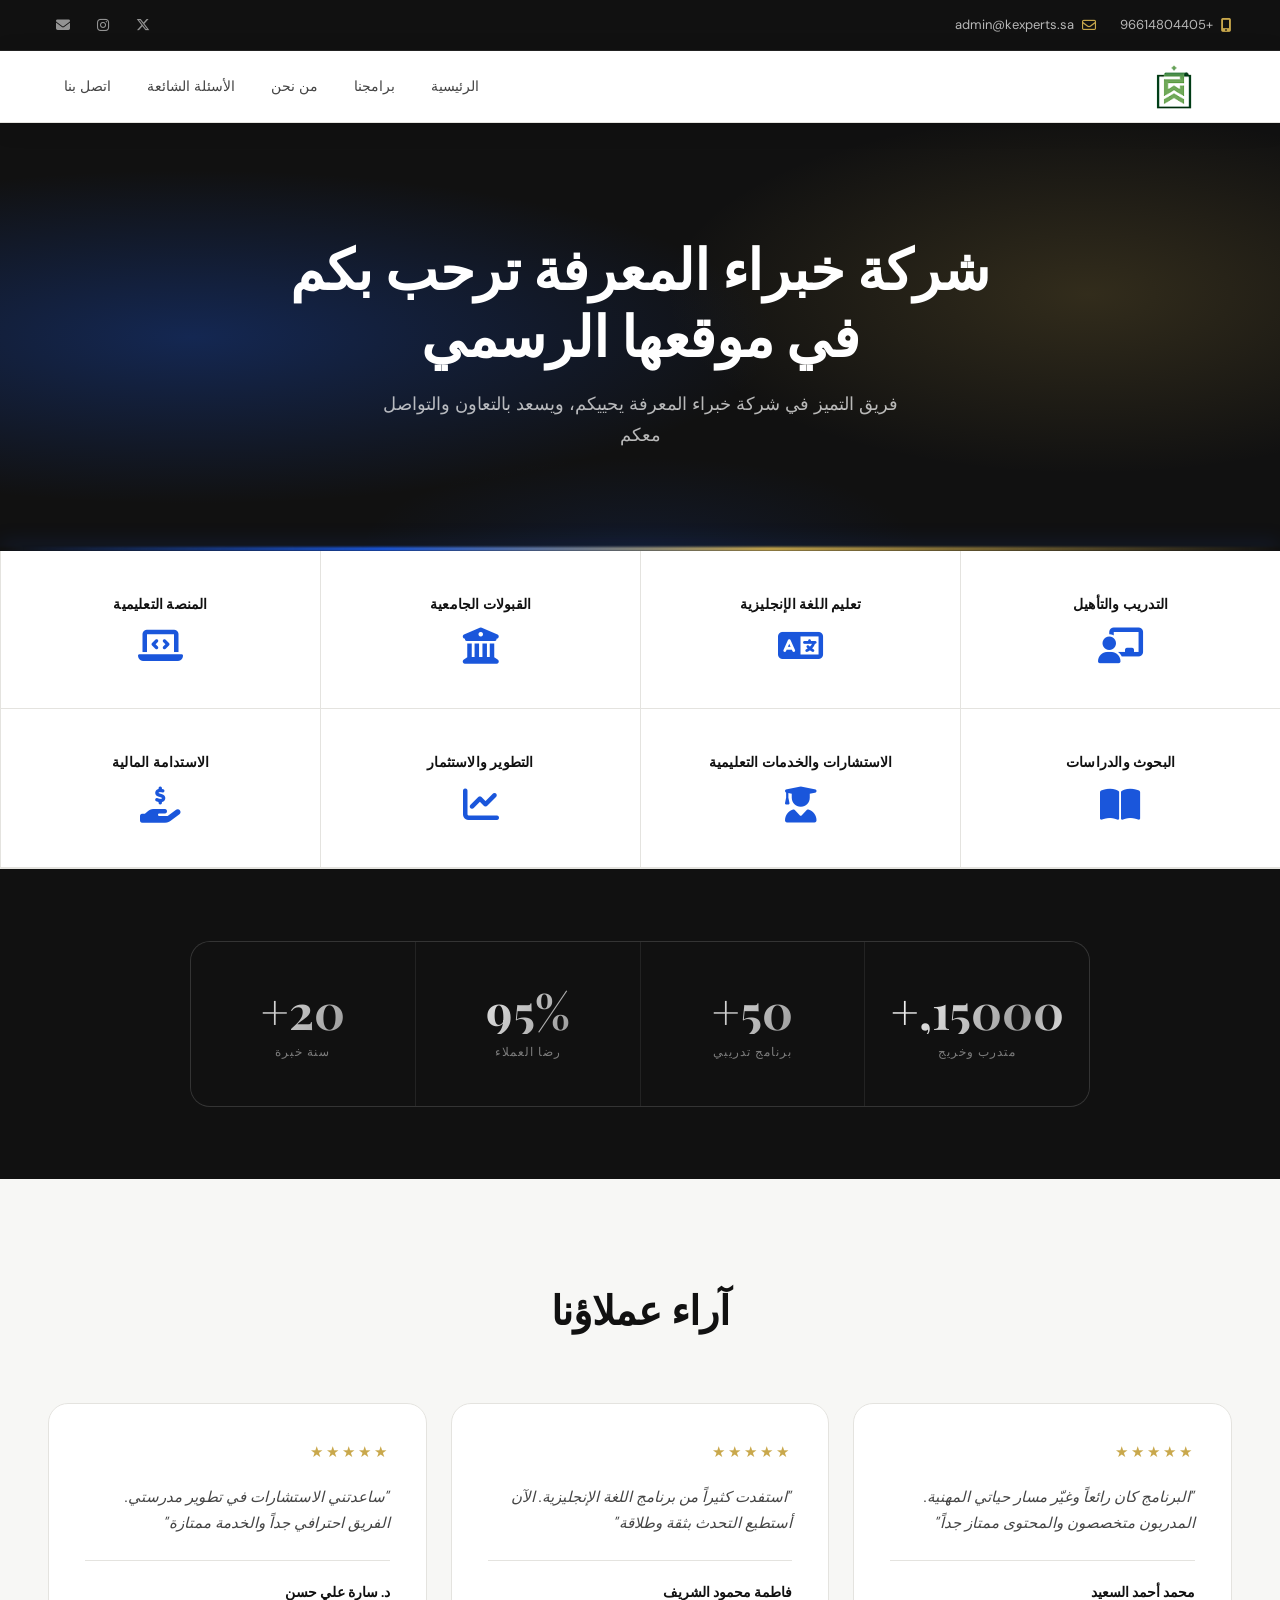
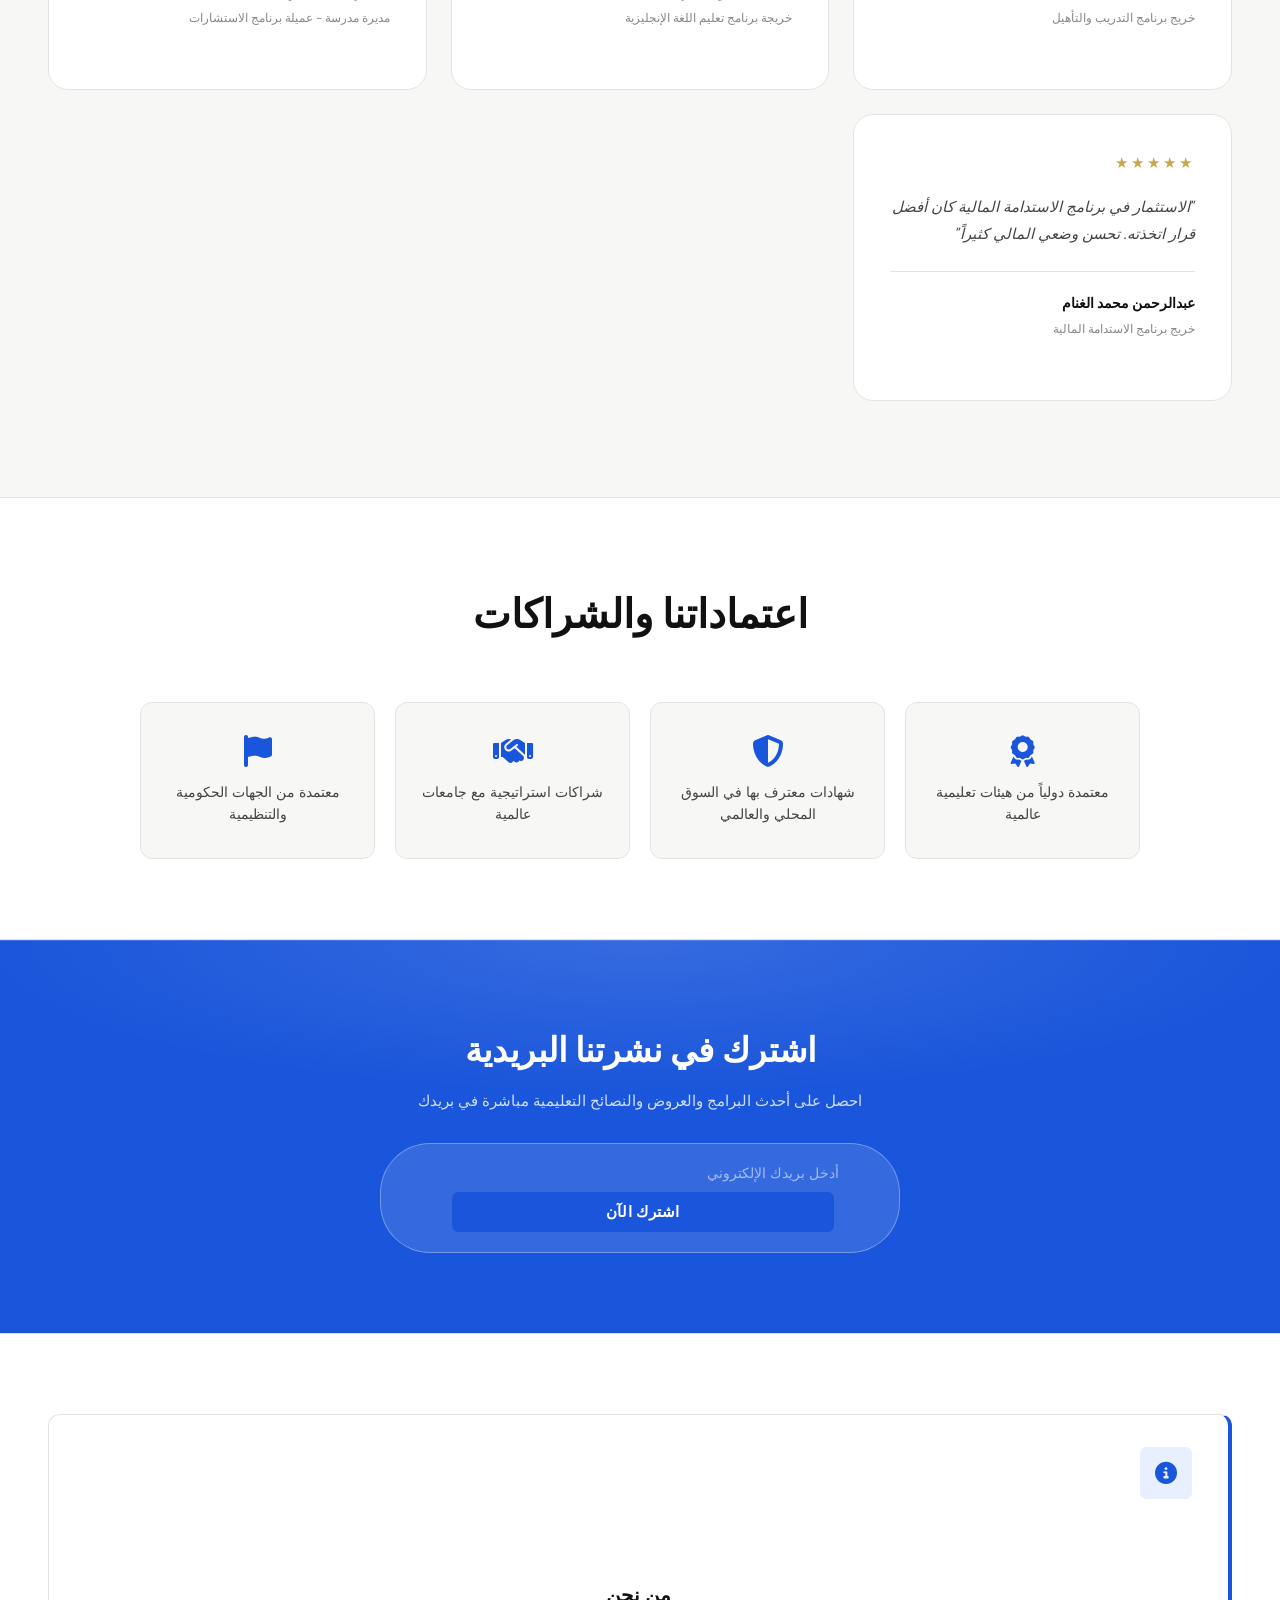
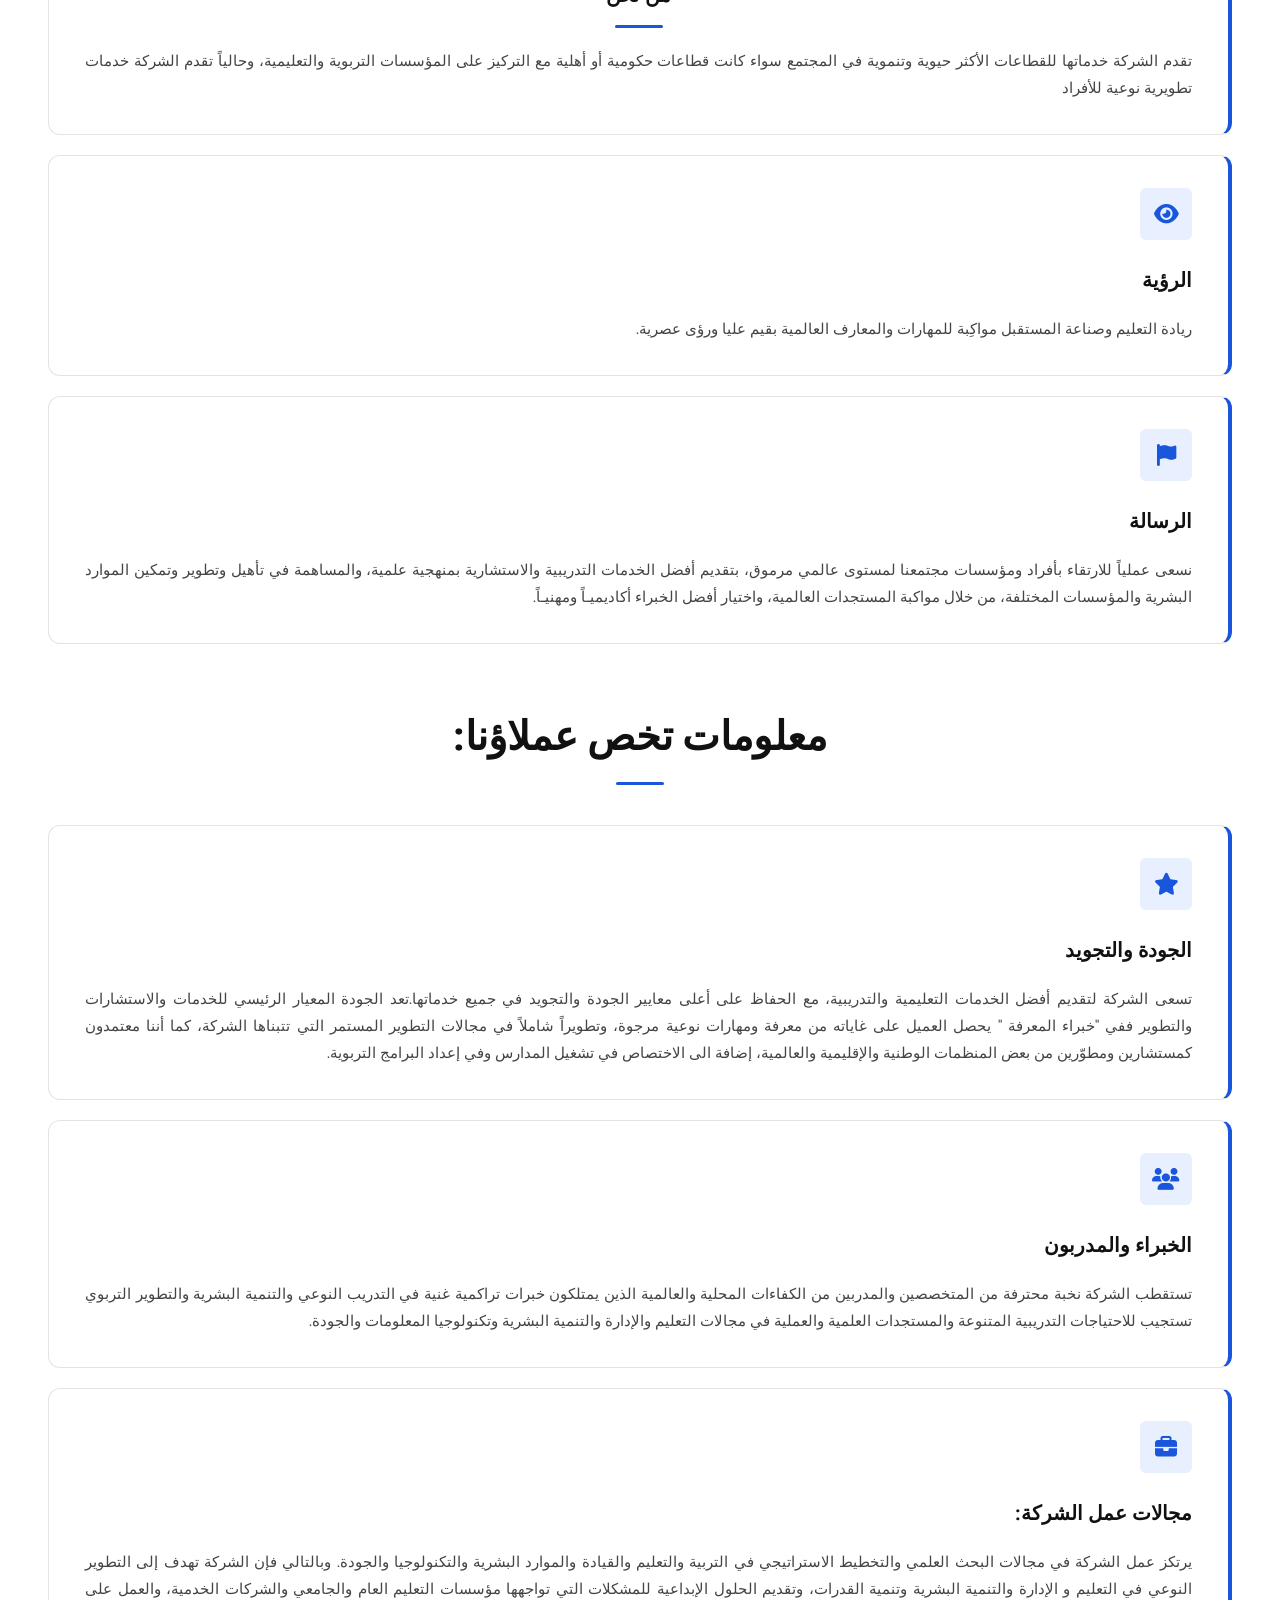
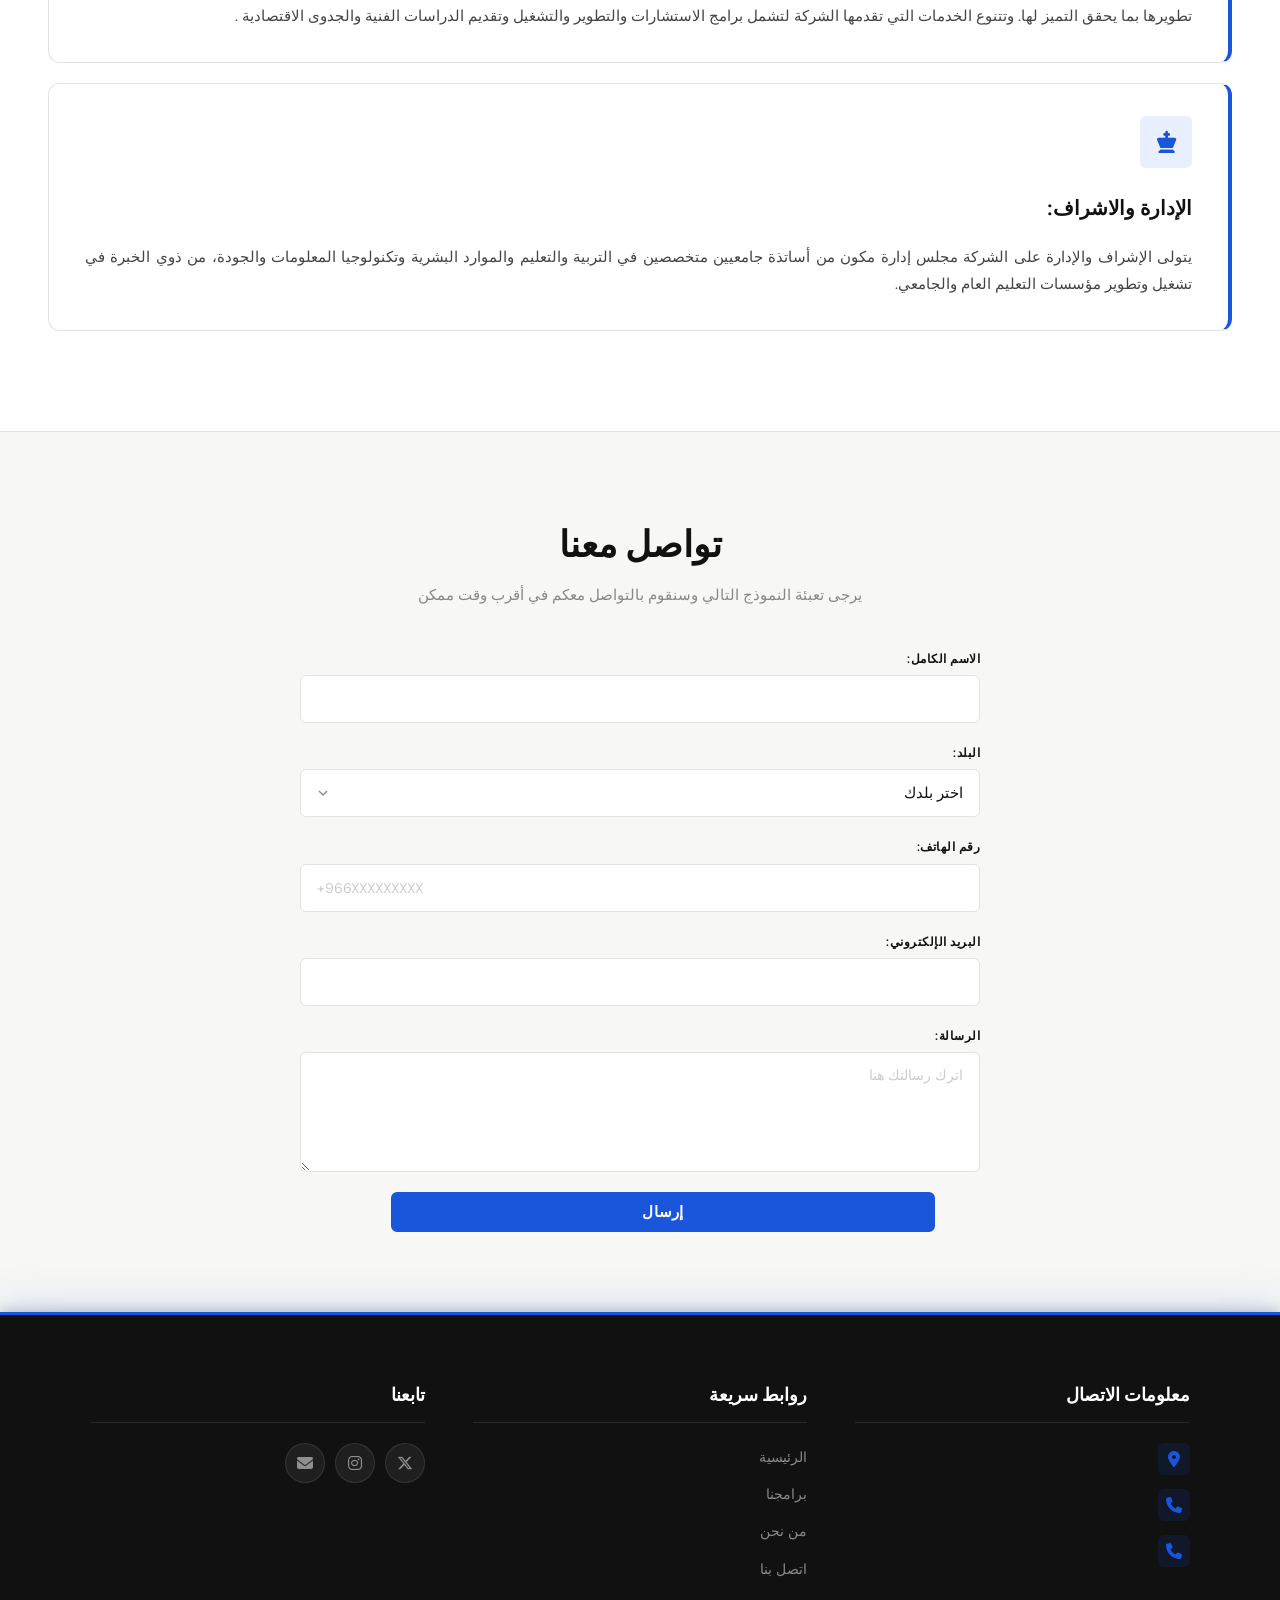
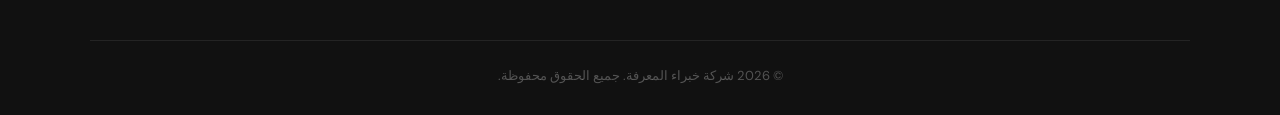
<file: index.html>
<!DOCTYPE html>
<html lang="ar" dir="rtl">

<head>
    <meta charset="UTF-8">
    <meta name="viewport" content="width=device-width, initial-scale=1.0">
    <meta name="description"
        content="شركة خبراء المعرفة - تدريب واستشارات تعليمية متخصصة. برامج دراسات وتطوير مهارات في التعليم والتدريب والاستثمار والاستدامة المالية.">
    <meta name="keywords" content="تدريب, تعليم, استشارات, برامج تدريبية, تطوير مهارات, خبراء المعرفة">
    <meta name="author" content="شركة خبراء المعرفة">
    <title>شركة خبراء المعرفة </title>

    <link rel="stylesheet" href="https://cdnjs.cloudflare.com/ajax/libs/font-awesome/6.7.2/css/all.min.css">
    <link rel="stylesheet" href="site.css">

</head>

<body>
    <header>
        <div class="top">
            <div class="contant">
                <div class="moblie">
                    <a href="tel:+96614804405">
                        <i class="fa-solid fa-mobile-screen-button"></i>
                        +96614804405
                    </a>
                    <a href="mailto:admin@kexperts.sa">
                        <i class="fa-regular fa-envelope"></i>
                        admin@kexperts.sa
                    </a>
                </div>
                <div class="social">
                    <a href="https://x.com/Kexpertsa"><i class="fa-brands fa-x-twitter"></i></a>
                    <a href="https://www.instagram.com/kexperts.sa/"><i class="fa-brands fa-instagram"></i></a>
                    <a href="mailto:admin@kexperts.sa"><i class="fa-solid fa-envelope"></i></a>
                </div>
            </div>
        </div>
        <nav>
    <div class="logo">
        <img src="./photo/Knowledge Experts - Logo-02 (1).png" alt="photo">
        <div class="logo-text">
            <h2>شركة خبراء المعرفة </h2>
            <p>KNOWLEDGE EXPERTS COMPANY</p>
        </div>
    </div>

    <button class="mobile-menu-btn" id="mobile-toggle">
        <i class="fas fa-bars icon-bars"></i>
        <i class="fas fa-times icon-times"></i>
    </button>

    <ul id="nav-menu">
        <li><a href="#index">الرئيسية</a></li>
        <li><a href="#prog">برامجنا</a></li>
        <li><a href="#we">من نحن</a></li>
        <li><a href="faq.html">الأسئلة الشائعة</a></li>
        <li><a href="#contact">اتصل بنا</a></li>
    </ul>
</nav>
    </header>
    <section class="test" id="index">
        <div class="fon">
            <h1>شركة خبراء المعرفة ترحب بكم في موقعها الرسمي</h1>
            <p>فريق التميز في شركة خبراء المعرفة يحييكم، ويسعد بالتعاون والتواصل معكم</p>
        </div>
    </section>
    <section class="programs" id="prog">
        <a href="training.html" class="program theme-blue-1">
            <span>التدريب والتأهيل</span>
            <i class="fas fa-chalkboard-teacher"></i>
        </a>
        <a href="english.html" class="program theme-green-1">
            <span>تعليم اللغة الإنجليزية</span>
            <i class="fa-solid fa-language"></i>
        </a>
        <a href="university.html" class="program theme-purple-1">
            <span>القبولات الجامعية</span>
            <i class="fas fa-university"></i>
        </a>
        <a href="academy.html" class="program theme-orange-1">
            <span>المنصة التعليمية</span>
            <i class="fas fa-laptop-code"></i>
        </a>
        <a href="research.html" class="program theme-blue-2">
            <span>البحوث والدراسات</span>
            <i class="fas fa-book-open"></i>
        </a>
        <a href="consulting.html" class="program theme-green-2">
            <span>الاستشارات والخدمات التعليمية</span>
            <i class="fas fa-user-graduate"></i>
        </a>
        <a href="investment.html" class="program theme-purple-2">
            <span>التطوير والاستثمار</span>
            <i class="fas fa-chart-line"></i>
        </a>
        <a href="sustainability.html" class="program theme-orange-2">
            <span>الاستدامة المالية</span>
            <i class="fas fa-hand-holding-usd"></i>
        </a>
    </section>

    <section class="statistics">
        <div class="stats-container">
            <div class="stat-card">
                <div class="stat-number">15,000+</div>
                <p>متدرب وخريج</p>
            </div>
            <div class="stat-card">
                <div class="stat-number">50+</div>
                <p>برنامج تدريبي</p>
            </div>
            <div class="stat-card">
                <div class="stat-number">95%</div>
                <p>رضا العملاء</p>
            </div>
            <div class="stat-card">
                <div class="stat-number">20+</div>
                <p>سنة خبرة</p>
            </div>
        </div>
    </section>

    <section class="testimonials">
        <h2>آراء عملاؤنا</h2>
        <div class="testimonials-grid">
            <div class="testimonial-card">
                <div class="stars">★★★★★</div>
                <p>"البرنامج كان رائعاً وغيّر مسار حياتي المهنية. المدربون متخصصون والمحتوى ممتاز جداً"</p>
                <div class="testimonial-author">
                    <div class="author-info">
                        <h4>محمد أحمد السعيد</h4>
                        <p>خريج برنامج التدريب والتأهيل</p>
                    </div>
                </div>
            </div>

            <div class="testimonial-card">
                <div class="stars">★★★★★</div>
                <p>"استفدت كثيراً من برنامج اللغة الإنجليزية. الآن أستطيع التحدث بثقة وطلاقة"</p>
                <div class="testimonial-author">
                    <div class="author-info">
                        <h4>فاطمة محمود الشريف</h4>
                        <p>خريجة برنامج تعليم اللغة الإنجليزية</p>
                    </div>
                </div>
            </div>

            <div class="testimonial-card">
                <div class="stars">★★★★★</div>
                <p>"ساعدتني الاستشارات في تطوير مدرستي. الفريق احترافي جداً والخدمة ممتازة"</p>
                <div class="testimonial-author">
                    <div class="author-info">
                        <h4>د. سارة علي حسن</h4>
                        <p>مديرة مدرسة - عميلة برنامج الاستشارات</p>
                    </div>
                </div>
            </div>

            <div class="testimonial-card">
                <div class="stars">★★★★★</div>
                <p>"الاستثمار في برنامج الاستدامة المالية كان أفضل قرار اتخذته. تحسن وضعي المالي كثيراً"</p>
                <div class="testimonial-author">
                    <div class="author-info">
                        <h4>عبدالرحمن محمد الغنام</h4>
                        <p>خريج برنامج الاستدامة المالية</p>
                    </div>
                </div>
            </div>
        </div>
    </section>

    <section class="certifications">
        <h2>اعتماداتنا والشراكات</h2>
        <div class="certs-container">
            <div class="cert-item">
                <i class="fas fa-award"></i>
                <p>معتمدة دولياً من هيئات تعليمية عالمية</p>
            </div>
            <div class="cert-item">
                <i class="fas fa-shield-alt"></i>
                <p>شهادات معترف بها في السوق المحلي والعالمي</p>
            </div>
            <div class="cert-item">
                <i class="fas fa-handshake"></i>
                <p>شراكات استراتيجية مع جامعات عالمية</p>
            </div>
            <div class="cert-item">
                <i class="fas fa-flag"></i>
                <p>معتمدة من الجهات الحكومية والتنظيمية</p>
            </div>
        </div>
    </section>

    <section class="newsletter">
        <div class="newsletter-content">
            <h3>اشترك في نشرتنا البريدية</h3>
            <p>احصل على أحدث البرامج والعروض والنصائح التعليمية مباشرة في بريدك</p>
            <form class="newsletter-form">
                <input type="email" placeholder="أدخل بريدك الإلكتروني" required>
                <button type="submit">اشترك الآن</button>
            </form>
        </div>
    </section>

    <section class="info">
        <div class="about">
            <div class="about-image">
                <i class="fas fa-info-circle"></i>
            </div>
            <h2 class="main ii" id="we">من نحن</h2>
            <p>تقدم الشركة خدماتها للقطاعات الأكثر حيوية وتنموية في المجتمع سواء كانت قطاعات حكومية أو أهلية مع
                التركيز
                على المؤسسات التربوية والتعليمية، وحالياً تقدم الشركة خدمات تطويرية نوعية للأفراد</p>
        </div>
        <div class="about">
            <div class="about-image">
                <i class="fas fa-eye"></i>
            </div>
            <h2>الرؤية</h2>
            <p>ريادة التعليم وصناعة المستقبل مواكِبة للمهارات والمعارف العالمية بقيم عليا ورؤى عصرية.</p>
        </div>
        <div class="about">
            <div class="about-image">
                <i class="fas fa-flag"></i>
            </div>
            <h2>الرسالة</h2>
            <p>نسعى عملياً للارتقاء بأفراد ومؤسسات مجتمعنا لمستوى عالمي مرموق، بتقديم أفضل الخدمات التدريبية
                والاستشارية
                بمنهجية علمية، والمساهمة في تأهيل وتطوير وتمكين الموارد البشرية والمؤسسات المختلفة، من خلال
                مواكبة
                المستجدات العالمية، واختيار أفضل الخبراء أكاديميـاً ومهنيـاً.
            </p>
        </div>
        <h2 class="main i">معلومات تخص عملاؤنا:
        </h2>
        <div class="about">
            <div class="about-image">
                <i class="fas fa-star"></i>
            </div>
            <h2>الجودة والتجويد
            </h2>
            <p>تسعى الشركة لتقديم أفضل الخدمات التعليمية والتدريبية، مع الحفاظ على أعلى معايير الجودة والتجويد
                في
                جميع
                خدماتها.تعد الجودة المعيار الرئيسي للخدمات والاستشارات والتطوير ففي "خبراء المعرفة " يحصل العميل
                على
                غاياته من معرفة ومهارات نوعية مرجوة، وتطويراً شاملاً في مجالات التطوير المستمر التي تتبناها
                الشركة،
                كما
                أننا معتمدون كمستشارين ومطوّرين من بعض المنظمات الوطنية والإقليمية والعالمية، إضافة الى الاختصاص
                في
                تشغيل المدارس وفي إعداد البرامج التربوية.
            </p>
        </div>
        <div class="about">
            <div class="about-image">
                <i class="fas fa-users"></i>
            </div>
            <h2>الخبراء والمدربون
            </h2>
            <p>تستقطب الشركة نخبة محترفة من المتخصصين والمدربين من الكفاءات المحلية والعالمية الذين يمتلكون
                خبرات
                تراكمية غنية في التدريب النوعي والتنمية البشرية والتطوير التربوي تستجيب للاحتياجات التدريبية
                المتنوعة
                والمستجدات العلمية والعملية في مجالات التعليم والإدارة والتنمية البشرية وتكنولوجيا المعلومات
                والجودة.
            </p>
        </div>
        <div class="about">
            <div class="about-image">
                <i class="fas fa-briefcase"></i>
            </div>
            <h2>مجالات عمل الشركة:
            </h2>
            <p>يرتكز عمل الشركة في مجالات البحث العلمي والتخطيط الاستراتيجي في التربية والتعليم والقيادة
                والموارد
                البشرية والتكنولوجيا والجودة. وبالتالي فإن الشركة تهدف إلى التطوير النوعي في التعليم و الإدارة
                والتنمية
                البشرية وتنمية القدرات، وتقديم الحلول الإبداعية للمشكلات التي تواجهها مؤسسات التعليم العام
                والجامعي
                والشركات الخدمية، والعمل على تطويرها بما يحقق التميز لها. وتتنوع الخدمات التي تقدمها الشركة
                لتشمل
                برامج
                الاستشارات والتطوير والتشغيل وتقديم الدراسات الفنية والجدوى الاقتصادية .
            </p>
        </div>
        <div class="about">
            <div class="about-image">
                <i class="fas fa-chess-king"></i>
            </div>
            <h2>الإدارة والاشراف:
            </h2>
            <p>يتولى الإشراف والإدارة على الشركة مجلس إدارة مكون من أساتذة جامعيين متخصصين في التربية والتعليم
                والموارد
                البشرية وتكنولوجيا المعلومات والجودة، من ذوي الخبرة في تشغيل وتطوير مؤسسات التعليم العام
                والجامعي.
            </p>
        </div>
    </section>
    <section class="conatiner">
        <div class="chat">
            <h2>تواصل معنا</h2>
            <p>يرجى تعبئة النموذج التالي وسنقوم بالتواصل معكم في أقرب وقت ممكن</p>
        </div>
        <form action="" id="contact">

            <div class="group">
                <label for="name">الاسم الكامل:</label>
                <input type="text" id="name" name="name" required>

            </div>

            <div class="group">
                <label for="country">البلد:</label>
                <select id="country" name="country" required>
                    <option value="">اختر بلدك </option>
                    <option value="sa">المملكة العربية السعودية</option>
                    <option value="ae">الإمارات العربية المتحدة</option>
                    <option value="eg">مصر</option>
                    <option value="kw">الكويت</option>
                    <option value="bh">البحرين</option>
                    <option value="om">عمان</option>
                    <option value="qa">قطر</option>
                    <option value="other">دولة أخرى</option>
                </select>
            </div>

            <div class="group">
                <label for="phone">رقم الهاتف:</label>
                <input type="tel" id="phone" name="phone" placeholder="+966XXXXXXXXX">
            </div>

            <div class="group">
                <label for="email">البريد الإلكتروني:</label>
                <input type="email" id="email" name="email" required>
            </div>

            <div class="group">
                <label for="message">الرسالة:</label>
                <textarea id="message" name="message" rows="4" placeholder="اترك رسالتك هنا"></textarea>
            </div>

            <button type="submit">إرسال</button>
        </form>
    </section>


    <footer class="footer">
        <div class="footer-content">

            <div class="footer-section footer-contact">
                <h3>معلومات الاتصال</h3>

                <a href="https://goo.gl/j9K21F" class="contact-icon" title="الموقع">
                    <i class="fas fa-map-marker-alt"></i>
                    <span class="contact-text">7548 شارع حزام ابن عوف 2627 حي وادي مذينب 42364 المدينة المنورة</span>
                </a>

                <a href="tel:+96614804405" class="contact-icon" title="رقم الهاتف 1">
                    <i class="fas fa-phone"></i>
                    <span class="contact-text">966148404405+</span>
                </a>

                <a href="tel:+966123456789" class="contact-icon" title="رقم الهاتف 2">
                    <i class="fas fa-phone"></i>
                    <span class="contact-text">966500552934+</span>
                </a>
            </div>


            <div class="footer-section footer-menu">
                <h3>روابط سريعة</h3>
                <ul>
                    <li><a href="#index">الرئيسية</a></li>
                    <li><a href="#prog">برامجنا</a></li>
                    <li><a href="#we">من نحن</a></li>
                    <li><a href="#contact">اتصل بنا</a></li>
                </ul>
            </div>


            <div class="footer-section footer-social">
                <h3>تابعنا</h3>
                <div class="social-links">
                    <a href="https://x.com/Kexpertsa" title="تويتر">
                        <i class="fab fa-x-twitter"></i>
                    </a>
                    <a href="https://www.instagram.com/kexperts.sa/" title="انستجرام">
                        <i class="fab fa-instagram"></i>
                    </a>
                    <a href="mailto:admin@kexperts.sa" title="بريد إلكتروني">
                        <i class="fas fa-envelope"></i>
                    </a>
                </div>
            </div>
        </div>


        <div class="footer-bottom">
            <p>&copy; 2026 شركة خبراء المعرفة. جميع الحقوق محفوظة.</p>
        </div>
    </footer>

    <script src="script.js"></script>
</body>

</html>
</file>
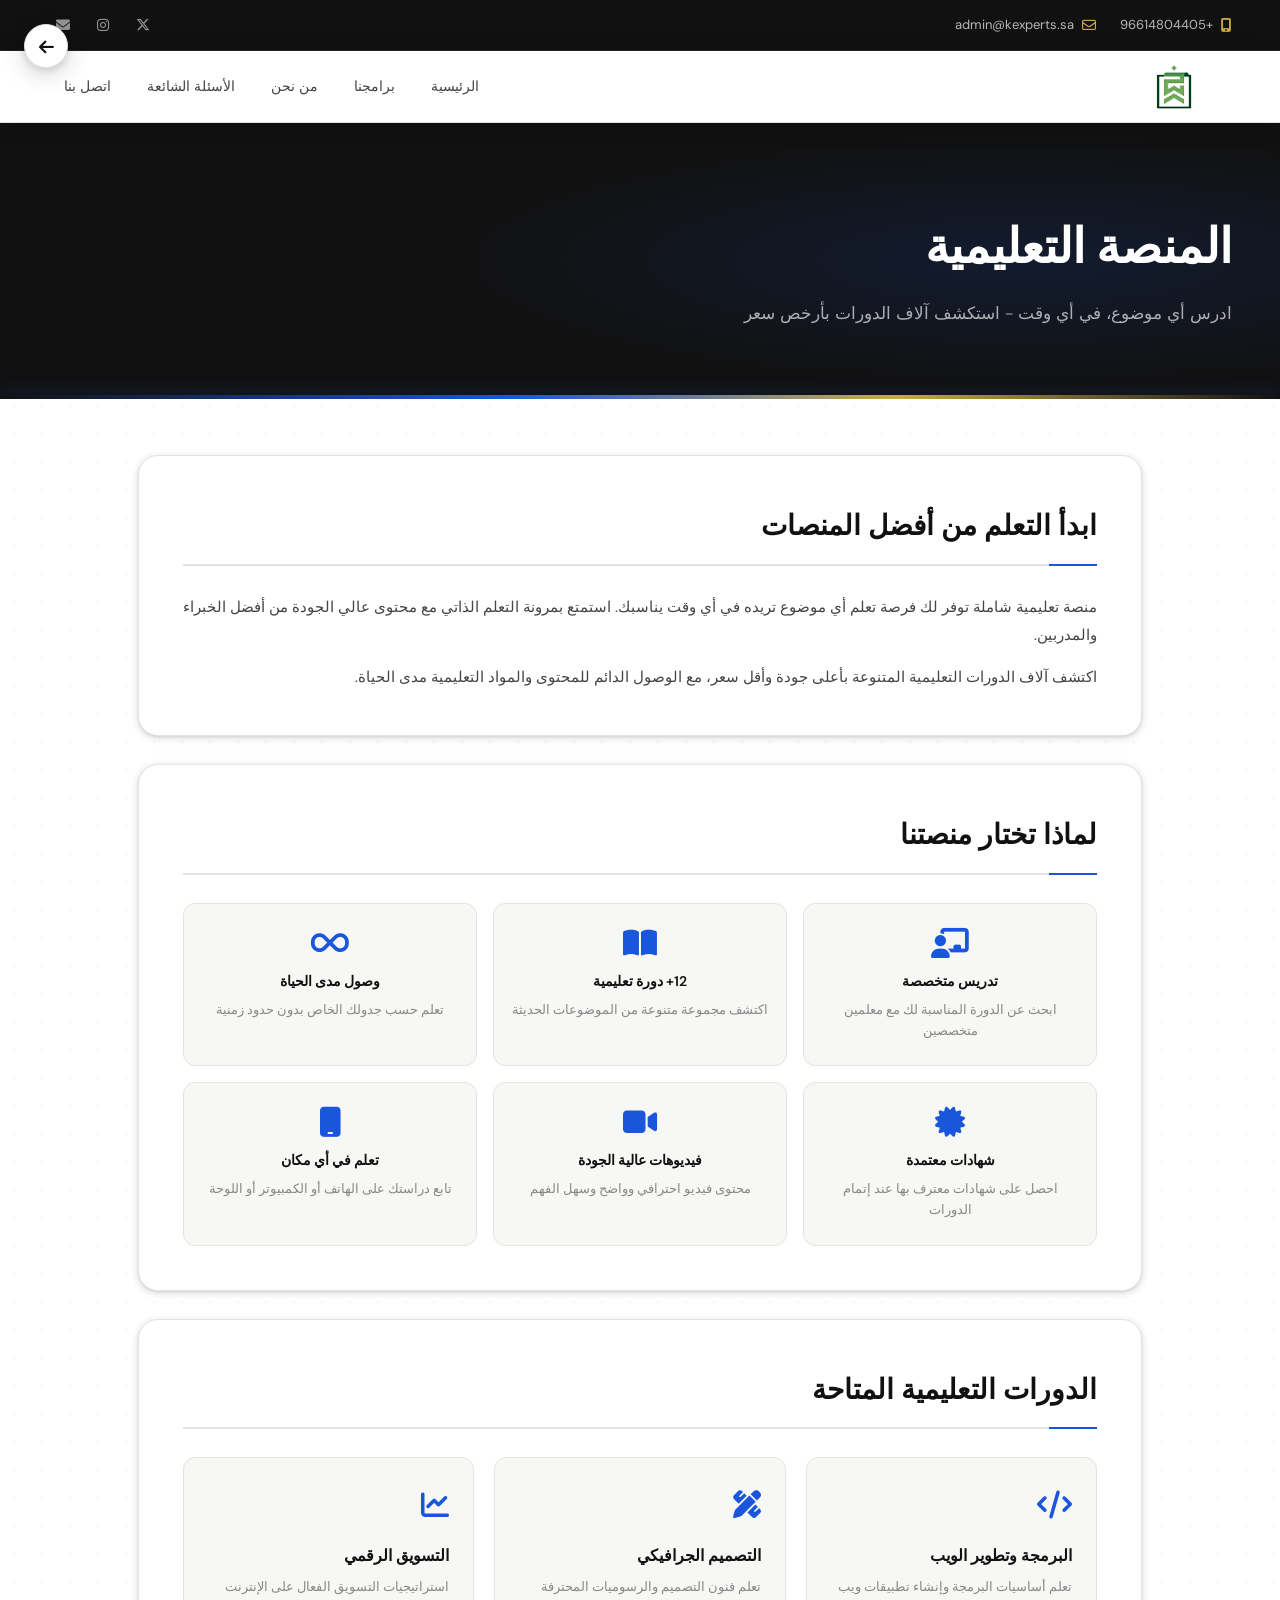
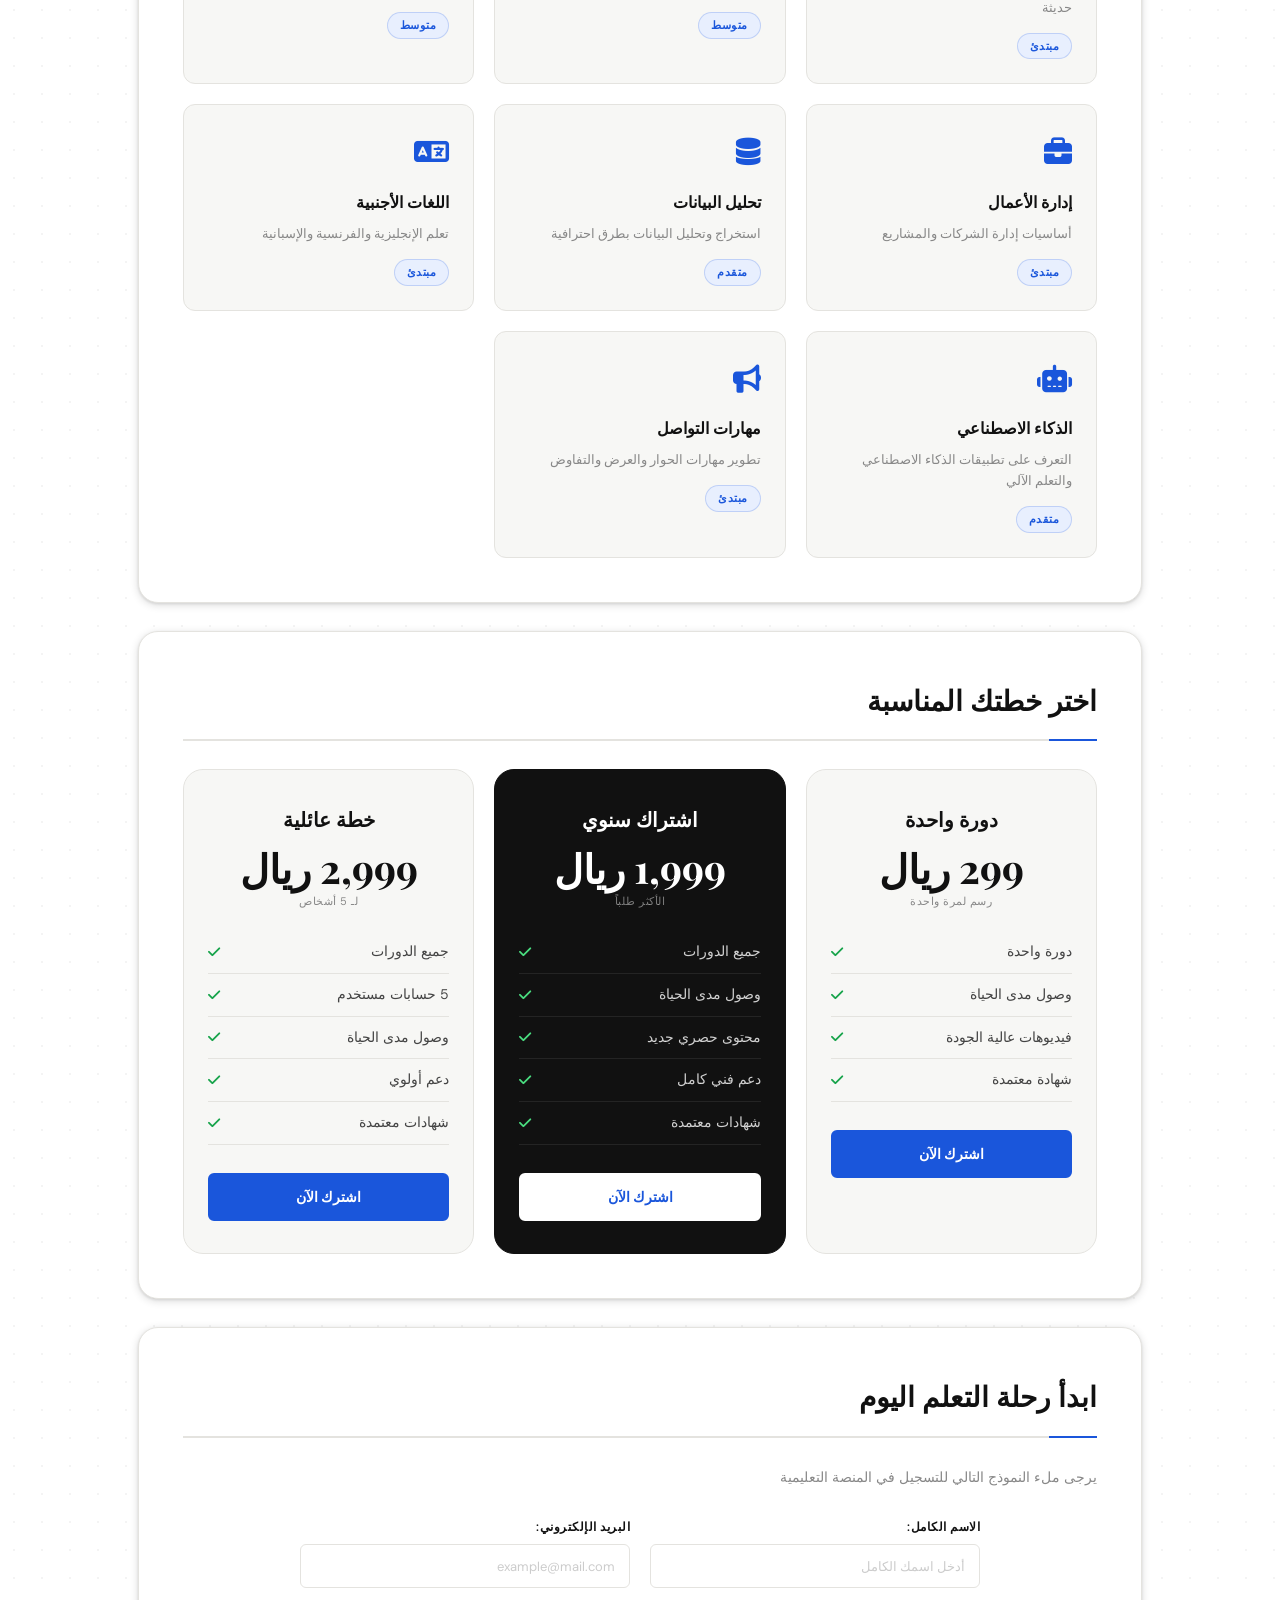
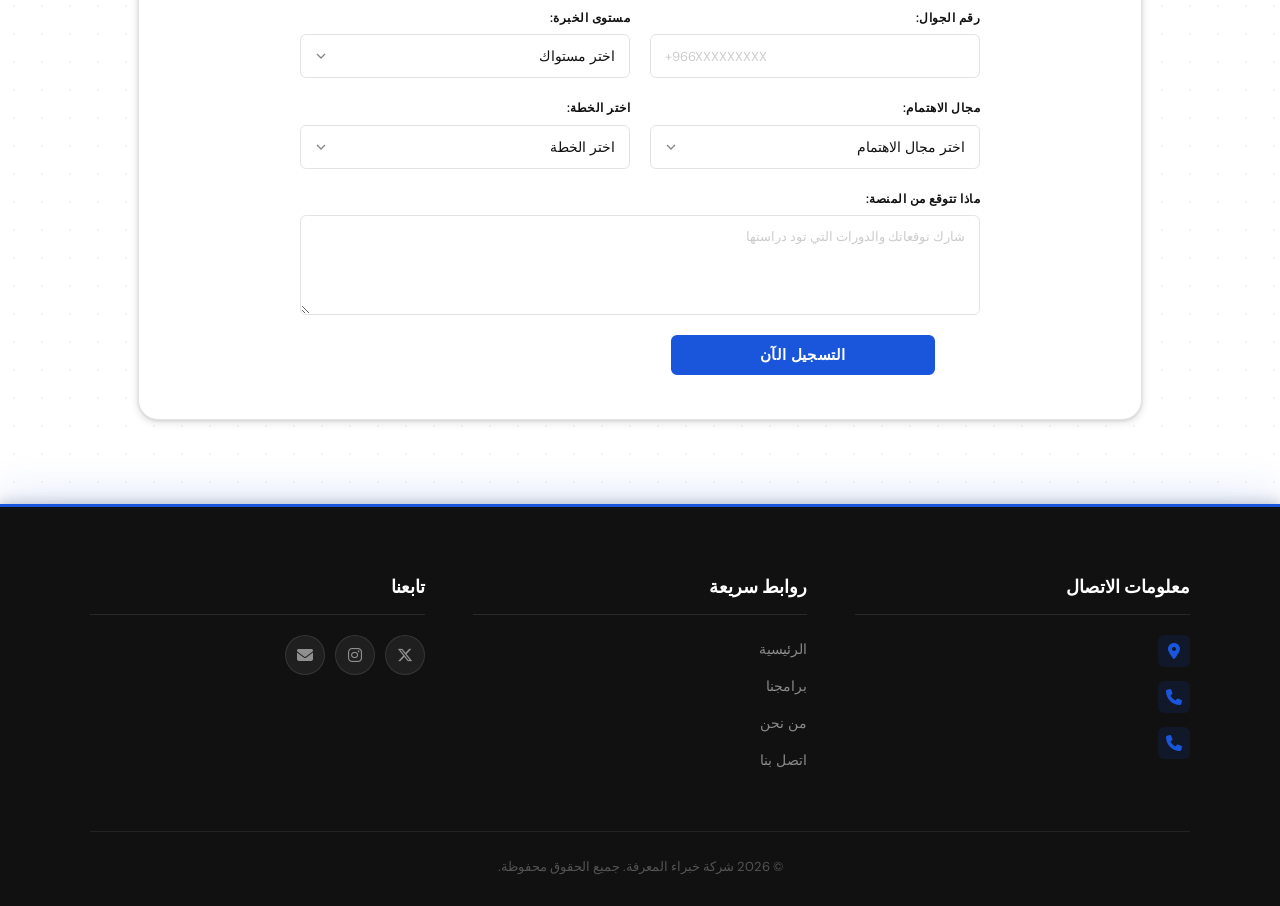
<file: academy.html>
<!DOCTYPE html>
<html lang="ar" dir="rtl">
<head>
    <meta charset="UTF-8">
    <meta name="viewport" content="width=device-width, initial-scale=1.0">
    <title>المنصة التعليمية - شركة خبراء المعرفة</title>
    <link rel="stylesheet" href="https://cdnjs.cloudflare.com/ajax/libs/font-awesome/6.7.2/css/all.min.css">
    <link rel="stylesheet" href="site.css">
</head>
<body>
    <header>
        <div class="top">
            <div class="contant">
                <div class="moblie">
                    <a href="tel:+96614804405">
                        <i class="fa-solid fa-mobile-screen-button"></i>
                        +96614804405
                    </a>
                    <a href="mailto:admin@kexperts.sa">
                        <i class="fa-regular fa-envelope"></i>
                        admin@kexperts.sa
                    </a>
                </div>
                <div class="social">
                    <a href="https://x.com/Kexpertsa"><i class="fa-brands fa-x-twitter"></i></a>
                    <a href="https://www.instagram.com/kexperts.sa/"><i class="fa-brands fa-instagram"></i></a>
                    <a href="mailto:admin@kexperts.sa"><i class="fa-solid fa-envelope"></i></a>
                </div>
            </div>
        </div>
        <nav>
            <div class="logo">
                <img src="./photo/Knowledge Experts - Logo-02 (1).png" alt="شركة خبراء المعرفة">
                <div class="logo-text">
                    <h2>شركة خبراء المعرفة</h2>
                    <p>KNOWLEDGE EXPERTS COMPANY</p>
                    <p>تعليم - تدريب - تطوير - تقنية - استشارات</p>
                </div>
            </div>

            <button class="mobile-menu-btn" id="mobile-toggle" aria-label="فتح القائمة">
                <i class="fas fa-bars icon-bars"></i>
                <i class="fas fa-times icon-times"></i>
            </button>
            <ul id="nav-menu">
                <li><a href="index.html#index">الرئيسية</a></li>
                <li><a href="index.html#prog">برامجنا</a></li>
                <li><a href="index.html#we">من نحن</a></li>
                <li><a href="faq.html">الأسئلة الشائعة</a></li>
                <li><a href="index.html#contact">اتصل بنا</a></li>
            </ul>
        </nav>
    </header>

    <a href="index.html#prog" class="back-btn" title="العودة">
        <i class="fas fa-arrow-left"></i>
    </a>

    <div class="program-page-hero">
        <h1>المنصة التعليمية</h1>
        <p>ادرس أي موضوع، في أي وقت - استكشف آلاف الدورات بأرخص سعر</p>
    </div>

    <div class="program-page-container">
        <div class="program-description">
            <h2>ابدأ التعلم من أفضل المنصات</h2>
            <p>منصة تعليمية شاملة توفر لك فرصة تعلم أي موضوع تريده في أي وقت يناسبك. استمتع بمرونة التعلم الذاتي مع محتوى عالي الجودة من أفضل الخبراء والمدربين.</p>
            <p>اكتشف آلاف الدورات التعليمية المتنوعة بأعلى جودة وأقل سعر، مع الوصول الدائم للمحتوى والمواد التعليمية مدى الحياة.</p>
        </div>

        <div class="features-section">
            <h2>لماذا تختار منصتنا</h2>
            <div class="features-grid">
                <div class="feature-item">
                    <i class="fas fa-chalkboard-user"></i>
                    <h3>تدريس متخصصة</h3>
                    <p>ابحث عن الدورة المناسبة لك مع معلمين متخصصين</p>
                </div>
                <div class="feature-item">
                    <i class="fas fa-book-open"></i>
                    <h3>12+ دورة تعليمية</h3>
                    <p>اكتشف مجموعة متنوعة من الموضوعات الحديثة</p>
                </div>
                <div class="feature-item">
                    <i class="fas fa-infinity"></i>
                    <h3>وصول مدى الحياة</h3>
                    <p>تعلم حسب جدولك الخاص بدون حدود زمنية</p>
                </div>
                <div class="feature-item">
                    <i class="fas fa-certificate"></i>
                    <h3>شهادات معتمدة</h3>
                    <p>احصل على شهادات معترف بها عند إتمام الدورات</p>
                </div>
                <div class="feature-item">
                    <i class="fas fa-video"></i>
                    <h3>فيديوهات عالية الجودة</h3>
                    <p>محتوى فيديو احترافي وواضح وسهل الفهم</p>
                </div>
                <div class="feature-item">
                    <i class="fas fa-mobile"></i>
                    <h3>تعلم في أي مكان</h3>
                    <p>تابع دراستك على الهاتف أو الكمبيوتر أو اللوحة</p>
                </div>
            </div>
        </div>

        <div class="courses-section">
            <h2>الدورات التعليمية المتاحة</h2>
            <div class="courses-grid">
                <div class="course-card">
                    <div class="course-icon"><i class="fas fa-code"></i></div>
                    <h3>البرمجة وتطوير الويب</h3>
                    <p>تعلم أساسيات البرمجة وإنشاء تطبيقات ويب حديثة</p>
                    <span class="course-badge">مبتدئ</span>
                </div>
                <div class="course-card">
                    <div class="course-icon"><i class="fas fa-pencil-ruler"></i></div>
                    <h3>التصميم الجرافيكي</h3>
                    <p>تعلم فنون التصميم والرسوميات المحترفة</p>
                    <span class="course-badge">متوسط</span>
                </div>
                <div class="course-card">
                    <div class="course-icon"><i class="fas fa-chart-line"></i></div>
                    <h3>التسويق الرقمي</h3>
                    <p>استراتيجيات التسويق الفعال على الإنترنت</p>
                    <span class="course-badge">متوسط</span>
                </div>
                <div class="course-card">
                    <div class="course-icon"><i class="fas fa-briefcase"></i></div>
                    <h3>إدارة الأعمال</h3>
                    <p>أساسيات إدارة الشركات والمشاريع</p>
                    <span class="course-badge">مبتدئ</span>
                </div>
                <div class="course-card">
                    <div class="course-icon"><i class="fas fa-database"></i></div>
                    <h3>تحليل البيانات</h3>
                    <p>استخراج وتحليل البيانات بطرق احترافية</p>
                    <span class="course-badge">متقدم</span>
                </div>
                <div class="course-card">
                    <div class="course-icon"><i class="fas fa-language"></i></div>
                    <h3>اللغات الأجنبية</h3>
                    <p>تعلم الإنجليزية والفرنسية والإسبانية</p>
                    <span class="course-badge">مبتدئ</span>
                </div>
                <div class="course-card">
                    <div class="course-icon"><i class="fas fa-robot"></i></div>
                    <h3>الذكاء الاصطناعي</h3>
                    <p>التعرف على تطبيقات الذكاء الاصطناعي والتعلم الآلي</p>
                    <span class="course-badge">متقدم</span>
                </div>
                <div class="course-card">
                    <div class="course-icon"><i class="fas fa-bullhorn"></i></div>
                    <h3>مهارات التواصل</h3>
                    <p>تطوير مهارات الحوار والعرض والتفاوض</p>
                    <span class="course-badge">مبتدئ</span>
                </div>
            </div>
        </div>

        <div class="pricing-section">
            <h2>اختر خطتك المناسبة</h2>
            <div class="pricing-grid">
                <div class="pricing-card">
                    <h3>دورة واحدة</h3>
                    <div class="price">299 ريال</div>
                    <div class="price-label">رسم لمرة واحدة</div>
                    <ul class="pricing-features">
                        <li>دورة واحدة <i class="fas fa-check"></i></li>
                        <li>وصول مدى الحياة <i class="fas fa-check"></i></li>
                        <li>فيديوهات عالية الجودة <i class="fas fa-check"></i></li>
                        <li>شهادة معتمدة <i class="fas fa-check"></i></li>
                    </ul>
                    <button class="pricing-btn">اشترك الآن</button>
                </div>
                <div class="pricing-card featured">
                    <h3>اشتراك سنوي</h3>
                    <div class="price">1,999 ريال</div>
                    <div class="price-label">الأكثر طلباً</div>
                    <ul class="pricing-features">
                        <li>جميع الدورات <i class="fas fa-check"></i></li>
                        <li>وصول مدى الحياة <i class="fas fa-check"></i></li>
                        <li>محتوى حصري جديد <i class="fas fa-check"></i></li>
                        <li>دعم فني كامل <i class="fas fa-check"></i></li>
                        <li>شهادات معتمدة <i class="fas fa-check"></i></li>
                    </ul>
                    <button class="pricing-btn">اشترك الآن</button>
                </div>
                <div class="pricing-card">
                    <h3>خطة عائلية</h3>
                    <div class="price">2,999 ريال</div>
                    <div class="price-label">لـ 5 أشخاص</div>
                    <ul class="pricing-features">
                        <li>جميع الدورات <i class="fas fa-check"></i></li>
                        <li>5 حسابات مستخدم <i class="fas fa-check"></i></li>
                        <li>وصول مدى الحياة <i class="fas fa-check"></i></li>
                        <li>دعم أولوي <i class="fas fa-check"></i></li>
                        <li>شهادات معتمدة <i class="fas fa-check"></i></li>
                    </ul>
                    <button class="pricing-btn">اشترك الآن</button>
                </div>
            </div>
        </div>

        <div class="form-section">
            <h2>ابدأ رحلة التعلم اليوم</h2>
            <p>يرجى ملء النموذج التالي للتسجيل في المنصة التعليمية</p>
            <form id="academyForm">
                <div class="form-grid">
                    <div class="form-group">
                        <label for="userName">الاسم الكامل:</label>
                        <input type="text" id="userName" name="name" placeholder="أدخل اسمك الكامل" required>
                    </div>
                    <div class="form-group">
                        <label for="userEmail">البريد الإلكتروني:</label>
                        <input type="email" id="userEmail" name="email" placeholder="example@mail.com" required>
                    </div>
                    <div class="form-group">
                        <label for="userPhone">رقم الجوال:</label>
                        <input type="tel" id="userPhone" name="phone" placeholder="+966XXXXXXXXX" required>
                    </div>
                    <div class="form-group">
                        <label for="userLevel">مستوى الخبرة:</label>
                        <select id="userLevel" name="level" required>
                            <option value="">اختر مستواك</option>
                            <option value="beginner">مبتدئ</option>
                            <option value="intermediate">متوسط</option>
                            <option value="advanced">متقدم</option>
                            <option value="expert">خبير</option>
                        </select>
                    </div>
                    <div class="form-group">
                        <label for="userInterest">مجال الاهتمام:</label>
                        <select id="userInterest" name="interest" required>
                            <option value="">اختر مجال الاهتمام</option>
                            <option value="programming">البرمجة</option>
                            <option value="design">التصميم</option>
                            <option value="marketing">التسويق</option>
                            <option value="business">الأعمال</option>
                            <option value="languages">اللغات</option>
                            <option value="other">أخرى</option>
                        </select>
                    </div>
                    <div class="form-group">
                        <label for="userPlan">اختر الخطة:</label>
                        <select id="userPlan" name="plan" required>
                            <option value="">اختر الخطة</option>
                            <option value="single">دورة واحدة (299 ريال)</option>
                            <option value="annual">اشتراك سنوي (1,999 ريال)</option>
                            <option value="family">خطة عائلية (2,999 ريال)</option>
                        </select>
                    </div>
                    <div class="form-group form-full">
                        <label for="userMessage">ماذا تتوقع من المنصة:</label>
                        <textarea id="userMessage" name="message" rows="4" placeholder="شارك توقعاتك والدورات التي تود دراستها"></textarea>
                    </div>
                    <button type="submit" class="submit-btn">التسجيل الآن</button>
                </div>
            </form>
        </div>
    </div>

    <footer class="footer">
        <div class="footer-content">
            <div class="footer-section footer-contact">
                <h3>معلومات الاتصال</h3>
                <a href="https://goo.gl/j9K21F" class="contact-icon" title="الموقع">
                    <i class="fas fa-map-marker-alt"></i>
                    <span class="contact-text">7548 شارع حزام ابن عوف 2627 حي وادي مذينب 42364 المدينة المنورة</span>
                </a>
                <a href="tel:+96614804405" class="contact-icon" title="الهاتف">
                    <i class="fas fa-phone"></i>
                    <span class="contact-text">966148404405+</span>
                </a>
                <a href="tel:+966500552934" class="contact-icon" title="الجوال">
                    <i class="fas fa-phone"></i>
                    <span class="contact-text">966500552934+</span>
                </a>
            </div>
            <div class="footer-section footer-menu">
                <h3>روابط سريعة</h3>
                <ul>
                    <li><a href="index.html#index">الرئيسية</a></li>
                    <li><a href="index.html#prog">برامجنا</a></li>
                    <li><a href="index.html#we">من نحن</a></li>
                    <li><a href="index.html#contact">اتصل بنا</a></li>
                </ul>
            </div>
            <div class="footer-section footer-social">
                <h3>تابعنا</h3>
                <div class="social-links">
                    <a href="https://x.com/Kexpertsa" title="تويتر"><i class="fab fa-x-twitter"></i></a>
                    <a href="https://www.instagram.com/kexperts.sa/" title="انستجرام"><i class="fab fa-instagram"></i></a>
                    <a href="mailto:admin@kexperts.sa" title="بريد إلكتروني"><i class="fas fa-envelope"></i></a>
                </div>
            </div>
        </div>
        <div class="footer-bottom">
            <p>&copy; 2026 شركة خبراء المعرفة. جميع الحقوق محفوظة.</p>
        </div>
    </footer>

    <script src="script.js"></script>
    <script>
        document.getElementById('academyForm').addEventListener('submit', function(e) {
            e.preventDefault();
            const fields = ['userName','userEmail','userPhone','userLevel','userInterest','userPlan'];
            for (const id of fields) {
                if (!document.getElementById(id).value.trim()) {
                    showNotification('الرجاء ملء جميع الحقول المطلوبة', 'error');
                    return;
                }
            }
            showNotification('تم تسجيلك بنجاح! سيتم إرسال تفاصيل الوصول إلى بريدك الإلكتروني', 'success');
            this.reset();
        });
    </script>
</body>
</html>
</file>
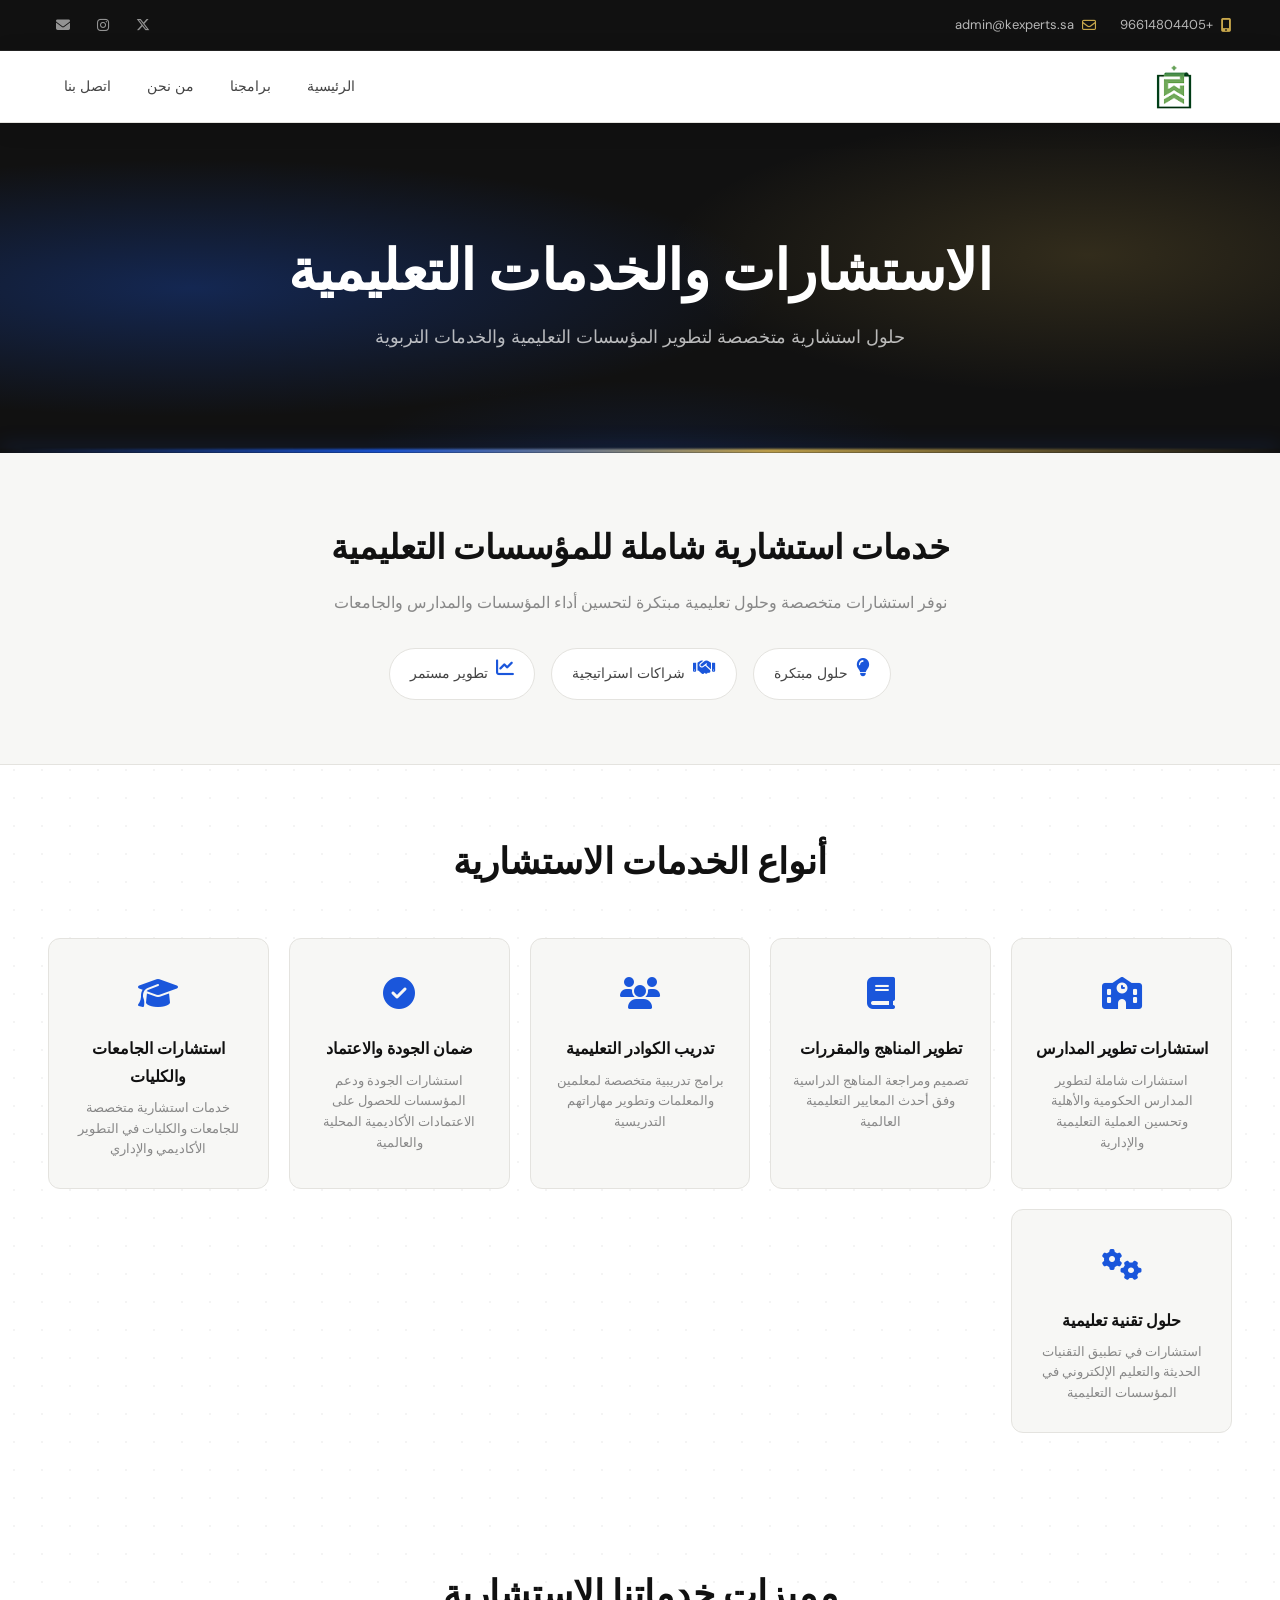
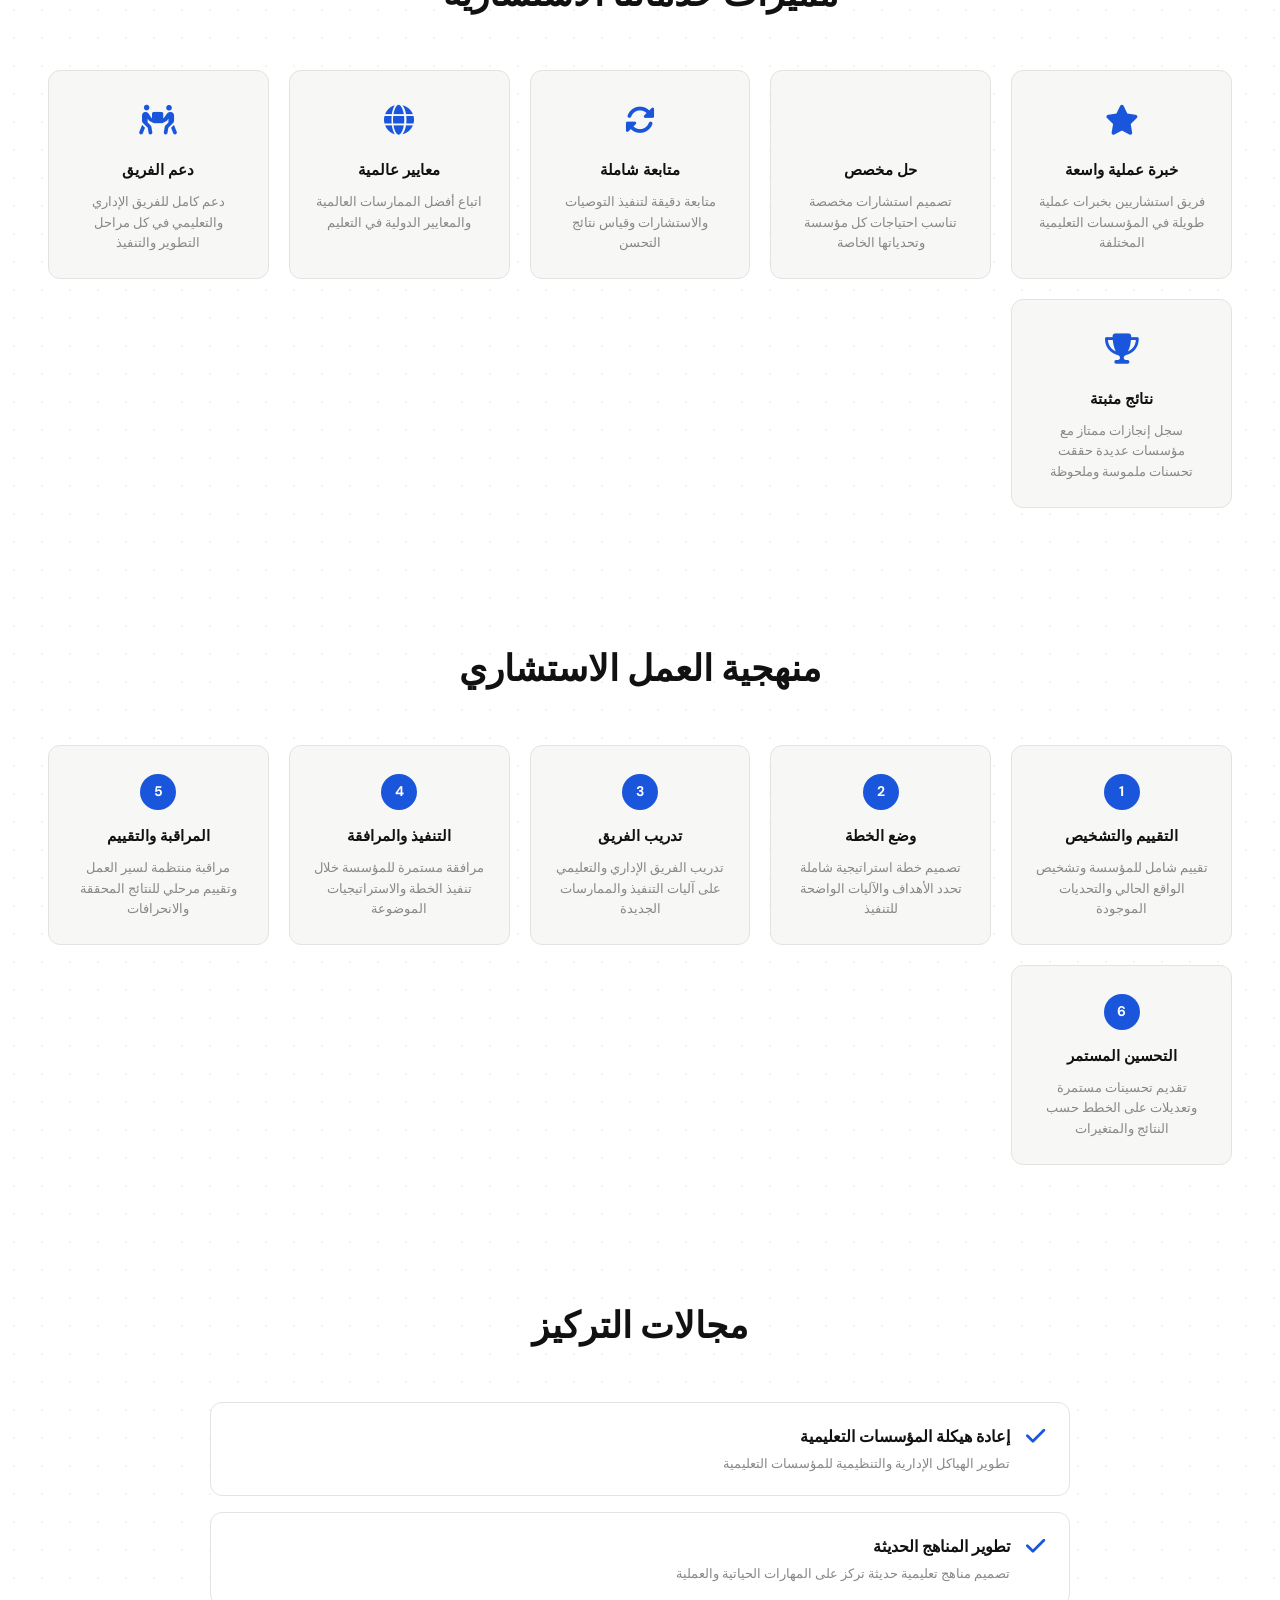
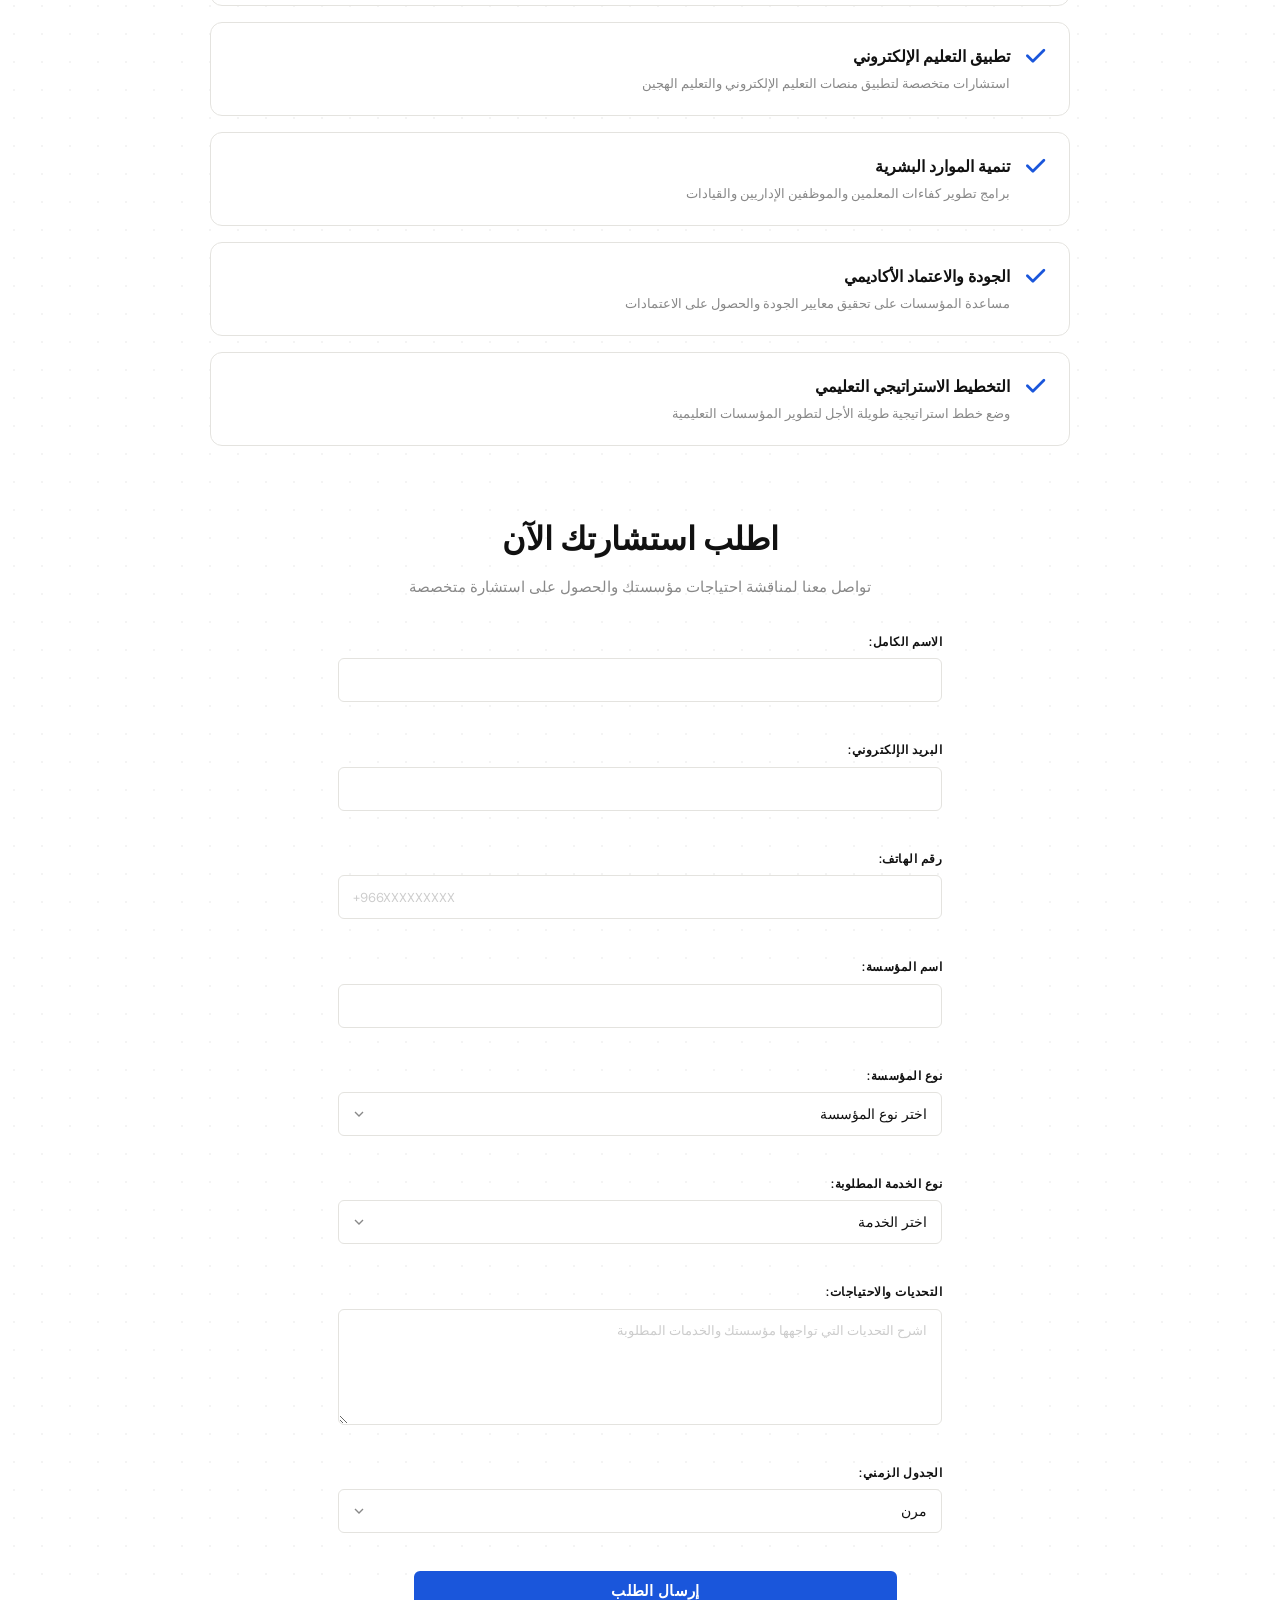
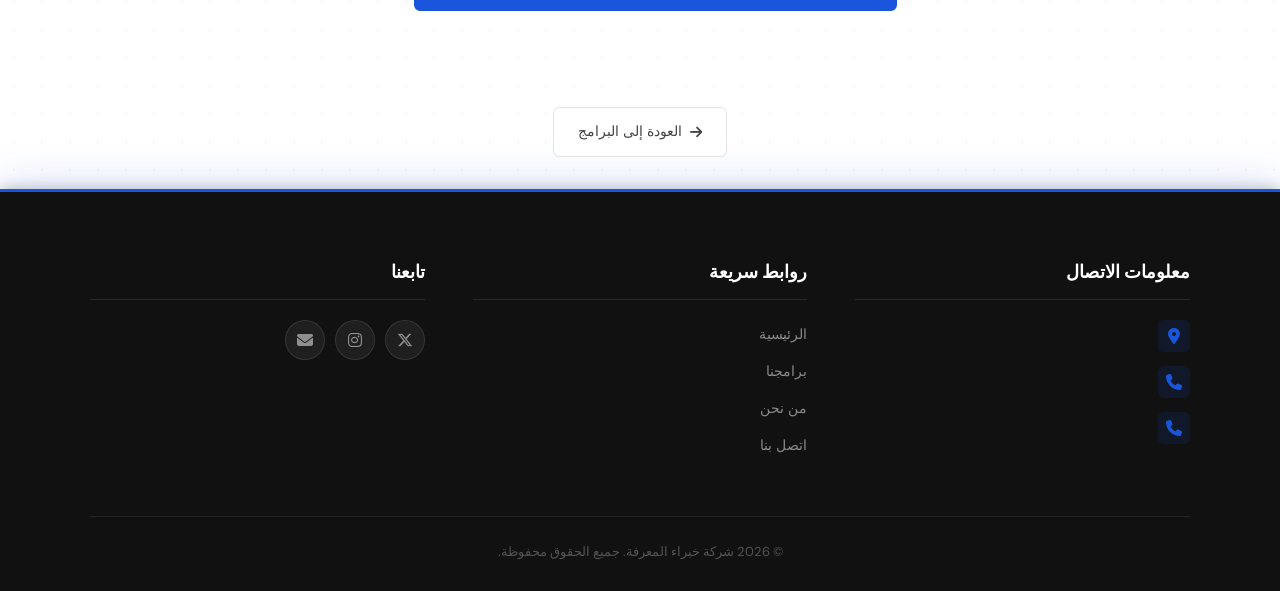
<file: consulting.html>
<!DOCTYPE html>
<html lang="ar" dir="rtl">

<head>
    <meta charset="UTF-8">
    <meta name="viewport" content="width=device-width, initial-scale=1.0">
    <title>الاستشارات والخدمات التعليمية - شركة خبراء المعرفة</title>
    <link rel="stylesheet" href="https://cdnjs.cloudflare.com/ajax/libs/font-awesome/6.7.2/css/all.min.css">
    <link rel="stylesheet" href="site.css">
</head>

<body>
    <header>
        <div class="top">
            <div class="contant">
                <div class="moblie">
                    <a href="tel:+96614804405">
                        <i class="fa-solid fa-mobile-screen-button"></i>
                        +96614804405
                    </a>
                    <a href="mailto:admin@kexperts.sa">
                        <i class="fa-regular fa-envelope"></i>
                        admin@kexperts.sa
                    </a>
                </div>
                <div class="social">
                    <a href="https://x.com/Kexpertsa"><i class="fa-brands fa-x-twitter"></i></a>
                    <a href="https://www.instagram.com/kexperts.sa/"><i class="fa-brands fa-instagram"></i></a>
                    <a href="mailto:admin@kexperts.sa"><i class="fa-solid fa-envelope"></i></a>
                </div>
            </div>
        </div>
        <nav>
            <div class="logo">
                <img src="./photo/Knowledge Experts - Logo-02 (1).png" alt="photo">
                <div class="logo-text">
                    <h2>شركة خبراء المعرفة </h2>
                    <p>KNOWLEDGE EXPERTS COMPANY</p>
                    <p>تعليم - تدريب - تطوير - تقنية - استشارات</p>
                </div>
            </div>

            <button class="mobile-menu-btn" id="mobile-toggle" aria-label="فتح القائمة">
                <i class="fas fa-bars icon-bars"></i>
                <i class="fas fa-times icon-times"></i>
            </button>
            <ul id="nav-menu">
                <li><a href="index.html#index">الرئيسية</a></li>
                <li><a href="index.html#prog">برامجنا</a></li>
                <li><a href="index.html#we">من نحن</a></li>
                <li><a href="index.html#contact">اتصل بنا</a></li>
            </ul>
        </nav>
    </header>

    <section class="test" id="index">
        <div class="fon">
            <h1>الاستشارات والخدمات التعليمية</h1>
            <p>حلول استشارية متخصصة لتطوير المؤسسات التعليمية والخدمات التربوية</p>
        </div>
    </section>

    <section class="consulting-hero theme-green-2">
        <div class="hero-content">
            <h2>خدمات استشارية شاملة للمؤسسات التعليمية</h2>
            <p>نوفر استشارات متخصصة وحلول تعليمية مبتكرة لتحسين أداء المؤسسات والمدارس والجامعات</p>
            <div class="hero-features">
                <div class="feature-item">
                    <i class="fas fa-lightbulb"></i>
                    <span>حلول مبتكرة</span>
                </div>
                <div class="feature-item">
                    <i class="fas fa-handshake"></i>
                    <span>شراكات استراتيجية</span>
                </div>
                <div class="feature-item">
                    <i class="fas fa-chart-line"></i>
                    <span>تطوير مستمر</span>
                </div>
            </div>
        </div>
    </section>

    <section class="services-types">
        <h2>أنواع الخدمات الاستشارية</h2>
        <div class="services-grid">
            <div class="service-card">
                <div class="service-icon">
                    <i class="fas fa-school"></i>
                </div>
                <h3>استشارات تطوير المدارس</h3>
                <p>استشارات شاملة لتطوير المدارس الحكومية والأهلية وتحسين العملية التعليمية والإدارية</p>
            </div>

            <div class="service-card">
                <div class="service-icon">
                    <i class="fas fa-book"></i>
                </div>
                <h3>تطوير المناهج والمقررات</h3>
                <p>تصميم ومراجعة المناهج الدراسية وفق أحدث المعايير التعليمية العالمية</p>
            </div>

            <div class="service-card">
                <div class="service-icon">
                    <i class="fas fa-users"></i>
                </div>
                <h3>تدريب الكوادر التعليمية</h3>
                <p>برامج تدريبية متخصصة لمعلمين والمعلمات وتطوير مهاراتهم التدريسية</p>
            </div>

            <div class="service-card">
                <div class="service-icon">
                    <i class="fas fa-check-circle"></i>
                </div>
                <h3>ضمان الجودة والاعتماد</h3>
                <p>استشارات الجودة ودعم المؤسسات للحصول على الاعتمادات الأكاديمية المحلية والعالمية</p>
            </div>

            <div class="service-card">
                <div class="service-icon">
                    <i class="fas fa-graduation-cap"></i>
                </div>
                <h3>استشارات الجامعات والكليات</h3>
                <p>خدمات استشارية متخصصة للجامعات والكليات في التطوير الأكاديمي والإداري</p>
            </div>

            <div class="service-card">
                <div class="service-icon">
                    <i class="fas fa-cogs"></i>
                </div>
                <h3>حلول تقنية تعليمية</h3>
                <p>استشارات في تطبيق التقنيات الحديثة والتعليم الإلكتروني في المؤسسات التعليمية</p>
            </div>
        </div>
    </section>

    <section class="consulting-benefits">
        <h2>مميزات خدماتنا الاستشارية</h2>
        <div class="benefits-grid">
            <div class="benefit-card">
                <div class="benefit-icon">
                    <i class="fas fa-star"></i>
                </div>
                <h3>خبرة عملية واسعة</h3>
                <p>فريق استشاريين بخبرات عملية طويلة في المؤسسات التعليمية المختلفة</p>
            </div>

            <div class="benefit-card">
                <div class="benefit-icon">
                    <i class="fas fa-target"></i>
                </div>
                <h3>حل مخصص</h3>
                <p>تصميم استشارات مخصصة تناسب احتياجات كل مؤسسة وتحدياتها الخاصة</p>
            </div>

            <div class="benefit-card">
                <div class="benefit-icon">
                    <i class="fas fa-sync-alt"></i>
                </div>
                <h3>متابعة شاملة</h3>
                <p>متابعة دقيقة لتنفيذ التوصيات والاستشارات وقياس نتائج التحسن</p>
            </div>

            <div class="benefit-card">
                <div class="benefit-icon">
                    <i class="fas fa-globe"></i>
                </div>
                <h3>معايير عالمية</h3>
                <p>اتباع أفضل الممارسات العالمية والمعايير الدولية في التعليم</p>
            </div>

            <div class="benefit-card">
                <div class="benefit-icon">
                    <i class="fas fa-people-carry"></i>
                </div>
                <h3>دعم الفريق</h3>
                <p>دعم كامل للفريق الإداري والتعليمي في كل مراحل التطوير والتنفيذ</p>
            </div>

            <div class="benefit-card">
                <div class="benefit-icon">
                    <i class="fas fa-trophy"></i>
                </div>
                <h3>نتائج مثبتة</h3>
                <p>سجل إنجازات ممتاز مع مؤسسات عديدة حققت تحسنات ملموسة وملحوظة</p>
            </div>
        </div>
    </section>

    <section class="consulting-process">
        <h2>منهجية العمل الاستشاري</h2>
        <div class="process-steps">
            <div class="process-step">
                <div class="step-number">1</div>
                <h3>التقييم والتشخيص</h3>
                <p>تقييم شامل للمؤسسة وتشخيص الواقع الحالي والتحديات الموجودة</p>
            </div>

            <div class="process-step">
                <div class="step-number">2</div>
                <h3>وضع الخطة</h3>
                <p>تصميم خطة استراتيجية شاملة تحدد الأهداف والآليات الواضحة للتنفيذ</p>
            </div>

            <div class="process-step">
                <div class="step-number">3</div>
                <h3>تدريب الفريق</h3>
                <p>تدريب الفريق الإداري والتعليمي على آليات التنفيذ والممارسات الجديدة</p>
            </div>

            <div class="process-step">
                <div class="step-number">4</div>
                <h3>التنفيذ والمرافقة</h3>
                <p>مرافقة مستمرة للمؤسسة خلال تنفيذ الخطة والاستراتيجيات الموضوعة</p>
            </div>

            <div class="process-step">
                <div class="step-number">5</div>
                <h3>المراقبة والتقييم</h3>
                <p>مراقبة منتظمة لسير العمل وتقييم مرحلي للنتائج المحققة والانحرافات</p>
            </div>

            <div class="process-step">
                <div class="step-number">6</div>
                <h3>التحسين المستمر</h3>
                <p>تقديم تحسينات مستمرة وتعديلات على الخطط حسب النتائج والمتغيرات</p>
            </div>
        </div>
    </section>

    <section class="consultation-areas">
        <h2>مجالات التركيز</h2>
        <div class="areas-list">
            <div class="area-item">
                <i class="fas fa-check"></i>
                <div>
                    <h4>إعادة هيكلة المؤسسات التعليمية</h4>
                    <p>تطوير الهياكل الإدارية والتنظيمية للمؤسسات التعليمية</p>
                </div>
            </div>

            <div class="area-item">
                <i class="fas fa-check"></i>
                <div>
                    <h4>تطوير المناهج الحديثة</h4>
                    <p>تصميم مناهج تعليمية حديثة تركز على المهارات الحياتية والعملية</p>
                </div>
            </div>

            <div class="area-item">
                <i class="fas fa-check"></i>
                <div>
                    <h4>تطبيق التعليم الإلكتروني</h4>
                    <p>استشارات متخصصة لتطبيق منصات التعليم الإلكتروني والتعليم الهجين</p>
                </div>
            </div>

            <div class="area-item">
                <i class="fas fa-check"></i>
                <div>
                    <h4>تنمية الموارد البشرية</h4>
                    <p>برامج تطوير كفاءات المعلمين والموظفين الإداريين والقيادات</p>
                </div>
            </div>

            <div class="area-item">
                <i class="fas fa-check"></i>
                <div>
                    <h4>الجودة والاعتماد الأكاديمي</h4>
                    <p>مساعدة المؤسسات على تحقيق معايير الجودة والحصول على الاعتمادات</p>
                </div>
            </div>

            <div class="area-item">
                <i class="fas fa-check"></i>
                <div>
                    <h4>التخطيط الاستراتيجي التعليمي</h4>
                    <p>وضع خطط استراتيجية طويلة الأجل لتطوير المؤسسات التعليمية</p>
                </div>
            </div>
        </div>
    </section>

    <section class="consulting-request" id="request">
        <div class="request-header">
            <h2>اطلب استشارتك الآن</h2>
            <p>تواصل معنا لمناقشة احتياجات مؤسستك والحصول على استشارة متخصصة</p>
        </div>

        <form class="consultation-form">
            <div class="form-group">
                <label for="cons-name">الاسم الكامل:</label>
                <input type="text" id="cons-name" name="name" required>
            </div>

            <div class="form-group">
                <label for="cons-email">البريد الإلكتروني:</label>
                <input type="email" id="cons-email" name="email" required>
            </div>

            <div class="form-group">
                <label for="cons-phone">رقم الهاتف:</label>
                <input type="tel" id="cons-phone" name="phone" placeholder="+966XXXXXXXXX">
            </div>

            <div class="form-group">
                <label for="cons-institution">اسم المؤسسة:</label>
                <input type="text" id="cons-institution" name="institution" required>
            </div>

            <div class="form-group">
                <label for="cons-type">نوع المؤسسة:</label>
                <select id="cons-type" name="type" required>
                    <option value="">اختر نوع المؤسسة</option>
                    <option value="school">مدرسة</option>
                    <option value="university">جامعة</option>
                    <option value="college">كلية</option>
                    <option value="center">مركز تدريبي</option>
                    <option value="other">أخرى</option>
                </select>
            </div>

            <div class="form-group">
                <label for="cons-service">نوع الخدمة المطلوبة:</label>
                <select id="cons-service" name="service" required>
                    <option value="">اختر الخدمة</option>
                    <option value="school-development">تطوير المدارس</option>
                    <option value="curriculum">تطوير المناهج</option>
                    <option value="training">تدريب الكوادر</option>
                    <option value="quality">الجودة والاعتماد</option>
                    <option value="elearning">التعليم الإلكتروني</option>
                    <option value="strategic">التخطيط الاستراتيجي</option>
                    <option value="other">أخرى</option>
                </select>
            </div>

            <div class="form-group">
                <label for="cons-challenges">التحديات والاحتياجات:</label>
                <textarea id="cons-challenges" name="challenges" rows="5" placeholder="اشرح التحديات التي تواجهها مؤسستك والخدمات المطلوبة"></textarea>
            </div>

            <div class="form-group">
                <label for="cons-timeline">الجدول الزمني:</label>
                <select id="cons-timeline" name="timeline" re="soon">قريب جداً</option>
                    <option value="flexible">مرن</option>
                </select>
            </div>

            <button type="submit" class="submit-btn">إرسال الطلب</button>
        </form>
    </section>

    <div class="back-button">
        <a href="index.html#prog">
            <i class="fas fa-arrow-right"></i>
            العودة إلى البرامج
        </a>
    </div>

    <footer class="footer">
        <div class="footer-content">
            <div class="footer-section footer-contact">
                <h3>معلومات الاتصال</h3>
                <a href="https://goo.gl/j9K21F" class="contact-icon" title="الموقع">
                    <i class="fas fa-map-marker-alt"></i>
                    <span class="contact-text">7548 شارع حزام ابن عوف 2627 حي وادي مذينب 42364 المدينة المنورة</span>
                </a>
                <a href="tel:+96614804405" class="contact-icon" title="رقم الهاتف 1">
                    <i class="fas fa-phone"></i>
                    <span class="contact-text">966148404405+</span>
                </a>
                <a href="tel:+966500552934" class="contact-icon" title="رقم الهاتف 2">
                    <i class="fas fa-phone"></i>
                    <span class="contact-text">966500552934+</span>
                </a>
            </div>

            <div class="footer-section footer-menu">
                <h3>روابط سريعة</h3>
                <ul>
                    <li><a href="index.html#index">الرئيسية</a></li>
                    <li><a href="index.html#prog">برامجنا</a></li>
                    <li><a href="index.html#we">من نحن</a></li>
                    <li><a href="index.html#contact">اتصل بنا</a></li>
                </ul>
            </div>

            <div class="footer-section footer-social">
                <h3>تابعنا</h3>
                <div class="social-links">
                    <a href="https://x.com/Kexpertsa" title="تويتر">
                        <i class="fab fa-x-twitter"></i>
                    </a>
                    <a href="https://www.instagram.com/kexperts.sa/" title="انستجرام">
                        <i class="fab fa-instagram"></i>
                    </a>
                    <a href="mailto:admin@kexperts.sa" title="بريد إلكتروني">
                        <i class="fas fa-envelope"></i>
                    </a>
                </div>
            </div>
        </div>

        <div class="footer-bottom">
            <p>&copy; 2026 شركة خبراء المعرفة. جميع الحقوق محفوظة.</p>
        </div>
    </footer>

    <script src="script.js"></script>
    <script>

        document.querySelector('.consultation-form') && document.querySelector('.consultation-form').addEventListener('submit', function(e) {
            e.preventDefault();
            const name = document.getElementById('cons-name').value.trim();
            const email = document.getElementById('cons-email').value.trim();
            const institution = document.getElementById('cons-institution').value.trim();
            const type = document.getElementById('cons-type').value;
            const service = document.getElementById('cons-service').value;
            const timeline = document.getElementById('cons-timeline').value;
            if (!name || !email || !institution || !type || !service || !timeline) {
                showNotification('الرجاء ملء جميع الحقول المطلوبة', 'error');
                return;
            }
            showNotification('تم إرسال طلب الاستشارة بنجاح! سنتواصل معك قريباً', 'success');
            this.reset();
        });

    </script>
</body>

</html>
</file>
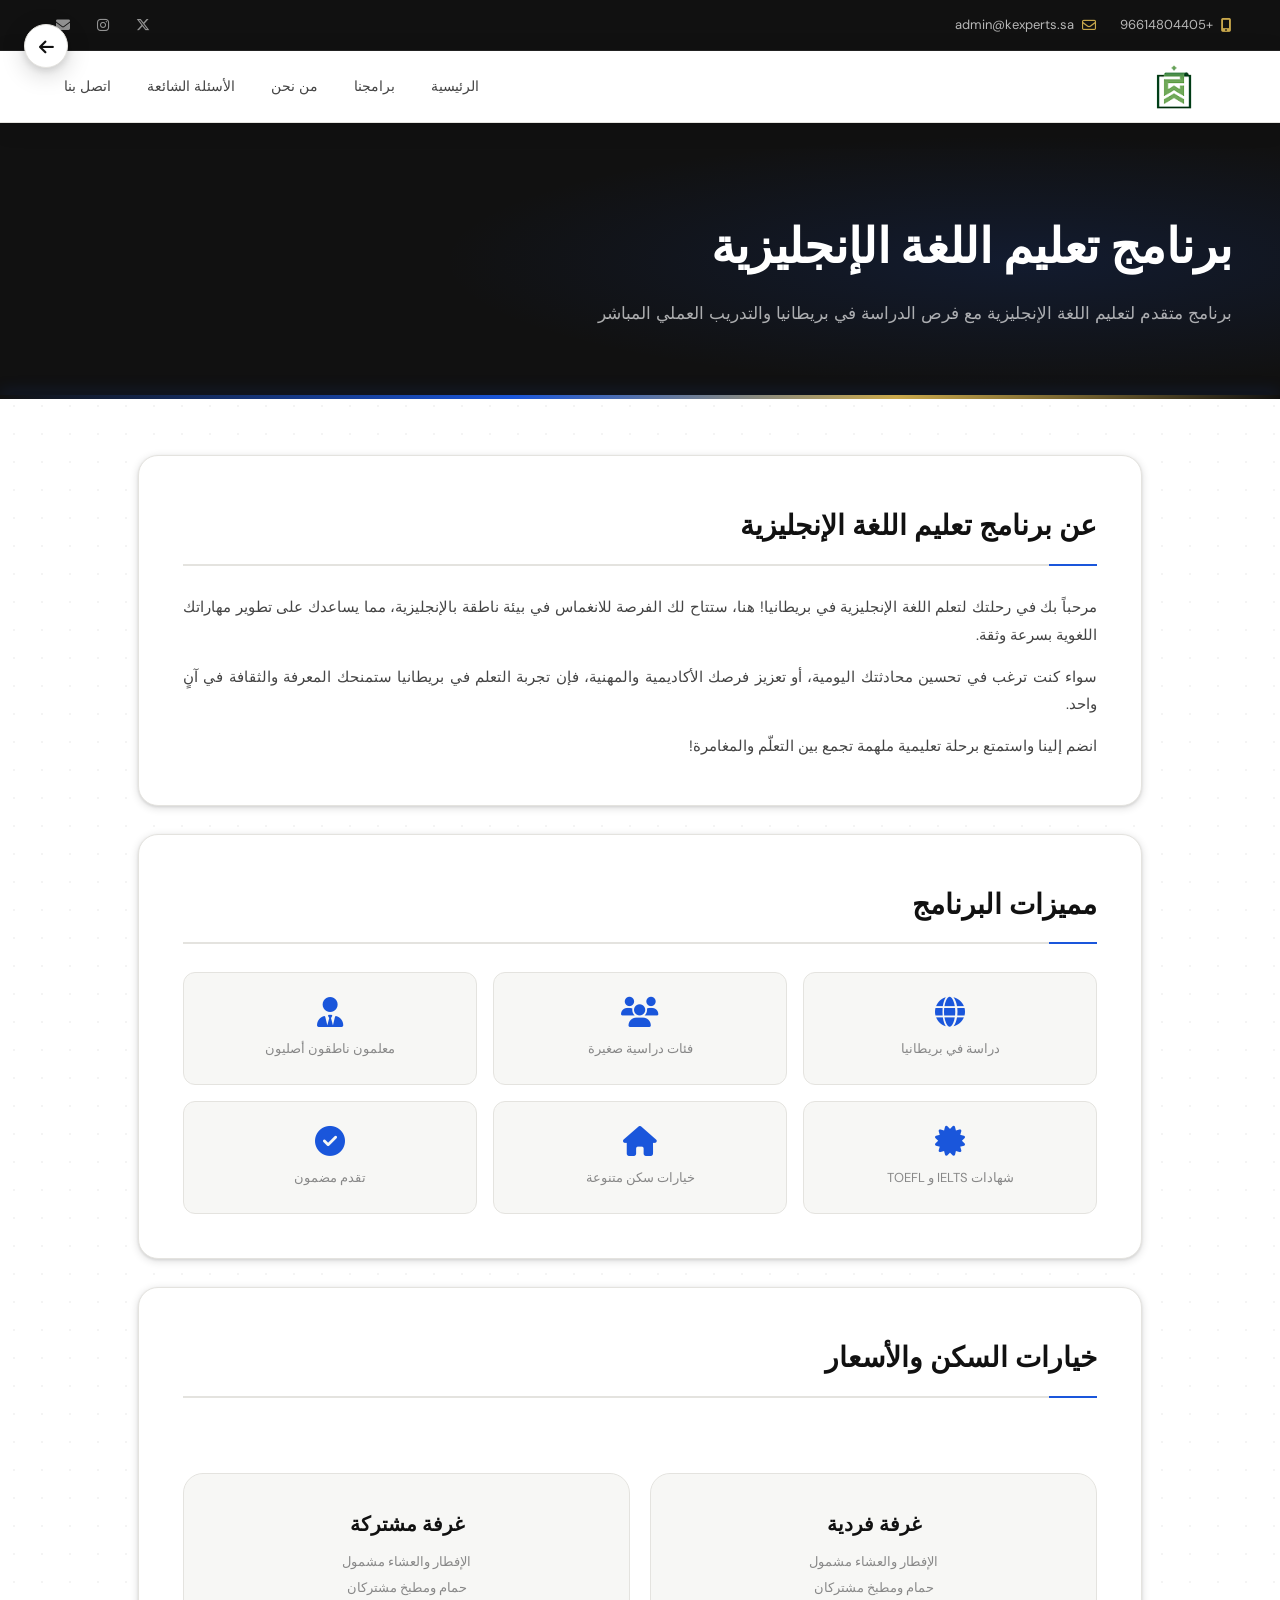
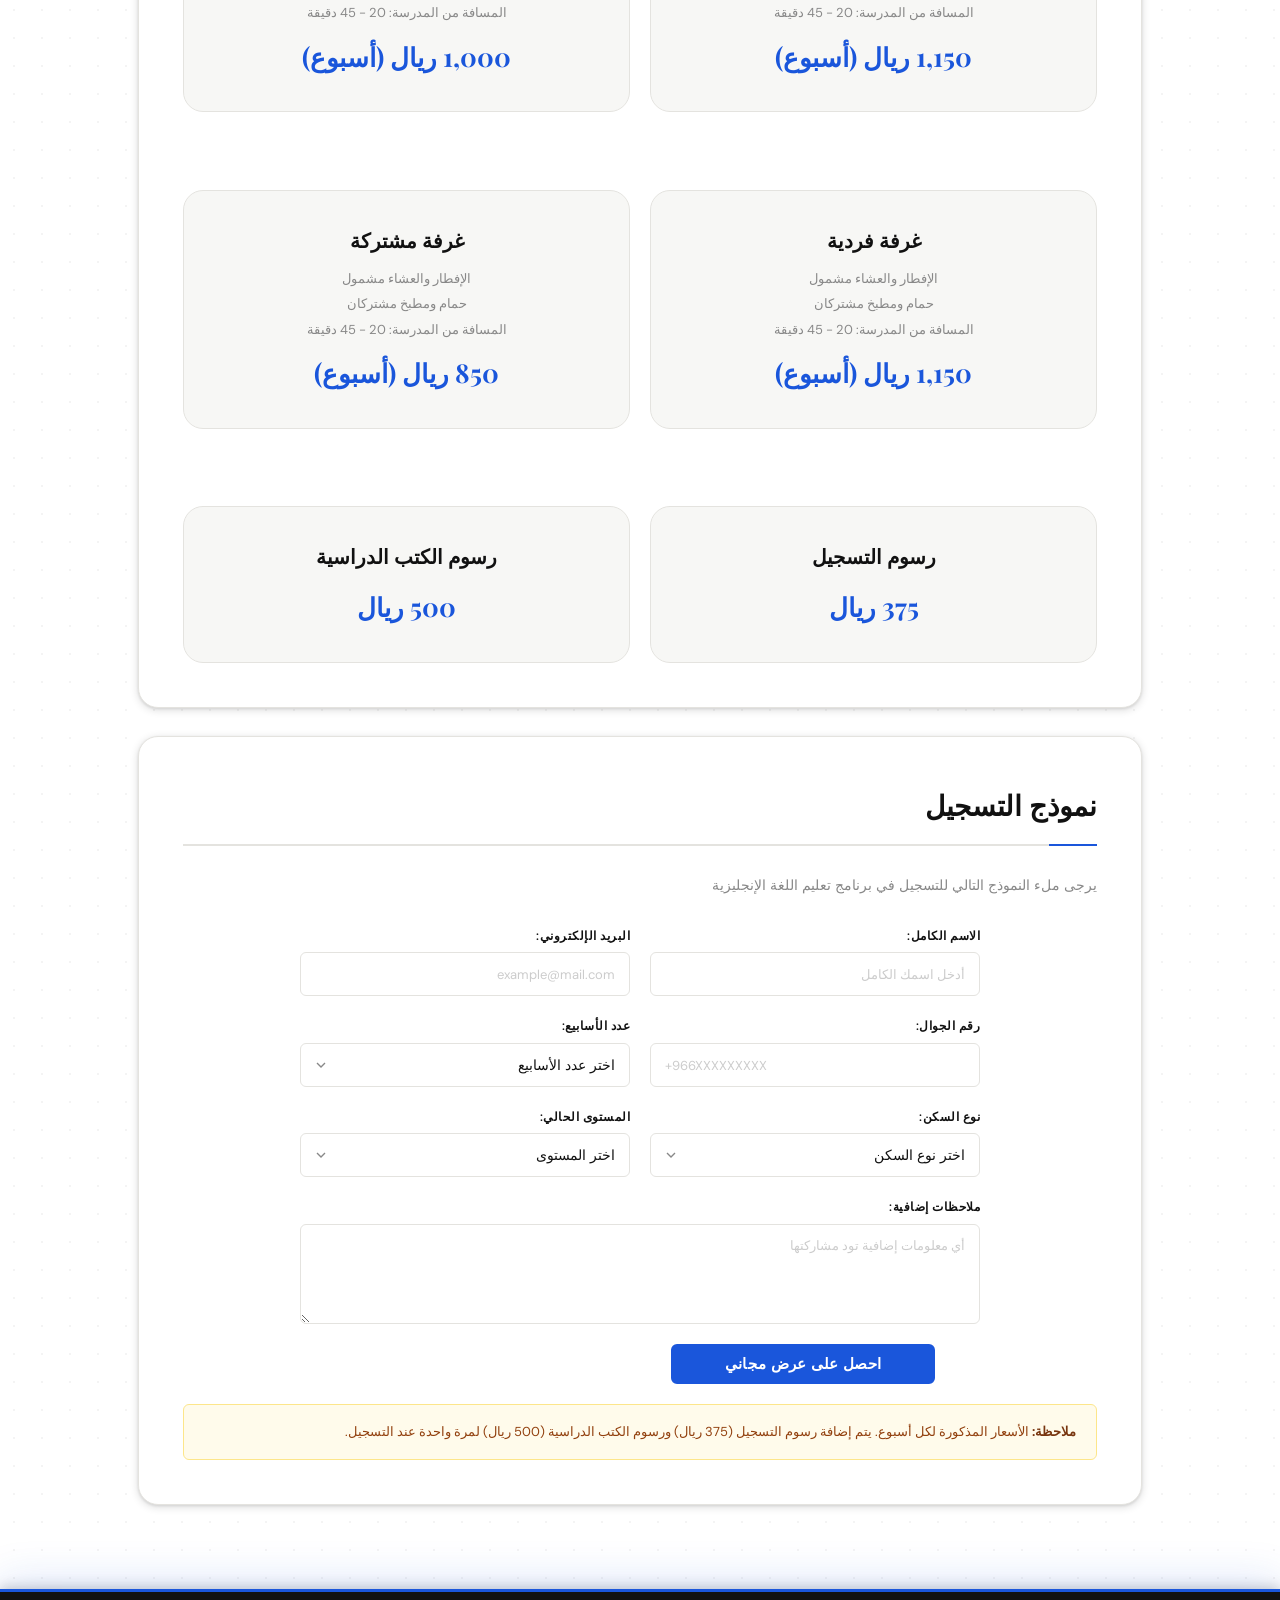
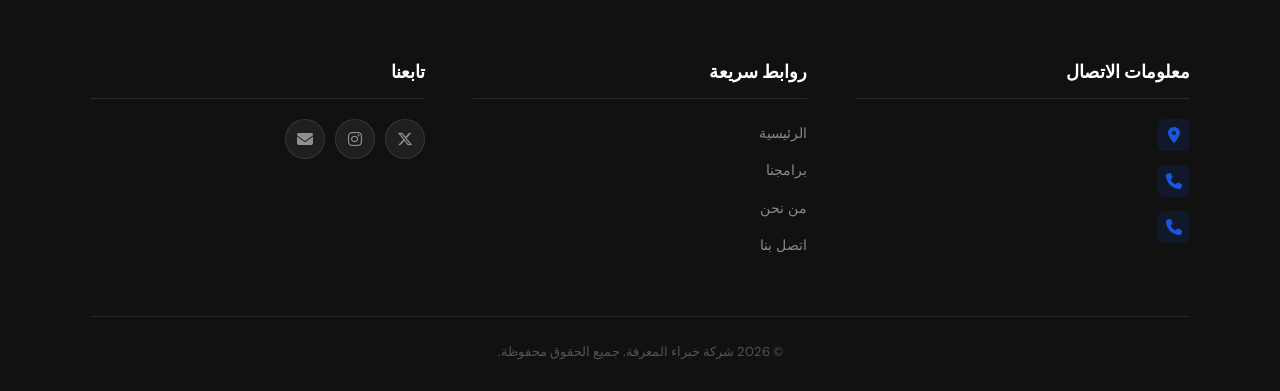
<file: english.html>
<!DOCTYPE html>
<html lang="ar" dir="rtl">
<head>
    <meta charset="UTF-8">
    <meta name="viewport" content="width=device-width, initial-scale=1.0">
    <title>برنامج تعليم اللغة الإنجليزية - شركة خبراء المعرفة</title>
    <link rel="stylesheet" href="https://cdnjs.cloudflare.com/ajax/libs/font-awesome/6.7.2/css/all.min.css">
    <link rel="stylesheet" href="site.css">
</head>
<body>
    <header>
        <div class="top">
            <div class="contant">
                <div class="moblie">
                    <a href="tel:+96614804405"><i class="fa-solid fa-mobile-screen-button"></i> +96614804405</a>
                    <a href="mailto:admin@kexperts.sa"><i class="fa-regular fa-envelope"></i> admin@kexperts.sa</a>
                </div>
                <div class="social">
                    <a href="https://x.com/Kexpertsa"><i class="fa-brands fa-x-twitter"></i></a>
                    <a href="https://www.instagram.com/kexperts.sa/"><i class="fa-brands fa-instagram"></i></a>
                    <a href="mailto:admin@kexperts.sa"><i class="fa-solid fa-envelope"></i></a>
                </div>
            </div>
        </div>
        <nav>
            <div class="logo">
                <img src="./photo/Knowledge Experts - Logo-02 (1).png" alt="شركة خبراء المعرفة">
                <div class="logo-text">
                    <h2>شركة خبراء المعرفة</h2>
                    <p>KNOWLEDGE EXPERTS COMPANY</p>
                    <p>تعليم - تدريب - تطوير - تقنية - استشارات</p>
                </div>
            </div>

            <button class="mobile-menu-btn" id="mobile-toggle" aria-label="فتح القائمة">
                <i class="fas fa-bars icon-bars"></i>
                <i class="fas fa-times icon-times"></i>
            </button>
            <ul id="nav-menu">
                <li><a href="index.html#index">الرئيسية</a></li>
                <li><a href="index.html#prog">برامجنا</a></li>
                <li><a href="index.html#we">من نحن</a></li>
                <li><a href="faq.html">الأسئلة الشائعة</a></li>
                <li><a href="index.html#contact">اتصل بنا</a></li>
            </ul>
        </nav>
    </header>

    <a href="index.html#prog" class="back-btn" title="العودة"><i class="fas fa-arrow-left"></i></a>

    <div class="program-page-hero">
        <h1>برنامج تعليم اللغة الإنجليزية</h1>
        <p>برنامج متقدم لتعليم اللغة الإنجليزية مع فرص الدراسة في بريطانيا والتدريب العملي المباشر</p>
    </div>

    <div class="program-page-container">
        <div class="program-description">
            <h2>عن برنامج تعليم اللغة الإنجليزية</h2>
            <p>مرحباً بك في رحلتك لتعلم اللغة الإنجليزية في بريطانيا! هنا، ستتاح لك الفرصة للانغماس في بيئة ناطقة بالإنجليزية، مما يساعدك على تطوير مهاراتك اللغوية بسرعة وثقة.</p>
            <p>سواء كنت ترغب في تحسين محادثتك اليومية، أو تعزيز فرصك الأكاديمية والمهنية، فإن تجربة التعلم في بريطانيا ستمنحك المعرفة والثقافة في آنٍ واحد.</p>
            <p>انضم إلينا واستمتع برحلة تعليمية ملهمة تجمع بين التعلّم والمغامرة!</p>
        </div>

        <div class="features-section">
            <h2>مميزات البرنامج</h2>
            <div class="features-grid">
                <div class="feature-item"><i class="fas fa-globe"></i><p>دراسة في بريطانيا</p></div>
                <div class="feature-item"><i class="fas fa-users"></i><p>فئات دراسية صغيرة</p></div>
                <div class="feature-item"><i class="fas fa-user-tie"></i><p>معلمون ناطقون أصليون</p></div>
                <div class="feature-item"><i class="fas fa-certificate"></i><p>شهادات IELTS و TOEFL</p></div>
                <div class="feature-item"><i class="fas fa-home"></i><p>خيارات سكن متنوعة</p></div>
                <div class="feature-item"><i class="fas fa-check-circle"></i><p>تقدم مضمون</p></div>
            </div>
        </div>

        <div class="pricing-section">
            <h2>خيارات السكن والأسعار</h2>
            <h3 style="color:#fff;margin-bottom:16px;">السكن مع عائلة</h3>
            <div class="pricing-grid">
                <div class="pricing-card">
                    <h4>غرفة فردية</h4>
                    <p>الإفطار والعشاء مشمول</p>
                    <p>حمام ومطبخ مشتركان</p>
                    <p>المسافة من المدرسة: 20 - 45 دقيقة</p>
                    <div class="price-amount">1,150 ريال (أسبوع)</div>
                </div>
                <div class="pricing-card">
                    <h4>غرفة مشتركة</h4>
                    <p>الإفطار والعشاء مشمول</p>
                    <p>حمام ومطبخ مشتركان</p>
                    <p>المسافة من المدرسة: 20 - 45 دقيقة</p>
                    <div class="price-amount">1,000 ريال (أسبوع)</div>
                </div>
            </div>
            <h3 style="color:#fff;margin:30px 0 16px;">السكن الجامعي</h3>
            <div class="pricing-grid">
                <div class="pricing-card">
                    <h4>غرفة فردية</h4>
                    <p>الإفطار والعشاء مشمول</p>
                    <p>حمام ومطبخ مشتركان</p>
                    <p>المسافة من المدرسة: 20 - 45 دقيقة</p>
                    <div class="price-amount">1,150 ريال (أسبوع)</div>
                </div>
                <div class="pricing-card">
                    <h4>غرفة مشتركة</h4>
                    <p>الإفطار والعشاء مشمول</p>
                    <p>حمام ومطبخ مشتركان</p>
                    <p>المسافة من المدرسة: 20 - 45 دقيقة</p>
                    <div class="price-amount">850 ريال (أسبوع)</div>
                </div>
            </div>
            <h3 style="color:#fff;margin:30px 0 16px;">تكاليف إضافية</h3>
            <div class="pricing-grid">
                <div class="pricing-card"><h4>رسوم التسجيل</h4><div class="price-amount">375 ريال</div></div>
                <div class="pricing-card"><h4>رسوم الكتب الدراسية</h4><div class="price-amount">500 ريال</div></div>
            </div>
        </div>

        <div class="form-section">
            <h2>نموذج التسجيل</h2>
            <p>يرجى ملء النموذج التالي للتسجيل في برنامج تعليم اللغة الإنجليزية</p>
            <form id="englishForm">
                <div class="form-grid">
                    <div class="form-group">
                        <label for="stuName">الاسم الكامل:</label>
                        <input type="text" id="stuName" name="name" placeholder="أدخل اسمك الكامل" required>
                    </div>
                    <div class="form-group">
                        <label for="stuEmail">البريد الإلكتروني:</label>
                        <input type="email" id="stuEmail" name="email" placeholder="example@mail.com" required>
                    </div>
                    <div class="form-group">
                        <label for="stuPhone">رقم الجوال:</label>
                        <input type="tel" id="stuPhone" name="phone" placeholder="+966XXXXXXXXX" required>
                    </div>
                    <div class="form-group">
                        <label for="stuWeeks">عدد الأسابيع:</label>
                        <select id="stuWeeks" name="weeks" required>
                            <option value="">اختر عدد الأسابيع</option>
                            <option value="2">أسبوعان</option>
                            <option value="4">أربعة أسابيع</option>
                            <option value="8">ثمانية أسابيع</option>
                            <option value="12">12 أسبوع</option>
                            <option value="24">24 أسبوع</option>
                        </select>
                    </div>
                    <div class="form-group">
                        <label for="stuHousing">نوع السكن:</label>
                        <select id="stuHousing" name="housing" required>
                            <option value="">اختر نوع السكن</option>
                            <option value="family-single">السكن مع عائلة - غرفة فردية (1,150 ريال)</option>
                            <option value="family-shared">السكن مع عائلة - غرفة مشتركة (1,000 ريال)</option>
                            <option value="uni-single">السكن الجامعي - غرفة فردية (1,150 ريال)</option>
                            <option value="uni-shared">السكن الجامعي - غرفة مشتركة (850 ريال)</option>
                            <option value="no-housing">لا أحتاج لخدمة سكن</option>
                        </select>
                    </div>
                    <div class="form-group">
                        <label for="stuLevel">المستوى الحالي:</label>
                        <select id="stuLevel" name="level" required>
                            <option value="">اختر المستوى</option>
                            <option value="beginner">مبتدئ</option>
                            <option value="elementary">أساسي</option>
                            <option value="intermediate">متوسط</option>
                            <option value="upper">متقدم</option>
                            <option value="advanced">متقدم جداً</option>
                        </select>
                    </div>
                    <div class="form-group form-full">
                        <label for="stuMessage">ملاحظات إضافية:</label>
                        <textarea id="stuMessage" name="message" rows="4" placeholder="أي معلومات إضافية تود مشاركتها"></textarea>
                    </div>
                    <button type="submit" class="submit-btn">احصل على عرض مجاني</button>
                </div>
            </form>
            <div class="fee-note">
                <strong>ملاحظة:</strong> الأسعار المذكورة لكل أسبوع. يتم إضافة رسوم التسجيل (375 ريال) ورسوم الكتب الدراسية (500 ريال) لمرة واحدة عند التسجيل.
            </div>
        </div>
    </div>

    <footer class="footer">
        <div class="footer-content">
            <div class="footer-section footer-contact">
                <h3>معلومات الاتصال</h3>
                <a href="https://goo.gl/j9K21F" class="contact-icon" title="الموقع">
                    <i class="fas fa-map-marker-alt"></i>
                    <span class="contact-text">7548 شارع حزام ابن عوف 2627 حي وادي مذينب 42364 المدينة المنورة</span>
                </a>
                <a href="tel:+96614804405" class="contact-icon"><i class="fas fa-phone"></i><span class="contact-text">966148404405+</span></a>
                <a href="tel:+966500552934" class="contact-icon"><i class="fas fa-phone"></i><span class="contact-text">966500552934+</span></a>
            </div>
            <div class="footer-section footer-menu">
                <h3>روابط سريعة</h3>
                <ul>
                    <li><a href="index.html#index">الرئيسية</a></li>
                    <li><a href="index.html#prog">برامجنا</a></li>
                    <li><a href="index.html#we">من نحن</a></li>
                    <li><a href="index.html#contact">اتصل بنا</a></li>
                </ul>
            </div>
            <div class="footer-section footer-social">
                <h3>تابعنا</h3>
                <div class="social-links">
                    <a href="https://x.com/Kexpertsa"><i class="fab fa-x-twitter"></i></a>
                    <a href="https://www.instagram.com/kexperts.sa/"><i class="fab fa-instagram"></i></a>
                    <a href="mailto:admin@kexperts.sa"><i class="fas fa-envelope"></i></a>
                </div>
            </div>
        </div>
        <div class="footer-bottom"><p>&copy; 2026 شركة خبراء المعرفة. جميع الحقوق محفوظة.</p></div>
    </footer>

    <script src="script.js"></script>
    <script>
        document.getElementById('englishForm').addEventListener('submit', function(e) {
            e.preventDefault();
            const fields = ['stuName','stuEmail','stuPhone','stuWeeks','stuHousing','stuLevel'];
            for (const id of fields) {
                if (!document.getElementById(id).value.trim()) {
                    showNotification('الرجاء ملء جميع الحقول المطلوبة', 'error');
                    return;
                }
            }
            showNotification('تم استقبال طلبك بنجاح! سيتم إرسال عرض مجاني إلى بريدك الإلكتروني قريباً', 'success');
            this.reset();
        });
    </script>
</body>
</html>
</file>
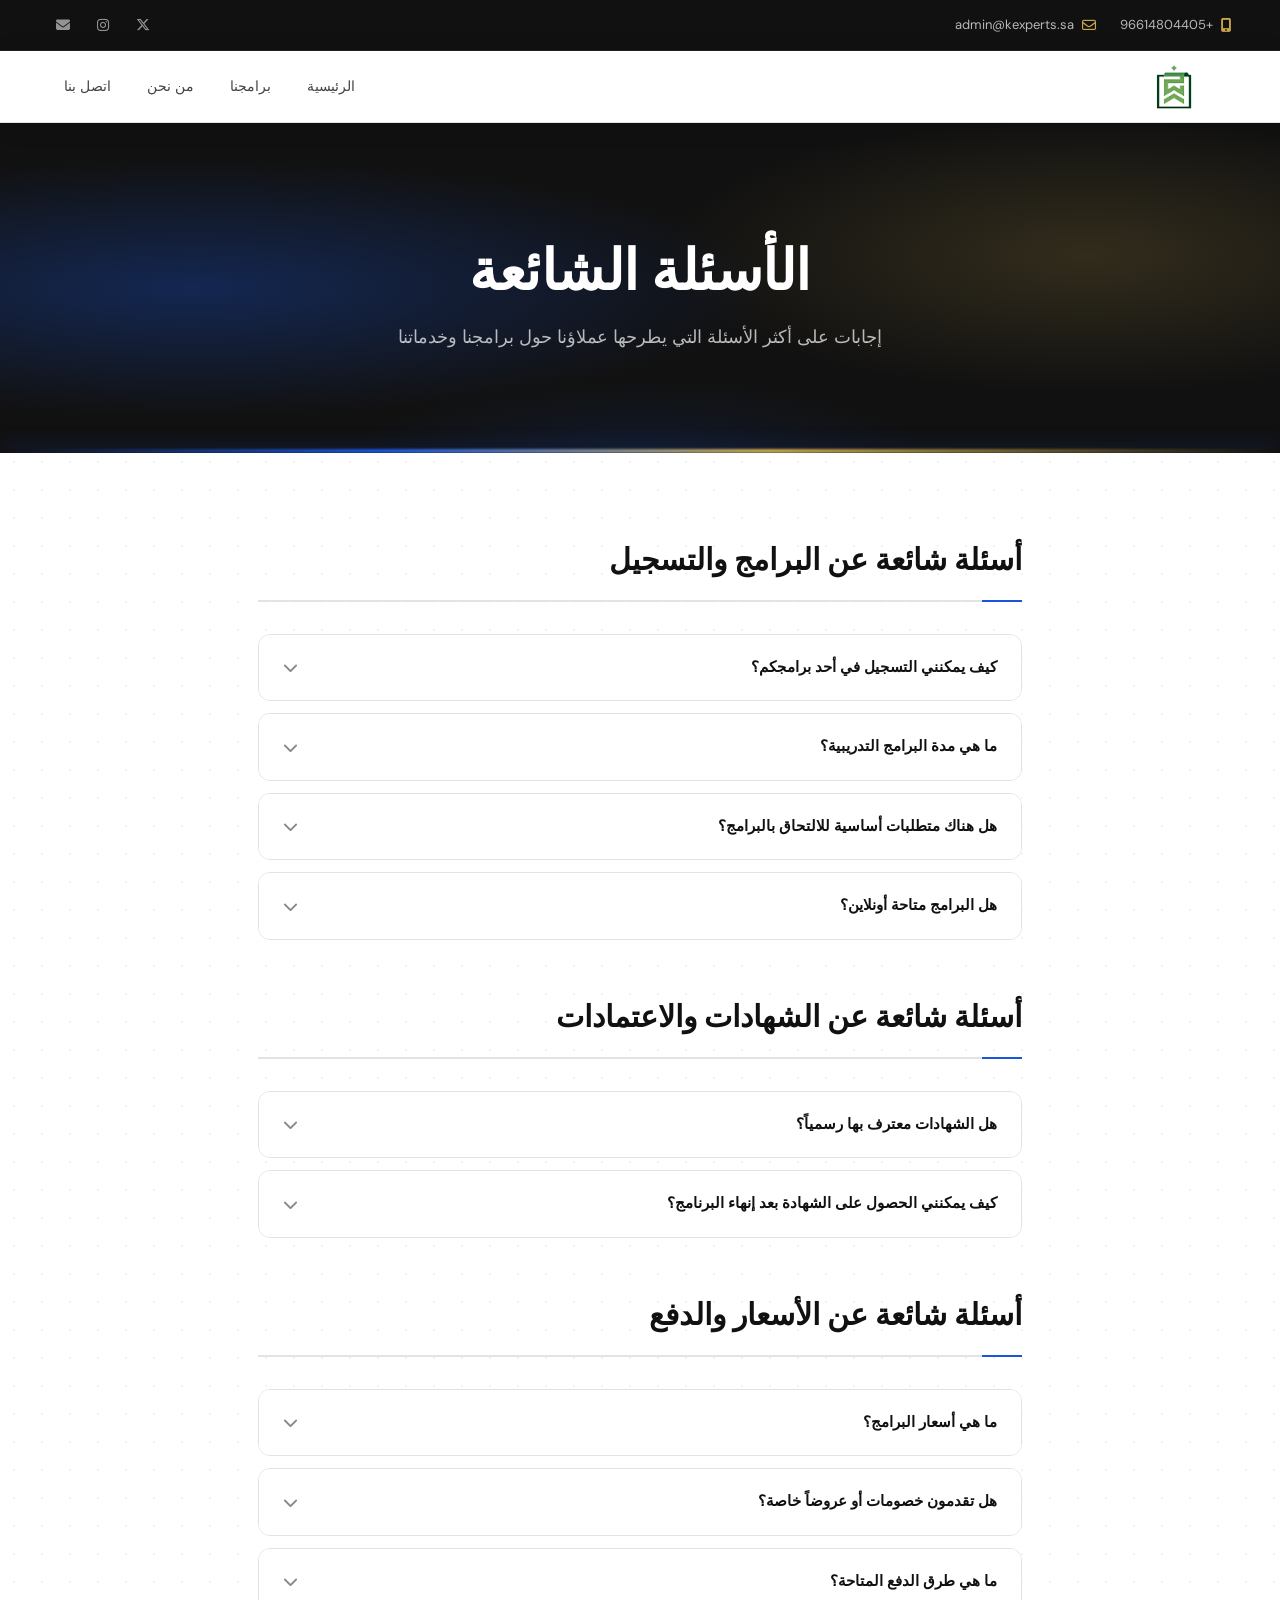
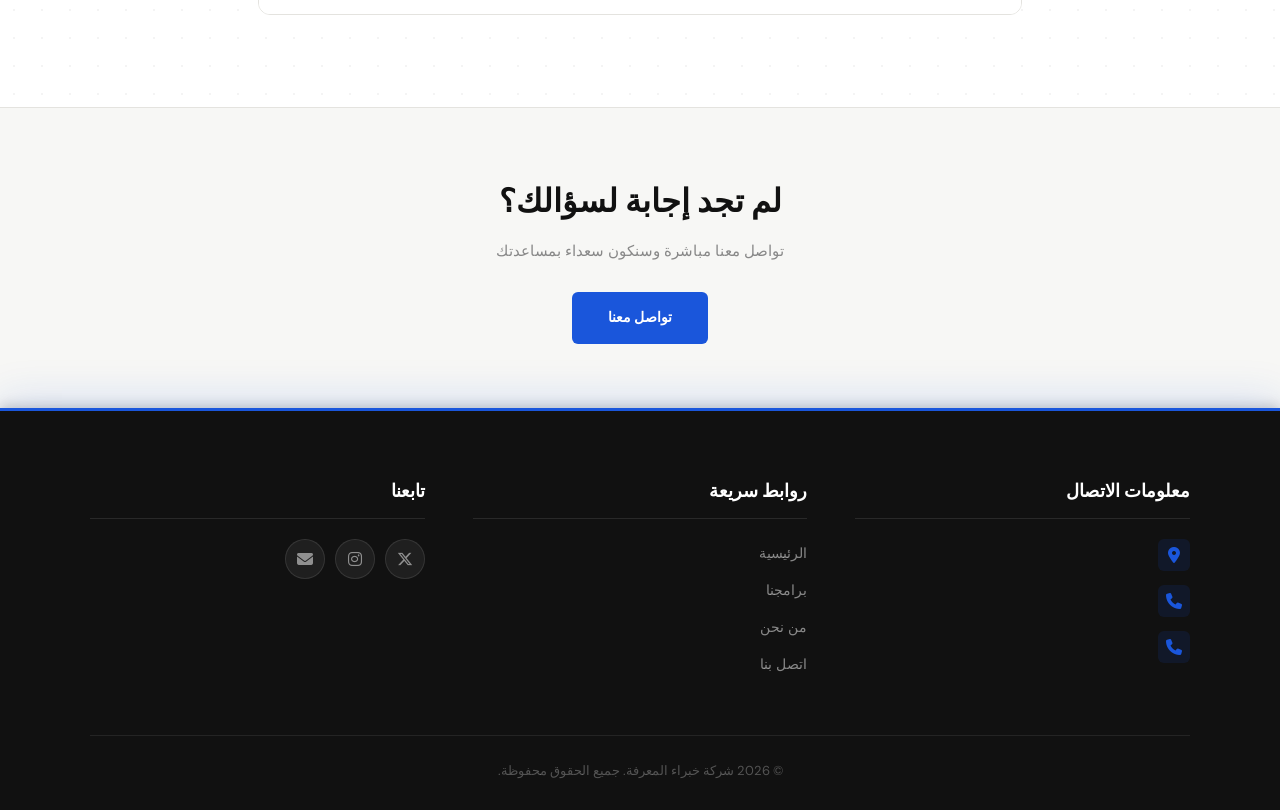
<file: faq.html>
<!DOCTYPE html>
<html lang="ar" dir="rtl">

<head>
    <meta charset="UTF-8">
    <meta name="viewport" content="width=device-width, initial-scale=1.0">
    <title>الأسئلة الشائعة - شركة خبراء المعرفة</title>
    <link rel="stylesheet" href="https://cdnjs.cloudflare.com/ajax/libs/font-awesome/6.7.2/css/all.min.css">
    <link rel="stylesheet" href="site.css">
</head>

<body>
    <header>
        <div class="top">
            <div class="contant">
                <div class="moblie">
                    <a href="tel:+96614804405">
                        <i class="fa-solid fa-mobile-screen-button"></i>
                        +96614804405
                    </a>
                    <a href="mailto:admin@kexperts.sa">
                        <i class="fa-regular fa-envelope"></i>
                        admin@kexperts.sa
                    </a>
                </div>
                <div class="social">
                    <a href="https://x.com/Kexpertsa"><i class="fa-brands fa-x-twitter"></i></a>
                    <a href="https://www.instagram.com/kexperts.sa/"><i class="fa-brands fa-instagram"></i></a>
                    <a href="mailto:admin@kexperts.sa"><i class="fa-solid fa-envelope"></i></a>
                </div>
            </div>
        </div>
        <nav>
            <div class="logo">
                <img src="./photo/Knowledge Experts - Logo-02 (1).png" alt="photo">
                <div class="logo-text">
                    <h2>شركة خبراء المعرفة </h2>
                    <p>KNOWLEDGE EXPERTS COMPANY</p>
                    <p>تعليم - تدريب - تطوير - تقنية - استشارات</p>
                </div>
            </div>

            <button class="mobile-menu-btn" id="mobile-toggle" aria-label="فتح القائمة">
                <i class="fas fa-bars icon-bars"></i>
                <i class="fas fa-times icon-times"></i>
            </button>
            <ul id="nav-menu">
                <li><a href="index.html#index">الرئيسية</a></li>
                <li><a href="index.html#prog">برامجنا</a></li>
                <li><a href="index.html#we">من نحن</a></li>
                <li><a href="index.html#contact">اتصل بنا</a></li>
            </ul>
        </nav>
    </header>

    <section class="test" id="index">
        <div class="fon">
            <h1>الأسئلة الشائعة</h1>
            <p>إجابات على أكثر الأسئلة التي يطرحها عملاؤنا حول برامجنا وخدماتنا</p>
        </div>
    </section>

    <section class="faq-container">
        <div class="faq-content">
            <h2>أسئلة شائعة عن البرامج والتسجيل</h2>
            
            <div class="faq-item">
                <div class="faq-question">
                    <span>كيف يمكنني التسجيل في أحد برامجكم؟</span>
                    <i class="fas fa-chevron-down"></i>
                </div>
                <div class="faq-answer">
                    <p>يمكنك التسجيل من خلال الضغط على البرنامج المطلوب من موقعنا وملء نموذج التسجيل ببيانات صحيحة. سيتم التواصل معك لتأكيد التسجيل والبدء في البرنامج.</p>
                </div>
            </div>

            <div class="faq-item">
                <div class="faq-question">
                    <span>ما هي مدة البرامج التدريبية؟</span>
                    <i class="fas fa-chevron-down"></i>
                </div>
                <div class="faq-answer">
                    <p>مدة البرامج تختلف حسب نوع البرنامج. تتراوح من أسبوع إلى عدة أشهر. يمكنك معرفة المدة الدقيقة من صفحة البرنامج أو بالتواصل معنا مباشرة.</p>
                </div>
            </div>

            <div class="faq-item">
                <div class="faq-question">
                    <span>هل هناك متطلبات أساسية للالتحاق بالبرامج؟</span>
                    <i class="fas fa-chevron-down"></i>
                </div>
                <div class="faq-answer">
                    <p>بعض البرامج تتطلب معرفة أساسية معينة، بينما البرامج الأخرى لا تحتاج متطلبات سابقة. تفاصيل المتطلبات موضحة في وصف كل برنامج.</p>
                </div>
            </div>

            <div class="faq-item">
                <div class="faq-question">
                    <span>هل البرامج متاحة أونلاين؟</span>
                    <i class="fas fa-chevron-down"></i>
                </div>
                <div class="faq-answer">
                    <p>نعم، معظم برامجنا متاحة بصيغة أونلاين. بعضها يجمع بين الدراسة الحضورية والإلكترونية. تفاصيل الطريقة متاحة في كل برنامج.</p>
                </div>
            </div>

            <h2 style="margin-top: 50px;">أسئلة شائعة عن الشهادات والاعتمادات</h2>

            <div class="faq-item">
                <div class="faq-question">
                    <span>هل الشهادات معترف بها رسمياً؟</span>
                    <i class="fas fa-chevron-down"></i>
                </div>
                <div class="faq-answer">
                    <p>نعم، شهاداتنا معترف بها محلياً وعالمياً. نحن معتمدون من هيئات تعليمية دولية ومشهورة.</p>
                </div>
            </div>

            <div class="faq-item">
                <div class="faq-question">
                    <span>كيف يمكنني الحصول على الشهادة بعد إنهاء البرنامج؟</span>
                    <i class="fas fa-chevron-down"></i>
                </div>
                <div class="faq-answer">
                    <p>بعد اجتيازك جميع متطلبات البرنامج بنجاح، سيتم إرسال الشهادة إليك إلكترونياً أو تسليمها فعلياً حسب نوع البرنامج.</p>
                </div>
            </div>

            <h2 style="margin-top: 50px;">أسئلة شائعة عن الأسعار والدفع</h2>

            <div class="faq-item">
                <div class="faq-question">
                    <span>ما هي أسعار البرامج؟</span>
                    <i class="fas fa-chevron-down"></i>
                </div>
                <div class="faq-answer">
                    <p>أسعار البرامج تختلف حسب نوع البرنامج ومدته. يمكنك معرفة السعر الدقيق من صفحة البرنامج أو من خلال التواصل معنا.</p>
                </div>
            </div>

            <div class="faq-item">
                <div class="faq-question">
                    <span>هل تقدمون خصومات أو عروضاً خاصة؟</span>
                    <i class="fas fa-chevron-down"></i>
                </div>
                <div class="faq-answer">
                    <p>نعم، نقدم خصومات خاصة للمجموعات والمؤسسات، وكذلك عروضاً موسمية. تابع نشرتنا البريدية للحصول على أحدث العروض.</p>
                </div>
            </div>

            <div class="faq-item">
                <div class="faq-question">
                    <span>ما هي طرق الدفع المتاحة؟</span>
                    <i class="fas fa-chevron-down"></i>
                </div>
                <div class="faq-answer">
                    <p>نقبل جميع طرق الدفع بما فيها التحويل البنكي، البطاقات الائتمانية، والتحويل الفوري. تفاصيل كاملة ستُرسل لك عند التسجيل.<div class="faq-item">
                <div class="faq-question">
                    <span>هل هناك دعم فني متاح أثناء الدراسة؟</span>
                    <i class="fas fa-chevron-down"></i>
                </div>
                <div class="faq-answer">
                    <p>نعم، فريقنا متاح للإجابة على استفساراتك طوال فترة البرنامج عبر البريد الإلكتروني والهاتف والدردشة.</p>
                </div>
            </div>

            <div class="faq-item">
                <div class="faq-question">
                    <span>هل يمكنني الحصول على استرجاع المبلغ إذا لم أرض عن البرنامج؟</span>
                    <i class="fas fa-chevron-down"></i>
                </div>
                <div class="faq-answer">
                    <p>نعم، نقدم ضمان استرجاع المبلغ خلال 7 أيام من الالتحاق إذا لم تكن راضياً عن البرنامج دون أي أسئلة.</p>
                </div>
            </div>

            <div class="faq-item">
                <div class="faq-question">
                    <span>كيف يمكنني التواصل معكم في حالة الاستفسار؟</span>
                    <i class="fas fa-chevron-down"></i>
                </div>
                <div class="faq-answer">
                    <p>يمكنك التواصل معنا عبر الهاتف (+96614804405)، البريد الإلكتروني (admin@kexperts.sa)، أو من خلال نموذج التواصل على موقعنا.</p>
                </div>
            </div>
        </div>
    </section>

    <section class="faq-contact">
        <h2>لم تجد إجابة لسؤالك؟</h2>
        <p>تواصل معنا مباشرة وسنكون سعداء بمساعدتك</p>
        <a href="index.html#contact" class="contact-btn">تواصل معنا</a>
    </section>

    <footer class="footer">
        <div class="footer-content">
            <div class="footer-section footer-contact">
                <h3>معلومات الاتصال</h3>
                <a href="https://goo.gl/j9K21F" class="contact-icon" title="الموقع">
                    <i class="fas fa-map-marker-alt"></i>
                    <span class="contact-text">7548 شارع حزام ابن عوف 2627 حي وادي مذينب 42364 المدينة المنورة</span>
                </a>
                <a href="tel:+96614804405" class="contact-icon" title="رقم الهاتف 1">
                    <i class="fas fa-phone"></i>
                    <span class="contact-text">966148404405+</span>
                </a>
                <a href="tel:+966500552934" class="contact-icon" title="رقم الهاتف 2">
                    <i class="fas fa-phone"></i>
                    <span class="contact-text">966500552934+</span>
                </a>
            </div>

            <div class="footer-section footer-menu">
                <h3>روابط سريعة</h3>
                <ul>
                    <li><a href="index.html#index">الرئيسية</a></li>
                    <li><a href="index.html#prog">برامجنا</a></li>
                    <li><a href="index.html#we">من نحن</a></li>
                    <li><a href="index.html#contact">اتصل بنا</a></li>
                </ul>
            </div>

            <div class="footer-section footer-social">
                <h3>تابعنا</h3>
                <div class="social-links">
                    <a href="https://x.com/Kexpertsa" title="تويتر">
                        <i class="fab fa-x-twitter"></i>
                    </a>
                    <a href="https://www.instagram.com/kexperts.sa/" title="انستجرام">
                        <i class="fab fa-instagram"></i>
                    </a>
                    <a href="mailto:admin@kexperts.sa" title="بريد إلكتروني">
                        <i class="fas fa-envelope"></i>
                    </a>
                </div>
            </div>
        </div>

        <div class="footer-bottom">
            <p>&copy; 2026 شركة خبراء المعرفة. جميع الحقوق محفوظة.</p>
        </div>
    </footer>



    <script>
        // FAQ Accordion
        document.querySelectorAll('.faq-question').forEach(question => {
            question.addEventListener('click', function() {
                const faqItem = this.parentElement;
                faqItem.classList.toggle('active');
            });
        });
    </script>
    <script src="script.js"></script>
</body>

</html>
</file>
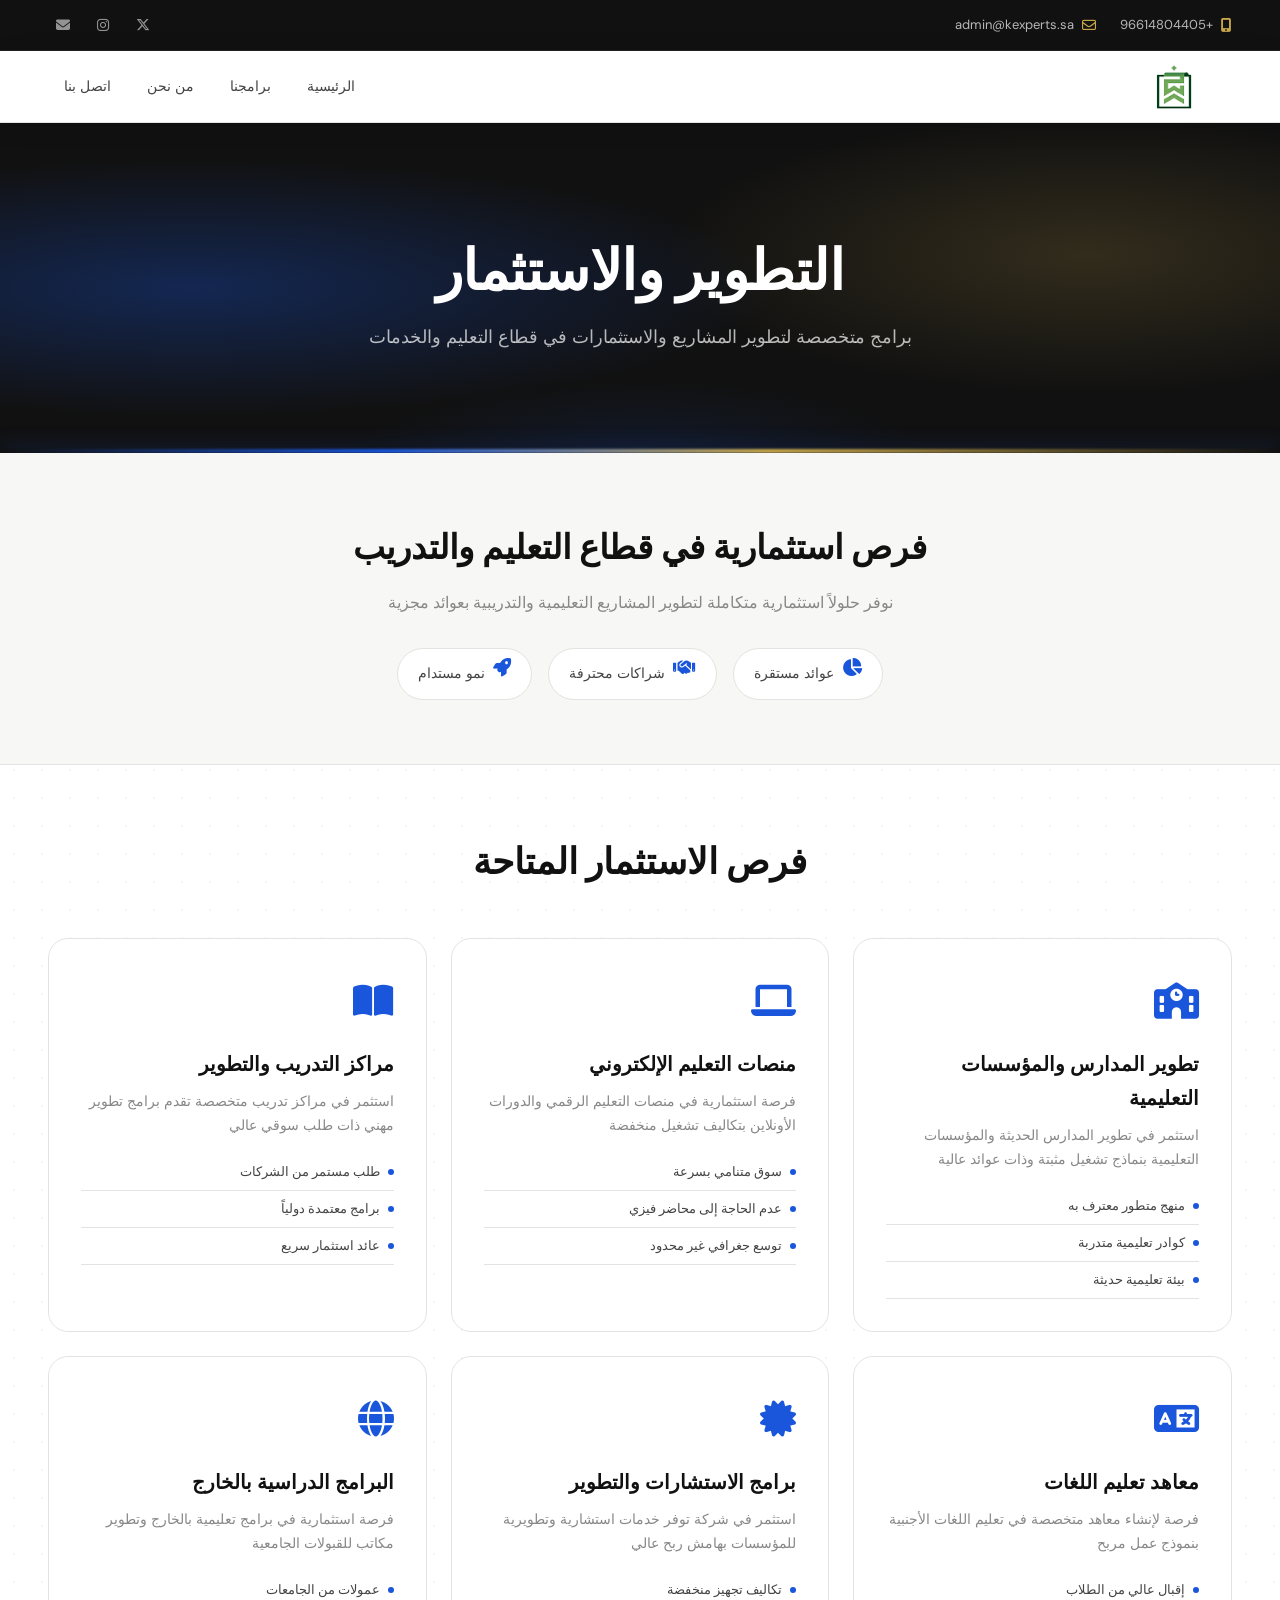
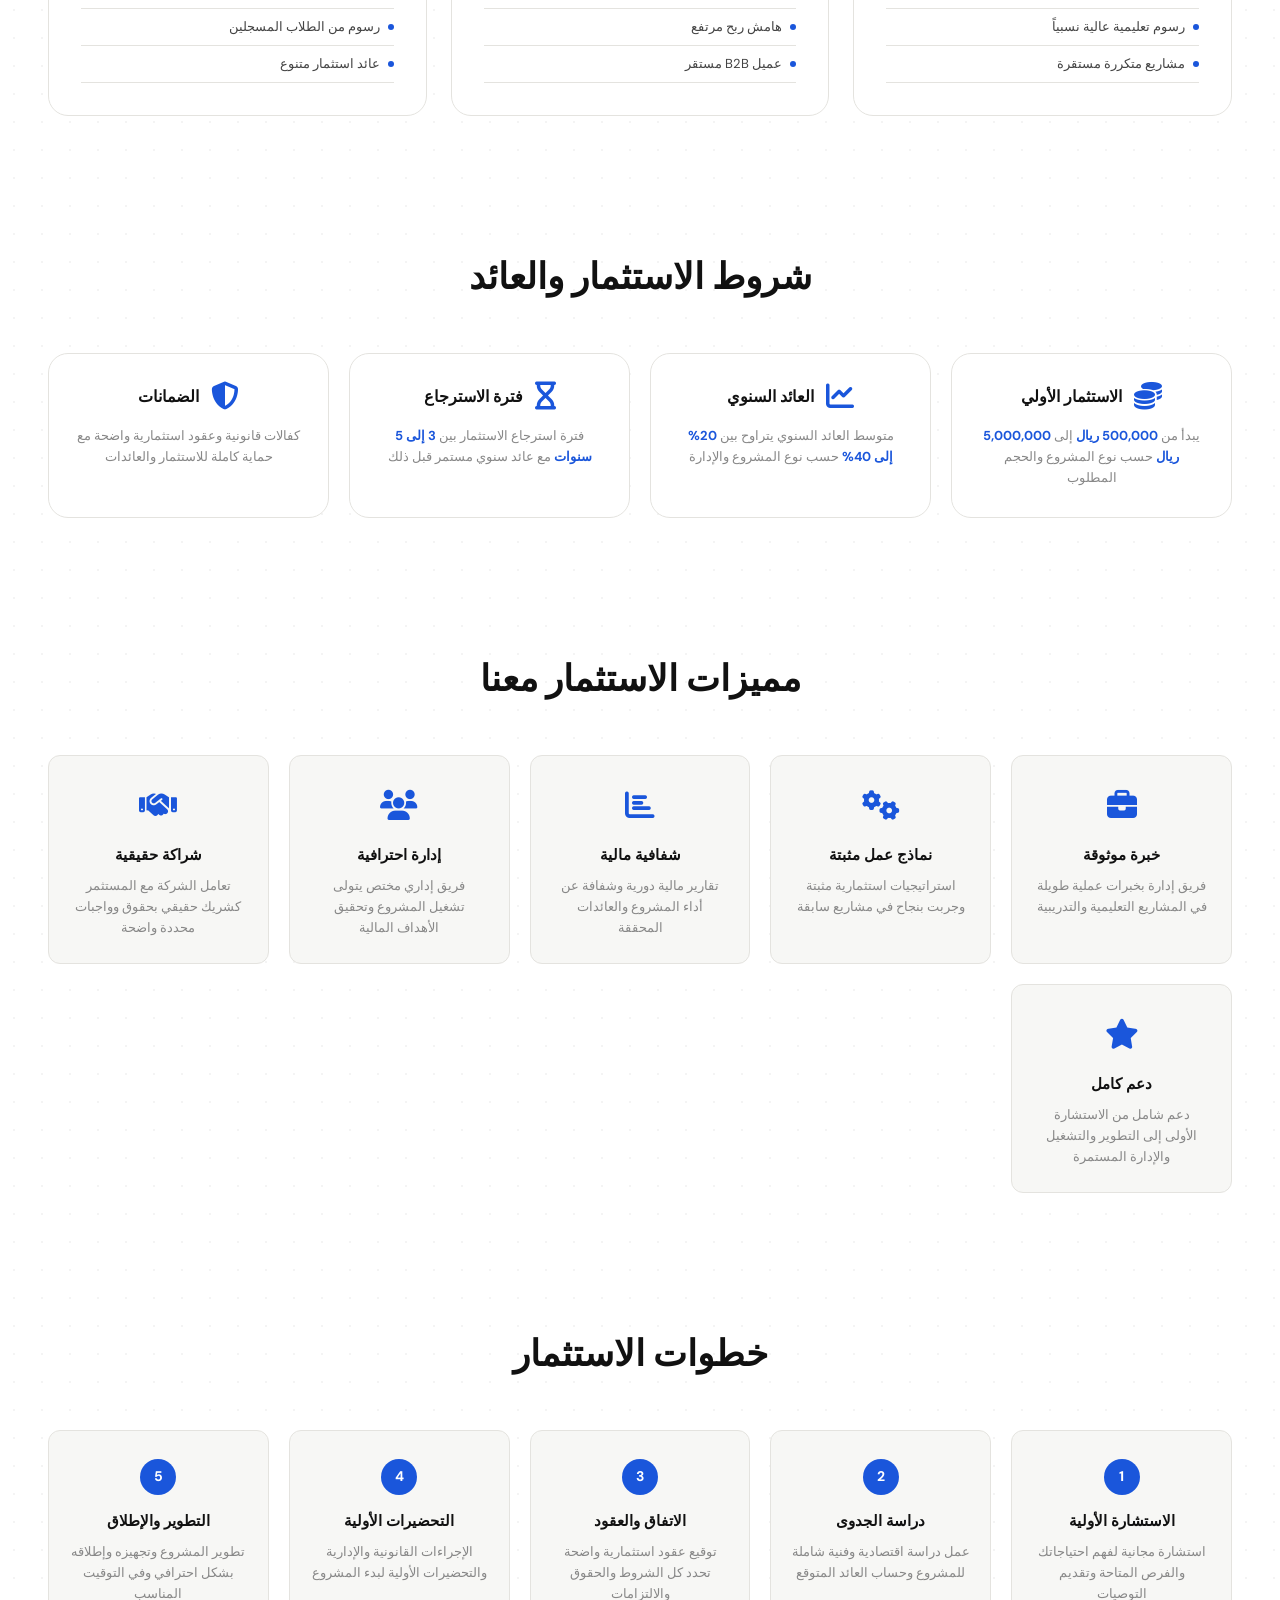
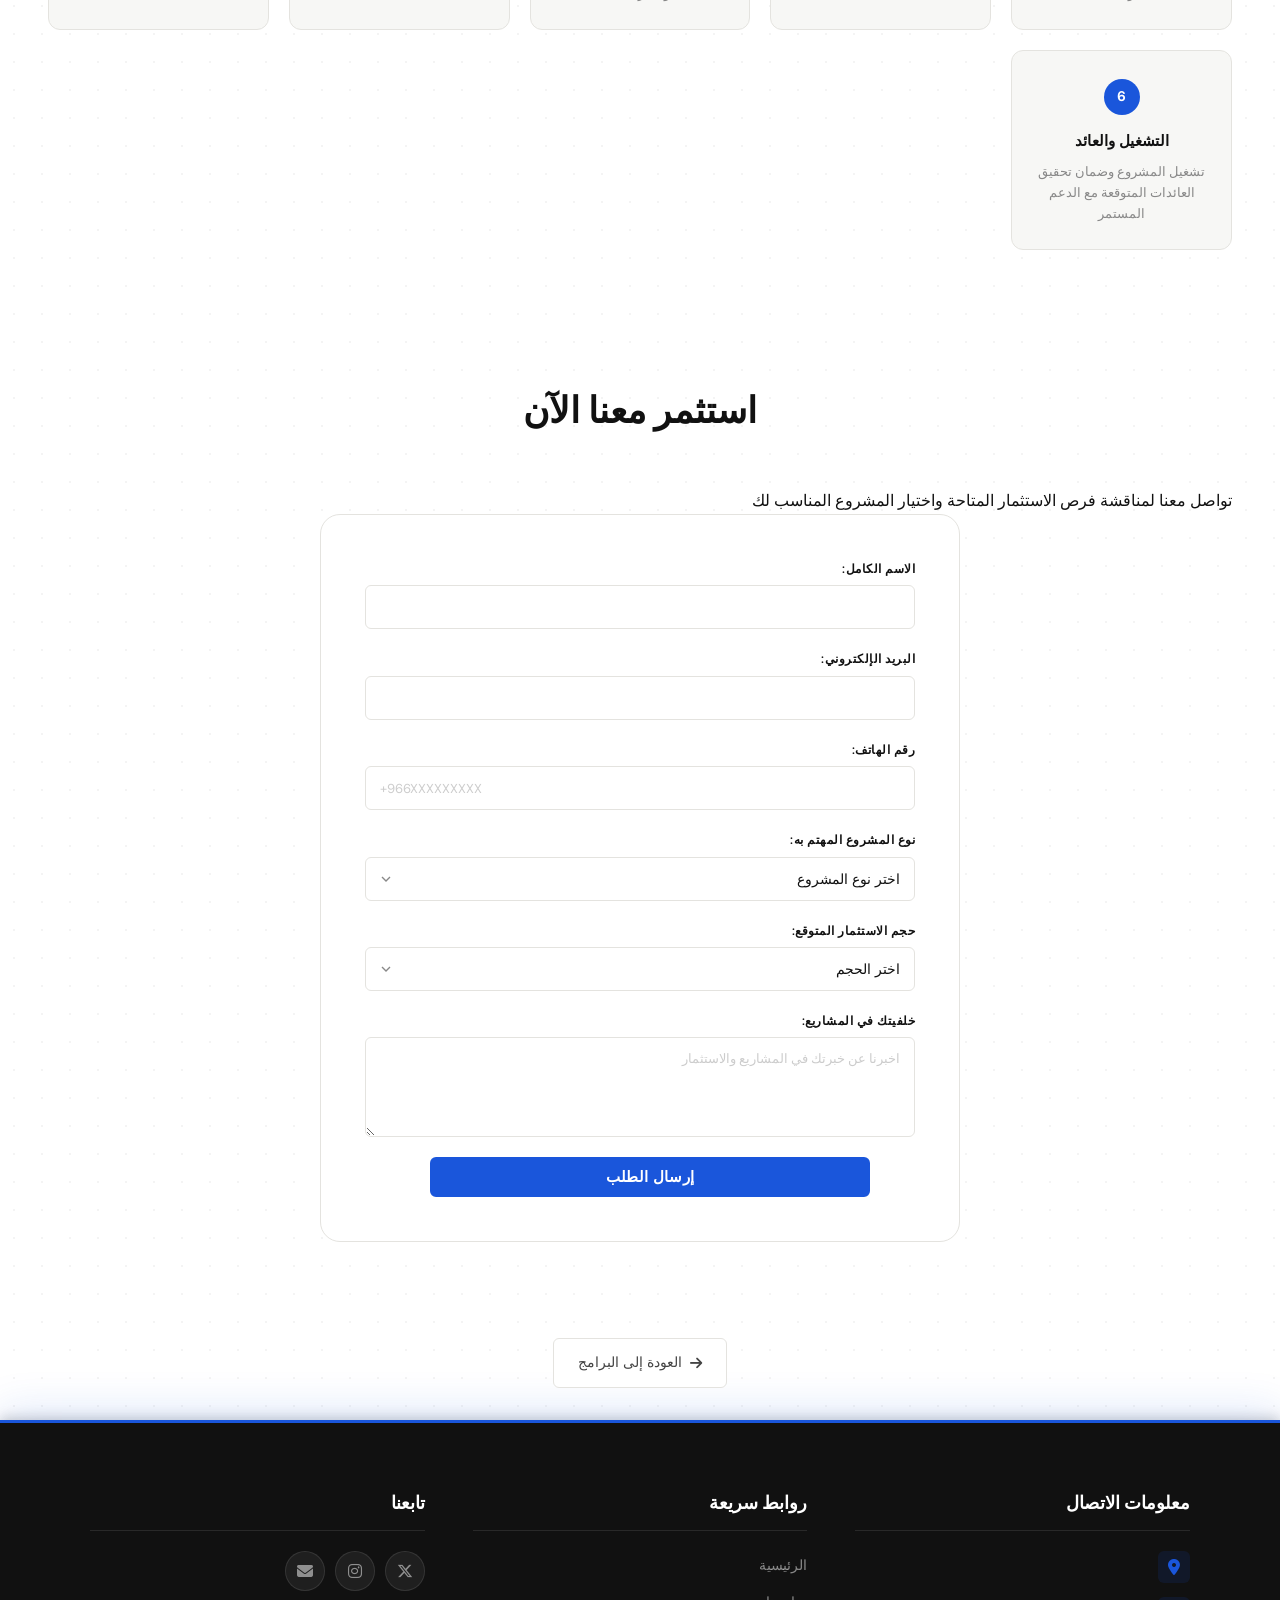
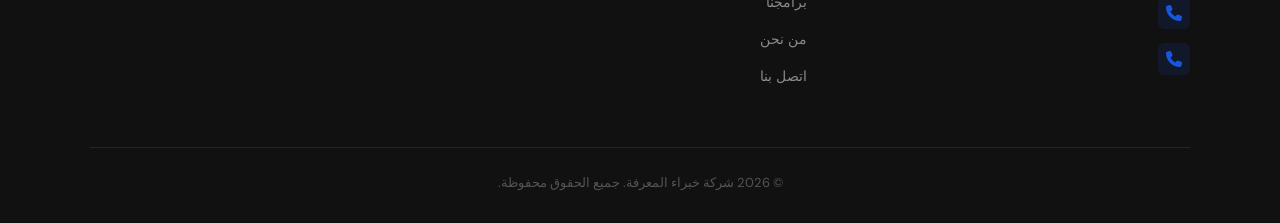
<file: investment.html>
<!DOCTYPE html>
<html lang="ar" dir="rtl">

<head>
    <meta charset="UTF-8">
    <meta name="viewport" content="width=device-width, initial-scale=1.0">
    <title>التطوير والاستثمار - شركة خبراء المعرفة</title>
    <link rel="stylesheet" href="https://cdnjs.cloudflare.com/ajax/libs/font-awesome/6.7.2/css/all.min.css">
    <link rel="stylesheet" href="site.css">
</head>

<body>
    <header>
        <div class="top">
            <div class="contant">
                <div class="moblie">
                    <a href="tel:+96614804405">
                        <i class="fa-solid fa-mobile-screen-button"></i>
                        +96614804405
                    </a>
                    <a href="mailto:admin@kexperts.sa">
                        <i class="fa-regular fa-envelope"></i>
                        admin@kexperts.sa
                    </a>
                </div>
                <div class="social">
                    <a href="https://x.com/Kexpertsa"><i class="fa-brands fa-x-twitter"></i></a>
                    <a href="https://www.instagram.com/kexperts.sa/"><i class="fa-brands fa-instagram"></i></a>
                    <a href="mailto:admin@kexperts.sa"><i class="fa-solid fa-envelope"></i></a>
                </div>
            </div>
        </div>
        <nav>
            <div class="logo">
                <img src="./photo/Knowledge Experts - Logo-02 (1).png" alt="photo">
                <div class="logo-text">
                    <h2>شركة خبراء المعرفة </h2>
                    <p>KNOWLEDGE EXPERTS COMPANY</p>
                    <p>تعليم - تدريب - تطوير - تقنية - استشارات</p>
                </div>
            </div>

            <button class="mobile-menu-btn" id="mobile-toggle" aria-label="فتح القائمة">
                <i class="fas fa-bars icon-bars"></i>
                <i class="fas fa-times icon-times"></i>
            </button>
            <ul id="nav-menu">
                <li><a href="index.html#index">الرئيسية</a></li>
                <li><a href="index.html#prog">برامجنا</a></li>
                <li><a href="index.html#we">من نحن</a></li>
                <li><a href="index.html#contact">اتصل بنا</a></li>
            </ul>
        </nav>
    </header>

    <section class="test" id="index">
        <div class="fon">
            <h1>التطوير والاستثمار</h1>
            <p>برامج متخصصة لتطوير المشاريع والاستثمارات في قطاع التعليم والخدمات</p>
        </div>
    </section>

    <section class="investment-hero theme-purple-2">
        <div class="hero-content">
            <h2>فرص استثمارية في قطاع التعليم والتدريب</h2>
            <p>نوفر حلولاً استثمارية متكاملة لتطوير المشاريع التعليمية والتدريبية بعوائد مجزية</p>
            <div class="hero-features">
                <div class="feature-item">
                    <i class="fas fa-chart-pie"></i>
                    <span>عوائد مستقرة</span>
                </div>
                <div class="feature-item">
                    <i class="fas fa-handshake"></i>
                    <span>شراكات محترفة</span>
                </div>
                <div class="feature-item">
                    <i class="fas fa-rocket"></i>
                    <span>نمو مستدام</span>
                </div>
            </div>
        </div>
    </section>

    <section class="investment-opportunities">
        <h2>فرص الاستثمار المتاحة</h2>
        <div class="opportunities-grid">
            <div class="opportunity-card">
                <div class="opportunity-icon">
                    <i class="fas fa-school"></i>
                </div>
                <h3>تطوير المدارس والمؤسسات التعليمية</h3>
                <p>استثمر في تطوير المدارس الحديثة والمؤسسات التعليمية بنماذج تشغيل مثبتة وذات عوائد عالية</p>
                <ul class="opportunity-benefits">
                    <li>منهج متطور معترف به</li>
                    <li>كوادر تعليمية متدربة</li>
                    <li>بيئة تعليمية حديثة</li>
                </ul>
            </div>

            <div class="opportunity-card">
                <div class="opportunity-icon">
                    <i class="fas fa-laptop"></i>
                </div>
                <h3>منصات التعليم الإلكتروني</h3>
                <p>فرصة استثمارية في منصات التعليم الرقمي والدورات الأونلاين بتكاليف تشغيل منخفضة</p>
                <ul class="opportunity-benefits">
                    <li>سوق متنامي بسرعة</li>
                    <li>عدم الحاجة إلى محاضر فيزي</li>
                    <li>توسع جغرافي غير محدود</li>
                </ul>
            </div>

            <div class="opportunity-card">
                <div class="opportunity-icon">
                    <i class="fas fa-book-open"></i>
                </div>
                <h3>مراكز التدريب والتطوير</h3>
                <p>استثمر في مراكز تدريب متخصصة تقدم برامج تطوير مهني ذات طلب سوقي عالي</p>
                <ul class="opportunity-benefits">
                    <li>طلب مستمر من الشركات</li>
                    <li>برامج معتمدة دولياً</li>
                    <li>عائد استثمار سريع</li>
                </ul>
            </div>

            <div class="opportunity-card">
                <div class="opportunity-icon">
                    <i class="fas fa-language"></i>
                </div>
                <h3>معاهد تعليم اللغات</h3>
                <p>فرصة لإنشاء معاهد متخصصة في تعليم اللغات الأجنبية بنموذج عمل مربح</p>
                <ul class="opportunity-benefits">
                    <li>إقبال عالي من الطلاب</li>
                    <li>رسوم تعليمية عالية نسبياً</li>
                    <li>مشاريع متكررة مستقرة</li>
                </ul>
            </div>

            <div class="opportunity-card">
                <div class="opportunity-icon">
                    <i class="fas fa-certificate"></i>
                </div>
                <h3>برامج الاستشارات والتطوير</h3>
                <p>استثمر في شركة توفر خدمات استشارية وتطويرية للمؤسسات بهامش ربح عالي</p>
                <ul class="opportunity-benefits">
                    <li>تكاليف تجهيز منخفضة</li>
                    <li>هامش ربح مرتفع</li>
                    <li>عميل B2B مستقر</li>
                </ul>
            </div>

            <div class="opportunity-card">
                <div class="opportunity-icon">
                    <i class="fas fa-globe"></i>
                </div>
                <h3>البرامج الدراسية بالخارج</h3>
                <p>فرصة استثمارية في برامج تعليمية بالخارج وتطوير مكاتب للقبولات الجامعية</p>
                <ul class="opportunity-benefits">
                    <li>عمولات من الجامعات</li>
                    <li>رسوم من الطلاب المسجلين</li>
                    <li>عائد استثمار متنوع</li>
                </ul>
            </div>
        </div>
    </section>

    <section class="investment-terms">
        <h2>شروط الاستثمار والعائد</h2>
        <div class="terms-grid">
            <div class="term-card">
                <div class="term-header">
                    <i class="fas fa-coins"></i>
                    <h3>الاستثمار الأولي</h3>
                </div>
                <p>يبدأ من <strong>500,000 ريال</strong> إلى <strong>5,000,000 ريال</strong> حسب نوع المشروع والحجم المطلوب</p>
            </div>

            <div class="term-card">
                <div class="term-header">
                    <i class="fas fa-chart-line"></i>
                    <h3>العائد السنوي</h3>
                </div>
                <p>متوسط العائد السنوي يتراوح بين <strong>20% إلى 40%</strong> حسب نوع المشروع والإدارة</p>
            </div>

            <div class="term-card">
                <div class="term-header">
                    <i class="fas fa-hourglass"></i>
                    <h3>فترة الاسترجاع</h3>
                </div>
                <p>فترة استرجاع الاستثمار بين <strong>3 إلى 5 سنوات</strong> مع عائد سنوي مستمر قبل ذلك</p>
            </div>

            <div class="term-card">
                <div class="term-header">
                    <i class="fas fa-shield-alt"></i>
                    <h3>الضمانات</h3>
                </div>
                <p>كفالات قانونية وعقود استثمارية واضحة مع حماية كاملة للاستثمار والعائدات</p>
            </div>
        </div>
    </section>

    <section class="investment-benefits">
        <h2>مميزات الاستثمار معنا</h2>
        <div class="benefits-grid">
            <div class="benefit-card">
                <div class="benefit-icon">
                    <i class="fas fa-briefcase"></i>
                </div>
                <h3>خبرة موثوقة</h3>
                <p>فريق إدارة بخبرات عملية طويلة في المشاريع التعليمية والتدريبية</p>
            </div>

            <div class="benefit-card">
                <div class="benefit-icon">
                    <i class="fas fa-cogs"></i>
                </div>
                <h3>نماذج عمل مثبتة</h3>
                <p>استراتيجيات استثمارية مثبتة وجربت بنجاح في مشاريع سابقة</p>
            </div>

            <div class="benefit-card">
                <div class="benefit-icon">
                    <i class="fas fa-chart-bar"></i>
                </div>
                <h3>شفافية مالية</h3>
                <p>تقارير مالية دورية وشفافة عن أداء المشروع والعائدات المحققة</p>
            </div>

            <div class="benefit-card">
                <div class="benefit-icon">
                    <i class="fas fa-users"></i>
                </div>
                <h3>إدارة احترافية</h3>
                <p>فريق إداري مختص يتولى تشغيل المشروع وتحقيق الأهداف المالية</p>
            </div>

            <div class="benefit-card">
                <div class="benefit-icon">
                    <i class="fas fa-handshake"></i>
                </div>
                <h3>شراكة حقيقية</h3>
                <p>تعامل الشركة مع المستثمر كشريك حقيقي بحقوق وواجبات محددة واضحة</p>
            </div>

            <div class="benefit-card">
                <div class="benefit-icon">
                    <i class="fas fa-star"></i>
                </div>
                <h3>دعم كامل</h3>
                <p>دعم شامل من الاستشارة الأولى إلى التطوير والتشغيل والإدارة المستمرة</p>
            </div>
        </div>
    </section>

    <section class="investment-process">
        <h2>خطوات الاستثمار</h2>
        <div class="process-steps">
            <div class="process-step">
                <div class="step-number">1</div>
                <h3>الاستشارة الأولية</h3>
                <p>استشارة مجانية لفهم احتياجاتك والفرص المتاحة وتقديم التوصيات</p>
            </div>

            <div class="process-step">
                <div class="step-number">2</div>
                <h3>دراسة الجدوى</h3>
                <p>عمل دراسة اقتصادية وفنية شاملة للمشروع وحساب العائد المتوقع</p>
            </div>

            <div class="process-step">
                <div class="step-number">3</div>
                <h3>الاتفاق والعقود</h3>
                <p>توقيع عقود استثمارية واضحة تحدد كل الشروط والحقوق والالتزامات</p>
            </div>

            <div class="process-step">
                <div class="step-number">4</div>
                <h3>التحضيرات الأولية</h3>
                <p>الإجراءات القانونية والإدارية والتحضيرات الأولية لبدء المشروع</p>
            </div>

            <div class="process-step">
                <div class="step-number">5</div>
                <h3>التطوير والإطلاق</h3>
                <p>تطوير المشروع وتجهيزه وإطلاقه بشكل احترافي وفي التوقيت المناسب</p>
            </div>

            <div class="process-step">
                <div class="step-number">6</div>
                <h3>التشغيل والعائد</h3>
                <p>تشغيل المشروع وضمان تحقيق العائدات المتوقعة مع الدعم المستمر</p>
            </div>
        </div>
    </section>

    <section class="investment-inquiry" id="inquiry">
        <div class="inquiry-header">
            <h2>استثمر معنا الآن</h2>
            <p>تواصل معنا لمناقشة فرص الاستثمار المتاحة واختيار المشروع المناسب لك</p>
        </div>

        <form class="inquiry-form">
            <div class="form-group">
                <label for="inv-name">الاسم الكامل:</label>
                <input type="text" id="inv-name" name="name" required>
            </div>

            <div class="form-group">
                <label for="inv-email">البريد الإلكتروني:</label>
                <input type="email" id="inv-email" name="email" required>
            </div>

            <div class="form-group">
                <label for="inv-phone">رقم الهاتف:</label>
                <input type="tel" id="inv-phone" name="phone" placeholder="+966XXXXXXXXX">
            </div>

            <div class="form-group">
                <label for="inv-interest">نوع المشروع المهتم به:</label>
                <select id="inv-interest" name="interest" required>
                    <option value="">اختر نوع المشروع</option>
                    <option value="schools">تطوير المدارس</option>
                    <option value="elearning">منصات التعليم الإلكتروني</option>
                    <option value="training">مراكز التدريب</option>
                    <option value="languages">معاهد اللغات</option>
                    <option value="consulting">برامج الاستشارات</option>
                    <option value="abroad">البرامج الدراسية بالخارج</option>
                    <option value="other">أخرى</option>
                </select>
            </div>

            <div class="form-group">
                <label for="inv-amount">حجم الاستثمار المتوقع:</label>
                <select id="inv-amount" name="amount" required>
                    <option value="">اختر الحجم</option>
                    <option value="500k">500,000 - 1,000,000 ريال</option>
                    <optio">أكثر من 5,000,000 ريال</option>
                </select>
            </div>

            <div class="form-group">
                <label for="inv-experience">خلفيتك في المشاريع:</label>
                <textarea id="inv-experience" name="experience" rows="4" placeholder="اخبرنا عن خبرتك في المشاريع والاستثمار"></textarea>
            </div>

            <button type="submit" class="submit-btn">إرسال الطلب</button>
        </form>
    </section>

    <div class="back-button">
        <a href="index.html#prog">
            <i class="fas fa-arrow-right"></i>
            العودة إلى البرامج
        </a>
    </div>

    <footer class="footer">
        <div class="footer-content">
            <div class="footer-section footer-contact">
                <h3>معلومات الاتصال</h3>
                <a href="https://goo.gl/j9K21F" class="contact-icon" title="الموقع">
                    <i class="fas fa-map-marker-alt"></i>
                    <span class="contact-text">7548 شارع حزام ابن عوف 2627 حي وادي مذينب 42364 المدينة المنورة</span>
                </a>
                <a href="tel:+96614804405" class="contact-icon" title="رقم الهاتف 1">
                    <i class="fas fa-phone"></i>
                    <span class="contact-text">966148404405+</span>
                </a>
                <a href="tel:+966500552934" class="contact-icon" title="رقم الهاتف 2">
                    <i class="fas fa-phone"></i>
                    <span class="contact-text">966500552934+</span>
                </a>
            </div>

            <div class="footer-section footer-menu">
                <h3>روابط سريعة</h3>
                <ul>
                    <li><a href="index.html#index">الرئيسية</a></li>
                    <li><a href="index.html#prog">برامجنا</a></li>
                    <li><a href="index.html#we">من نحن</a></li>
                    <li><a href="index.html#contact">اتصل بنا</a></li>
                </ul>
            </div>

            <div class="footer-section footer-social">
                <h3>تابعنا</h3>
                <div class="social-links">
                    <a href="https://x.com/Kexpertsa" title="تويتر">
                        <i class="fab fa-x-twitter"></i>
                    </a>
                    <a href="https://www.instagram.com/kexperts.sa/" title="انستجرام">
                        <i class="fab fa-instagram"></i>
                    </a>
                    <a href="mailto:admin@kexperts.sa" title="بريد إلكتروني">
                        <i class="fas fa-envelope"></i>
                    </a>
                </div>
            </div>
        </div>

        <div class="footer-bottom">
            <p>&copy; 2026 شركة خبراء المعرفة. جميع الحقوق محفوظة.</p>
        </div>
    </footer>

    <script src="script.js"></script>
    <script>

        document.querySelector('.inquiry-form') && document.querySelector('.inquiry-form').addEventListener('submit', function(e) {
            e.preventDefault();
            const inputs = this.querySelectorAll('input[required], select[required]');
            for (const el of inputs) {
                if (!el.value.trim()) {
                    showNotification('الرجاء ملء جميع الحقول المطلوبة', 'error');
                    return;
                }
            }
            showNotification('تم استقبال طلب الاستثمار بنجاح! سيتم التواصل معك قريباً', 'success');
            this.reset();
        });

    </script>
</body>

</html>
</file>
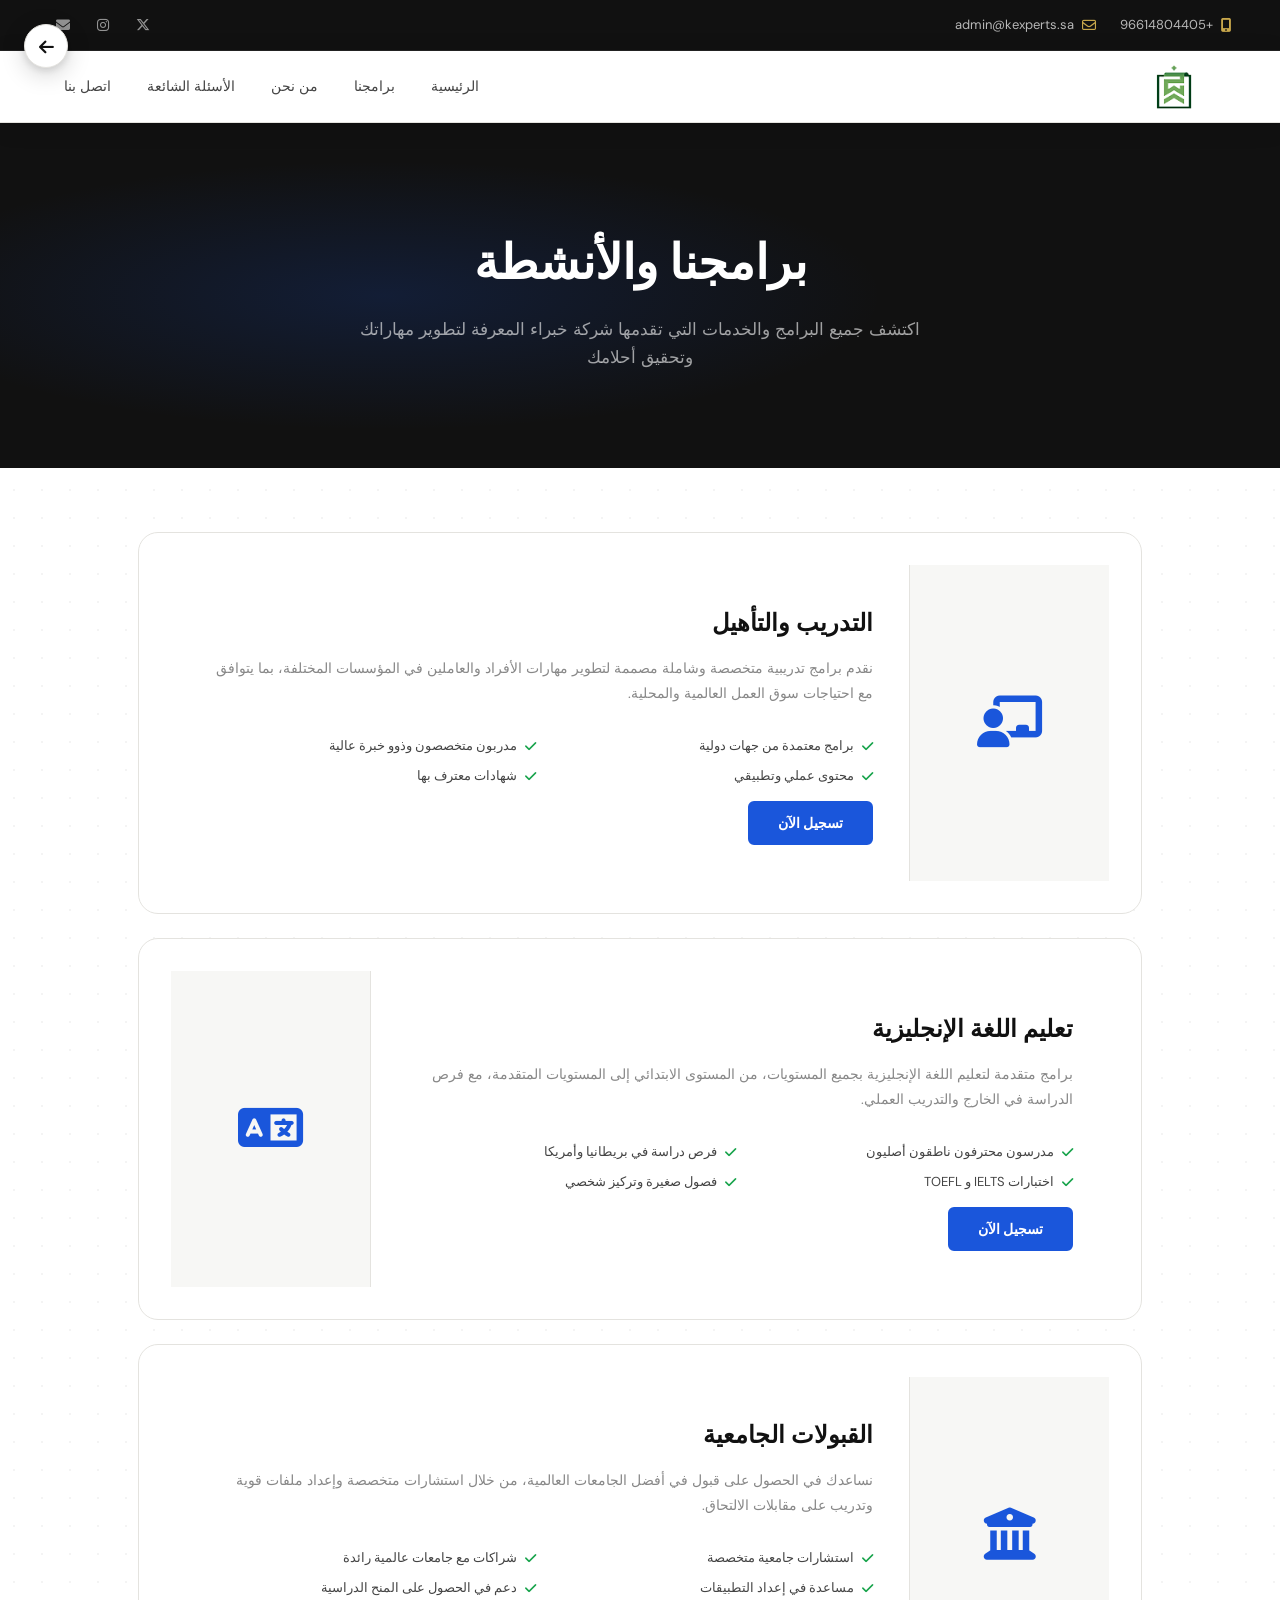
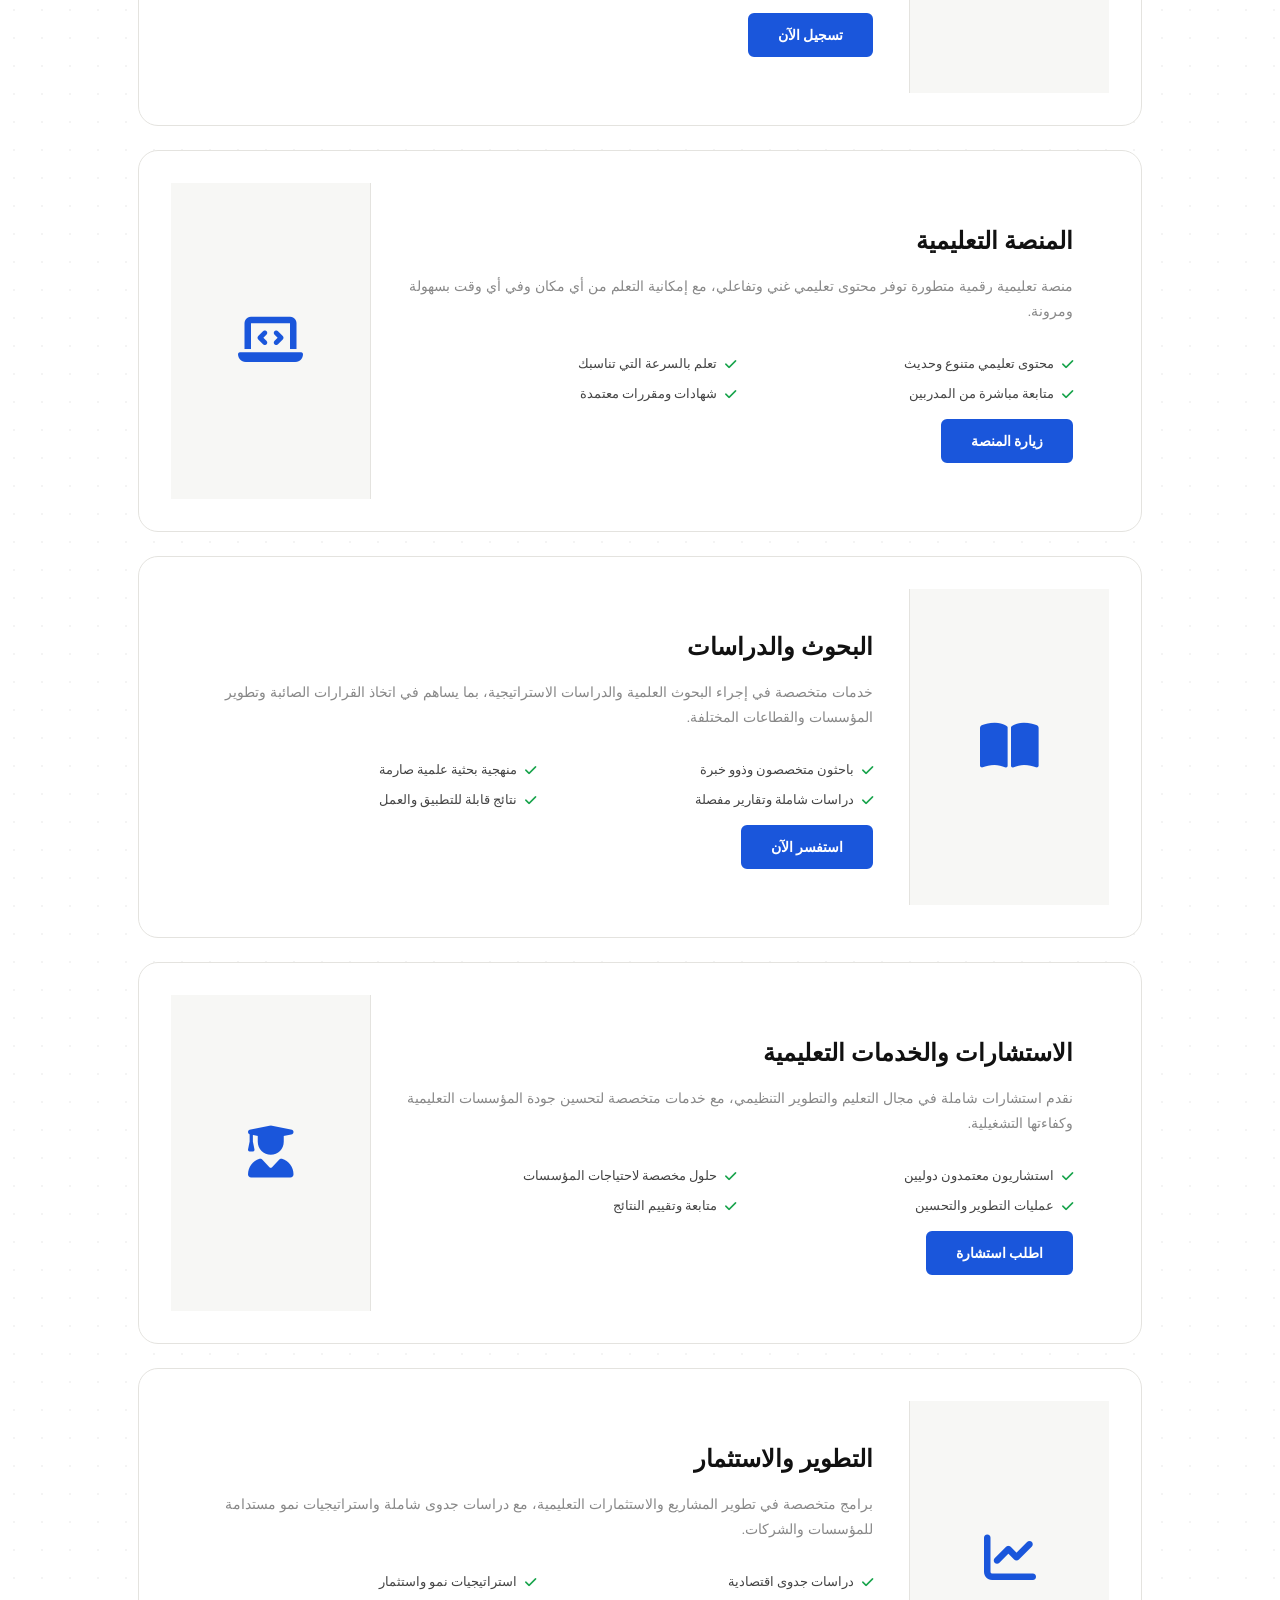
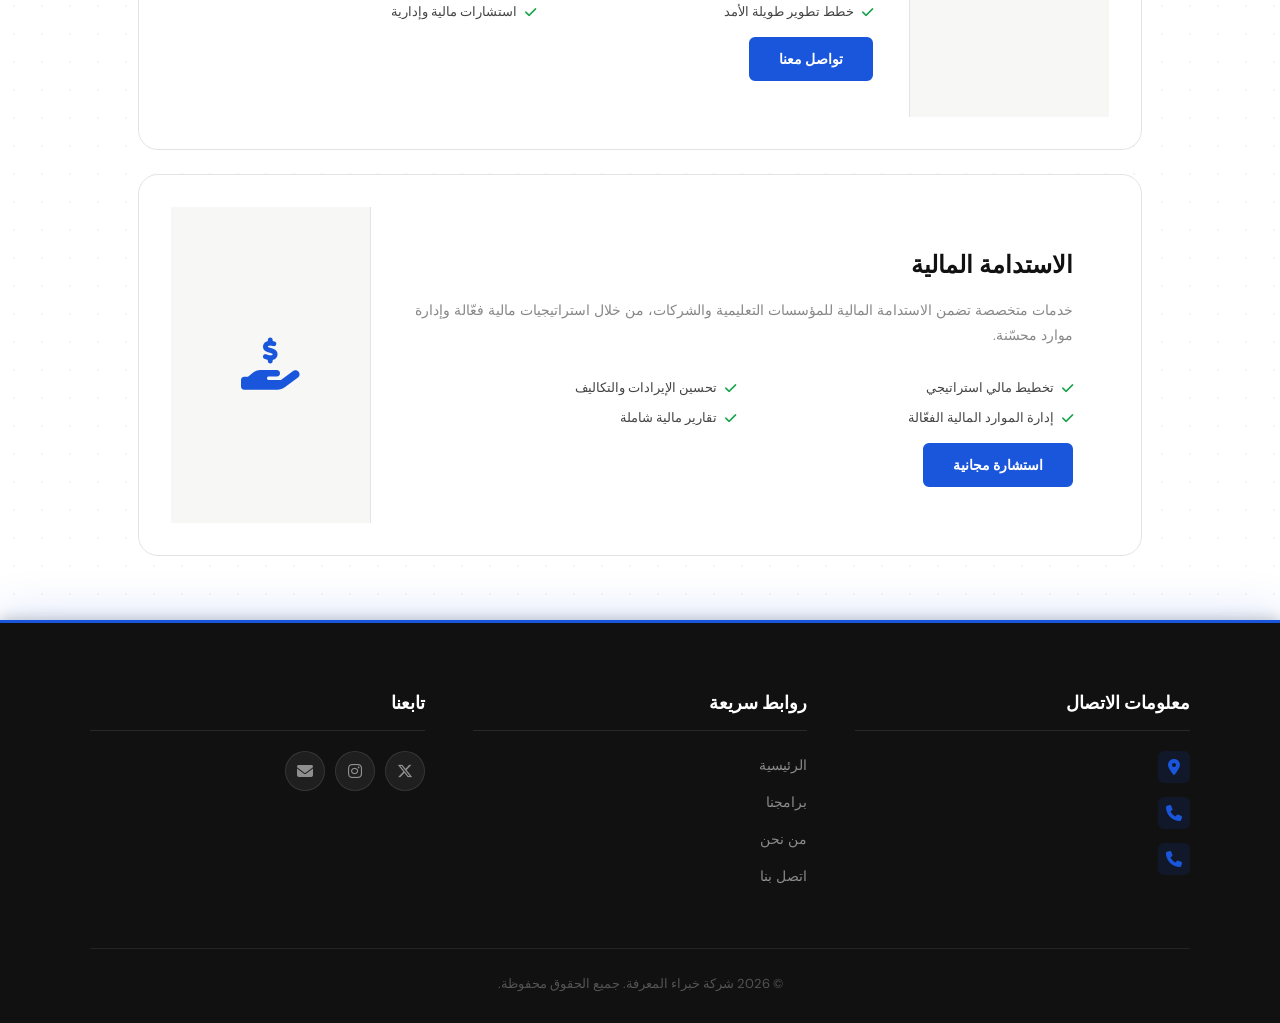
<file: programs.html>
<!DOCTYPE html>
<html lang="ar" dir="rtl">

<head>
    <meta charset="UTF-8">
    <meta name="viewport" content="width=device-width, initial-scale=1.0">
    <title>برامجنا - شركة خبراء المعرفة</title>
    <link rel="stylesheet" href="https://cdnjs.cloudflare.com/ajax/libs/font-awesome/6.7.2/css/all.min.css">
    <link rel="stylesheet" href="site.css">
    </head>

    <body>
    <header>
        <div class="top">
            <div class="contant">
                <div class="moblie">
                    <a href="tel:+96614804405"><i class="fa-solid fa-mobile-screen-button"></i> +96614804405</a>
                    <a href="mailto:admin@kexperts.sa"><i class="fa-regular fa-envelope"></i> admin@kexperts.sa</a>
                </div>
                <div class="social">
                    <a href="https://x.com/Kexpertsa"><i class="fa-brands fa-x-twitter"></i></a>
                    <a href="https://www.instagram.com/kexperts.sa/"><i class="fa-brands fa-instagram"></i></a>
                    <a href="mailto:admin@kexperts.sa"><i class="fa-solid fa-envelope"></i></a>
                </div>
            </div>
        </div>
        <nav>
            <div class="logo">
                <img src="./photo/Knowledge Experts - Logo-02 (1).png" alt="شركة خبراء المعرفة">
                <div class="logo-text">
                    <h2>شركة خبراء المعرفة</h2>
                    <p>KNOWLEDGE EXPERTS COMPANY</p>
                    <p>تعليم - تدريب - تطوير - تقنية - استشارات</p>
                </div>
            </div>

            <button class="mobile-menu-btn" id="mobile-toggle" aria-label="فتح القائمة">
                <i class="fas fa-bars icon-bars"></i>
                <i class="fas fa-times icon-times"></i>
            </button>
            <ul id="nav-menu">
                <li><a href="index.html#index">الرئيسية</a></li>
                <li><a href="index.html#prog">برامجنا</a></li>
                <li><a href="index.html#we">من نحن</a></li>
                <li><a href="faq.html">الأسئلة الشائعة</a></li>
                <li><a href="index.html#contact">اتصل بنا</a></li>
            </ul>
        </nav>
    </header>

        <button class="back-btn" onclick="window.history.back()" title="العودة">
        <i class="fas fa-arrow-left"></i>
    </button>

    <div class="programs-hero">
        <h1>برامجنا والأنشطة</h1>
        <p>اكتشف جميع البرامج والخدمات التي تقدمها شركة خبراء المعرفة لتطوير مهاراتك وتحقيق أحلامك</p>
    </div>

    <div class="programs-container">
        <!-- Program 1: التدريب والتأهيل -->
        <div class="program-card">
            <div class="program-icon-box">
                <div class="program-icon-large">
                    <i class="fas fa-chalkboard-teacher"></i>
                </div>
            </div>
            <div class="program-content">
                <h2>التدريب والتأهيل</h2>
                <p>نقدم برامج تدريبية متخصصة وشاملة مصممة لتطوير مهارات الأفراد والعاملين في المؤسسات المختلفة، بما يتوافق مع احتياجات سوق العمل العالمية والمحلية.</p>
                <div class="program-features">
                    <div class="program-feature">
                        <i class="fas fa-check"></i>
                        <span>برامج معتمدة من جهات دولية</span>
                    </div>
                    <div class="program-feature">
                        <i class="fas fa-check"></i>
                        <span>مدربون متخصصون وذوو خبرة عالية</span>
                    </div>
                    <div class="program-feature">
                        <i class="fas fa-check"></i>
                        <span>محتوى عملي وتطبيقي</span>
                    </div>
                    <div class="program-feature">
                        <i class="fas fa-check"></i>
                        <span>شهادات معترف بها</span>
                    </div>
                </div>
                <button class="program-btn" onclick="contactProgram('التدريب والتأهيل')">تسجيل الآن</button>
            </div>
        </div>

        <!-- Program 2: تعليم اللغة الإنجليزية -->
        <div class="program-card reversed">
            <div class="program-content">
                <h2>تعليم اللغة الإنجليزية</h2>
                <p>برامج متقدمة لتعليم اللغة الإنجليزية بجميع المستويات، من المستوى الابتدائي إلى المستويات المتقدمة، مع فرص الدراسة في الخارج والتدريب العملي.</p>
                <div class="program-features">
                    <div class="program-feature">
                        <i class="fas fa-check"></i>
                        <span>مدرسون محترفون ناطقون أصليون</span>
                    </div>
                    <div class="program-feature">
                        <i class="fas fa-check"></i>
                        <span>فرص دراسة في بريطانيا وأمريكا</span>
                    </div>
                    <div class="program-feature">
                        <i class="fas fa-check"></i>
                        <span>اختبارات IELTS و TOEFL</span>
                    </div>
                    <div class="program-feature">
                        <i class="fas fa-check"></i>
                        <span>فصول صغيرة وتركيز شخصي</span>
                    </div>
                </div>
                <button class="program-btn" onclick="contactProgram('تعليم اللغة الإنجليزية')">تسجيل الآن</button>
            </div>
            <div class="program-icon-box">
                <div class="program-icon-large">
                    <i class="fa-solid fa-language"></i>
                </div>
            </div>
        </div>

        <!-- Program 3: القبولات الجامعية -->
        <div class="program-card">
            <div class="program-icon-box">
                <div class="program-icon-large">
                    <i class="fas fa-university"></i>
                </div>
            </div>
            <div class="program-content">
                <h2>القبولات الجامعية</h2>
                <p>نساعدك في الحصول على قبول في أفضل الجامعات العالمية، من خلال استشارات متخصصة وإعداد ملفات قوية وتدريب على مقابلات الالتحاق.</p>
                <div class="program-features">
                    <div class="program-feature">
                        <i class="fas fa-check"></i>
                        <span>استشارات جامعية متخصصة</span>
                    </div>
                    <div class="program-feature">
                        <i class="fas fa-check"></i>
                        <span>شراكات مع جامعات عالمية رائدة</span>
                    </div>
                    <div class="program-feature">
                        <i class="fas fa-check"></i>
                        <span>مساعدة في إعداد التطبيقات</span>
                    </div>
                    <div class="program-feature">
                        <i class="fas fa-check"></i>
                        <span>دعم في الحصول على المنح الدراسية</span>
                    </div>
                </div>
                <button class="program-btn" onclick="contactProgram('القبولات الجامعية')">تسجيل الآن</button>
            </div>
        </div>

        <!-- Program 4: المنصة التعليمية -->
        <div class="program-card reversed">
            <div class="program-content">
                <h2>المنصة التعليمية</h2>
                <p>منصة تعليمية رقمية متطورة توفر محتوى تعليمي غني وتفاعلي، مع إمكانية التعلم من أي مكان وفي أي وقت بسهولة ومرونة.</p>
                <div class="program-features">
                    <div class="program-feature">
                        <i class="fas fa-check"></i>
                        <span>محتوى تعليمي متنوع وحديث</span>
                    </div>
                    <div class="program-feature">
                        <i class="fas fa-check"></i>
                        <span>تعلم بالسرعة التي تناسبك</span>
                    </div>
                    <div class="program-feature">
                        <i class="fas fa-check"></i>
                        <span>متابعة مباشرة من المدربين</span>
                    </div>
                    <div class="program-feature">
                        <i class="fas fa-check"></i>
                        <span>شهادات ومقررات معتمدة</span>
                    </div>
                </div>
                <button class="program-btn" onclick="contactProgram('المنصة التعليمية')">زيارة المنصة</button>
            </div>
            <div class="program-icon-box">
                <div class="program-icon-large">
                    <i class="fas fa-laptop-code"></i>
                </div>
            </div>
        </div>

        <!-- Program 5: البحوث والدراسات -->
        <div class="program-card">
            <div class="program-icon-box">
                <div class="program-icon-large">
                    <i class="fas fa-book-open"></i>
                </div>
            </div>
            <div class="program-content">
                <h2>البحوث والدراسات</h2>
                <p>خدمات متخصصة في إجراء البحوث العلمية والدراسات الاستراتيجية، بما يساهم في اتخاذ القرارات الصائبة وتطوير المؤسسات والقطاعات المختلفة.</p>
                <div class="program-features">
                    <div class="program-feature">
                        <i class="fas fa-check"></i>
                        <span>باحثون متخصصون وذوو خبرة</span>
                    </div>
                    <div class="program-feature">
                        <i class="fas fa-check"></i>
                        <span>منهجية بحثية علمية صارمة</span>
                    </div>
                    <div class="program-feature">
                        <i class="fas fa-check"></i>
                        <span>دراسات شاملة وتقارير مفصلة</span>
                    </div>
                    <div class="program-feature">
                        <i class="fas fa-check"></i>
                        <span>نتائج قابلة للتطبيق والعمل</span>
                    </div>
                </div>
                <button class="program-btn" onclick="contactProgram('البحوث والدراسات')">استفسر الآن</button>
            </div>
        </div>

        <!-- Program 6: الاستشارات والخدمات التعليمية -->
        <div class="program-card reversed">
            <div class="program-content">
                <h2>الاستشارات والخدمات التعليمية</h2>
                <p>نقدم استشارات شاملة في مجال التعليم والتطوير التنظيمي، مع خدمات متخصصة لتحسين جودة المؤسسات التعليمية وكفاءتها التشغيلية.</p>
                <div class="program-features">
                    <div class="program-feature">
                        <i class="fas fa-check"></i>
                        <span>استشاريون معتمدون دوليين</span>
                    </div>
                    <div class="program-feature">
                        <i class="fas fa-check"></i>
                        <span>حلول مخصصة لاحتياجات المؤسسات</span>
                    </div>
                    <div class="program-feature">
                        <i class="fas fa-check"></i>
                        <span>عمليات التطوير والتحسين</span>
                    </div>
                    <div class="program-feature">
                        <i class="fas fa-check"></i>
                        <span>متابعة وتقييم النتائج</span>
                    </div>
                </div>
                <button class="program-btn" onclick="contactProgram('الاستشارات والخدمات التعليمية')">اطلب استشارة</button>
            </div>
            <div class="program-icon-box">
                <div class="program-icon-large">
                    <i class="fas fa-user-graduate"></i>
                </div>
            </div>
        </div>

        <!-- Program 7: التطوير والاستثمار -->
        <div class="program-card">
            <div class="program-icon-box">
                <div class="program-icon-large">
                    <i class="fas fa-chart-line"></i>
                </div>
            </div>
            <div class="program-content">
                <h2>التطوير والاستثمار</h2>
                <p>برامج متخصصة في تطوير المشاريع والاستثمارات التعليمية، مع دراسات جدوى شاملة واستراتيجيات نمو مستدامة للمؤسسات والشركات.</p>
                <div class="program-features">
                    <div class="program-feature">
                        <i class="fas fa-check"></i>
                        <span>دراسات جدوى اقتصادية</span>
                    </div>
                    <div class="program-feature">
                        <i class="fas fa-check"></i>
                        <span>استراتيجيات نمو واستثمار</span>
                    </div>
                    <div class="program-feature">
                        <i class="fas fa-check"></i>
                        <span>خطط تطوير طويلة الأمد</span>
                    </div>
                    <div class="program-feature">
                        <i class="fas fa-check"></i>
                        <span>استشارات مالية وإدارية</span>
                    </div>
                </div>
                <button class="program-btn" onclick="contactProgram('التطوير والاستثمار')">تواصل معنا</button>
            </div>
        </div>

        <!-- Program 8: الاستدامة المالية -->
        <div class="program-card reversed">
            <div class="program-content">
                <h2>الاستدامة المالية</h2>
                <p>خدمات متخصصة تضمن الاستدامة المالية للمؤسسات التعليمية والشركات، من خلال استراتيجيات مالية فعّالة وإدارة موارد محسّنة.</p>
                <div class="program-features">
                    <div class="program-feature">
                        <i class="fas fa-check"></i>
                        <span>تخطيط مالي استراتيجي</span>
                    </div>
                    <div class="program-feature">
                        <i class="fas fa-check"></i>
                        <span>تحسين الإيرادات والتكاليف</span>
                    </div>
                    <div class="program-feature">
                        <i class="fas fa-check"></i>
                        <span>إدارة الموارد المالية الفعّالة</span>
                    </div>
                    <div class="program-feature">
                        <i class="fas fa-check"></i>
                        <span>تقارير مالية شاملة</span>
                    </div>
                </div>
                <button class="program-btn" onclick="contactProgram('الاستدامة المالية')">استشارة مجانية</button>
            </div>
            <div class="program-icon-box">
                <div class="program-icon-large">
                    <i class="fas fa-hand-holding-usd"></i>
                </div>
            </div>
        </div>
    </div>

    <footer class="footer">
        <div class="footer-content">
            <div class="footer-section footer-contact">
                <h3>معلومات الاتصال</h3>
                <a href="https://goo.gl/j9K21F" class="contact-icon"><i class="fas fa-map-marker-alt"></i><span class="contact-text">7548 شارع حزام ابن عوف 2627 حي وادي مذينب 42364 المدينة المنورة</span></a>
                <a href="tel:+96614804405" class="contact-icon"><i class="fas fa-phone"></i><span class="contact-text">966148404405+</span></a>
                <a href="tel:+966500552934" class="contact-icon"><i class="fas fa-phone"></i><span class="contact-text">966500552934+</span></a>
            </div>
            <div class="footer-section footer-menu">
                <h3>روابط سريعة</h3>
                <ul>
                    <li><a href="index.html#index">الرئيسية</a></li>
                    <li><a href="index.html#prog">برامجنا</a></li>
                    <li><a href="index.html#we">من نحن</a></li>
                    <li><a href="index.html#contact">اتصل بنا</a></li>
                </ul>
            </div>
            <div class="footer-section footer-social">
                <h3>تابعنا</h3>
                <div class="social-links">
                    <a href="https://x.com/Kexpertsa"><i class="fab fa-x-twitter"></i></a>
                    <a href="https://www.instagram.com/kexperts.sa/"><i class="fab fa-instagram"></i></a>
                    <a href="mailto:admin@kexperts.sa"><i class="fas fa-envelope"></i></a>
                </div>
            </div>
        </div>
        <div class="footer-bottom"><p>&copy; 2026 شركة خبراء المعرفة. جميع الحقوق محفوظة.</p></div>
    </footer>

    <script>
        function contactProgram(programName) {
            // Store the program name and redirect to contact section on main page
            localStorage.setItem('selectedProgram', programName);
            window.location.href = 'index.html#contact';
        }

        // Add animation delays
        document.querySelectorAll('.program-card').forEach((card, index) => {
            card.style.animationDelay = (index * 0.15) + 's';
        });
    </script>
    <script src="script.js"></script>
</body>

</html>
</file>
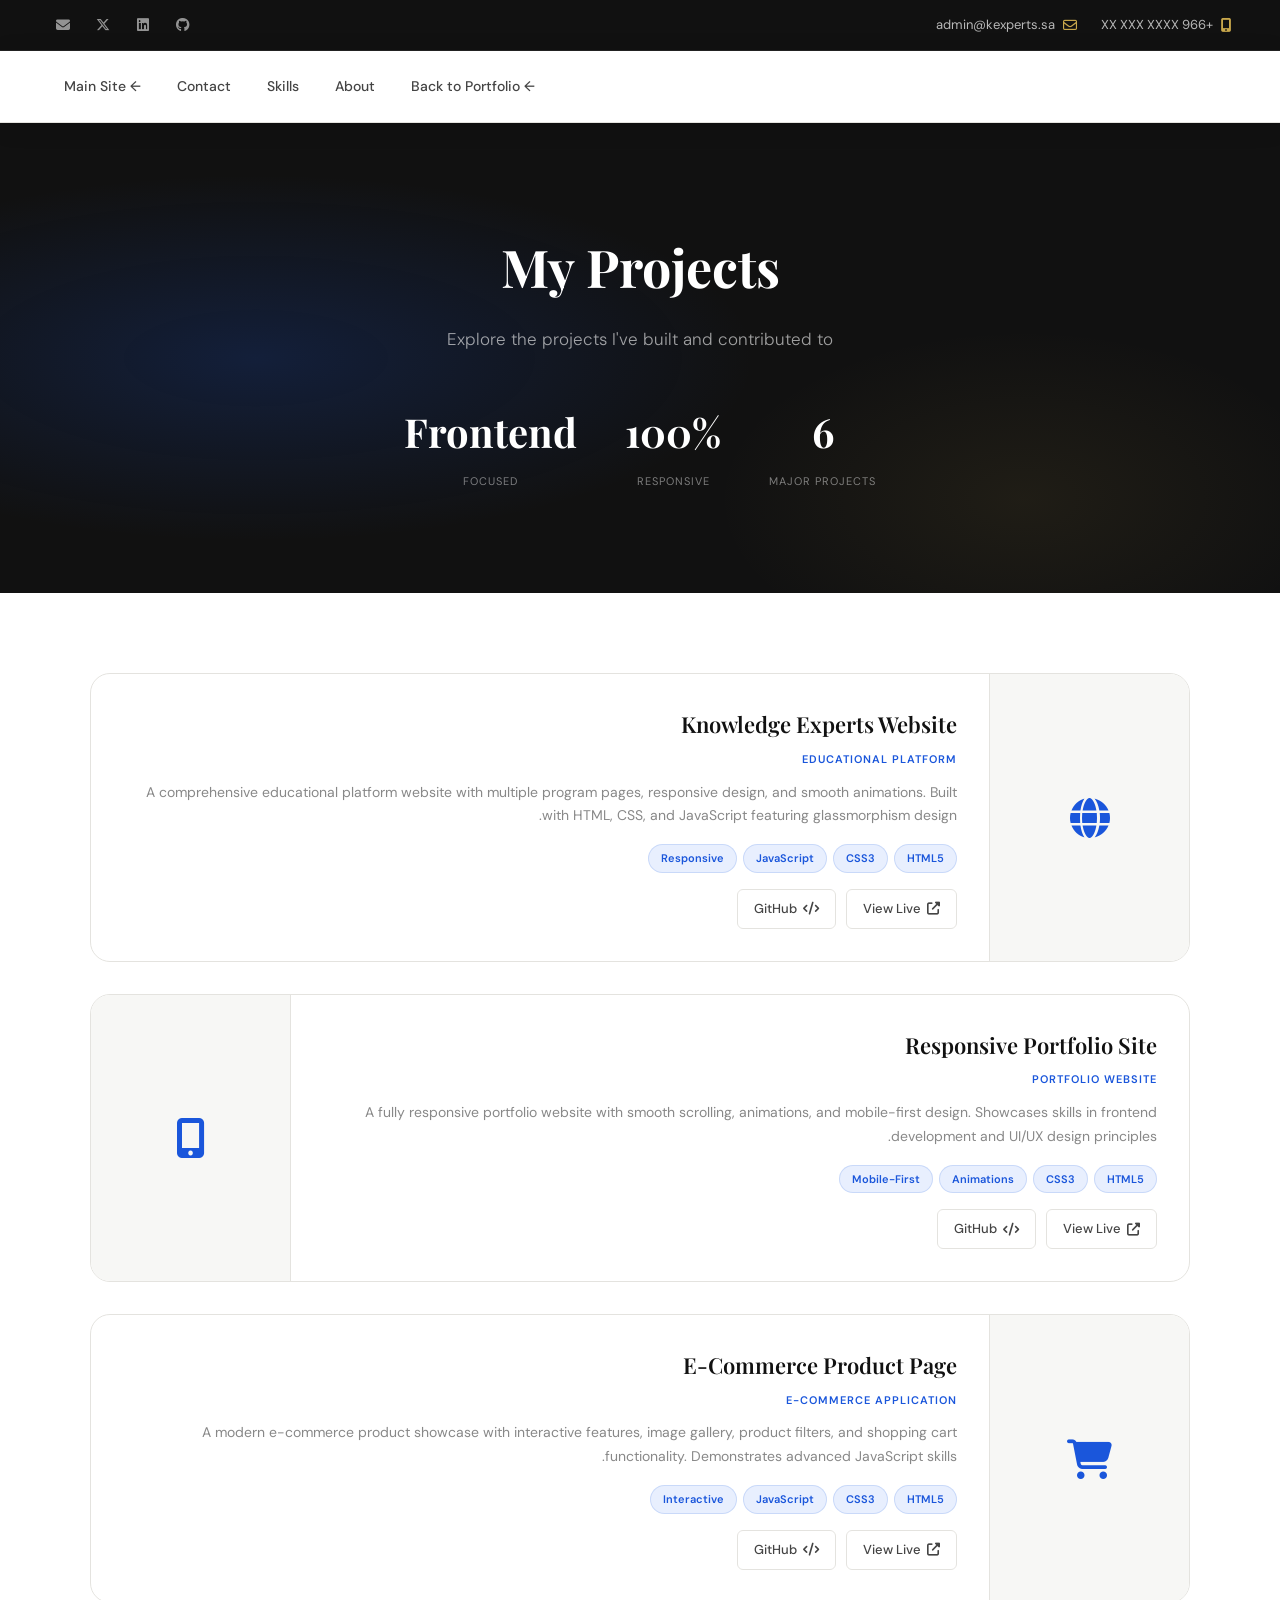
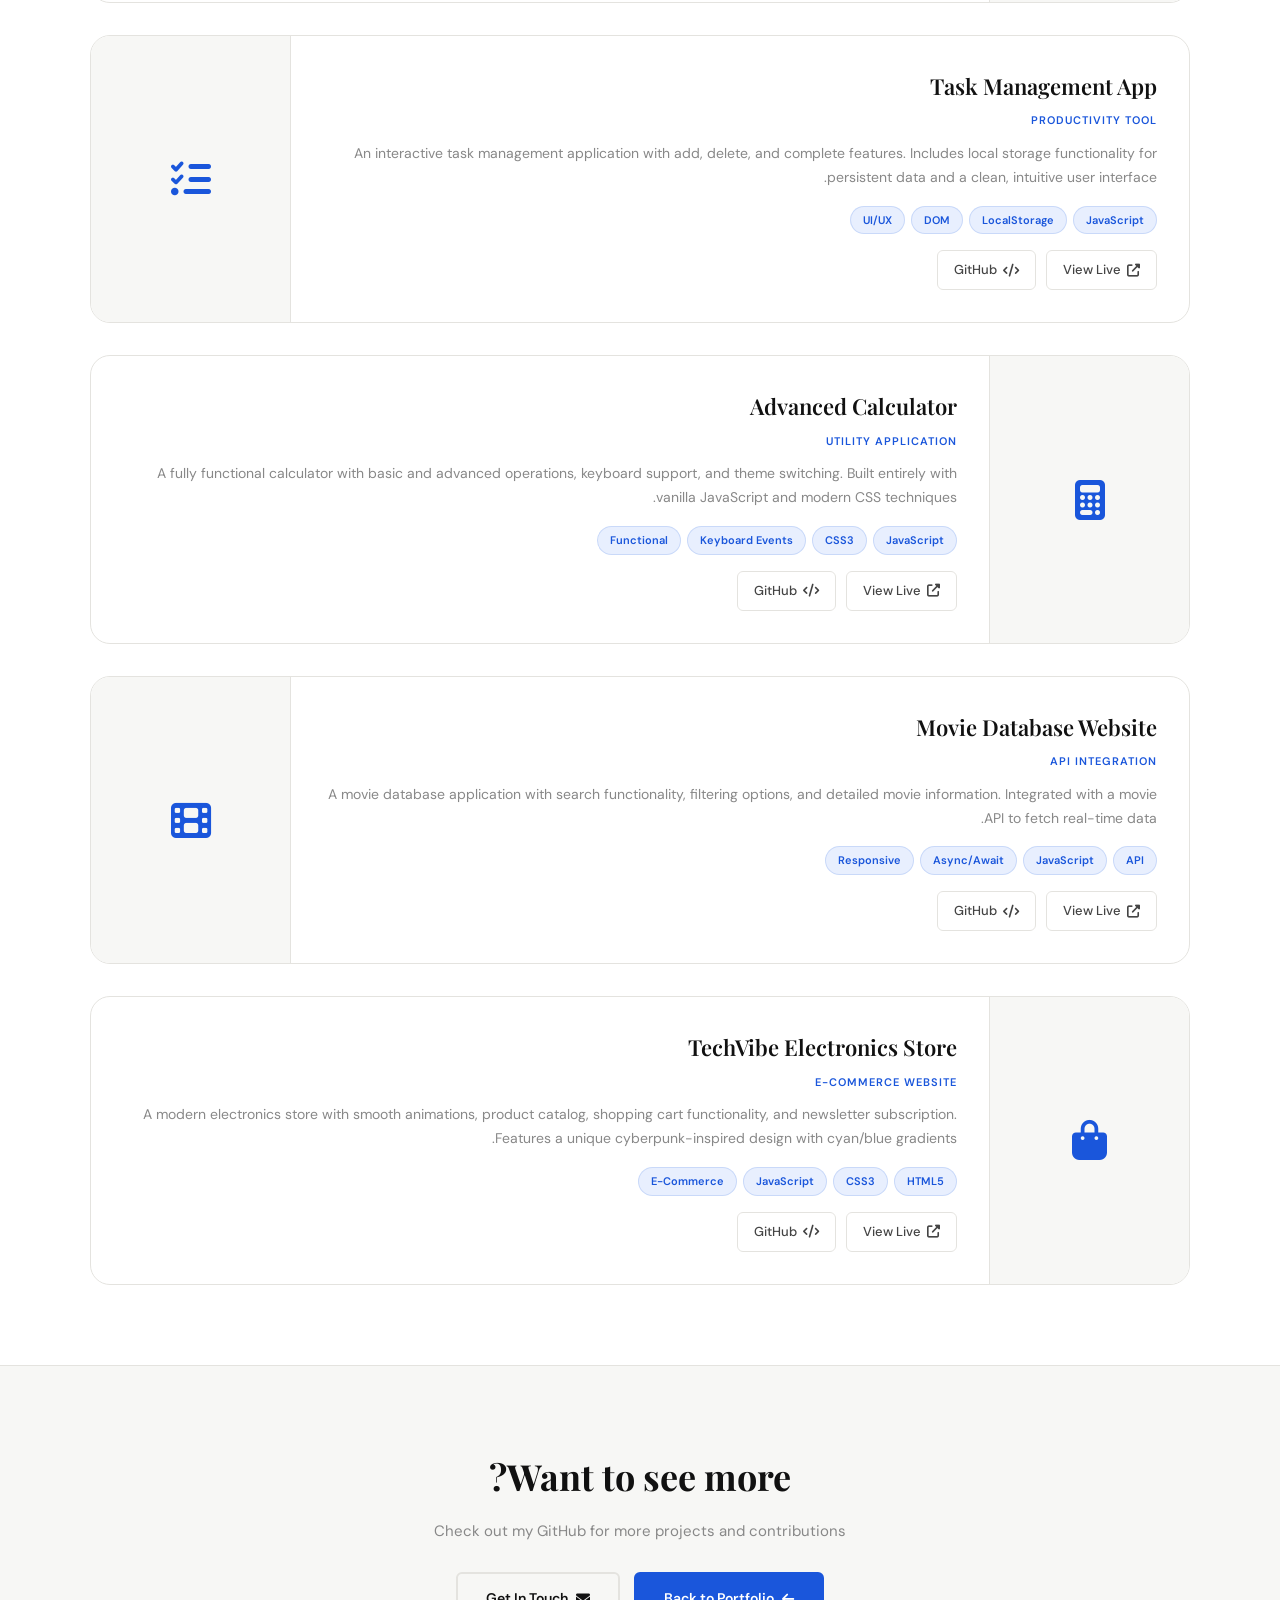
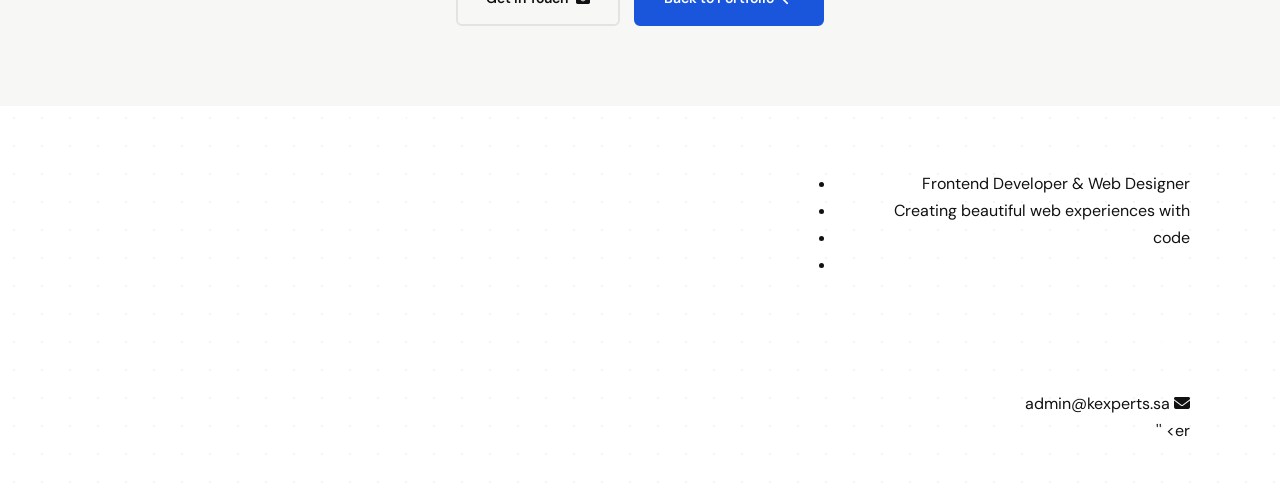
<file: projects.html>
<!DOCTYPE html>
<html lang="ar" dir="rtl">

<head>
    <meta charset="UTF-8">
    <meta name="viewport" content="width=device-width, initial-scale=1.0">
    <meta name="description" content="Abdul Qader Shaheen - Projects Portfolio. View all my web development projects">
    <meta name="keywords" content="projects, portfolio, web development, frontend">
    <meta name="author" content="Abdul Qader Shaheen">
    <title>My Projects - Abdul Qader Shaheen</title>
    <link rel="stylesheet" href="https://cdnjs.cloudflare.com/ajax/libs/font-awesome/6.7.2/css/all.min.css">
    <link rel="stylesheet" href="site.css">
</head>

<body>
    <!-- Header -->
    <header>
        <div class="top">
            <div class="contant">
                <div class="moblie">
                    <a href="tel:+966XXXXXXXXX">
                        <i class="fa-solid fa-mobile-screen-button"></i>
                        +966 XX XXX XXXX
                    </a>
                    <a href="mailto:admin@kexperts.sa">
                        <i class="fa-regular fa-envelope"></i>
                        admin@kexperts.sa
                    </a>
                </div>
                <div class="social">
                    <a href="https://github.com" target="_blank"><i class="fa-brands fa-github"></i></a>
                    <a href="https://linkedin.com" target="_blank"><i class="fa-brands fa-linkedin"></i></a>
                    <a href="https://twitter.com" target="_blank"><i class="fa-brands fa-x-twitter"></i></a>
                    <a href="mailto:admin@kexperts.sa"><i class="fa-solid fa-envelope"></i></a>
                </div>
            </div>
        </div>
        <nav>
            <div class="logo">
                <div class="logo-text">
                    <h2>Abdul Qader Shaheen</h2>
                    <p>My Projects</p>
                </div>
            </div>

            <button class="mobile-menu-btn" id="mobile-toggle" aria-label="فتح القائمة">
                <i class="fas fa-bars icon-bars"></i>
                <i class="fas fa-times icon-times"></i>
            </button>
            <ul id="nav-menu">
                <li><a href="main/portfolio.html">← Back to Portfolio</a></li>
                <li><a href="main/portfolio.html#about">About</a></li>
                <li><a href="main/portfolio.html#skills">Skills</a></li>
                <li><a href="main/portfolio.html#contact">Contact</a></li>
                <li><a href="index.html" class="back-link">← Main Site</a></li>
            </ul>
        </nav>
    </header>

    <!-- Projects Hero -->
    <section class="projects-hero">
        <div class="projects-hero-content">
            <h1>My Projects</h1>
            <p>Explore the projects I've built and contributed to</p>
            <div class="projects-stats">
                <div class="project-stat">
                    <span class="stat-num">6</span>
                    <span class="stat-text">Major Projects</span>
                </div>
                <div class="project-stat">
                    <span class="stat-num">100%</span>
                    <span class="stat-text">Responsive</span>
                </div>
                <div class="project-stat">
                    <span class="stat-num">Frontend</span>
                    <span class="stat-text">Focused</span>
                </div>
            </div>
        </div>
    </section>

    <!-- Projects Gallery -->
    <section class="projects-gallery">
        <div class="gallery-container">
            <!-- Project 1 -->
            <div class="gallery-project-card">
                <div class="project-number">01</div>
                <div class="gallery-project-image">
                    <i class="fas fa-globe"></i>
                </div>
                <div class="gallery-project-info">
                    <h3>Knowledge Experts Website</h3>
                    <p class="project-category">Educational Platform</p>
                    <p class="project-description">A comprehensive educational platform website with multiple program pages, responsive design, and smooth animations. Built with HTML, CSS, and JavaScript featuring glassmorphism design.</p>
                    <div class="gallery-project-tags">
                        <span class="gallery-tag">HTML5</span>
                        <span class="gallery-tag">CSS3</span>
                        <span class="gallery-tag">JavaScript</span>
                        <span class="gallery-tag">Responsive</span>
                    </div>
                    <div class="gallery-project-links">
                        <a href="index.html" target="_blank" class="gallery-link">
                            <i class="fas fa-external-link-alt"></i> View Live
                        </a>
                        <a href="#" class="gallery-link">
                            <i class="fas fa-code"></i> GitHub
                        </a>
                    </div>
                </div>
            </div>

            <!-- Project 2 -->
            <div class="gallery-project-card">
                <div class="project-number">02</div>
                <div class="gallery-project-image">
                    <i class="fas fa-mobile-alt"></i>
                </div>
                <div class="gallery-project-info">
                    <h3>Responsive Portfolio Site</h3>
                    <p class="project-category">Portfolio Website</p>
                    <p class="project-description">A fully responsive portfolio website with smooth scrolling, animations, and mobile-first design. Showcases skills in frontend development and UI/UX design principles.</p>
                    <div class="gallery-project-tags">
                        <span class="gallery-tag">HTML5</span>
                        <span class="gallery-tag">CSS3</span>
                        <span class="gallery-tag">Animations</span>
                        <span class="gallery-tag">Mobile-First</span>
                    </div>
                    <div class="gallery-project-links">
                        <a href="#" class="gallery-link">
                            <i class="fas fa-external-link-alt"></i> View Live
                        </a>
                        <a href="#" class="gallery-link">
                            <i class="fas fa-code"></i> GitHub
                        </a>
                    </div>
                </div>
            </div>

            <!-- Project 3 -->
            <div class="gallery-project-card">
                <div class="project-number">03</div>
                <div class="gallery-project-image">
                    <i class="fas fa-shopping-cart"></i>
                </div>
                <div class="gallery-project-info">
                    <h3>E-Commerce Product Page</h3>
                    <p class="project-category">E-Commerce Application</p>
                    <p class="project-description">A modern e-commerce product showcase with interactive features, image gallery, product filters, and shopping cart functionality. Demonstrates advanced JavaScript skills.</p>
                    <div class="gallery-project-tags">
                        <span class="gallery-tag">HTML5</span>
                        <span class="gallery-tag">CSS3</span>
                        <span class="gallery-tag">JavaScript</span>
                        <span class="gallery-tag">Interactive</span>
                    </div>
                    <div class="gallery-project-links">
                        <a href="#" class="gallery-link">
                            <i class="fas fa-external-link-alt"></i> View Live
                        </a>
                        <a href="#" class="gallery-link">
                            <i class="fas fa-code"></i> GitHub
                        </a>
                    </div>
                </div>
            </div>

            <!-- Project 4 -->
            <div class="gallery-project-card">
                <div class="project-number">04</div>
                <div class="gallery-project-image">
                    <i class="fas fa-tasks"></i>
                </div>
                <div class="gallery-project-info">
                    <h3>Task Management App</h3>
                    <p class="project-category">Productivity Tool</p>
                    <p class="project-description">An interactive task management application with add, delete, and complete features. Includes local storage functionality for persistent data and a clean, intuitive user interface.</p>
                    <div class="gallery-project-tags">
                        <span class="gallery-tag">JavaScript</span>
                        <span class="gallery-tag">LocalStorage</span>
                        <span class="gallery-tag">DOM</span>
                        <span class="gallery-tag">UI/UX</span>
                    </div>
                    <div class="gallery-project-links">
                        <a href="#" class="gallery-link">
                            <i class="fas fa-external-link-alt"></i> View Live
                        </a>
                        <a href="#" class="gallery-link">
                            <i class="fas fa-code"></i> GitHub
                        </a>
                    </div>
                </div>
            </div>

            <!-- Project 5 -->
            <div class="gallery-project-card">
                <div class="project-number">05</div>
                <div class="gallery-project-image">
                    <i class="fas fa-calculator"></i>
                </div>
                <div class="gallery-project-info">
                    <h3>Advanced Calculator</h3>
                    <p class="project-category">Utility Application</p>
                    <p class="project-description">A fully functional calculator with basic and advanced operations, keyboard support, and theme switching. Built entirely with vanilla JavaScript and modern CSS techniques.</p>
                    <div class="gallery-project-tags">
                        <span class="gallery-tag">JavaScript</span>
                        <span class="gallery-tag">CSS3</span>
                        <span class="gallery-tag">Keyboard Events</span>
                        <span class="gallery-tag">Functional</span>
                    </div>
                    <div class="gallery-project-links">
                        <a href="#" class="gallery-link">
                            <i class="fas fa-external-link-alt"></i> View Live
                        </a>
                        <a href="#" class="gallery-link">
                            <i class="fas fa-code"></i> GitHub
                        </a>
                    </div>
                </div>
            </div>

            <!-- Project 6 -->
            <div class="gallery-project-card">
                <div class="project-number">06</div>
                <div class="gallery-project-image">
                    <i class="fas fa-film"></i>
                </div>
                <div class="gallery-project-info">
                    <h3>Movie Database Website</h3>
                    <p class="project-category">API Integration</p>
                    <p class="project-description">A movie database application with search functionality, filtering options, and detailed movie information. Integrated with a movie API to fetch real-time data.</p>
                    <div class="gallery-project-tags">
                        <span class="gallery-tag">API</span>
                        <span class="gallery-tag">JavaScript</span>
                        <span class="gallery-tag">Async/Await</span>
                        <span class="gallery-tag">Responsive</span>
                    </div>
                    <div class="gallery-project-links">
                        <a href="#" class="gallery-link">
                            <i class="fas fa-external-link-alt"></i> View Live
                        </a>
                        <a href="#" class="gallery-link">
                            <i class="fas fa-code"></i> GitHub
                        </a>
                    </div>
                </div>
            </div>

            <!-- Project 7 -->
            <div class="gallery-project-card">
                <div class="project-number">07</div>
                <div class="gallery-project-image">
                    <i class="fas fa-shopping-bag"></i>
                </div>
                <div class="gallery-project-info">
                    <h3>TechVibe Electronics Store</h3>
                    <p class="project-category">E-Commerce Website</p>
                    <p class="project-description">A modern electronics store with smooth animations, product catalog, shopping cart functionality, and newsletter subscription. Features a unique cyberpunk-inspired design with cyan/blue gradients.</p>
                    <div class="gallery-project-tags">
                        <span class="gallery-tag">HTML5</span>
                        <span class="gallery-tag">CSS3</span>
                        <span class="gallery-tag">JavaScript</span>
                        <span class="gallery-tag">E-Commerce</span>
                    </div>
                    <div class="gallery-project-links">
                        <a href="fancy_store/fancy.html" class="gallery-link" target="_blank">
                            <i class="fas fa-external-link-alt"></i> View Live
                        </a>
                        <a href="#" class="gallery-link">
                            <i class="fas fa-code"></i> GitHub
                        </a>
                    </div>
                </div>
            </div>
        </div>
    </section>

    <!-- Call to Action -->
    <section class="projects-cta">
        <div class="cta-content">
            <h2>Want to see more?</h2>
            <p>Check out my GitHub for more projects and contributions</p>
            <div class="cta-buttons">
                <a href="main/portfolio.html" class="cta-btn primary">
                    <i class="fas fa-arrow-left"></i> Back to Portfolio
                </a>
                <a href="main/portfolio.html#contact" class="cta-btn secondary">
                    <i class="fas fa-envelope"></i> Get In Touch
                </a>
            </div>
        </div>
    </section>

    <!-- Footer -->
    <footer>
        <div class="footer-content">
            <div class="footer-section">
                <h3>Abdul Qader Shaheen</h3>
                <p>Frontend Developer & Web Designer</p>
                <p>Creating beautiful web experiences with code</p>
            </div>
            <div class="footer-section">
                <h3>Quick Links</h3>
                <ul>
                    <li><a href="main/portfolio.html#about">About</a></li>
                    <li><a href="#">Projects</a></li>
                    <li><a href="main/portfolio.html#skills">Skills</a></li>
                    <li><a href="main/portfolio.html#contact">Contact</a></li>
                </ul>
            </div>
            <div class="footer-section footer-social">
                <h3>Follow Me</h3>
                <div class="social-links">
                    <a href="https://github.com" target="_blank"><i class="fab fa-github"></i></a>
                    <a href="https://linkedin.com" target="_blank"><i class="fab fa-linkedin"></i></a>
                    <a href="https://twitter.com" target="_blank"><i class="fab fa-x-twitter"></i></a>
                    <a href="https://instagram.com" target="_blank"><i class="fab fa-instagram"></i></a>
                </div>
            </div>
            <div class="footer-section">
                <h3>Contact</h3>
                <div class="contact-item">
                    <a href="mailto:admin@kexperts.sa"><i class="fas fa-envelope"></i> admin@kexperts.sa</a>
                </div>
                <div class="contact-item">
    er>

    <script src="script.js"></script>
</body>

</html>''
</file>
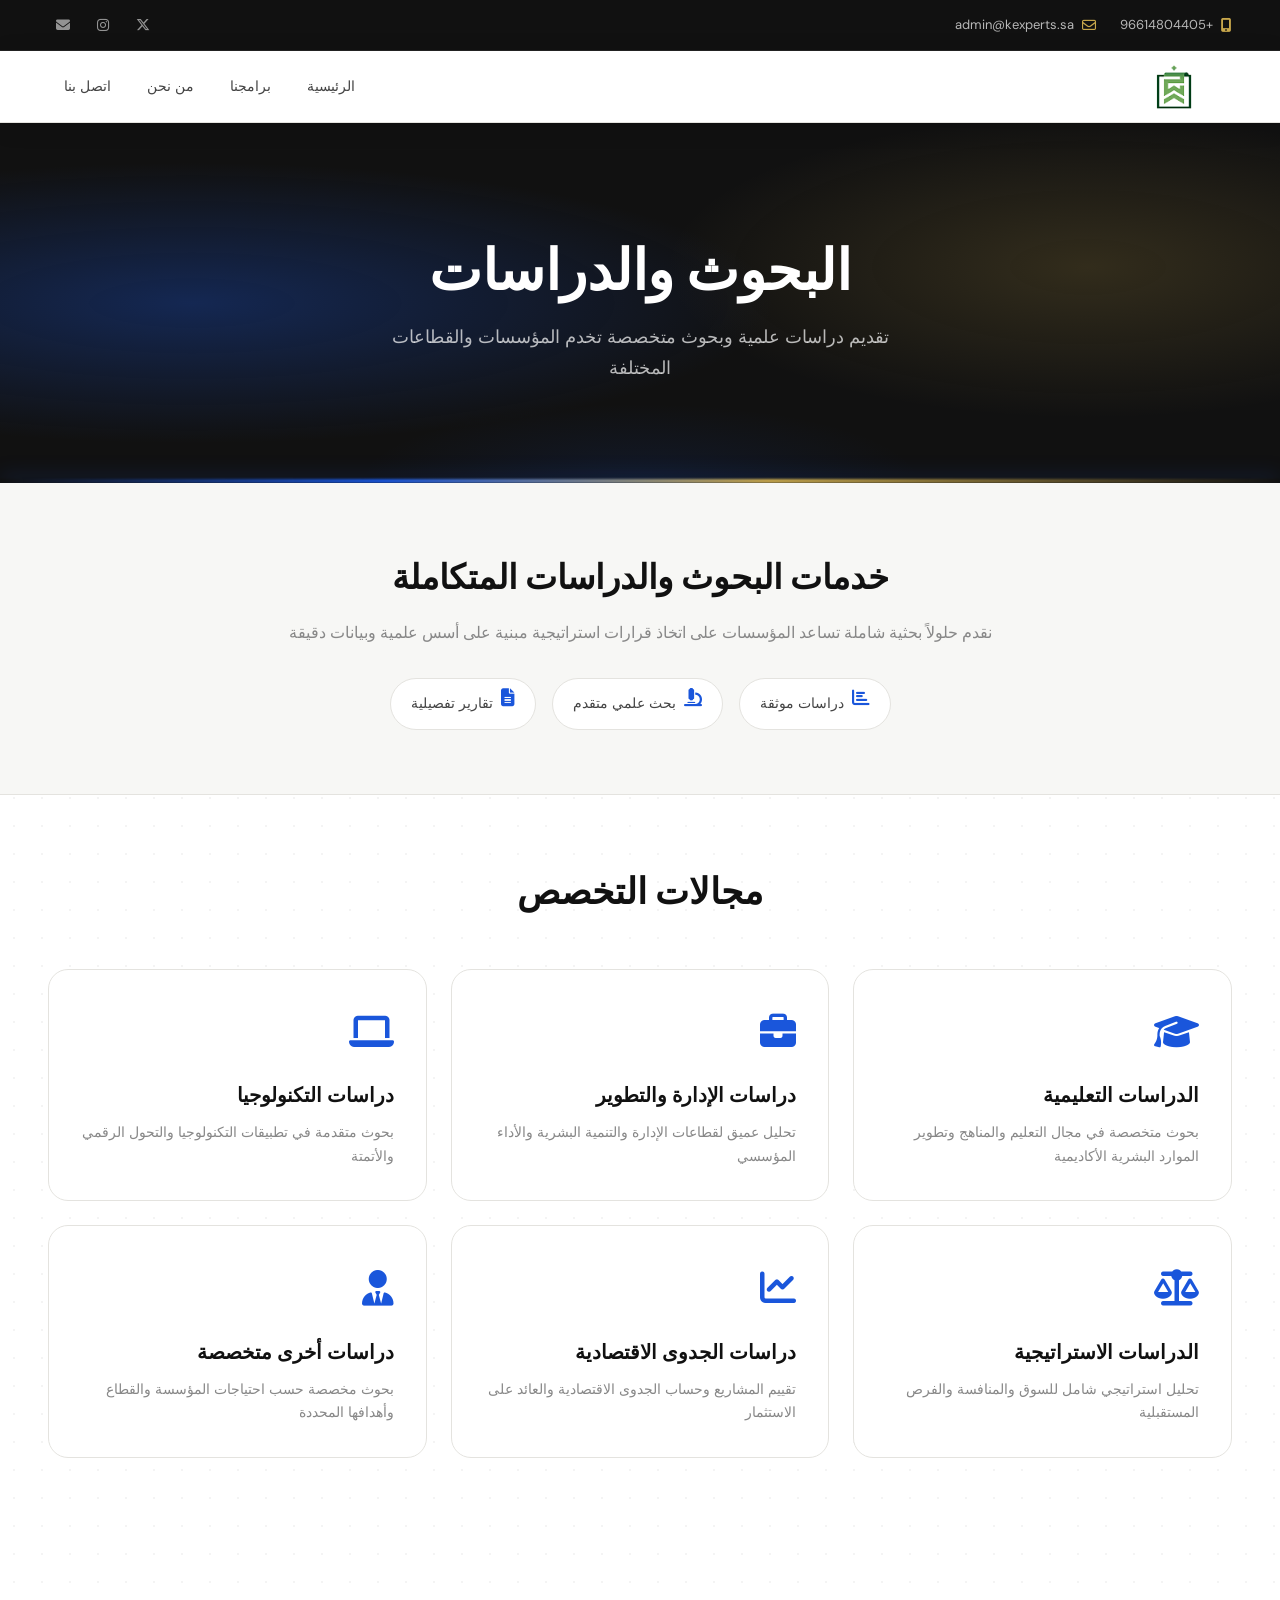
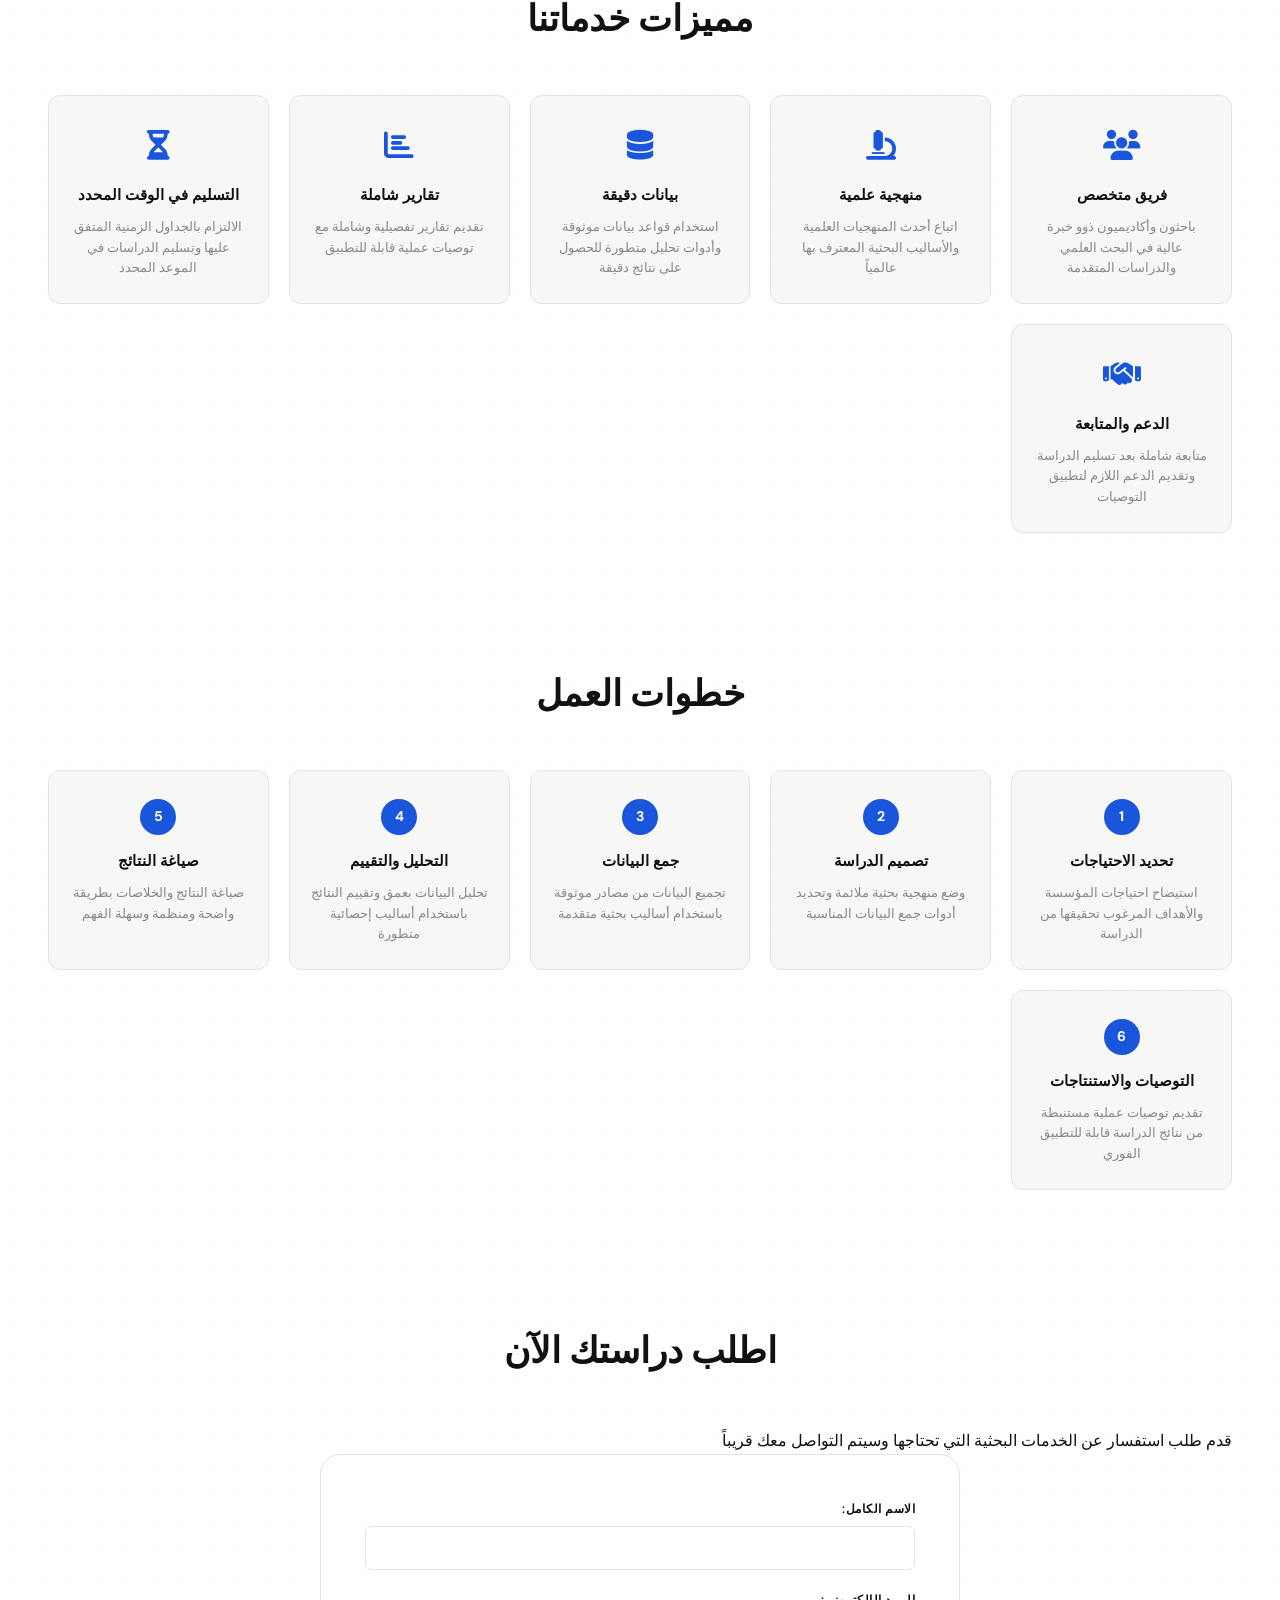
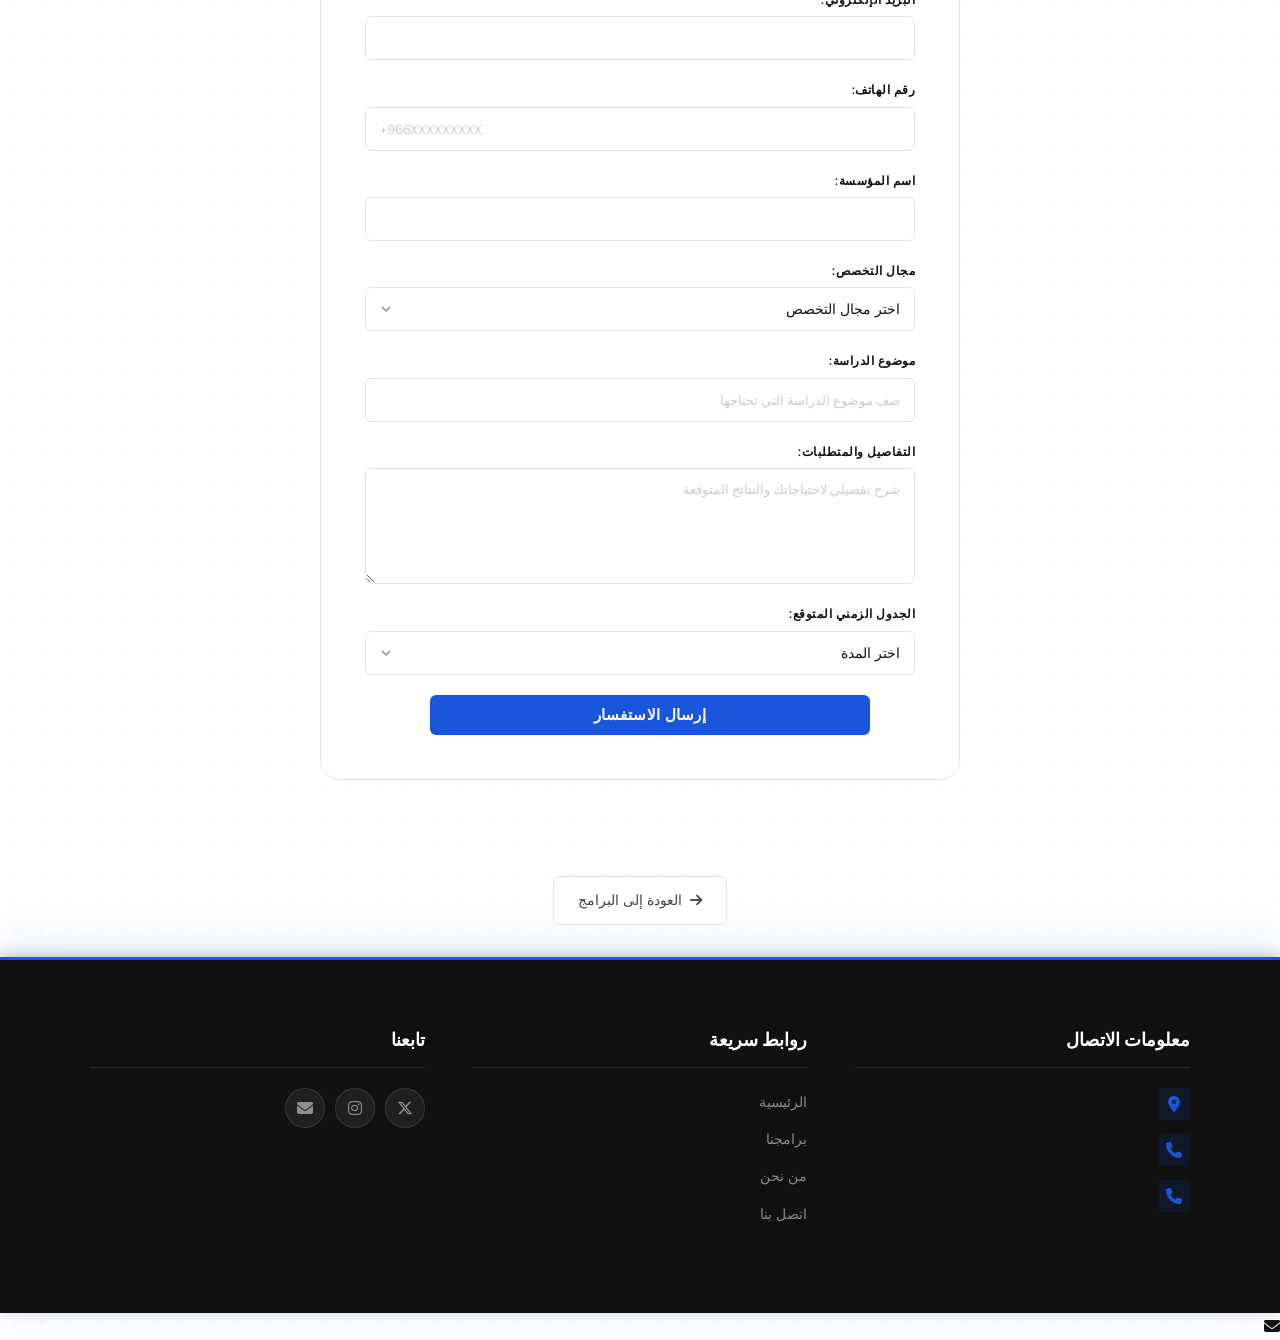
<file: research.html>
<!DOCTYPE html>
<html lang="ar" dir="rtl">

<head>
    <meta charset="UTF-8">
    <meta name="viewport" content="width=device-width, initial-scale=1.0">
    <title>البحوث والدراسات - شركة خبراء المعرفة</title>
    <link rel="stylesheet" href="https://cdnjs.cloudflare.com/ajax/libs/font-awesome/6.7.2/css/all.min.css">
    <link rel="stylesheet" href="site.css">
</head>

<body>
    <header>
        <div class="top">
            <div class="contant">
                <div class="moblie">
                    <a href="tel:+96614804405">
                        <i class="fa-solid fa-mobile-screen-button"></i>
                        +96614804405
                    </a>
                    <a href="mailto:admin@kexperts.sa">
                        <i class="fa-regular fa-envelope"></i>
                        admin@kexperts.sa
                    </a>
                </div>
                <div class="social">
                    <a href="https://x.com/Kexpertsa"><i class="fa-brands fa-x-twitter"></i></a>
                    <a href="https://www.instagram.com/kexperts.sa/"><i class="fa-brands fa-instagram"></i></a>
                    <a href="mailto:admin@kexperts.sa"><i class="fa-solid fa-envelope"></i></a>
                </div>
            </div>
        </div>
        <nav>
            <div class="logo">
                <img src="./photo/Knowledge Experts - Logo-02 (1).png" alt="photo">
                <div class="logo-text">
                    <h2>شركة خبراء المعرفة </h2>
                    <p>KNOWLEDGE EXPERTS COMPANY</p>
                    <p>تعليم - تدريب - تطوير - تقنية - استشارات</p>
                </div>
            </div>

            <button class="mobile-menu-btn" id="mobile-toggle" aria-label="فتح القائمة">
                <i class="fas fa-bars icon-bars"></i>
                <i class="fas fa-times icon-times"></i>
            </button>
            <ul id="nav-menu">
                <li><a href="index.html#index">الرئيسية</a></li>
                <li><a href="index.html#prog">برامجنا</a></li>
                <li><a href="index.html#we">من نحن</a></li>
                <li><a href="index.html#contact">اتصل بنا</a></li>
            </ul>
        </nav>
    </header>

    <section class="test" id="index">
        <div class="fon">
            <h1>البحوث والدراسات</h1>
            <p>تقديم دراسات علمية وبحوث متخصصة تخدم المؤسسات والقطاعات المختلفة</p>
        </div>
    </section>

    <section class="program-hero theme-blue-2">
        <div class="hero-content">
            <h2>خدمات البحوث والدراسات المتكاملة</h2>
            <p>نقدم حلولاً بحثية شاملة تساعد المؤسسات على اتخاذ قرارات استراتيجية مبنية على أسس علمية وبيانات دقيقة</p>
            <div class="hero-features">
                <div class="feature-item">
                    <i class="fas fa-chart-bar"></i>
                    <span>دراسات موثقة</span>
                </div>
                <div class="feature-item">
                    <i class="fas fa-microscope"></i>
                    <span>بحث علمي متقدم</span>
                </div>
                <div class="feature-item">
                    <i class="fas fa-file-alt"></i>
                    <span>تقارير تفصيلية</span>
                </div>
            </div>
        </div>
    </section>

    <section class="research-areas">
        <h2>مجالات التخصص</h2>
        <div class="areas-grid">
            <div class="area-card">
                <div class="area-icon">
                    <i class="fas fa-graduation-cap"></i>
                </div>
                <h3>الدراسات التعليمية</h3>
                <p>بحوث متخصصة في مجال التعليم والمناهج وتطوير الموارد البشرية الأكاديمية</p>
            </div>

            <div class="area-card">
                <div class="area-icon">
                    <i class="fas fa-briefcase"></i>
                </div>
                <h3>دراسات الإدارة والتطوير</h3>
                <p>تحليل عميق لقطاعات الإدارة والتنمية البشرية والأداء المؤسسي</p>
            </div>

            <div class="area-card">
                <div class="area-icon">
                    <i class="fas fa-laptop"></i>
                </div>
                <h3>دراسات التكنولوجيا</h3>
                <p>بحوث متقدمة في تطبيقات التكنولوجيا والتحول الرقمي والأتمتة</p>
            </div>

            <div class="area-card">
                <div class="area-icon">
                    <i class="fas fa-balance-scale"></i>
                </div>
                <h3>الدراسات الاستراتيجية</h3>
                <p>تحليل استراتيجي شامل للسوق والمنافسة والفرص المستقبلية</p>
            </div>

            <div class="area-card">
                <div class="area-icon">
                    <i class="fas fa-chart-line"></i>
                </div>
                <h3>دراسات الجدوى الاقتصادية</h3>
                <p>تقييم المشاريع وحساب الجدوى الاقتصادية والعائد على الاستثمار</p>
            </div>

            <div class="area-card">
                <div class="area-icon">
                    <i class="fas fa-user-tie"></i>
                </div>
                <h3>دراسات أخرى متخصصة</h3>
                <p>بحوث مخصصة حسب احتياجات المؤسسة والقطاع وأهدافها المحددة</p>
            </div>
        </div>
    </section>

    <section class="research-benefits">
        <h2>مميزات خدماتنا</h2>
        <div class="benefits-grid">
            <div class="benefit-card">
                <div class="benefit-icon">
                    <i class="fas fa-users"></i>
                </div>
                <h3>فريق متخصص</h3>
                <p>باحثون وأكاديميون ذوو خبرة عالية في البحث العلمي والدراسات المتقدمة</p>
            </div>

            <div class="benefit-card">
                <div class="benefit-icon">
                    <i class="fas fa-microscope"></i>
                </div>
                <h3>منهجية علمية</h3>
                <p>اتباع أحدث المنهجيات العلمية والأساليب البحثية المعترف بها عالمياً</p>
            </div>

            <div class="benefit-card">
                <div class="benefit-icon">
                    <i class="fas fa-database"></i>
                </div>
                <h3>بيانات دقيقة</h3>
                <p>استخدام قواعد بيانات موثوقة وأدوات تحليل متطورة للحصول على نتائج دقيقة</p>
            </div>

            <div class="benefit-card">
                <div class="benefit-icon">
                    <i class="fas fa-chart-bar"></i>
                </div>
                <h3>تقارير شاملة</h3>
                <p>تقديم تقارير تفصيلية وشاملة مع توصيات عملية قابلة للتطبيق</p>
            </div>

            <div class="benefit-card">
                <div class="benefit-icon">
                    <i class="fas fa-hourglass-half"></i>
                </div>
                <h3>التسليم في الوقت المحدد</h3>
                <p>الالتزام بالجداول الزمنية المتفق عليها وتسليم الدراسات في الموعد المحدد</p>
            </div>

            <div class="benefit-card">
                <div class="benefit-icon">
                    <i class="fas fa-handshake"></i>
                </div>
                <h3>الدعم والمتابعة</h3>
                <p>متابعة شاملة بعد تسليم الدراسة وتقديم الدعم اللازم لتطبيق التوصيات</p>
            </div>
        </div>
    </section>

    <section class="research-process">
        <h2>خطوات العمل</h2>
        <div class="process-steps">
            <div class="process-step">
                <div class="step-number">1</div>
                <h3>تحديد الاحتياجات</h3>
                <p>استيضاح احتياجات المؤسسة والأهداف المرغوب تحقيقها من الدراسة</p>
            </div>

            <div class="process-step">
                <div class="step-number">2</div>
                <h3>تصميم الدراسة</h3>
                <p>وضع منهجية بحثية ملائمة وتحديد أدوات جمع البيانات المناسبة</p>
            </div>

            <div class="process-step">
                <div class="step-number">3</div>
                <h3>جمع البيانات</h3>
                <p>تجميع البيانات من مصادر موثوقة باستخدام أساليب بحثية متقدمة</p>
            </div>

            <div class="process-step">
                <div class="step-number">4</div>
                <h3>التحليل والتقييم</h3>
                <p>تحليل البيانات بعمق وتقييم النتائج باستخدام أساليب إحصائية متطورة</p>
            </div>

            <div class="process-step">
                <div class="step-number">5</div>
                <h3>صياغة النتائج</h3>
                <p>صياغة النتائج والخلاصات بطريقة واضحة ومنظمة وسهلة الفهم</p>
            </div>

            <div class="process-step">
                <div class="step-number">6</div>
                <h3>التوصيات والاستنتاجات</h3>
                <p>تقديم توصيات عملية مستنبطة من نتائج الدراسة قابلة للتطبيق الفوري</p>
            </div>
        </div>
    </section>

    <section class="research-inquiry" id="inquiry">
        <div class="inquiry-header">
            <h2>اطلب دراستك الآن</h2>
            <p>قدم طلب استفسار عن الخدمات البحثية التي تحتاجها وسيتم التواصل معك قريباً</p>
        </div>

        <form class="inquiry-form">
            <div class="form-group">
                <label for="inquiry-name">الاسم الكامل:</label>
                <input type="text" id="inquiry-name" name="name" required>
            </div>

            <div class="form-group">
                <label for="inquiry-email">البريد الإلكتروني:</label>
                <input type="email" id="inquiry-email" name="email" required>
            </div>

            <div class="form-group">
                <label for="inquiry-phone">رقم الهاتف:</label>
                <input type="tel" id="inquiry-phone" name="phone" placeholder="+966XXXXXXXXX">
            </div>

            <div class="form-group">
                <label for="inquiry-organization">اسم المؤسسة:</label>
                <input type="text" id="inquiry-organization" name="organization" required>
            </div>

            <div class="form-group">
                <label for="inquiry-field">مجال التخصص:</label>
                <select id="inquiry-field" name="field" required>
                    <option value="">اختر مجال التخصص</option>
                    <option value="education">الدراسات التعليمية</option>
                    <option value="management">دراسات الإدارة والتطوير</option>
                    <option value="technology">دراسات التكنولوجيا</option>
                    <option value="strategy">الدراسات الاستراتيجية</option>
                    <option value="feasibility">دراسات الجدوى الاقتصادية</option>
                    <option value="other">تخصص آخر</option>
                </select>
            </div>

            <div class="form-group">
                <label for="inquiry-subject">موضوع الدراسة:</label>
                <input type="text" id="inquiry-subject" name="subject" placeholder="صف موضوع الدراسة التي تحتاجها" required>
            </div>

            <div class="form-group">
                <label for="inquiry-details">التفاصيل والمتطلبات:</label>
                <textarea id="inquiry-details" name="details" rows="5" placeholder="شرح تفصيلي لاحتياجاتك والنتائج المتوقعة"></textarea>
            </div>

            <div class="form-group">
                <label for="inquiry-timeline">الجدول الزمني المتوقع:</label>
                <select id="inquiry-timeline" name="timeline" required>
                    <option value="">اختر المدة</option>
                    <option value="1month">شهر واحد</option>
                    <option value="2months">شهرين</option>
                    <option value="3months">ثلاثة أشهر</option>
                    <option value="6months">ستة أشهر</option>
                    <option value="more">أكثر من ستة أشهر</option>
                </select>
            </div>

            <button type="submit" class="submit-btn">إرسال الاستفسار</button>
        </form>
    </section>

    <div class="back-button">
        <a href="index.html#prog">
            <i class="fas fa-arrow-right"></i>
            العودة إلى البرامج
        </a>
    </div>

    <footer class="footer">
        <div class="footer-content">
            <div class="footer-section footer-contact">
                <h3>معلومات الاتصال</h3>
                <a href="https://goo.gl/j9K21F" class="contact-icon" title="الموقع">
                    <i class="fas fa-map-marker-alt"></i>
                    <span class="contact-text">7548 شارع حزام ابن عوف 2627 حي وادي مذينب 42364 المدينة المنورة</span>
                </a>
                <a href="tel:+96614804405" class="contact-icon" title="رقم الهاتف 1">
                    <i class="fas fa-phone"></i>
                    <span class="contact-text">966148404405+</span>
                </a>
                <a href="tel:+966500552934" class="contact-icon" title="رقم الهاتف 2">
                    <i class="fas fa-phone"></i>
                    <span class="contact-text">966500552934+</span>
                </a>
            </div>

            <div class="footer-section footer-menu">
                <h3>روابط سريعة</h3>
                <ul>
                    <li><a href="index.html#index">الرئيسية</a></li>
                    <li><a href="index.html#prog">برامجنا</a></li>
                    <li><a href="index.html#we">من نحن</a></li>
                    <li><a href="index.html#contact">اتصل بنا</a></li>
                </ul>
            </div>

            <div class="footer-section footer-social">
                <h3>تابعنا</h3>
                <div class="social-links">
                    <a href="https://x.com/Kexpertsa" title="تويتر">
                        <i class="fab fa-x-twitter"></i>
                    </a>
                    <a href="https://www.instagram.com/kexperts.sa/" title="انستجرام">
                        <i class="fab fa-instagram"></i>
                    </a>
                    <a href="mailto:admin@kexperts.sa" title="بريد إلكتروني">
                        <i class="fas fa-envelope"></ق محفوظة.</p>
                    </a>
        </div>
    </footer>

    <script src="script.js"></script>
    <script>

        document.querySelector('.inquiry-form') && document.querySelector('.inquiry-form').addEventListener('submit', function(e) {
            e.preventDefault();
            const inputs = this.querySelectorAll('input[required], select[required], textarea[required]');
            for (const el of inputs) {
                if (!el.value.trim()) {
                    showNotification('الرجاء ملء جميع الحقول المطلوبة', 'error');
                    return;
                }
            }
            showNotification('تم استقبال طلبك بنجاح! سيتم التواصل معك قريباً', 'success');
            this.reset();
        });

    </script>
</body>

</html>
</file>
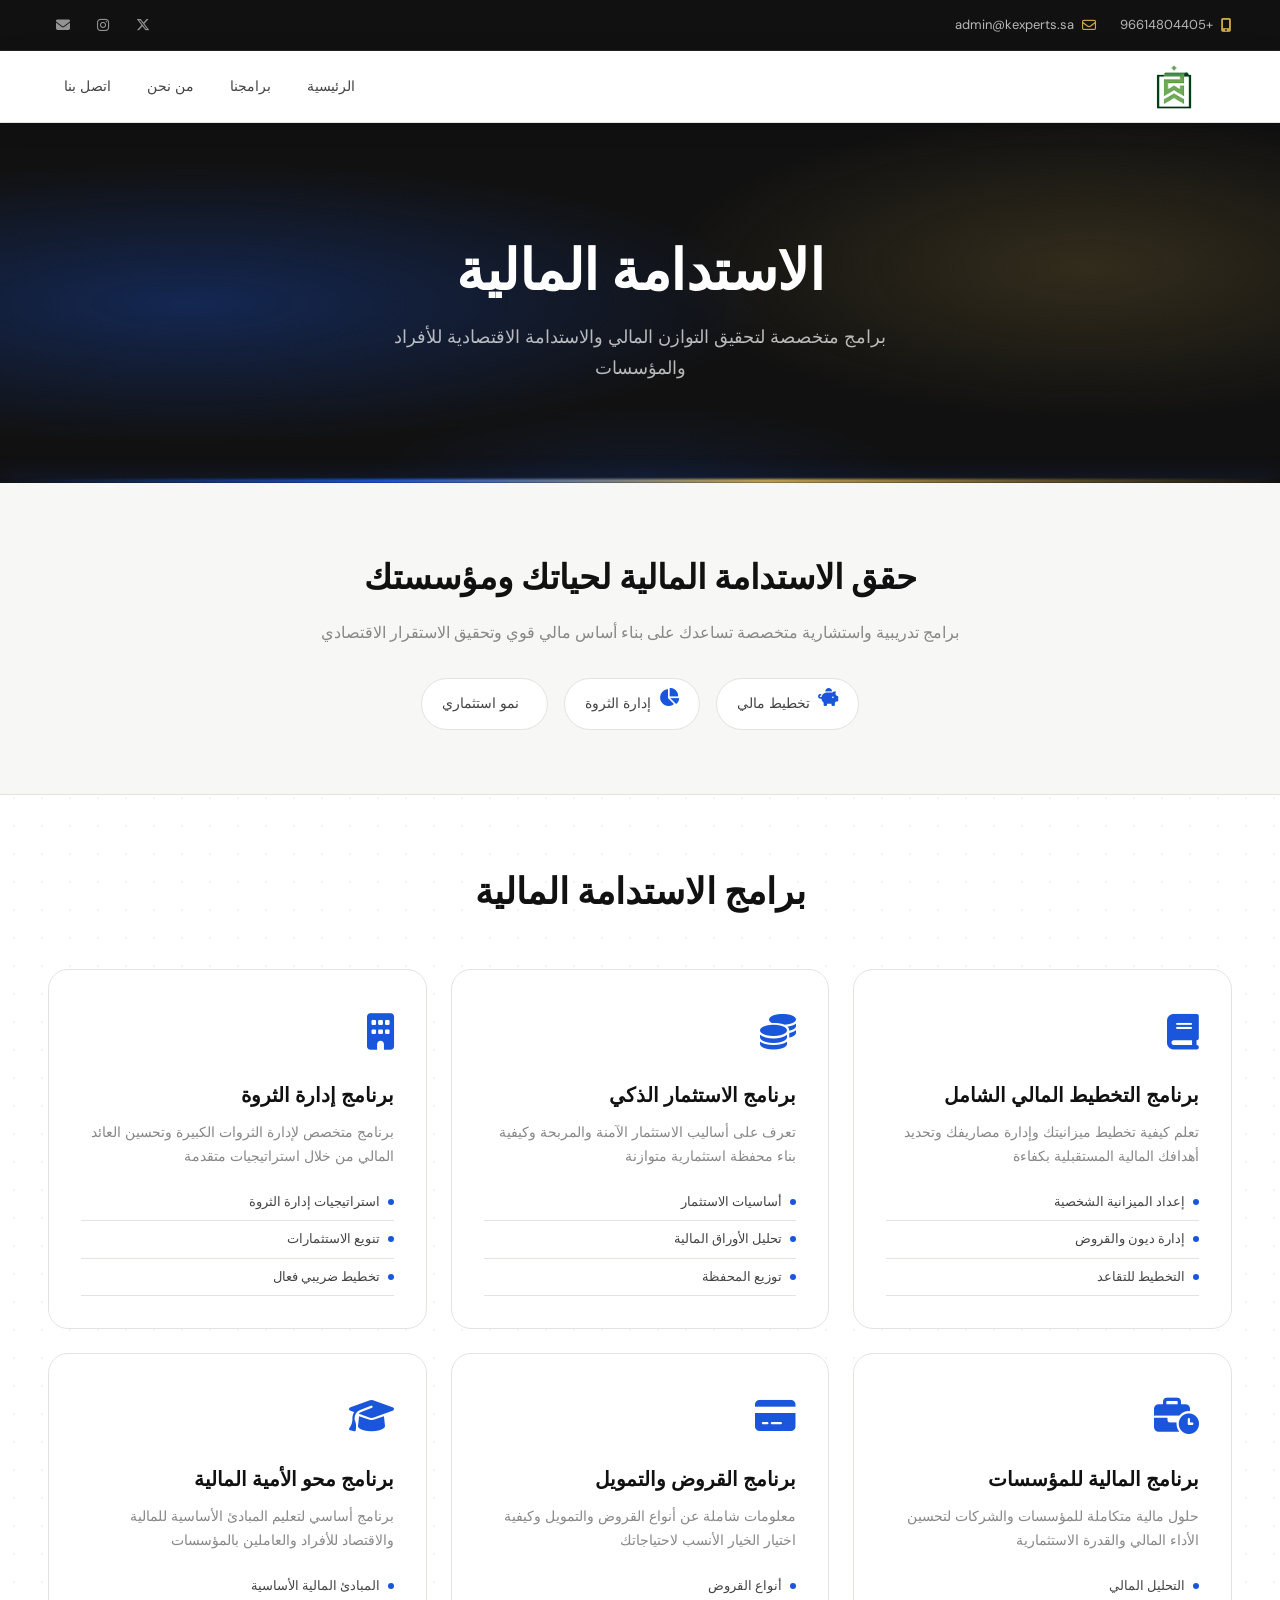
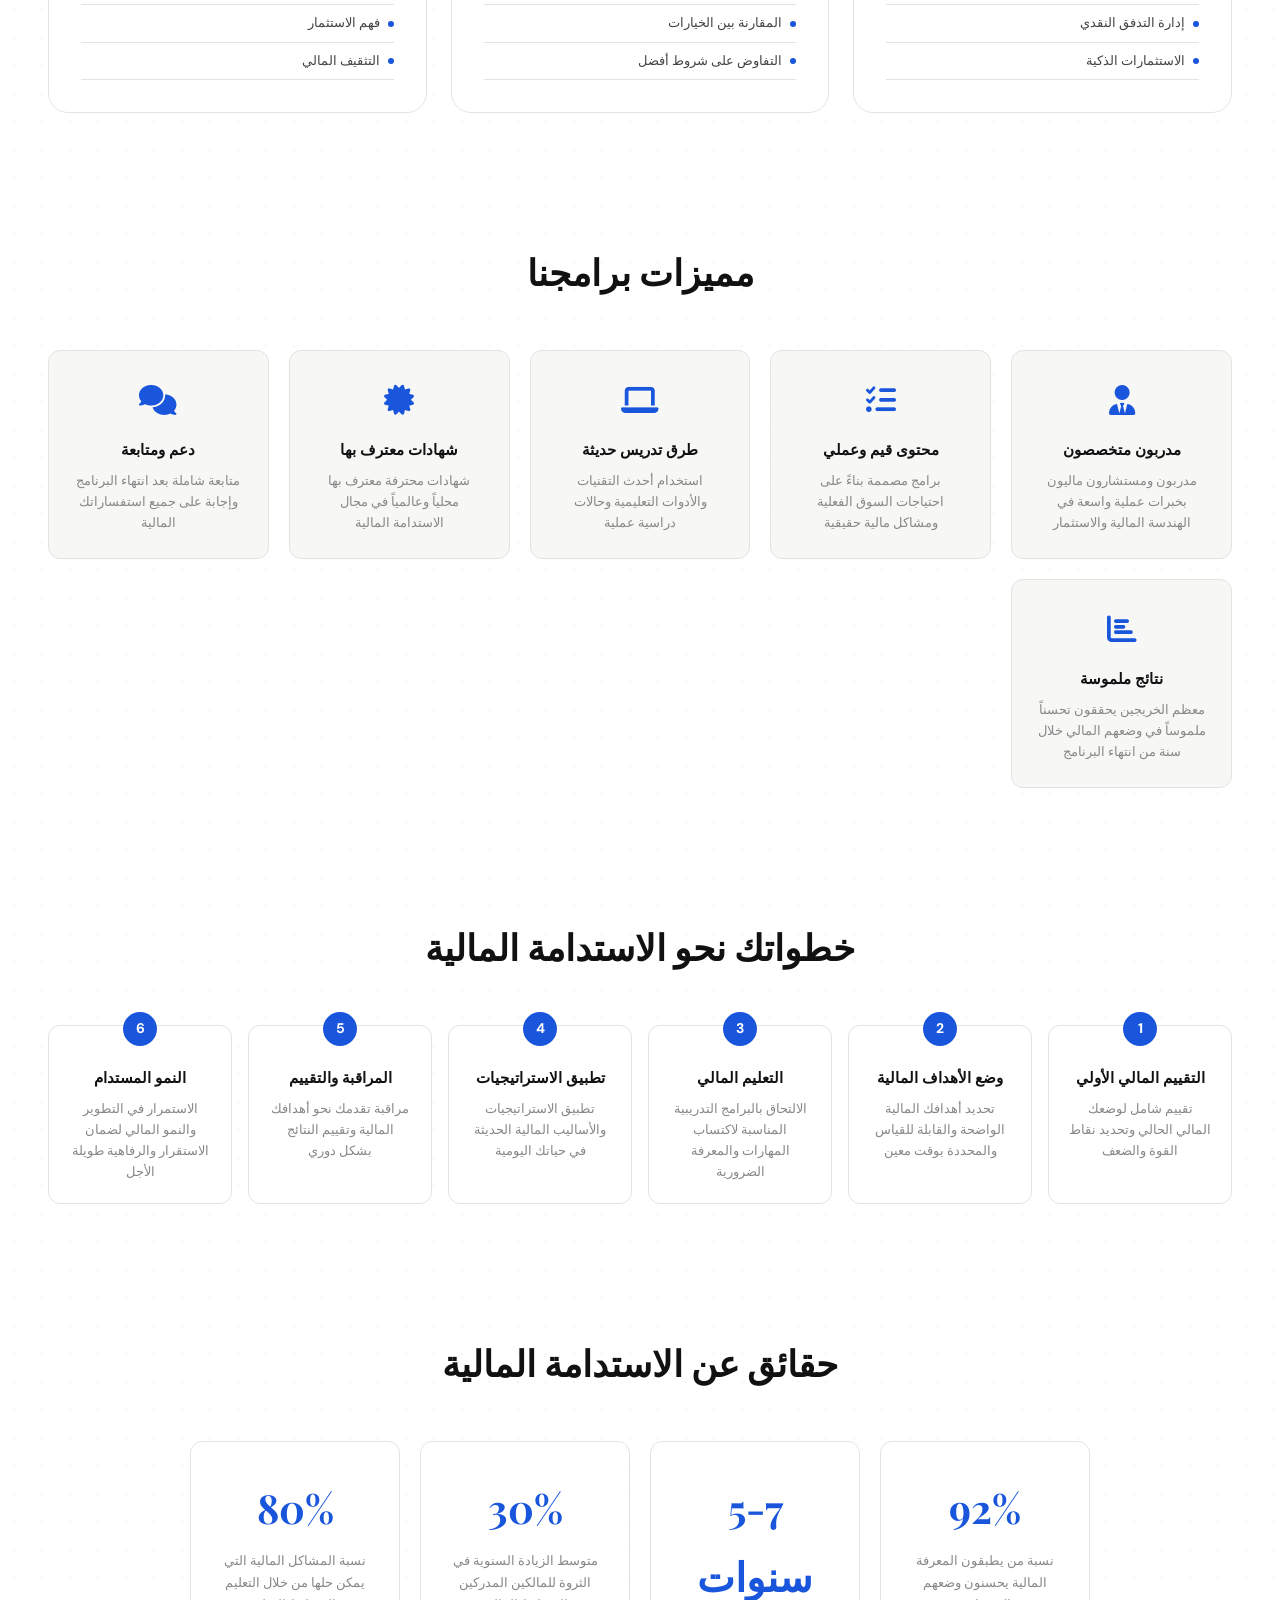
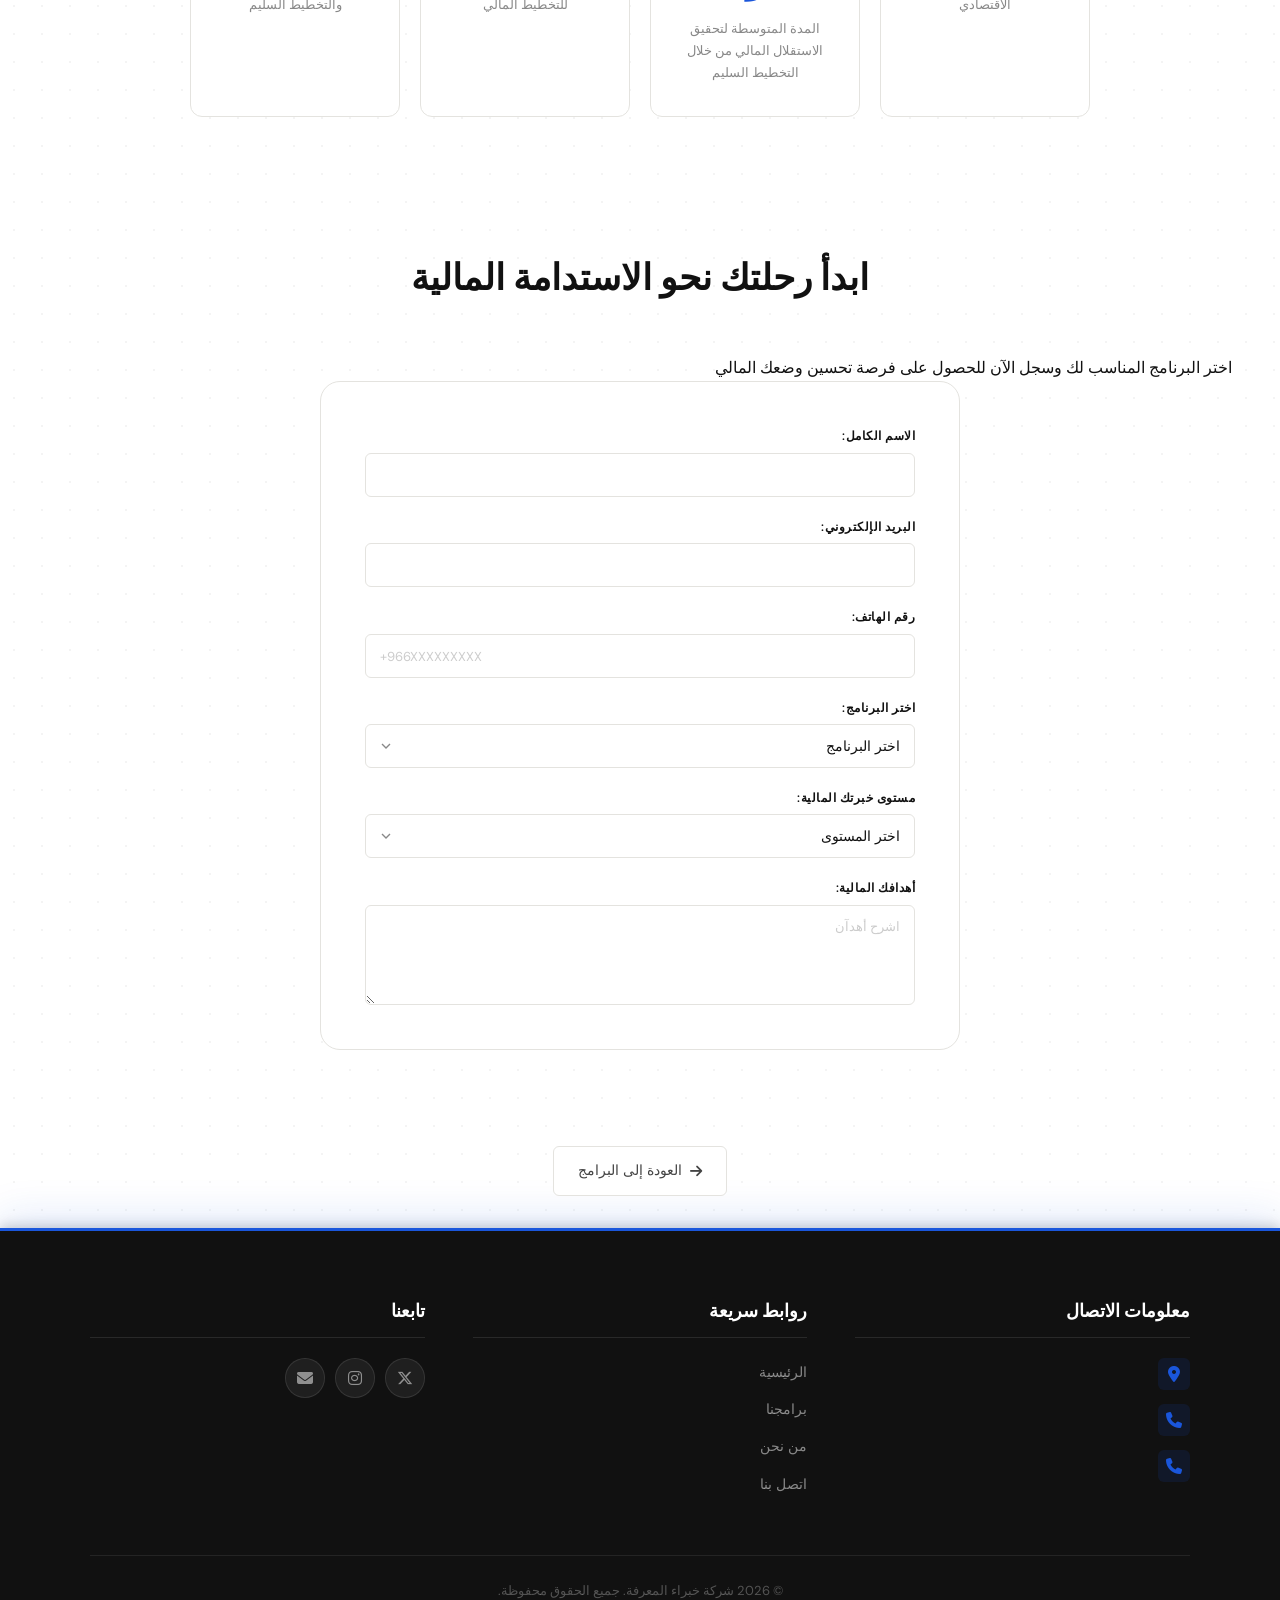
<file: sustainability.html>
<!DOCTYPE html>
<html lang="ar" dir="rtl">

<head>
    <meta charset="UTF-8">
    <meta name="viewport" content="width=device-width, initial-scale=1.0">
    <title>الاستدامة المالية - شركة خبراء المعرفة</title>
    <link rel="stylesheet" href="https://cdnjs.cloudflare.com/ajax/libs/font-awesome/6.7.2/css/all.min.css">
    <link rel="stylesheet" href="site.css">
</head>

<body>
    <header>
        <div class="top">
            <div class="contant">
                <div class="moblie">
                    <a href="tel:+96614804405">
                        <i class="fa-solid fa-mobile-screen-button"></i>
                        +96614804405
                    </a>
                    <a href="mailto:admin@kexperts.sa">
                        <i class="fa-regular fa-envelope"></i>
                        admin@kexperts.sa
                    </a>
                </div>
                <div class="social">
                    <a href="https://x.com/Kexpertsa"><i class="fa-brands fa-x-twitter"></i></a>
                    <a href="https://www.instagram.com/kexperts.sa/"><i class="fa-brands fa-instagram"></i></a>
                    <a href="mailto:admin@kexperts.sa"><i class="fa-solid fa-envelope"></i></a>
                </div>
            </div>
        </div>
        <nav>
            <div class="logo">
                <img src="./photo/Knowledge Experts - Logo-02 (1).png" alt="photo">
                <div class="logo-text">
                    <h2>شركة خبراء المعرفة </h2>
                    <p>KNOWLEDGE EXPERTS COMPANY</p>
                    <p>تعليم - تدريب - تطوير - تقنية - استشارات</p>
                </div>
            </div>

            <button class="mobile-menu-btn" id="mobile-toggle" aria-label="فتح القائمة">
                <i class="fas fa-bars icon-bars"></i>
                <i class="fas fa-times icon-times"></i>
            </button>
            <ul id="nav-menu">
                <li><a href="index.html#index">الرئيسية</a></li>
                <li><a href="index.html#prog">برامجنا</a></li>
                <li><a href="index.html#we">من نحن</a></li>
                <li><a href="index.html#contact">اتصل بنا</a></li>
            </ul>
        </nav>
    </header>

    <section class="test" id="index">
        <div class="fon">
            <h1>الاستدامة المالية</h1>
            <p>برامج متخصصة لتحقيق التوازن المالي والاستدامة الاقتصادية للأفراد والمؤسسات</p>
        </div>
    </section>

    <section class="sustainability-hero theme-orange-2">
        <div class="hero-content">
            <h2>حقق الاستدامة المالية لحياتك ومؤسستك</h2>
            <p>برامج تدريبية واستشارية متخصصة تساعدك على بناء أساس مالي قوي وتحقيق الاستقرار الاقتصادي</p>
            <div class="hero-features">
                <div class="feature-item">
                    <i class="fas fa-piggy-bank"></i>
                    <span>تخطيط مالي</span>
                </div>
                <div class="feature-item">
                    <i class="fas fa-chart-pie"></i>
                    <span>إدارة الثروة</span>
                </div>
                <div class="feature-item">
                    <i class="fas fa-trending-up"></i>
                    <span>نمو استثماري</span>
                </div>
            </div>
        </div>
    </section>

    <section class="sustainability-programs">
        <h2>برامج الاستدامة المالية</h2>
        <div class="programs-grid">
            <div class="program-card">
                <div class="program-icon">
                    <i class="fas fa-book"></i>
                </div>
                <h3>برنامج التخطيط المالي الشامل</h3>
                <p>تعلم كيفية تخطيط ميزانيتك وإدارة مصاريفك وتحديد أهدافك المالية المستقبلية بكفاءة</p>
                <ul class="program-benefits">
                    <li>إعداد الميزانية الشخصية</li>
                    <li>إدارة ديون والقروض</li>
                    <li>التخطيط للتقاعد</li>
                </ul>
            </div>

            <div class="program-card">
                <div class="program-icon">
                    <i class="fas fa-coins"></i>
                </div>
                <h3>برنامج الاستثمار الذكي</h3>
                <p>تعرف على أساليب الاستثمار الآمنة والمربحة وكيفية بناء محفظة استثمارية متوازنة</p>
                <ul class="program-benefits">
                    <li>أساسيات الاستثمار</li>
                    <li>تحليل الأوراق المالية</li>
                    <li>توزيع المحفظة</li>
                </ul>
            </div>

            <div class="program-card">
                <div class="program-icon">
                    <i class="fas fa-building"></i>
                </div>
                <h3>برنامج إدارة الثروة</h3>
                <p>برنامج متخصص لإدارة الثروات الكبيرة وتحسين العائد المالي من خلال استراتيجيات متقدمة</p>
                <ul class="program-benefits">
                    <li>استراتيجيات إدارة الثروة</li>
                    <li>تنويع الاستثمارات</li>
                    <li>تخطيط ضريبي فعال</li>
                </ul>
            </div>

            <div class="program-card">
                <div class="program-icon">
                    <i class="fas fa-business-time"></i>
                </div>
                <h3>برنامج المالية للمؤسسات</h3>
                <p>حلول مالية متكاملة للمؤسسات والشركات لتحسين الأداء المالي والقدرة الاستثمارية</p>
                <ul class="program-benefits">
                    <li>التحليل المالي</li>
                    <li>إدارة التدفق النقدي</li>
                    <li>الاستثمارات الذكية</li>
                </ul>
            </div>

            <div class="program-card">
                <div class="program-icon">
                    <i class="fas fa-credit-card"></i>
                </div>
                <h3>برنامج القروض والتمويل</h3>
                <p>معلومات شاملة عن أنواع القروض والتمويل وكيفية اختيار الخيار الأنسب لاحتياجاتك</p>
                <ul class="program-benefits">
                    <li>أنواع القروض</li>
                    <li>المقارنة بين الخيارات</li>
                    <li>التفاوض على شروط أفضل</li>
                </ul>
            </div>

            <div class="program-card">
                <div class="program-icon">
                    <i class="fas fa-graduation-cap"></i>
                </div>
                <h3>برنامج محو الأمية المالية</h3>
                <p>برنامج أساسي لتعليم المبادئ الأساسية للمالية والاقتصاد للأفراد والعاملين بالمؤسسات</p>
                <ul class="program-benefits">
                    <li>المبادئ المالية الأساسية</li>
                    <li>فهم الاستثمار</li>
                    <li>التثقيف المالي</li>
                </ul>
            </div>
        </div>
    </section>

    <section class="sustainability-benefits">
        <h2>مميزات برامجنا</h2>
        <div class="benefits-grid">
            <div class="benefit-card">
                <div class="benefit-icon">
                    <i class="fas fa-user-tie"></i>
                </div>
                <h3>مدربون متخصصون</h3>
                <p>مدربون ومستشارون ماليون بخبرات عملية واسعة في الهندسة المالية والاستثمار</p>
            </div>

            <div class="benefit-card">
                <div class="benefit-icon">
                    <i class="fas fa-tasks"></i>
                </div>
                <h3>محتوى قيم وعملي</h3>
                <p>برامج مصممة بناءً على احتياجات السوق الفعلية ومشاكل مالية حقيقية</p>
            </div>

            <div class="benefit-card">
                <div class="benefit-icon">
                    <i class="fas fa-laptop"></i>
                </div>
                <h3>طرق تدريس حديثة</h3>
                <p>استخدام أحدث التقنيات والأدوات التعليمية وحالات دراسية عملية</p>
            </div>

            <div class="benefit-card">
                <div class="benefit-icon">
                    <i class="fas fa-certificate"></i>
                </div>
                <h3>شهادات معترف بها</h3>
                <p>شهادات محترفة معترف بها محلياً وعالمياً في مجال الاستدامة المالية</p>
            </div>

            <div class="benefit-card">
                <div class="benefit-icon">
                    <i class="fas fa-comments"></i>
                </div>
                <h3>دعم ومتابعة</h3>
                <p>متابعة شاملة بعد انتهاء البرنامج وإجابة على جميع استفساراتك المالية</p>
            </div>

            <div class="benefit-card">
                <div class="benefit-icon">
                    <i class="fas fa-chart-bar"></i>
                </div>
                <h3>نتائج ملموسة</h3>
                <p>معظم الخريجين يحققون تحسناً ملموساً في وضعهم المالي خلال سنة من انتهاء البرنامج</p>
            </div>
        </div>
    </section>

    <section class="sustainability-steps">
        <h2>خطواتك نحو الاستدامة المالية</h2>
        <div class="steps-grid">
            <div class="step-box">
                <div class="step-number">1</div>
                <h3>التقييم المالي الأولي</h3>
                <p>تقييم شامل لوضعك المالي الحالي وتحديد نقاط القوة والضعف</p>
            </div>

            <div class="step-box">
                <div class="step-number">2</div>
                <h3>وضع الأهداف المالية</h3>
                <p>تحديد أهدافك المالية الواضحة والقابلة للقياس والمحددة بوقت معين</p>
            </div>

            <div class="step-box">
                <div class="step-number">3</div>
                <h3>التعليم المالي</h3>
                <p>الالتحاق بالبرامج التدريبية المناسبة لاكتساب المهارات والمعرفة الضرورية</p>
            </div>

            <div class="step-box">
                <div class="step-number">4</div>
                <h3>تطبيق الاستراتيجيات</h3>
                <p>تطبيق الاستراتيجيات والأساليب المالية الحديثة في حياتك اليومية</p>
            </div>

            <div class="step-box">
                <div class="step-number">5</div>
                <h3>المراقبة والتقييم</h3>
                <p>مراقبة تقدمك نحو أهدافك المالية وتقييم النتائج بشكل دوري</p>
            </div>

            <div class="step-box">
                <div class="step-number">6</div>
                <h3>النمو المستدام</h3>
                <p>الاستمرار في التطوير والنمو المالي لضمان الاستقرار والرفاهية طويلة الأجل</p>
            </div>
        </div>
    </section>

    <section class="financial-facts">
        <h2>حقائق عن الاستدامة المالية</h2>
        <div class="facts-grid">
            <div class="fact-item">
                <div class="fact-number">92%</div>
                <p>نسبة من يطبقون المعرفة المالية يحسنون وضعهم الاقتصادي</p>
            </div>

            <div class="fact-item">
                <div class="fact-number">5-7 سنوات</div>
                <p>المدة المتوسطة لتحقيق الاستقلال المالي من خلال التخطيط السليم</p>
            </div>

            <div class="fact-item">
                <div class="fact-number">30%</div>
                <p>متوسط الزيادة السنوية في الثروة للمالكين المدركين للتخطيط المالي</p>
            </div>

            <div class="fact-item">
                <div class="fact-number">80%</div>
                <p>نسبة المشاكل المالية التي يمكن حلها من خلال التعليم والتخطيط السليم</p>
            </div>
        </div>
    </section>

    <section class="sustainability-registration" id="registration">
        <div class="registration-header">
            <h2>ابدأ رحلتك نحو الاستدامة المالية</h2>
            <p>اختر البرنامج المناسب لك وسجل الآن للحصول على فرصة تحسين وضعك المالي</p>
        </div>

        <form class="registration-form">
            <div class="form-group">
                <label for="sust-name">الاسم الكامل:</label>
                <input type="text" id="sust-name" name="name" required>
            </div>

            <div class="form-group">
                <label for="sust-email">البريد الإلكتروني:</label>
                <input type="email" id="sust-email" name="email" required>
            </div>

            <div class="form-group">
                <label for="sust-phone">رقم الهاتف:</label>
                <input type="tel" id="sust-phone" name="phone" placeholder="+966XXXXXXXXX">
            </div>

            <div class="form-group">
                <label for="sust-program">اختر البرنامج:</label>
                <select id="sust-program" name="program" required>
                    <option value="">اختر البرنامج</option>
                    <option value="planning">التخطيط المالي الشامل</option>
                    <option value="investment">الاستثمار الذكي</option>
                    <option value="wealth">إدارة الثروة</option>
                    <option value="corporate">المالية للمؤسسات</option>
                    <option value="loans">القروض والتمويل</option>
                    <option value="literacy">محو الأمية المالية</option>
                </select>
            </div>

            <div class="form-group">
                <label for="sust-level">مستوى خبرتك المالية:</label>
                <select id="sust-level" name="level" required>
                    <option value="">اختر المستوى</option>
                    <option value="beginner">مبتدئ - ليس لدي معرفة مالية</option>
                    <option value="intermediate">متوسط - لدي بعض المعرفة</option>
                    <option value="advanced">متقدم - لدي خبرة معتبرة</option>
                </select>
            </div>

            <div class="form-group">
                <label for="sust-goals">أهدافك المالية:</label>
                <textarea id="sust-goals" name="goals" rows="4" placeholder="اشرح أهدآن"></textarea>
            </div>
        </form>
    </section>

    <div class="back-button">
        <a href="index.html#prog">
            <i class="fas fa-arrow-right"></i>
            العودة إلى البرامج
        </a>
    </div>

    <footer class="footer">
        <div class="footer-content">
            <div class="footer-section footer-contact">
                <h3>معلومات الاتصال</h3>
                <a href="https://goo.gl/j9K21F" class="contact-icon" title="الموقع">
                    <i class="fas fa-map-marker-alt"></i>
                    <span class="contact-text">7548 شارع حزام ابن عوف 2627 حي وادي مذينب 42364 المدينة المنورة</span>
                </a>
                <a href="tel:+96614804405" class="contact-icon" title="رقم الهاتف 1">
                    <i class="fas fa-phone"></i>
                    <span class="contact-text">966148404405+</span>
                </a>
                <a href="tel:+966500552934" class="contact-icon" title="رقم الهاتف 2">
                    <i class="fas fa-phone"></i>
                    <span class="contact-text">966500552934+</span>
                </a>
            </div>

            <div class="footer-section footer-menu">
                <h3>روابط سريعة</h3>
                <ul>
                    <li><a href="index.html#index">الرئيسية</a></li>
                    <li><a href="index.html#prog">برامجنا</a></li>
                    <li><a href="index.html#we">من نحن</a></li>
                    <li><a href="index.html#contact">اتصل بنا</a></li>
                </ul>
            </div>

            <div class="footer-section footer-social">
                <h3>تابعنا</h3>
                <div class="social-links">
                    <a href="https://x.com/Kexpertsa" title="تويتر">
                        <i class="fab fa-x-twitter"></i>
                    </a>
                    <a href="https://www.instagram.com/kexperts.sa/" title="انستجرام">
                        <i class="fab fa-instagram"></i>
                    </a>
                    <a href="mailto:admin@kexperts.sa" title="بريد إلكتروني">
                        <i class="fas fa-envelope"></i>
                    </a>
                </div>
            </div>
        </div>

        <div class="footer-bottom">
            <p>&copy; 2026 شركة خبراء المعرفة. جميع الحقوق محفوظة.</p>
        </div>
    </footer>

    <script src="script.js"></script>
    <script>

        document.querySelector('.registration-form') && document.querySelector('.registration-form').addEventListener('submit', function(e) {
            e.preventDefault();
            const inputs = this.querySelectorAll('input[required], select[required]');
            for (const el of inputs) {
                if (!el.value.trim()) {
                    showNotification('الرجاء ملء جميع الحقول المطلوبة', 'error');
                    return;
                }
            }
            showNotification('تم تسجيلك بنجاح! سيتم التواصل معك قريباً', 'success');
            this.reset();
        });

    </script>
</body>

</html>
</file>
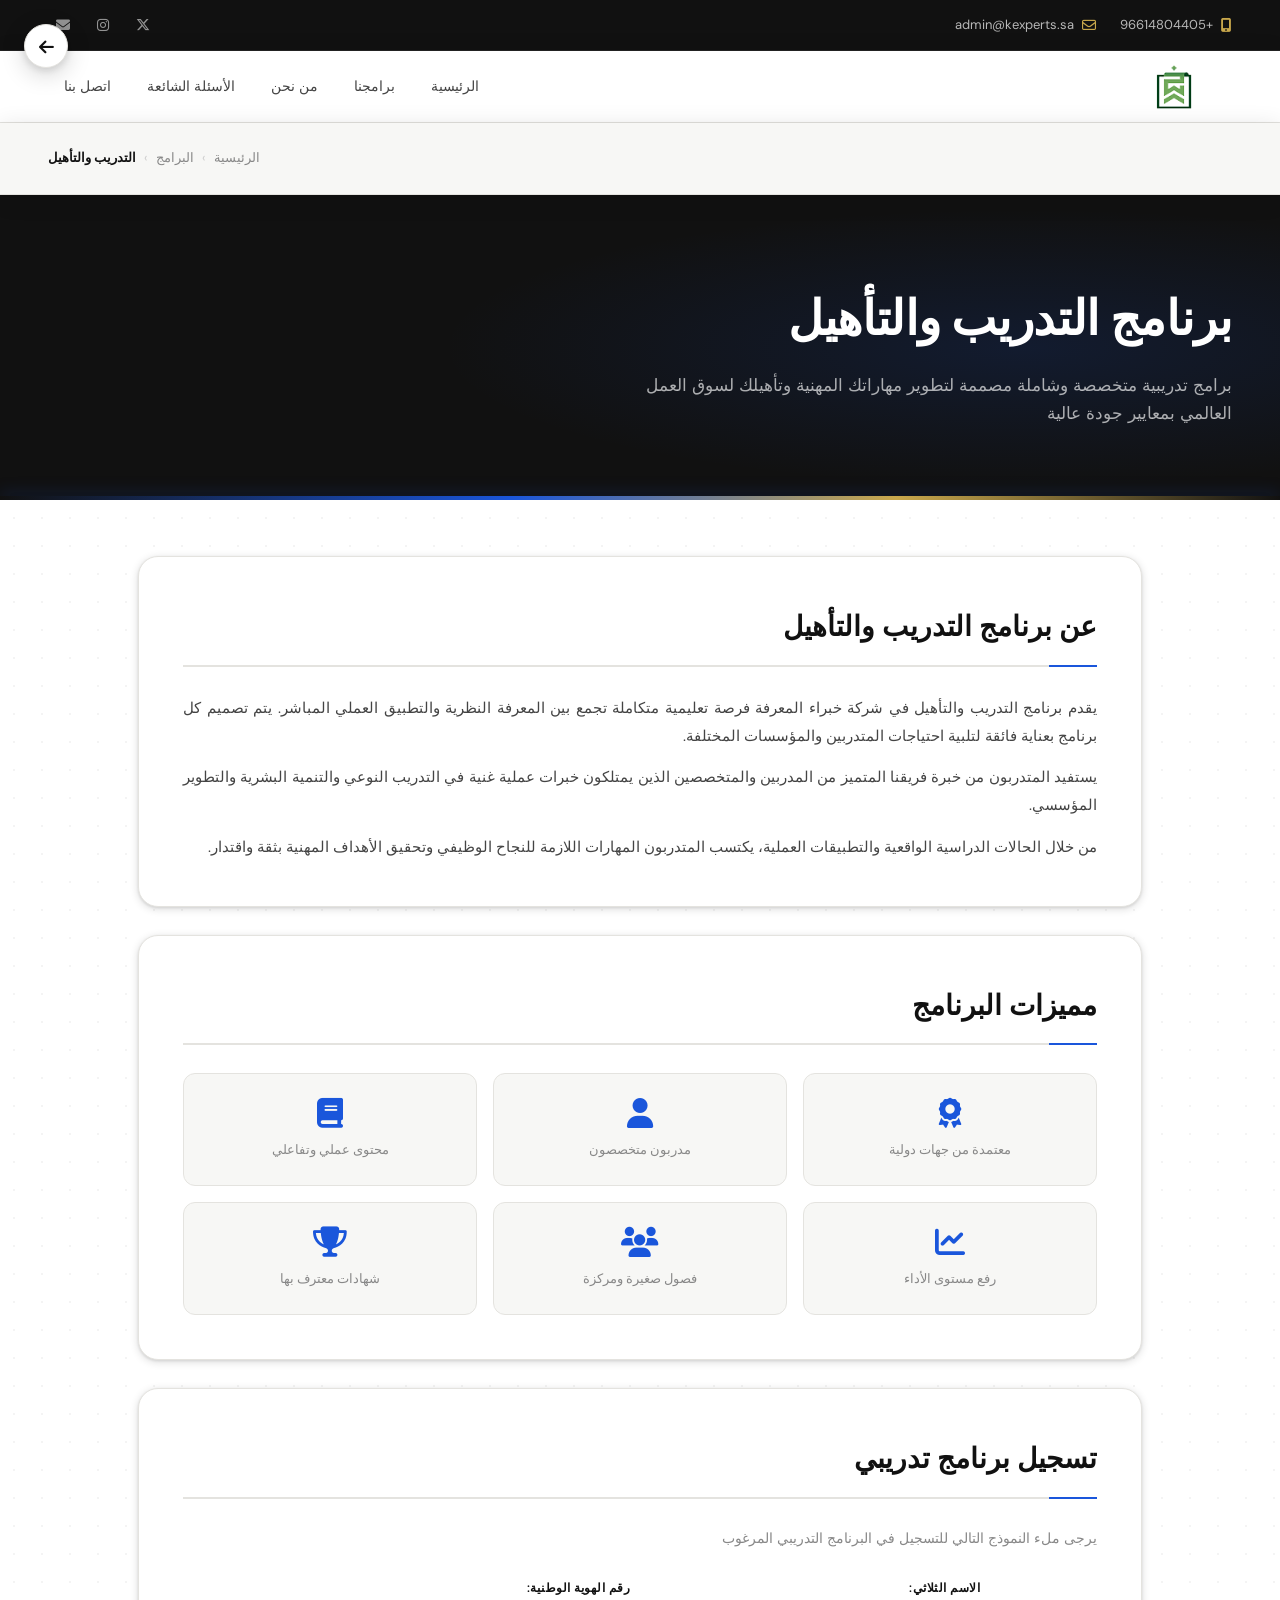
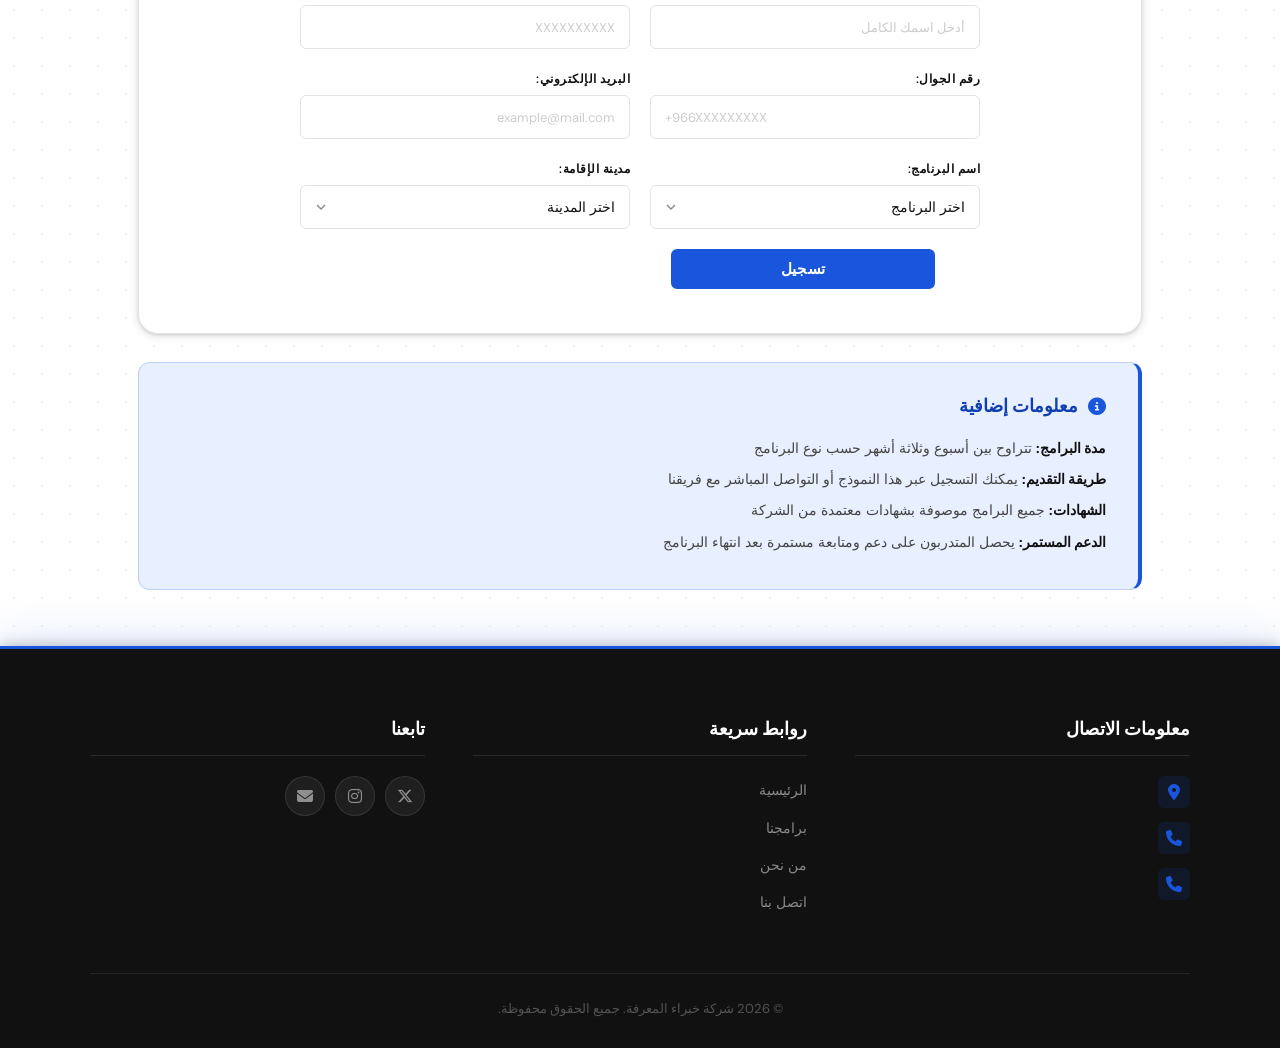
<file: training.html>
<!DOCTYPE html>
<html lang="ar" dir="rtl">
<head>
    <meta charset="UTF-8">
    <meta name="viewport" content="width=device-width, initial-scale=1.0">
    <title>برنامج التدريب والتأهيل - شركة خبراء المعرفة</title>
    <link rel="stylesheet" href="https://cdnjs.cloudflare.com/ajax/libs/font-awesome/6.7.2/css/all.min.css">
    <link rel="stylesheet" href="site.css">
</head>
<body>
    <header>
        <div class="top">
            <div class="contant">
                <div class="moblie">
                    <a href="tel:+96614804405">
                        <i class="fa-solid fa-mobile-screen-button"></i>
                        +96614804405
                    </a>
                    <a href="mailto:admin@kexperts.sa">
                        <i class="fa-regular fa-envelope"></i>
                        admin@kexperts.sa
                    </a>
                </div>
                <div class="social">
                    <a href="https://x.com/Kexpertsa"><i class="fa-brands fa-x-twitter"></i></a>
                    <a href="https://www.instagram.com/kexperts.sa/"><i class="fa-brands fa-instagram"></i></a>
                    <a href="mailto:admin@kexperts.sa"><i class="fa-solid fa-envelope"></i></a>
                </div>
            </div>
        </div>
        <nav>
            <div class="logo">
                <img src="./photo/Knowledge Experts - Logo-02 (1).png" alt="شركة خبراء المعرفة">
                <div class="logo-text">
                    <h2>شركة خبراء المعرفة</h2>
                    <p>KNOWLEDGE EXPERTS COMPANY</p>
                    <p>تعليم - تدريب - تطوير - تقنية - استشارات</p>
                </div>
            </div>

            <button class="mobile-menu-btn" id="mobile-toggle" aria-label="فتح القائمة">
                <i class="fas fa-bars icon-bars"></i>
                <i class="fas fa-times icon-times"></i>
            </button>
            <ul id="nav-menu">
                <li><a href="index.html#index">الرئيسية</a></li>
                <li><a href="index.html#prog">برامجنا</a></li>
                <li><a href="index.html#we">من نحن</a></li>
                <li><a href="faq.html">الأسئلة الشائعة</a></li>
                <li><a href="index.html#contact">اتصل بنا</a></li>
            </ul>
        </nav>
    </header>

    <a href="index.html#prog" class="back-btn" title="العودة">
        <i class="fas fa-arrow-left"></i>
    </a>

    <nav class="breadcrumb">
        <a href="index.html#index">الرئيسية</a>
        <span class="separator">›</span>
        <a href="index.html#prog">البرامج</a>
        <span class="separator">›</span>
        <span class="active">التدريب والتأهيل</span>
    </nav>

    <div class="program-page-hero">
        <h1>برنامج التدريب والتأهيل</h1>
        <p>برامج تدريبية متخصصة وشاملة مصممة لتطوير مهاراتك المهنية وتأهيلك لسوق العمل العالمي بمعايير جودة عالية</p>
    </div>

    <div class="program-page-container">
        <div class="program-description">
            <h2>عن برنامج التدريب والتأهيل</h2>
            <p>يقدم برنامج التدريب والتأهيل في شركة خبراء المعرفة فرصة تعليمية متكاملة تجمع بين المعرفة النظرية والتطبيق العملي المباشر. يتم تصميم كل برنامج بعناية فائقة لتلبية احتياجات المتدربين والمؤسسات المختلفة.</p>
            <p>يستفيد المتدربون من خبرة فريقنا المتميز من المدربين والمتخصصين الذين يمتلكون خبرات عملية غنية في التدريب النوعي والتنمية البشرية والتطوير المؤسسي.</p>
            <p>من خلال الحالات الدراسية الواقعية والتطبيقات العملية، يكتسب المتدربون المهارات اللازمة للنجاح الوظيفي وتحقيق الأهداف المهنية بثقة واقتدار.</p>
        </div>

        <div class="features-section">
            <h2>مميزات البرنامج</h2>
            <div class="features-grid">
                <div class="feature-item"><i class="fas fa-award"></i><p>معتمدة من جهات دولية</p></div>
                <div class="feature-item"><i class="fas fa-user"></i><p>مدربون متخصصون</p></div>
                <div class="feature-item"><i class="fas fa-book"></i><p>محتوى عملي وتفاعلي</p></div>
                <div class="feature-item"><i class="fas fa-chart-line"></i><p>رفع مستوى الأداء</p></div>
                <div class="feature-item"><i class="fas fa-users"></i><p>فصول صغيرة ومركزة</p></div>
                <div class="feature-item"><i class="fas fa-trophy"></i><p>شهادات معترف بها</p></div>
            </div>
        </div>

        <div class="form-section">
            <h2>تسجيل برنامج تدريبي</h2>
            <p>يرجى ملء النموذج التالي للتسجيل في البرنامج التدريبي المرغوب</p>
            <form id="trainingForm">
                <div class="form-grid">
                    <div class="form-group">
                        <label for="trainName">الاسم الثلاثي:</label>
                        <input type="text" id="trainName" name="name" placeholder="أدخل اسمك الكامل" required>
                    </div>
                    <div class="form-group">
                        <label for="trainID">رقم الهوية الوطنية:</label>
                        <input type="text" id="trainID" name="id" placeholder="XXXXXXXXXX" required>
                    </div>
                    <div class="form-group">
                        <label for="trainPhone">رقم الجوال:</label>
                        <input type="tel" id="trainPhone" name="phone" placeholder="+966XXXXXXXXX" required>
                    </div>
                    <div class="form-group">
                        <label for="trainEmail">البريد الإلكتروني:</label>
                        <input type="email" id="trainEmail" name="email" placeholder="example@mail.com" required>
                    </div>
                    <div class="form-group">
                        <label for="trainProgram">اسم البرنامج:</label>
                        <select id="trainProgram" name="program" required>
                            <option value="">اختر البرنامج</option>
                            <option value="leadership">القيادة والإدارة</option>
                            <option value="communication">مهارات التواصل الفعال</option>
                            <option value="hr">إدارة الموارد البشرية</option>
                            <option value="project">إدارة المشاريع</option>
                            <option value="digital">التحول الرقمي</option>
                            <option value="customer">خدمة العملاء</option>
                            <option value="sales">مهارات البيع والتسويق</option>
                            <option value="other">أخرى</option>
                        </select>
                    </div>
                    <div class="form-group">
                        <label for="trainCity">مدينة الإقامة:</label>
                        <select id="trainCity" name="city" required>
                            <option value="">اختر المدينة</option>
                            <option value="riyadh">الرياض</option>
                            <option value="jeddah">جدة</option>
                            <option value="madinah">المدينة المنورة</option>
                            <option value="dammam">الدمام</option>
                            <option value="abha">أبها</option>
                            <option value="tabuk">تبوك</option>
                            <option value="khobar">الخبر</option>
                            <option value="other">أخرى</option>
                        </select>
                    </div>
                    <button type="submit" class="submit-btn">تسجيل</button>
                </div>
            </form>
        </div>

        <div class="info-box">
            <h3><i class="fas fa-info-circle"></i> معلومات إضافية</h3>
            <p><strong>مدة البرامج:</strong> تتراوح بين أسبوع وثلاثة أشهر حسب نوع البرنامج</p>
            <p><strong>طريقة التقديم:</strong> يمكنك التسجيل عبر هذا النموذج أو التواصل المباشر مع فريقنا</p>
            <p><strong>الشهادات:</strong> جميع البرامج موصوفة بشهادات معتمدة من الشركة</p>
            <p><strong>الدعم المستمر:</strong> يحصل المتدربون على دعم ومتابعة مستمرة بعد انتهاء البرنامج</p>
        </div>
    </div>

    <footer class="footer">
        <div class="footer-content">
            <div class="footer-section footer-contact">
                <h3>معلومات الاتصال</h3>
                <a href="https://goo.gl/j9K21F" class="contact-icon" title="الموقع">
                    <i class="fas fa-map-marker-alt"></i>
                    <span class="contact-text">7548 شارع حزام ابن عوف 2627 حي وادي مذينب 42364 المدينة المنورة</span>
                </a>
                <a href="tel:+96614804405" class="contact-icon" title="الهاتف">
                    <i class="fas fa-phone"></i>
                    <span class="contact-text">966148404405+</span>
                </a>
                <a href="tel:+966500552934" class="contact-icon" title="الجوال">
                    <i class="fas fa-phone"></i>
                    <span class="contact-text">966500552934+</span>
                </a>
            </div>
            <div class="footer-section footer-menu">
                <h3>روابط سريعة</h3>
                <ul>
                    <li><a href="index.html#index">الرئيسية</a></li>
                    <li><a href="index.html#prog">برامجنا</a></li>
                    <li><a href="index.html#we">من نحن</a></li>
                    <li><a href="index.html#contact">اتصل بنا</a></li>
                </ul>
            </div>
            <div class="footer-section footer-social">
                <h3>تابعنا</h3>
                <div class="social-links">
                    <a href="https://x.com/Kexpertsa" title="تويتر"><i class="fab fa-x-twitter"></i></a>
                    <a href="https://www.instagram.com/kexperts.sa/" title="انستجرام"><i class="fab fa-instagram"></i></a>
                    <a href="mailto:admin@kexperts.sa" title="بريد إلكتروني"><i class="fas fa-envelope"></i></a>
                </div>
            </div>
        </div>
        <div class="footer-bottom">
            <p>&copy; 2026 شركة خبراء المعرفة. جميع الحقوق محفوظة.</p>
        </div>
    </footer>

    <script src="script.js"></script>
    <script>
        document.getElementById('trainingForm').addEventListener('submit', function(e) {
            e.preventDefault();
            const fields = ['trainName','trainID','trainPhone','trainEmail','trainProgram','trainCity'];
            for (const id of fields) {
                if (!document.getElementById(id).value.trim()) {
                    showNotification('الرجاء ملء جميع الحقول المطلوبة', 'error');
                    return;
                }
            }
            showNotification('تم تسجيل طلبك بنجاح! سيتم التواصل معك قريباً', 'success');
            this.reset();
        });
    </script>
</body>
</html>
</file>
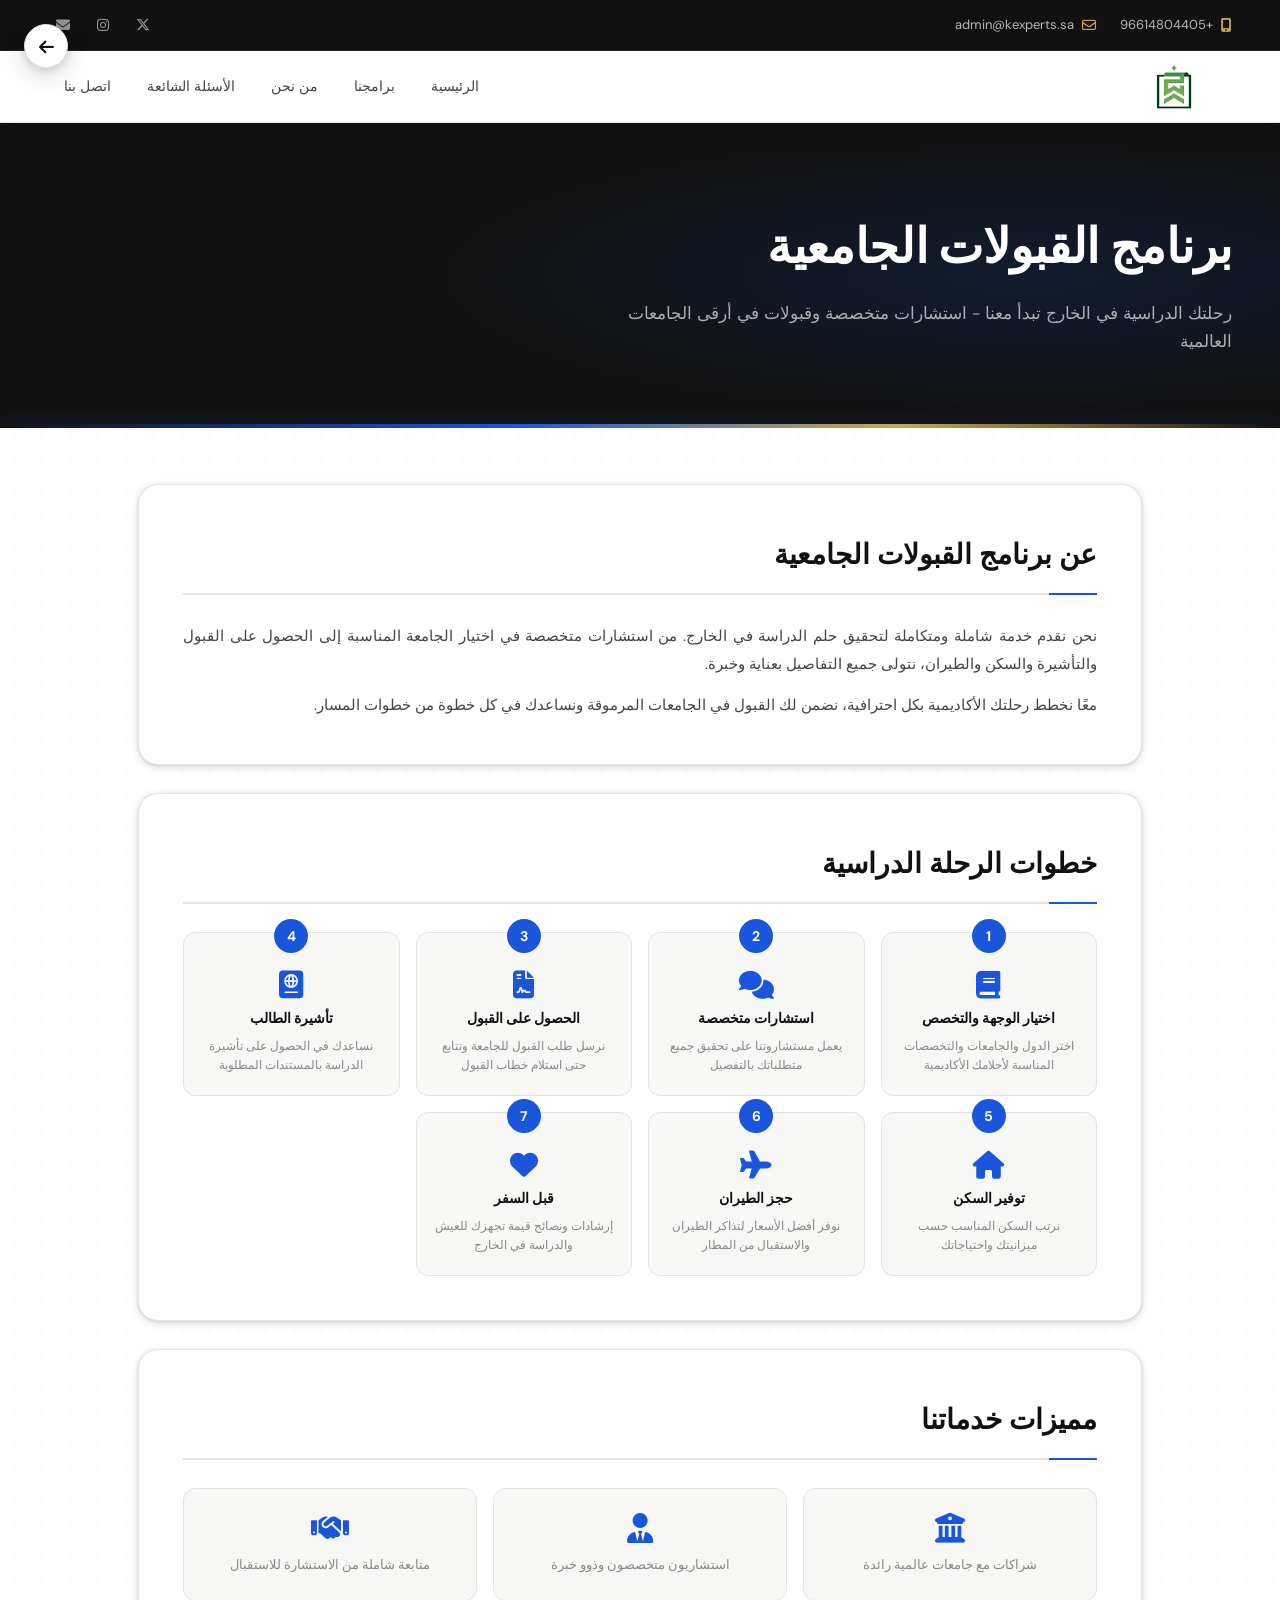
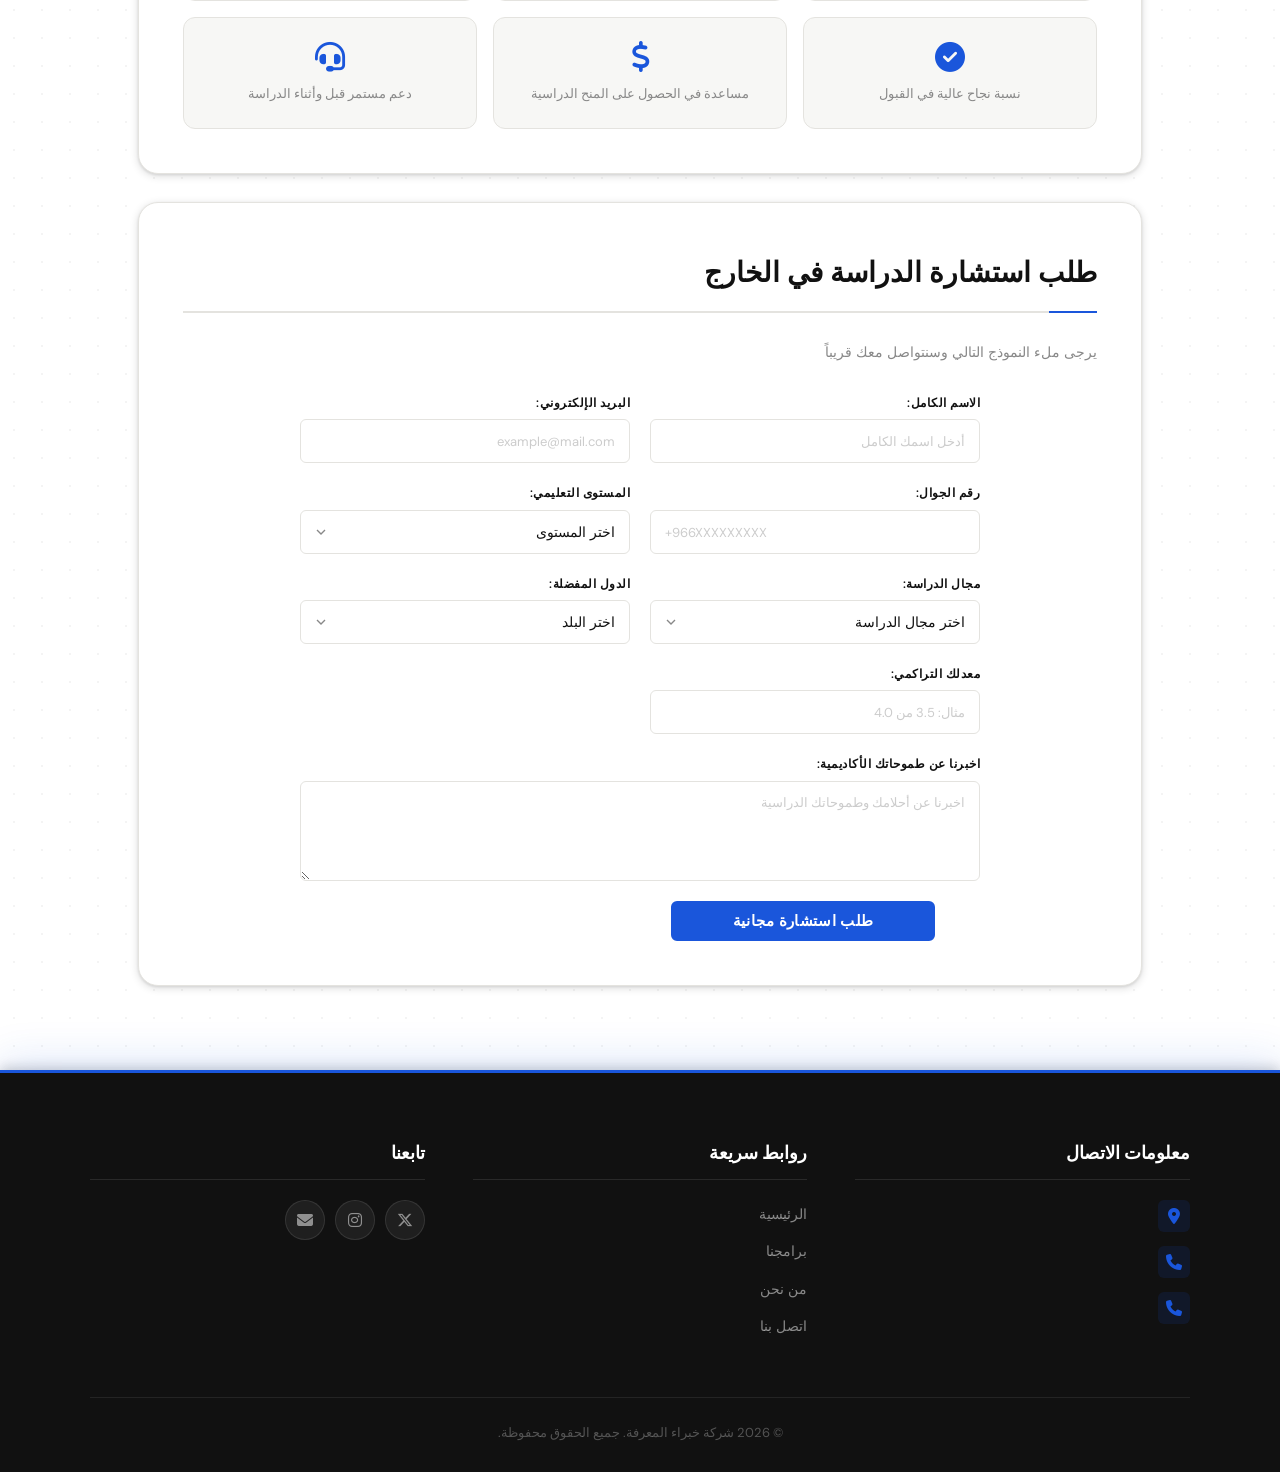
<file: university.html>
<!DOCTYPE html>
<html lang="ar" dir="rtl">
<head>
    <meta charset="UTF-8">
    <meta name="viewport" content="width=device-width, initial-scale=1.0">
    <title>برنامج القبولات الجامعية - شركة خبراء المعرفة</title>
    <link rel="stylesheet" href="https://cdnjs.cloudflare.com/ajax/libs/font-awesome/6.7.2/css/all.min.css">
    <link rel="stylesheet" href="site.css">
</head>
<body>
    <header>
        <div class="top">
            <div class="contant">
                <div class="moblie">
                    <a href="tel:+96614804405"><i class="fa-solid fa-mobile-screen-button"></i> +96614804405</a>
                    <a href="mailto:admin@kexperts.sa"><i class="fa-regular fa-envelope"></i> admin@kexperts.sa</a>
                </div>
                <div class="social">
                    <a href="https://x.com/Kexpertsa"><i class="fa-brands fa-x-twitter"></i></a>
                    <a href="https://www.instagram.com/kexperts.sa/"><i class="fa-brands fa-instagram"></i></a>
                    <a href="mailto:admin@kexperts.sa"><i class="fa-solid fa-envelope"></i></a>
                </div>
            </div>
        </div>
        <nav>
            <div class="logo">
                <img src="./photo/Knowledge Experts - Logo-02 (1).png" alt="شركة خبراء المعرفة">
                <div class="logo-text">
                    <h2>شركة خبراء المعرفة</h2>
                    <p>KNOWLEDGE EXPERTS COMPANY</p>
                    <p>تعليم - تدريب - تطوير - تقنية - استشارات</p>
                </div>
            </div>

            <button class="mobile-menu-btn" id="mobile-toggle" aria-label="فتح القائمة">
                <i class="fas fa-bars icon-bars"></i>
                <i class="fas fa-times icon-times"></i>
            </button>
            <ul id="nav-menu">
                <li><a href="index.html#index">الرئيسية</a></li>
                <li><a href="index.html#prog">برامجنا</a></li>
                <li><a href="index.html#we">من نحن</a></li>
                <li><a href="faq.html">الأسئلة الشائعة</a></li>
                <li><a href="index.html#contact">اتصل بنا</a></li>
            </ul>
        </nav>
    </header>

    <a href="index.html#prog" class="back-btn" title="العودة"><i class="fas fa-arrow-left"></i></a>

    <div class="program-page-hero">
        <h1>برنامج القبولات الجامعية</h1>
        <p>رحلتك الدراسية في الخارج تبدأ معنا - استشارات متخصصة وقبولات في أرقى الجامعات العالمية</p>
    </div>

    <div class="program-page-container">
        <div class="program-description">
            <h2>عن برنامج القبولات الجامعية</h2>
            <p>نحن نقدم خدمة شاملة ومتكاملة لتحقيق حلم الدراسة في الخارج. من استشارات متخصصة في اختيار الجامعة المناسبة إلى الحصول على القبول والتأشيرة والسكن والطيران، نتولى جميع التفاصيل بعناية وخبرة.</p>
            <p>معًا نخطط رحلتك الأكاديمية بكل احترافية، نضمن لك القبول في الجامعات المرموقة ونساعدك في كل خطوة من خطوات المسار.</p>
        </div>

        <div class="steps-section">
            <h2>خطوات الرحلة الدراسية</h2>
            <div class="steps-grid">
                <div class="step-card" data-step="1"><i class="fas fa-book"></i><h3>اختيار الوجهة والتخصص</h3><p>اختر الدول والجامعات والتخصصات المناسبة لأحلامك الأكاديمية</p></div>
                <div class="step-card" data-step="2"><i class="fas fa-comments"></i><h3>استشارات متخصصة</h3><p>يعمل مستشاروننا على تحقيق جميع متطلباتك بالتفصيل</p></div>
                <div class="step-card" data-step="3"><i class="fas fa-file-contract"></i><h3>الحصول على القبول</h3><p>نرسل طلب القبول للجامعة ونتابع حتى استلام خطاب القبول</p></div>
                <div class="step-card" data-step="4"><i class="fas fa-passport"></i><h3>تأشيرة الطالب</h3><p>نساعدك في الحصول على تأشيرة الدراسة بالمستندات المطلوبة</p></div>
                <div class="step-card" data-step="5"><i class="fas fa-home"></i><h3>توفير السكن</h3><p>نرتب السكن المناسب حسب ميزانيتك واحتياجاتك</p></div>
                <div class="step-card" data-step="6"><i class="fas fa-plane"></i><h3>حجز الطيران</h3><p>نوفر أفضل الأسعار لتذاكر الطيران والاستقبال من المطار</p></div>
                <div class="step-card" data-step="7"><i class="fas fa-heart"></i><h3>قبل السفر</h3><p>إرشادات ونصائح قيمة تجهزك للعيش والدراسة في الخارج</p></div>
            </div>
        </div>

        <div class="features-section">
            <h2>مميزات خدماتنا</h2>
            <div class="features-grid">
                <div class="feature-item"><i class="fas fa-university"></i><p>شراكات مع جامعات عالمية رائدة</p></div>
                <div class="feature-item"><i class="fas fa-user-tie"></i><p>استشاريون متخصصون وذوو خبرة</p></div>
                <div class="feature-item"><i class="fas fa-handshake"></i><p>متابعة شاملة من الاستشارة للاستقبال</p></div>
                <div class="feature-item"><i class="fas fa-check-circle"></i><p>نسبة نجاح عالية في القبول</p></div>
                <div class="feature-item"><i class="fas fa-dollar-sign"></i><p>مساعدة في الحصول على المنح الدراسية</p></div>
                <div class="feature-item"><i class="fas fa-headset"></i><p>دعم مستمر قبل وأثناء الدراسة</p></div>
            </div>
        </div>

        <div class="form-section">
            <h2>طلب استشارة الدراسة في الخارج</h2>
            <p>يرجى ملء النموذج التالي وسنتواصل معك قريباً</p>
            <form id="universityForm">
                <div class="form-grid">
                    <div class="form-group">
                        <label for="uniName">الاسم الكامل:</label>
                        <input type="text" id="uniName" name="name" placeholder="أدخل اسمك الكامل" required>
                    </div>
                    <div class="form-group">
                        <label for="uniEmail">البريد الإلكتروني:</label>
                        <input type="email" id="uniEmail" name="email" placeholder="example@mail.com" required>
                    </div>
                    <div class="form-group">
                        <label for="uniPhone">رقم الجوال:</label>
                        <input type="tel" id="uniPhone" name="phone" placeholder="+966XXXXXXXXX" required>
                    </div>
                    <div class="form-group">
                        <label for="uniEducation">المستوى التعليمي:</label>
                        <select id="uniEducation" name="education" required>
                            <option value="">اختر المستوى</option>
                            <option value="diploma">دبلوم</option>
                            <option value="bachelor">بكالوريوس</option>
                            <option value="master">ماجستير</option>
                            <option value="phd">دكتوراه</option>
                            <option value="postdiploma">دراسات عليا</option>
                        </select>
                    </div>
                    <div class="form-group">
                        <label for="uniField">مجال الدراسة:</label>
                        <select id="uniField" name="field" required>
                            <option value="">اختر مجال الدراسة</option>
                            <option value="engineering">الهندسة</option>
                            <option value="medicine">الطب</option>
                            <option value="business">إدارة الأعمال</option>
                            <option value="it">تقنية المعلومات</option>
                            <option value="education">التعليم</option>
                            <option value="science">العلوم</option>
                            <option value="arts">الآداب</option>
                            <option value="law">القانون</option>
                            <option value="other">أخرى</option>
                        </select>
                    </div>
                    <div class="form-group">
                        <label for="uniCountry">الدول المفضلة:</label>
                        <select id="uniCountry" name="country" required>
                            <option value="">اختر البلد</option>
                            <option value="uk">المملكة المتحدة</option>
                            <option value="usa">الولايات المتحدة</option>
                            <option value="canada">كندا</option>
                            <option value="australia">أستراليا</option>
                            <option value="germany">ألمانيا</option>
                            <option value="france">فرنسا</option>
                            <option value="newzealand">نيوزيلندا</option>
                            <option value="other">أخرى</option>
                        </select>
                    </div>
                    <div class="form-group">
                        <label for="uniGPA">معدلك التراكمي:</label>
                        <input type="text" id="uniGPA" name="gpa" placeholder="مثال: 3.5 من 4.0" required>
                    </div>
                    <div class="form-group form-full">
                        <label for="uniMessage">اخبرنا عن طموحاتك الأكاديمية:</label>
                        <textarea id="uniMessage" name="message" rows="4" placeholder="اخبرنا عن أحلامك وطموحاتك الدراسية"></textarea>
                    </div>
                    <button type="submit" class="submit-btn">طلب استشارة مجانية</button>
                </div>
            </form>
        </div>
    </div>

    <footer class="footer">
        <div class="footer-content">
            <div class="footer-section footer-contact">
                <h3>معلومات الاتصال</h3>
                <a href="https://goo.gl/j9K21F" class="contact-icon" title="الموقع">
                    <i class="fas fa-map-marker-alt"></i>
                    <span class="contact-text">7548 شارع حزام ابن عوف 2627 حي وادي مذينب 42364 المدينة المنورة</span>
                </a>
                <a href="tel:+96614804405" class="contact-icon"><i class="fas fa-phone"></i><span class="contact-text">966148404405+</span></a>
                <a href="tel:+966500552934" class="contact-icon"><i class="fas fa-phone"></i><span class="contact-text">966500552934+</span></a>
            </div>
            <div class="footer-section footer-menu">
                <h3>روابط سريعة</h3>
                <ul>
                    <li><a href="index.html#index">الرئيسية</a></li>
                    <li><a href="index.html#prog">برامجنا</a></li>
                    <li><a href="index.html#we">من نحن</a></li>
                    <li><a href="index.html#contact">اتصل بنا</a></li>
                </ul>
            </div>
            <div class="footer-section footer-social">
                <h3>تابعنا</h3>
                <div class="social-links">
                    <a href="https://x.com/Kexpertsa"><i class="fab fa-x-twitter"></i></a>
                    <a href="https://www.instagram.com/kexperts.sa/"><i class="fab fa-instagram"></i></a>
                    <a href="mailto:admin@kexperts.sa"><i class="fas fa-envelope"></i></a>
                </div>
            </div>
        </div>
        <div class="footer-bottom"><p>&copy; 2026 شركة خبراء المعرفة. جميع الحقوق محفوظة.</p></div>
    </footer>

    <script src="script.js"></script>
    <script>
        document.getElementById('universityForm').addEventListener('submit', function(e) {
            e.preventDefault();
            const fields = ['uniName','uniEmail','uniPhone','uniEducation','uniField','uniCountry','uniGPA'];
            for (const id of fields) {
                if (!document.getElementById(id).value.trim()) {
                    showNotification('الرجاء ملء جميع الحقول المطلوبة', 'error');
                    return;
                }
            }
            showNotification('تم استقبال طلب الاستشارة بنجاح! سيتم التواصل معك قريباً', 'success');
            this.reset();
        });
    </script>
</body>
</html>
</file>
<file: site.css>
/* ============================================================
   KNOWLEDGE EXPERTS — Modern Minimal Redesign
   Design language: Editorial white · Sharp contrast · Precise
   Fonts: Playfair Display (headings) + DM Sans (body)
   ============================================================ */

@import url('https://fonts.googleapis.com/css2?family=Playfair+Display:wght@400;600;700&family=DM+Sans:wght@300;400;500;600&display=swap');

/* ─── CSS Variables ──────────────────────────────────────── */
:root {
    --white: #ffffff;
    --off-white: #f7f7f5;
    --canvas: #f2f1ee;
    --ink: #111111;
    --ink-soft: #444444;
    --ink-muted: #888888;
    --ink-faint: #cccccc;
    --accent: #1a56db;
    --accent-soft: #e8effe;
    --accent-dark: #1040b0;
    --gold: #c9a84c;
    --border: #e4e3df;
    --border-dark: #c8c7c2;
    --shadow-sm: 0 2px 8px rgba(0, 0, 0, 0.14), 0 1px 3px rgba(0, 0, 0, 0.10);
    --shadow-md: 0 8px 32px rgba(0, 0, 0, 0.18), 0 2px 8px rgba(0, 0, 0, 0.12);
    --shadow-lg: 0 20px 64px rgba(0, 0, 0, 0.24), 0 8px 24px rgba(0, 0, 0, 0.16);
    --radius-sm: 6px;
    --radius-md: 12px;
    --radius-lg: 20px;
    --radious-cr: 50%;
    --transition: 0.25s cubic-bezier(0.4, 0, 0.2, 1);
    --shadow-accent: 0 8px 32px rgba(26, 86, 219, 0.30), 0 2px 8px rgba(26, 86, 219, 0.18);
    --shadow-xl: 0 32px 80px rgba(0, 0, 0, 0.28), 0 12px 32px rgba(0, 0, 0, 0.18);
    --glow-accent: 0 0 0 3px rgba(26, 86, 219, 0.12), 0 8px 32px rgba(26, 86, 219, 0.22);
}

/* ─── Reset & Base ───────────────────────────────────────── */
*,
*::before,
*::after {
    margin: 0;
    padding: 0;
    box-sizing: border-box;
}

html {
    scroll-behavior: smooth;
}

body {
    font-family: 'DM Sans', 'Segoe UI', sans-serif;
    background: var(--white);
    background-image: radial-gradient(circle, rgba(0, 0, 0, 0.045) 1px, transparent 1px);
    background-size: 28px 28px;
    color: var(--ink);
    line-height: 1.7;
    min-height: 100vh;
    -webkit-font-smoothing: antialiased;
}

img {
    max-width: 100%;
    display: block;
}

a {
    text-decoration: none;
    color: inherit;
}


/* ─── scroll-to-top ──────────────────────────────────────── */

.scroll-to-top {
    position: fixed;
    bottom: 30px;
    right: 30px;
    width: 50px;
    height: 50px;
    background: var(--accent);
    border: 1.5px solid rgba(255, 255, 255, 0.3);
    border-radius: 50%;
    color: var(--ink-faint);
    font-size: 18px;
    cursor: pointer;
    display: none;
    align-items: center;
    justify-content: center;
    transition: all 0.4s ease;
    backdrop-filter: blur(10px);
    box-shadow: var(--shadow-md);
    z-index: 500;
}

.scroll-to-top.show {
    display: flex;
}

.scroll-to-top:hover {
    transform: translateY(-5px);
    box-shadow: var(--shadow-lg);
}

.mobile-menu-btn {
    display: none;
    background: none;
    border: none;
    color: var(--ink-soft);
    font-size: 22px;
    cursor: pointer;
    padding: 6px;
    border-radius: var(--radius-sm);
    transition: all 0.3s ease;
}

/* Show bars by default, hide X */
.mobile-menu-btn .icon-times { display: none; }
.mobile-menu-btn .icon-bars  { display: inline-block; }

/* When open, swap to X */
.mobile-menu-btn.is-open .icon-bars  { display: none; }
.mobile-menu-btn.is-open .icon-times { display: inline-block; }

nav a.active {
    color: var(--accent);
}

.reveal {
    animation: fadeInUp 0.8s ease both;
}

.expand-btn {
    background: none;
    border: none;
    color: rgba(255, 255, 255, 0.8);
    cursor: pointer;
    font-size: 16px;
    margin-top: 10px;
    transition: all 0.3s ease;
    padding: 8px;
}

.expand-btn:hover {
    color: #ffffff;
    transform: scale(1.2);
}

@media (max-width:768px) {
    .mobile-menu-btn {
        display: block  ;
        align-items: center;
        order: 3;
        z-index: 101;
    }

    nav ul#nav-menu {
        display: none !important;
        position: absolute;
        top: 70px;
        left: 0;
        right: 0;
        flex-direction: column;
        background: rgba(255, 255, 255, 0.98);
        backdrop-filter: blur(20px);
        -webkit-backdrop-filter: blur(20px);
        padding: 12px 16px 20px;
        gap: 4px;
        z-index: 999;
        box-shadow: 0 8px 32px rgba(0,0,0,0.15);
        border-bottom: 1px solid var(--border);
    }

    nav ul#nav-menu.active {
        display: flex !important;
    }

    nav li a {
        padding: 12px 16px;
        border-radius: 8px;
        color: var(--ink-soft);
        font-size: 15px;
        width: 100%;
        display: block;
    }

    nav li a:hover {
        background: var(--accent-soft);
        color: var(--accent);
    }

    .logo {
        right: 0;
    }
}

@media (max-width:480px) {
    .scroll-to-top {
        width: 45px;
        height: 45px;
        font-size: 16px;
        bottom: 15px;
        right: 15px;
    }
}

/* ─── Keyframes ──────────────────────────────────────────── */
@keyframes fadeInUp {
    from {
        opacity: 0;
        transform: translateY(24px);
    }

    to {
        opacity: 1;
        transform: translateY(0);
    }
}

@keyframes fadeIn {
    from {
        opacity: 0;
    }

    to {
        opacity: 1;
    }
}

@keyframes slideInDown {
    from {
        opacity: 0;
        transform: translateY(-16px);
    }

    to {
        opacity: 1;
        transform: translateY(0);
    }
}

@keyframes slideInLeft {
    from {
        opacity: 0;
        transform: translateX(-32px);
    }

    to {
        opacity: 1;
        transform: translateX(0);
    }
}

@keyframes slideInRight {
    from {
        opacity: 0;
        transform: translateX(32px);
    }

    to {
        opacity: 1;
        transform: translateX(0);
    }
}

@keyframes slideInUp {
    from {
        opacity: 0;
        transform: translateY(32px);
    }

    to {
        opacity: 1;
        transform: translateY(0);
    }
}

@keyframes scaleIn {
    from {
        opacity: 0;
        transform: scale(0.94);
    }

    to {
        opacity: 1;
        transform: scale(1);
    }
}

@keyframes programReveal {
    from {
        opacity: 0;
        transform: translateY(40px) scale(0.97);
    }

    to {
        opacity: 1;
        transform: translateY(0) scale(1);
    }
}

@keyframes lineGrow {
    from {
        width: 0;
    }

    to {
        width: 48px;
    }
}

@keyframes pulse {

    0%,
    100% {
        opacity: 1
    }

    50% {
        opacity: 0.6
    }
}

@keyframes ripple {
    to {
        transform: scale(4);
        opacity: 0;
    }
}

@keyframes sectionDivide {
    from {
        width: 0;
        opacity: 0
    }

    to {
        width: 100%;
        opacity: 1
    }
}

@keyframes shimmer {
    0% {
        background-position: -200% center;
    }

    100% {
        background-position: 200% center;
    }
}

@keyframes float {

    0%,
    100% {
        transform: translateY(0);
    }

    50% {
        transform: translateY(-6px);
    }
}

@keyframes borderGlow {

    0%,
    100% {
        box-shadow: 0 0 0 2px rgba(26, 86, 219, 0.25);
    }

    50% {
        box-shadow: 0 0 0 4px rgba(26, 86, 219, 0.45), 0 8px 32px rgba(26, 86, 219, 0.2);
    }
}

@keyframes scanLine {
    from {
        transform: translateY(-100%);
    }

    to {
        transform: translateY(100vh);
    }
}

/* ══════════════════════════════════════════════════════════
   TOP BAR & NAV
   ══════════════════════════════════════════════════════════ */
.top {
    background: var(--ink);
    padding: 10px 48px;
    border-bottom: 1px solid rgba(255, 255, 255, 0.08);
    animation: slideInDown 0.5s ease;
}

.contant {
    display: flex;
    justify-content: space-between;
    align-items: center;
    flex-wrap: wrap;
    gap: 16px;
}

.moblie {
    display: flex;
    gap: 24px;
    align-items: center;
}

.moblie a {
    display: flex;
    align-items: center;
    gap: 8px;
    color: rgba(255, 255, 255, 0.7);
    font-size: 13px;
    font-weight: 400;
    transition: color var(--transition);
}

.moblie a:hover {
    color: #fff;
}

.moblie i {
    font-size: 14px;
    color: var(--gold);
}

.moblie a:hover i {
    color: #fff;
}

.social {
    display: flex;
    gap: 10px;
    align-items: center;
}

.social a {
    width: 30px;
    height: 30px;
    display: flex;
    align-items: center;
    justify-content: center;
    border-radius: 50%;
    color: rgba(255, 255, 255, 0.55);
    transition: all var(--transition);
}

.social a:hover {
    background: rgba(255, 255, 255, 0.1);
    color: #fff;
}

.social i {
    font-size: 14px;
}

nav {
    display: flex;
    justify-content: space-between;
    align-items: center;
    padding: 0 48px;
    height: 72px;
    background: rgba(255, 255, 255, 0.92);
    backdrop-filter: blur(16px);
    -webkit-backdrop-filter: blur(16px);
    border-bottom: 1px solid var(--border);
    position: sticky;
    top: 0;
    z-index: 100;
    box-shadow: 0 4px 24px rgba(0, 0, 0, 0.12), 0 1px 4px rgba(0, 0, 0, 0.08);
    animation: slideInDown 0.5s ease 0.05s both;
    overflow: visible;
}

.logo {
    display: flex;
    align-items: center;
    gap: 14px;
    position: relative;
    z-index: 10;
    right: 40px;
}

.logo img {

    height: 44px;
    width: auto;

}

.logo-text {
    position: absolute;
    right: -60px;
    top: calc(100% + 12px);
    background: var(--white);
    border: 1px solid var(--border);
    border-radius: var(--radius-md);
    box-shadow: 0 12px 48px rgba(0, 0, 0, 0.2), 0 4px 16px rgba(0, 0, 0, 0.12);
    padding: 14px 18px;
    min-width: 220px;
    opacity: 0;
    pointer-events: none;
    transform: translateY(6px);
    transition: all 0.2s ease;
    text-align: right;
}

.logo-text h2 {
    font-family: 'Playfair Display', serif;
    font-size: 15px;
    font-weight: 600;
    color: var(--ink);
    margin-bottom: 4px;
}

.logo-text p {
    font-size: 11px;
    color: var(--ink-muted);
    line-height: 1.5;
}

.logo:hover .logo-text,
.logo:focus-within .logo-text {
    opacity: 1;
    pointer-events: auto;
    transform: translateY(0);
}

nav ul {
    display: flex;
    gap: 4px;
    list-style: none;
    align-items: center;
}

nav li a {
    display: block;
    padding: 8px 16px;
    font-size: 14px;
    font-weight: 500;
    color: var(--ink-soft);
    border-radius: var(--radius-sm);
    transition: all var(--transition);
}

nav li a:hover {
    color: var(--accent);
    background: var(--accent-soft);
}

nav li a.active {
    color: var(--accent);
    font-weight: 600;
}

/* ══════════════════════════════════════════════════════════
   HERO (.test)
   ══════════════════════════════════════════════════════════ */
.test {
    background: var(--ink);
    padding: 110px 48px 100px;
    text-align: center;
    position: relative;
    overflow: hidden;
}

.test::before {
    content: '';
    position: absolute;
    inset: 0;
    background:
        radial-gradient(ellipse 70% 60% at 15% 50%, rgba(26, 86, 219, 0.32) 0%, transparent 65%),
        radial-gradient(ellipse 55% 70% at 85% 40%, rgba(201, 168, 76, 0.18) 0%, transparent 60%),
        radial-gradient(ellipse 40% 40% at 50% 100%, rgba(26, 86, 219, 0.12) 0%, transparent 55%);
}

.test::after {
    content: '';
    position: absolute;
    bottom: 0;
    left: 0;
    right: 0;
    height: 4px;
    background: linear-gradient(90deg, transparent 0%, var(--accent) 30%, var(--gold) 60%, transparent 100%);
    filter: blur(1px);
    box-shadow: 0 -2px 20px rgba(26, 86, 219, 0.4);
}

.fon {
    position: relative;
    z-index: 2;
    max-width: 720px;
    margin: 0 auto;
}

.fon h1,
.test h1 {
    font-family: 'Playfair Display', serif;
    font-size: 56px;
    font-weight: 700;
    color: var(--white);
    line-height: 1.2;
    margin-bottom: 22px;
    animation: fadeInUp 0.8s ease both;
    letter-spacing: -0.5px;
}

.fon p,
.test p {
    font-size: 18px;
    color: rgba(255, 255, 255, 0.7);
    max-width: 560px;
    margin: 0 auto;
    font-weight: 300;
    animation: fadeInUp 0.8s ease 0.15s both;
}

/* ══════════════════════════════════════════════════════════
   PROGRAMS GRID
   ══════════════════════════════════════════════════════════ */
.programs {
    display: grid;
    grid-template-columns: repeat(4, 1fr);
    gap: 0;
    background: var(--white);
    border-bottom: 1px solid var(--border);
}

.program {
    display: flex;
    flex-direction: column;
    align-items: center;
    justify-content: center;
    gap: 14px;
    padding: 44px 24px;
    text-align: center;
    border-left: 1px solid var(--border);
    border-bottom: 1px solid var(--border);
    cursor: pointer;
    transition: all var(--transition);
    text-decoration: none;
    color: var(--ink);
    background: var(--white);
    position: relative;
    overflow: hidden;
    animation: fadeIn 0.5s ease both;
}

.program:nth-child(1) {
    animation-delay: 0.05s
}

.program:nth-child(2) {
    animation-delay: 0.10s
}

.program:nth-child(3) {
    animation-delay: 0.15s
}

.program:nth-child(4) {
    animation-delay: 0.20s
}

.program:nth-child(5) {
    animation-delay: 0.25s
}

.program:nth-child(6) {
    animation-delay: 0.30s
}

.program:nth-child(7) {
    animation-delay: 0.35s
}

.program:nth-child(8) {
    animation-delay: 0.40s
}

.program::after {
    content: '';
    position: absolute;
    bottom: 0;
    left: 0;
    right: 0;
    height: 3px;
    background: var(--accent);
    transform: scaleX(0);
    transform-origin: right;
    transition: transform 0.3s ease;
}

.program:hover::after {
    transform: scaleX(1);
    transform-origin: left;
}

.program:hover {
    background: var(--off-white);
    transform: translateY(-8px);
    box-shadow: 0 16px 48px rgba(0, 0, 0, 0.18), 0 4px 12px rgba(0, 0, 0, 0.12);
    z-index: 2;
}

a.program {
    text-decoration: none;
}

.program i {
    font-size: 36px;
    color: var(--accent);
    transition: all 0.3s ease;
    line-height: 1;
}

.program:hover i {
    animation: float 2s ease-in-out infinite;
    color: var(--accent-dark);
}

.program:hover i {
    color: var(--accent-dark);
    transform: scale(1.15);
}

.program span {
    font-size: 14px;
    font-weight: 600;
    color: var(--ink);
    letter-spacing: 0.2px;
    line-height: 1.4;
}

.program.theme-blue,
.program.theme-green,
.program.theme-purple,
.program.theme-orange {
    background: var(--white);
}

.program.theme-blue i,
.program.theme-green i,
.program.theme-purple i,
.program.theme-orange i {
    color: var(--accent);
}

.program.theme-blue span,
.program.theme-green span,
.program.theme-purple span,
.program.theme-orange span {
    color: var(--ink);
}

.program.theme-blue:hover,
.program.theme-green:hover,
.program.theme-purple:hover,
.program.theme-orange:hover {
    transform: translateY(-4px);
    box-shadow: var(--shadow-md);
    background: var(--off-white);
}

/* ══════════════════════════════════════════════════════════
   STATISTICS
   ══════════════════════════════════════════════════════════ */
.statistics {
    background: var(--ink);
    padding: 72px 48px;
}

.stats-container {
    display: grid;
    grid-template-columns: repeat(auto-fit, minmax(180px, 1fr));
    gap: 1px;
    max-width: 900px;
    margin: 0 auto;
    background: rgba(255, 255, 255, 0.08);
    border: 1px solid rgba(255, 255, 255, 0.08);
    border-radius: var(--radius-lg);
    overflow: hidden;
}

.stat-card {
    background: var(--ink);
    padding: 44px 24px;
    text-align: center;
    animation: fadeInUp 0.7s ease both;
    transition: background var(--transition);
}

.stat-card:hover {
    background: #1a1a1a;
    box-shadow: inset 0 1px 0 rgba(255, 255, 255, 0.08), 0 0 40px rgba(26, 86, 219, 0.12);
}

.stat-number {
    font-family: 'Playfair Display', serif;
    font-size: 48px;
    font-weight: 700;
    color: var(--white);
    line-height: 1;
    margin-bottom: 8px;
    background: linear-gradient(120deg, #ffffff 0%, rgba(255, 255, 255, 0.6) 40%, #ffffff 60%, rgba(255, 255, 255, 0.6) 100%);
    background-size: 200% auto;
    -webkit-background-clip: text;
    -webkit-text-fill-color: transparent;
    background-clip: text;
    animation: shimmer 4s linear infinite;
}

.stat-card p {
    font-size: 12px;
    color: rgba(255, 255, 255, 0.45);
    font-weight: 400;
    text-transform: uppercase;
    letter-spacing: 1px;
}

/* ══════════════════════════════════════════════════════════
   TESTIMONIALS
   ══════════════════════════════════════════════════════════ */
.testimonials {
    padding: 96px 48px;
    background: var(--off-white);
}

.testimonials h2 {
    font-family: 'Playfair Display', serif;
    font-size: 40px;
    font-weight: 700;
    color: var(--ink);
    text-align: center;
    margin-bottom: 60px;
    letter-spacing: -0.3px;
}

.testimonials-grid {
    display: grid;
    grid-template-columns: repeat(auto-fit, minmax(280px, 1fr));
    gap: 24px;
    max-width: 1200px;
    margin: 0 auto;
}

.testimonial-card {
    background: var(--white);
    border: 1px solid var(--border);
    border-radius: var(--radius-lg);
    padding: 36px;
    transition: all var(--transition);
    animation: fadeInUp 0.7s ease both;
}

.testimonial-card:hover {
    border-color: var(--accent);
    box-shadow: 0 16px 48px rgba(0, 0, 0, 0.16), 0 4px 16px rgba(26, 86, 219, 0.14);
    transform: translateY(-10px);
}

.stars {
    color: var(--gold);
    font-size: 15px;
    letter-spacing: 3px;
    margin-bottom: 18px;
}

.testimonial-card p {
    font-size: 15px;
    color: var(--ink-soft);
    line-height: 1.75;
    margin-bottom: 24px;
    font-style: italic;
}

.testimonial-author {
    display: flex;
    align-items: center;
    gap: 14px;
    padding-top: 20px;
    border-top: 1px solid var(--border);
}

.author-info h4 {
    font-size: 14px;
    font-weight: 600;
    color: var(--ink);
    margin-bottom: 3px;
}

.author-info p {
    font-size: 12px;
    color: var(--ink-muted);
    font-style: normal;
}

/* ══════════════════════════════════════════════════════════
   CERTIFICATIONS
   ══════════════════════════════════════════════════════════ */
.certifications {
    padding: 80px 48px;
    background: var(--white);
    border-top: 1px solid var(--border);
    border-bottom: 1px solid var(--border);
}

.certifications h2 {
    font-family: 'Playfair Display', serif;
    font-size: 40px;
    font-weight: 700;
    color: var(--ink);
    text-align: center;
    margin-bottom: 56px;
}

.certs-container {
    display: grid;
    grid-template-columns: repeat(auto-fit, minmax(220px, 1fr));
    gap: 20px;
    max-width: 1000px;
    margin: 0 auto;
}

.cert-item {
    background: var(--off-white);
    border: 1px solid var(--border);
    border-radius: var(--radius-md);
    padding: 32px 24px;
    text-align: center;
    transition: all var(--transition);
    animation: fadeInUp 0.7s ease both;
}

.cert-item:hover {
    border-color: var(--accent);
    background: var(--accent-soft);
    transform: translateY(-6px);
    box-shadow: 0 10px 32px rgba(0, 0, 0, 0.14), 0 3px 10px rgba(26, 86, 219, 0.12);
}

.cert-item i {
    font-size: 32px;
    color: var(--accent);
    margin-bottom: 14px;
    display: block;
}

.cert-item p {
    font-size: 14px;
    color: var(--ink-soft);
    line-height: 1.6;
    font-weight: 500;
}

/* ══════════════════════════════════════════════════════════
   NEWSLETTER
   ══════════════════════════════════════════════════════════ */
.newsletter {
    padding: 80px 48px;
    background: var(--accent);
    text-align: center;
    box-shadow: inset 0 1px 0 rgba(255, 255, 255, 0.15), inset 0 -1px 0 rgba(0, 0, 0, 0.1);
    position: relative;
}

.newsletter::before {
    content: '';
    position: absolute;
    inset: 0;
    pointer-events: none;
    background: radial-gradient(ellipse 80% 60% at 50% 0%, rgba(255, 255, 255, 0.12) 0%, transparent 65%);
}

.newsletter-content {
    max-width: 520px;
    margin: 0 auto;
}

.newsletter-content h3 {
    font-family: 'Playfair Display', serif;
    font-size: 34px;
    font-weight: 700;
    color: var(--white);
    margin-bottom: 12px;
}

.newsletter-content p {
    color: rgba(255, 255, 255, 0.8);
    font-size: 15px;
    margin-bottom: 28px;
}

.newsletter-form {
    display: flex;
    gap: 10px;
    background: rgba(255, 255, 255, 0.12);
    border: 1px solid rgba(255, 255, 255, 0.3);
    border-radius: 50px;
    padding: 20px 20px 20px 20px;
}

.newsletter-form input {
    padding-right: 40px;
    flex: 1;
    background: transparent;
    border: none;
    color: var(--white);
    font-family: 'DM Sans', sans-serif;
    font-size: 14px;
    outline: none;
}

.newsletter-form input::placeholder {
    color: rgba(255, 255, 255, 0.55);
}

.newsletter-form button {
    padding: 11px 28px;
    background: var(--white);
    color: var(--accent);
    border: none;
    border-radius: 40px;
    font-family: 'DM Sans', sans-serif;
    font-size: 14px;
    font-weight: 600;
    cursor: pointer;
    transition: all var(--transition);
    white-space: nowrap;
}

.newsletter-form button:hover {
    background: var(--off-white);
    transform: none;
    box-shadow: none;
}

/* ══════════════════════════════════════════════════════════
   BREADCRUMB
   ══════════════════════════════════════════════════════════ */
.breadcrumb {
    padding: 14px 48px;
    background: var(--off-white);
    border-bottom: 1px solid var(--border);
    display: flex;
    gap: 8px;
    align-items: center;
    justify-content: flex-end;
    font-size: 13px;
}

.breadcrumb a {
    color: var(--ink-muted);
    transition: color var(--transition);
}

.breadcrumb a:hover {
    color: var(--accent);
}

.breadcrumb .separator {
    color: var(--ink-faint);
}

.breadcrumb .active {
    color: var(--ink);
    font-weight: 600;
}

/* ══════════════════════════════════════════════════════════
   INFO / ABOUT SECTION
   ══════════════════════════════════════════════════════════ */
.info {
    padding: 80px 48px;
    background: var(--white);
    border-top: 1px solid var(--border);
}

.main {
    font-family: 'Playfair Display', serif;
    font-size: 40px;
    font-weight: 700;
    color: var(--ink);
    text-align: center;
    margin: 56px 0 40px;
    position: relative;
}

.main::after {
    content: '';
    display: block;
    width: 48px;
    height: 3px;
    background: var(--accent);
    margin: 14px auto 0;
    border-radius: 2px;
    animation: lineGrow 0.6s ease both;
}

.ii {
    margin-right: 0;
    padding-bottom: 0;
}

.about {
    display: flex;
    flex-direction: column;
    gap: 14px;
    padding: 32px 36px;
    border: 1px solid var(--border);
    border-right: 4px solid var(--accent);
    border-radius: var(--radius-md);
    margin-bottom: 20px;
    background: var(--white);
    transition: all var(--transition);
    cursor: default;
    position: relative;
}

.about:hover {
    border-color: var(--border-dark);
    border-right-color: var(--accent-dark);
    box-shadow: 0 12px 40px rgba(0, 0, 0, 0.16), 0 3px 10px rgba(0, 0, 0, 0.10);
    transform: translateX(-4px);
}

.about-image {
    width: 52px;
    height: 52px;
    background: var(--accent-soft);
    border-radius: var(--radius-sm);
    display: flex;
    align-items: center;
    justify-content: center;
    float: right;
    margin-left: 20px;
    margin-bottom: 8px;
    flex-shrink: 0;
    transition: all var(--transition);
}

.about:hover .about-image {
    background: var(--accent);
}

.about:hover .about-image i {
    color: var(--white);
}

.about-image i {
    font-size: 22px;
    color: var(--accent);
    transition: color var(--transition);
}

.about h2 {
    font-family: 'Playfair Display', serif;
    font-size: 20px;
    font-weight: 600;
    color: var(--ink);
    margin-bottom: 6px;
}

.about p {
    font-size: 15px;
    color: var(--ink-soft);
    line-height: 1.8;
    text-align: justify;
}

/* ══════════════════════════════════════════════════════════
   CONTACT FORM
   ══════════════════════════════════════════════════════════ */
.conatiner {
    padding: 80px 48px;
    background: var(--off-white);
    border-top: 1px solid var(--border);
}

.chat h2 {
    font-family: 'Playfair Display', serif;
    font-size: 36px;
    font-weight: 700;
    color: var(--ink);
    text-align: center;
    margin-bottom: 10px;
    animation: fadeInUp 0.7s ease both;
}

.chat p {
    text-align: center;
    color: var(--ink-muted);
    font-size: 15px;
    margin-bottom: 40px;
    animation: fadeInUp 0.7s ease 0.1s both;
}

form {
    max-width: 680px;
    margin: 0 auto;
    display: flex;
    flex-direction: column;
    gap: 20px;
}

.group {
    display: flex;
    flex-direction: column;
    gap: 6px;
}

.group label {
    font-size: 12px;
    font-weight: 600;
    color: var(--ink);
    letter-spacing: 0.5px;
    text-transform: uppercase;
}

.group input,
.group textarea,
.group select {
    padding: 13px 16px;
    background: var(--white);
    border: 1px solid var(--border);
    border-radius: var(--radius-sm);
    font-family: 'DM Sans', sans-serif;
    font-size: 15px;
    color: var(--ink);
    transition: border-color var(--transition), box-shadow var(--transition);
    width: 100%;
}

.group input::placeholder,
.group textarea::placeholder {
    color: var(--ink-faint);
    font-size: 14px;
}

.group input:focus,
.group textarea:focus,
.group select:focus {
    outline: none;
    border-color: var(--accent);
    box-shadow: 0 0 0 3px rgba(26, 86, 219, 0.14), 0 4px 16px rgba(26, 86, 219, 0.12);
    transform: none;
}

.group:focus-within label {
    color: var(--accent);
}

.group textarea {
    resize: vertical;
    min-height: 120px;
}

.group select {
    cursor: pointer;
    appearance: none;
    background-image: url("data:image/svg+xml,%3Csvg xmlns='http://www.w3.org/2000/svg' width='16' height='16' viewBox='0 0 24 24' fill='none' stroke='%23888' stroke-width='2'%3E%3Cpolyline points='6,9 12,15 18,9'/%3E%3C/svg%3E");
    background-repeat: no-repeat;
    background-position: left 14px center;
}

button[type="submit"],
.submit-btn {
    padding: 1px 40px;
    background: var(--accent);
    color: var(--white);
    border: 2px solid var(--accent);
    border-radius: var(--radius-sm);
    font-family: 'DM Sans', sans-serif;
    font-size: 15px;
    font-weight: 600;
    cursor: pointer;
    transition: all var(--transition);
    letter-spacing: 0.3px;
    position: relative;
    overflow: hidden;
    display: inline-block;
    width: 80%;
    right: 45px;
    height: 40px;

}

button[type="submit"]::before,
.submit-btn::before {
    content: '';
    position: absolute;
    top: 50%;
    left: 50%;
    width: 0;
    height: 0;
    background: rgba(255, 255, 255, 0.2);
    border-radius: 50%;
    transform: translate(-50%, -50%);
}

button[type="submit"]:active::before,
.submit-btn:active::before {
    animation: ripple 0.5s ease-out;
}

button[type="submit"]:hover,
.submit-btn:hover {
    background: var(--accent-dark);
    border-color: var(--accent-dark);
    transform: translateY(-3px);
    box-shadow: 0 12px 36px rgba(26, 86, 219, 0.38), 0 4px 12px rgba(26, 86, 219, 0.22);
}

.error-msg {
    font-size: 12px;
    color: #dc2626;
    display: none;
}

/* ══════════════════════════════════════════════════════════
   BACK BUTTON
   ══════════════════════════════════════════════════════════ */
.back-btn {
    position: fixed;
    top: 24px;
    left: 24px;
    width: 44px;
    height: 44px;
    background: var(--white);
    border: 1px solid var(--border);
    border-radius: 50%;
    color: var(--ink);
    font-size: 17px;
    cursor: pointer;
    display: flex;
    align-items: center;
    justify-content: center;
    box-shadow: 0 6px 24px rgba(0, 0, 0, 0.18), 0 2px 8px rgba(0, 0, 0, 0.12);
    transition: all var(--transition);
    z-index: 200;
    text-decoration: none;
}

.back-btn:hover {
    background: var(--accent);
    color: var(--white);
    border-color: var(--accent);
    transform: translateY(-3px);
    box-shadow: 0 12px 36px rgba(26, 86, 219, 0.38), 0 4px 12px rgba(26, 86, 219, 0.22);
}

/* ══════════════════════════════════════════════════════════
   PROGRAM PAGE HERO
   ══════════════════════════════════════════════════════════ */
.program-page-hero {
    background: var(--ink);
    padding: 80px 48px 72px;
    position: relative;
    overflow: hidden;
    animation: slideInDown 0.6s ease;
}

.program-page-hero::before {
    content: '';
    position: absolute;
    inset: 0;
    background: radial-gradient(ellipse 70% 70% at 80% 50%, rgba(26, 86, 219, 0.15) 0%, transparent 65%);
}

.program-page-hero::after {
    content: '';
    position: absolute;
    bottom: 0;
    left: 0;
    right: 0;
    height: 4px;
    background: linear-gradient(90deg, transparent 0%, var(--accent) 40%, var(--gold) 70%, transparent 100%);
    box-shadow: 0 -2px 16px rgba(26, 86, 219, 0.35);
}

.program-page-hero h1 {
    font-family: 'Playfair Display', serif;
    font-size: 48px;
    font-weight: 700;
    color: var(--white);
    margin-bottom: 14px;
    position: relative;
    z-index: 1;
    letter-spacing: -0.3px;
}

.program-page-hero p {
    font-size: 17px;
    color: rgba(255, 255, 255, 0.65);
    max-width: 640px;
    font-weight: 300;
    position: relative;
    z-index: 1;
}

.program-page-container {
    max-width: 1100px;
    margin: 0 auto;
    padding: 56px 48px;
}

/* ══════════════════════════════════════════════════════════
   SHARED SECTION CARDS
   ══════════════════════════════════════════════════════════ */
.program-description,
.features-section,
.form-section,
.process-section,
.opportunities-section,
.benefits-section,
.pricing-section,
.housing-section,
.program-statistics,
.courses-section,
.steps-section {
    background: var(--white);
    border: 1px solid var(--border);
    border-radius: var(--radius-lg);
    padding: 44px;
    margin-bottom: 28px;
    animation: fadeInUp 0.6s ease both;
    box-shadow: var(--shadow-sm);
    transition: box-shadow var(--transition), border-color var(--transition);
}

.program-description:hover,
.features-section:hover,
.form-section:hover,
.process-section:hover,
.opportunities-section:hover,
.benefits-section:hover,
.pricing-section:hover,
.housing-section:hover,
.program-statistics:hover,
.courses-section:hover,
.steps-section:hover {
    box-shadow: 0 8px 40px rgba(0, 0, 0, 0.12), 0 2px 8px rgba(0, 0, 0, 0.08);
    border-color: var(--border-dark);
}

.program-description h2,
.features-section h2,
.form-section h2,
.process-section h2,
.opportunities-section h2,
.benefits-section h2,
.pricing-section h2,
.housing-section h2,
.program-statistics h2,
.courses-section h2,
.steps-section h2 {
    font-family: 'Playfair Display', serif;
    font-size: 28px;
    font-weight: 700;
    color: var(--ink);
    margin-bottom: 28px;
    padding-bottom: 16px;
    border-bottom: 2px solid var(--border);
    position: relative;
}

.program-description h2::after,
.features-section h2::after,
.form-section h2::after,
.process-section h2::after,
.opportunities-section h2::after,
.benefits-section h2::after,
.pricing-section h2::after,
.housing-section h2::after,
.program-statistics h2::after,
.courses-section h2::after,
.steps-section h2::after {
    content: '';
    position: absolute;
    bottom: -2px;
    right: 0;
    width: 48px;
    height: 2px;
    background: var(--accent);
}

.program-description p {
    font-size: 15px;
    color: var(--ink-soft);
    line-height: 1.85;
    margin-bottom: 14px;
    text-align: justify;
}

.program-description p:last-child {
    margin-bottom: 0;
}

.form-section>p {
    font-size: 14px;
    color: var(--ink-muted);
    margin-bottom: 28px;
    text-align: right;
}

/* Features grid */
.features-grid {
    display: grid;
    grid-template-columns: repeat(auto-fit, minmax(220px, 1fr));
    gap: 16px;
}

.feature-item {
    background: var(--off-white);
    border: 1px solid var(--border);
    border-radius: var(--radius-md);
    padding: 24px 16px;
    text-align: center;
    transition: all var(--transition);
}

.feature-item:hover {
    border-color: var(--accent);
    background: var(--accent-soft);
    transform: translateY(-6px);
    box-shadow: 0 10px 32px rgba(0, 0, 0, 0.14), 0 3px 10px rgba(26, 86, 219, 0.12);
}

.feature-item i {
    font-size: 30px;
    color: var(--accent);
    margin-bottom: 12px;
    display: block;
}

.feature-item h3 {
    font-size: 14px;
    font-weight: 600;
    color: var(--ink);
    margin-bottom: 6px;
}

.feature-item p {
    font-size: 13px;
    color: var(--ink-muted);
    line-height: 1.6;
}

/* Process steps */
.process-steps {
    display: grid;
    grid-template-columns: repeat(auto-fit, minmax(200px, 1fr));
    gap: 20px;
}

.process-step {
    background: var(--off-white);
    border: 1px solid var(--border);
    border-radius: var(--radius-md);
    padding: 28px 20px 24px;
    text-align: center;
    transition: all var(--transition);
    position: relative;
}

.process-step:hover {
    border-color: var(--accent);
    background: var(--accent-soft);
    transform: translateY(-4px);
}

.step-number {
    width: 36px;
    height: 36px;
    background: var(--accent);
    border-radius: 50%;
    display: flex;
    align-items: center;
    justify-content: center;
    color: var(--white);
    font-weight: 700;
    font-size: 14px;
    margin: 0 auto 14px;
}

.process-step::before {
    display: none;
}

.process-step h3 {
    font-size: 15px;
    font-weight: 600;
    color: var(--ink);
    margin-bottom: 8px;
}

.process-step p {
    font-size: 13px;
    color: var(--ink-muted);
    line-height: 1.6;
}

/* Benefits */
.benefits-grid {
    display: grid;
    grid-template-columns: repeat(auto-fit, minmax(200px, 1fr));
    gap: 20px;
}

.benefit-card {
    background: var(--off-white);
    border: 1px solid var(--border);
    border-radius: var(--radius-md);
    padding: 24px;
    text-align: center;
    transition: all var(--transition);
}

.benefit-card:hover {
    border-color: var(--accent);
    background: var(--accent-soft);
    transform: translateY(-4px);
}

.benefit-icon,
.benefit-card>i {
    font-size: 30px;
    color: var(--accent);
    margin-bottom: 12px;
    display: block;
}

.benefit-card h3 {
    font-size: 15px;
    font-weight: 600;
    color: var(--ink);
    margin-bottom: 8px;
}

.benefit-card p {
    font-size: 13px;
    color: var(--ink-muted);
    line-height: 1.6;
}

/* Services */
.services-grid {
    display: grid;
    grid-template-columns: repeat(auto-fit, minmax(220px, 1fr));
    gap: 20px;
}

.service-card {
    background: var(--off-white);
    border: 1px solid var(--border);
    border-radius: var(--radius-md);
    padding: 28px 20px;
    text-align: center;
    transition: all var(--transition);
}

.service-card:hover {
    border-color: var(--accent);
    background: var(--accent-soft);
    transform: translateY(-4px);
}

.service-icon,
.service-card>i {
    font-size: 32px;
    color: var(--accent);
    margin-bottom: 14px;
    display: block;
}

.service-card h3 {
    font-size: 16px;
    font-weight: 600;
    color: var(--ink);
    margin-bottom: 8px;
}

.service-card p {
    font-size: 13px;
    color: var(--ink-muted);
    line-height: 1.6;
}

/* Form grid */
.form-grid {
    display: grid;
    grid-template-columns: repeat(auto-fit, minmax(260px, 1fr));
    gap: 20px;
}

.form-group {
    display: flex;
    flex-direction: column;
    gap: 6px;
    text-align: right;
}

.form-full {
    grid-column: 1 / -1;
}

.form-group label {
    font-size: 12px;
    font-weight: 600;
    color: var(--ink);
    text-transform: uppercase;
    letter-spacing: 0.5px;
}

.form-group input,
.form-group select,
.form-group textarea {
    padding: 12px 14px;
    background: var(--white);
    border: 1px solid var(--border);
    border-radius: var(--radius-sm);
    font-family: 'DM Sans', sans-serif;
    font-size: 14px;
    color: var(--ink);
    width: 100%;
    transition: border-color var(--transition), box-shadow var(--transition);
}

.form-group input:focus,
.form-group select:focus,
.form-group textarea:focus {
    outline: none;
    border-color: var(--accent);
    box-shadow: 0 0 0 3px rgba(26, 86, 219, 0.14), 0 4px 16px rgba(26, 86, 219, 0.12);
}

.form-group input::placeholder,
.form-group textarea::placeholder {
    color: var(--ink-faint);
    font-size: 13px;
}

.form-group textarea {
    resize: vertical;
    min-height: 100px;
}

.form-group select {
    appearance: none;
    cursor: pointer;
    background-image: url("data:image/svg+xml,%3Csvg xmlns='http://www.w3.org/2000/svg' width='16' height='16' viewBox='0 0 24 24' fill='none' stroke='%23888' stroke-width='2'%3E%3Cpolyline points='6,9 12,15 18,9'/%3E%3C/svg%3E");
    background-repeat: no-repeat;
    background-position: left 12px center;
}

/* Pricing cards */
.pricing-grid {
    display: grid;
    grid-template-columns: repeat(auto-fit, minmax(240px, 1fr));
    gap: 20px;
    margin-top: 10px;
}

.pricing-card {
    background: var(--off-white);
    border: 1px solid var(--border);
    border-radius: var(--radius-lg);
    padding: 32px 24px;
    text-align: center;
    transition: all var(--transition);
    animation: fadeInUp 0.7s ease both;
}

.pricing-card:hover {
    border-color: var(--accent);
    background: var(--accent-soft);
    transform: translateY(-6px);
    box-shadow: var(--shadow-md);
}

.pricing-card.featured {
    background: var(--ink);
    border-color: var(--ink);
    color: var(--white);
}

.pricing-card.featured:hover {
    background: #1a1a1a;
    border-color: var(--accent);
    box-shadow: 0 28px 72px rgba(0, 0, 0, 0.36), 0 8px 24px rgba(26, 86, 219, 0.2);
}

.pricing-card h3,
.pricing-card h4 {
    font-family: 'Playfair Display', serif;
    font-size: 20px;
    font-weight: 600;
    color: var(--ink);
    margin-bottom: 12px;
}

.pricing-card.featured h3,
.pricing-card.featured h4 {
    color: var(--white);
}

.pricing-card p {
    font-size: 13px;
    color: var(--ink-muted);
    margin-bottom: 6px;
    line-height: 1.5;
}

.pricing-card.featured p {
    color: rgba(255, 255, 255, 0.55);
}

.price {
    font-family: 'Playfair Display', serif;
    font-size: 40px;
    font-weight: 700;
    color: var(--ink);
    line-height: 1;
    margin-bottom: 4px;
}

.pricing-card.featured .price {
    color: var(--white);
}

.price-label {
    font-size: 11px;
    color: var(--ink-muted);
    margin-bottom: 20px;
    text-transform: uppercase;
    letter-spacing: 0.5px;
}

.pricing-card.featured .price-label {
    color: rgba(255, 255, 255, 0.45);
}

.price-amount {
    font-family: 'Playfair Display', serif;
    font-size: 26px;
    font-weight: 700;
    color: var(--accent);
    margin-top: 12px;
    display: block;
}

.pricing-features {
    list-style: none;
    padding: 0;
    margin: 20px 0;
    text-align: right;
}

.pricing-features li {
    display: flex;
    justify-content: space-between;
    align-items: center;
    padding: 9px 0;
    font-size: 14px;
    color: var(--ink-soft);
    border-bottom: 1px solid var(--border);
}

.pricing-card.featured .pricing-features li {
    color: rgba(255, 255, 255, 0.8);
    border-bottom-color: rgba(255, 255, 255, 0.08);
}

.pricing-features li i {
    color: #16a34a;
}

.pricing-card.featured .pricing-features li i {
    color: #4ade80;
}

.pricing-btn {
    width: 100%;
    padding: 13px;
    background: var(--accent);
    color: var(--white);
    border: 2px solid var(--accent);
    border-radius: var(--radius-sm);
    font-family: 'DM Sans', sans-serif;
    font-size: 14px;
    font-weight: 600;
    cursor: pointer;
    transition: all var(--transition);
    margin-top: 8px;
}

.pricing-btn:hover {
    background: var(--accent-dark);
    border-color: var(--accent-dark);
    transform: translateY(-3px);
    box-shadow: 0 10px 32px rgba(26, 86, 219, 0.38), 0 3px 10px rgba(26, 86, 219, 0.22);
}

.pricing-card.featured .pricing-btn {
    background: var(--white);
    color: var(--accent);
    border-color: var(--white);
}

.pricing-card.featured .pricing-btn:hover {
    background: var(--off-white);
    border-color: var(--off-white);
}

/* Housing */
.housing-grid {
    display: grid;
    grid-template-columns: repeat(auto-fit, minmax(240px, 1fr));
    gap: 20px;
}

.housing-card {
    background: var(--off-white);
    border: 1px solid var(--border);
    border-radius: var(--radius-md);
    padding: 28px;
    text-align: center;
    transition: all var(--transition);
}

.housing-card:hover {
    border-color: var(--accent);
    transform: translateY(-4px);
    box-shadow: var(--shadow-sm);
}

.housing-card h3 {
    font-size: 17px;
    font-weight: 600;
    color: var(--ink);
    margin-bottom: 12px;
}

.housing-card p {
    font-size: 13px;
    color: var(--ink-muted);
    line-height: 1.6;
    margin-bottom: 8px;
}

/* Stats inner */
.stats-grid {
    display: grid;
    grid-template-columns: repeat(auto-fit, minmax(160px, 1fr));
    gap: 16px;
}

/* Courses */
.courses-grid {
    display: grid;
    grid-template-columns: repeat(auto-fit, minmax(260px, 1fr));
    gap: 20px;
}

.course-card {
    background: var(--off-white);
    border: 1px solid var(--border);
    border-radius: var(--radius-md);
    padding: 24px;
    transition: all var(--transition);
    text-align: right;
}

.course-card:hover {
    border-color: var(--accent);
    background: var(--accent-soft);
    transform: translateY(-4px);
}

.course-card .course-icon {
    font-size: 28px;
    color: var(--accent);
    margin-bottom: 12px;
}

.course-card h3 {
    font-size: 16px;
    font-weight: 600;
    color: var(--ink);
    margin-bottom: 8px;
}

.course-card p {
    font-size: 13px;
    color: var(--ink-muted);
    line-height: 1.6;
    margin-bottom: 12px;
}

.course-badge {
    display: inline-block;
    padding: 3px 12px;
    font-size: 11px;
    font-weight: 600;
    background: var(--accent-soft);
    color: var(--accent);
    border: 1px solid rgba(26, 86, 219, 0.2);
    border-radius: 20px;
    text-transform: uppercase;
    letter-spacing: 0.5px;
}

/* Research */
.research-areas,
.research-benefits,
.research-process,
.research-inquiry {
    padding: 64px 48px;
}

.research-areas h2,
.research-benefits h2,
.research-process h2,
.research-inquiry h2 {
    font-family: 'Playfair Display', serif;
    font-size: 36px;
    font-weight: 700;
    color: var(--ink);
    text-align: center;
    margin-bottom: 48px;
}

.areas-grid {
    display: grid;
    grid-template-columns: repeat(auto-fit, minmax(300px, 1fr));
    gap: 24px;
    max-width: 1200px;
    margin: 0 auto;
}

.area-card {
    background: var(--white);
    border: 1px solid var(--border);
    border-radius: var(--radius-lg);
    padding: 32px;
    transition: all var(--transition);
    animation: fadeInUp 0.7s ease both;
}

.area-card:hover {
    border-color: var(--accent);
    box-shadow: 0 16px 48px rgba(0, 0, 0, 0.18), 0 4px 16px rgba(26, 86, 219, 0.14);
    transform: translateY(-10px);
}

.area-icon {
    font-size: 36px;
    color: var(--accent);
    margin-bottom: 14px;
    display: block;
}

.area-card h3 {
    font-family: 'Playfair Display', serif;
    font-size: 20px;
    font-weight: 600;
    color: var(--ink);
    margin-bottom: 10px;
}

.area-card p {
    font-size: 14px;
    color: var(--ink-muted);
    line-height: 1.7;
}

.research-area-card {
    background: var(--off-white);
    border: 1px solid var(--border);
    border-radius: var(--radius-md);
    padding: 24px;
    text-align: right;
    transition: all var(--transition);
}

.research-area-card:hover {
    border-color: var(--accent);
    background: var(--accent-soft);
    transform: translateY(-4px);
}

.research-area-card h3 {
    font-size: 16px;
    font-weight: 600;
    color: var(--ink);
    margin-bottom: 8px;
}

.research-area-card p {
    font-size: 13px;
    color: var(--ink-muted);
    line-height: 1.6;
}

/* Steps (university) */
.steps-grid {
    display: grid;
    grid-template-columns: repeat(auto-fit, minmax(180px, 1fr));
    gap: 16px;
}

.step-card {
    background: var(--off-white);
    border: 1px solid var(--border);
    border-radius: var(--radius-md);
    padding: 28px 16px 20px;
    text-align: center;
    position: relative;
    transition: all var(--transition);
}

.step-card::before {
    content: attr(data-step);
    position: absolute;
    top: -14px;
    left: 50%;
    transform: translateX(-50%);
    width: 34px;
    height: 34px;
    background: var(--accent);
    border-radius: 50%;
    color: var(--white);
    font-weight: 700;
    font-size: 14px;
    line-height: 34px;
    text-align: center;
}

.step-card:hover {
    border-color: var(--accent);
    background: var(--accent-soft);
    transform: translateY(-4px);
}

.step-card i {
    font-size: 28px;
    color: var(--accent);
    margin: 10px 0 8px;
    display: block;
}

.step-card h3 {
    font-size: 14px;
    font-weight: 600;
    color: var(--ink);
    margin-bottom: 6px;
}

.step-card p {
    font-size: 12px;
    color: var(--ink-muted);
    line-height: 1.6;
}

/* Info box (training) */
.info-box {
    background: var(--accent-soft);
    border: 1px solid rgba(26, 86, 219, 0.2);
    border-right: 4px solid var(--accent);
    border-radius: var(--radius-md);
    padding: 28px 32px;
    margin-top: 24px;
    animation: fadeInUp 0.7s ease 0.3s both;
}

.info-box h3 {
    font-size: 18px;
    font-weight: 600;
    color: var(--accent-dark);
    margin-bottom: 14px;
    display: flex;
    align-items: center;
    gap: 10px;
}

.info-box h3 i {
    color: var(--accent);
}

.info-box p {
    font-size: 14px;
    color: var(--ink-soft);
    line-height: 1.8;
    margin-bottom: 6px;
}

.info-box p strong {
    color: var(--ink);
}

/* Fee note */
.fee-note {
    margin-top: 20px;
    padding: 16px 20px;
    background: #fffbeb;
    border: 1px solid #fde68a;
    border-radius: var(--radius-sm);
    font-size: 13px;
    color: #92400e;
    line-height: 1.7;
}

.fee-note strong {
    color: #78350f;
}

/* Back button inline */
.back-button {
    text-align: center;
    padding: 32px 20px;
}

.back-button a {
    display: inline-flex;
    align-items: center;
    gap: 8px;
    padding: 12px 24px;
    background: var(--white);
    border: 1px solid var(--border);
    border-radius: var(--radius-sm);
    font-size: 14px;
    font-weight: 500;
    color: var(--ink-soft);
    transition: all var(--transition);
}

.back-button a:hover {
    border-color: var(--accent);
    color: var(--accent);
    transform: translateX(4px);
}

/* ══════════════════════════════════════════════════════════
   HERO SECTIONS (consulting, research, investment, sustainability)
   ══════════════════════════════════════════════════════════ */
.consulting-hero,
.program-hero,
.investment-hero,
.sustainability-hero {
    background: var(--off-white);
    border-bottom: 1px solid var(--border);
    padding: 64px 48px;
    text-align: center;
    animation: fadeInUp 0.7s ease;
}

.consulting-hero .hero-content,
.program-hero .hero-content,
.investment-hero .hero-content,
.sustainability-hero .hero-content {
    max-width: 720px;
    margin: 0 auto;
}

.consulting-hero h2,
.program-hero h2,
.investment-hero h2,
.sustainability-hero h2 {
    font-family: 'Playfair Display', serif;
    font-size: 34px;
    font-weight: 700;
    color: var(--ink);
    margin-bottom: 14px;
}

.consulting-hero p,
.program-hero p,
.investment-hero p,
.sustainability-hero p {
    font-size: 16px;
    color: var(--ink-muted);
    margin-bottom: 32px;
}

.hero-features {
    display: flex;
    justify-content: center;
    gap: 16px;
    flex-wrap: wrap;
}

.consulting-hero .feature-item,
.program-hero .feature-item,
.investment-hero .feature-item,
.sustainability-hero .feature-item {
    display: flex;
    align-items: center;
    gap: 8px;
    background: var(--white);
    border: 1px solid var(--border);
    border-radius: 40px;
    padding: 10px 20px;
    transition: all var(--transition);
}

.consulting-hero .feature-item:hover,
.program-hero .feature-item:hover,
.investment-hero .feature-item:hover,
.sustainability-hero .feature-item:hover {
    border-color: var(--accent);
    background: var(--accent-soft);
}

.consulting-hero .feature-item i,
.program-hero .feature-item i,
.investment-hero .feature-item i,
.sustainability-hero .feature-item i {
    font-size: 18px;
    color: var(--accent);
}

.consulting-hero .feature-item span,
.program-hero .feature-item span,
.investment-hero .feature-item span,
.sustainability-hero .feature-item span {
    font-size: 14px;
    font-weight: 500;
    color: var(--ink-soft);
}

/* ══════════════════════════════════════════════════════════
   INVESTMENT PAGE
   ══════════════════════════════════════════════════════════ */
.investment-opportunities,
.investment-terms,
.investment-benefits,
.investment-process,
.investment-inquiry {
    padding: 64px 48px;
}

.investment-opportunities h2,
.investment-terms h2,
.investment-benefits h2,
.investment-process h2,
.investment-inquiry h2 {
    font-family: 'Playfair Display', serif;
    font-size: 36px;
    font-weight: 700;
    color: var(--ink);
    text-align: center;
    margin-bottom: 48px;
}

.opportunities-grid {
    display: grid;
    grid-template-columns: repeat(auto-fit, minmax(300px, 1fr));
    gap: 24px;
    max-width: 1200px;
    margin: 0 auto;
}

.opportunity-card {
    background: var(--white);
    border: 1px solid var(--border);
    border-radius: var(--radius-lg);
    padding: 32px;
    transition: all var(--transition);
    animation: fadeInUp 0.7s ease both;
}

.opportunity-card:hover {
    border-color: var(--accent);
    box-shadow: 0 16px 48px rgba(0, 0, 0, 0.18), 0 4px 16px rgba(26, 86, 219, 0.14);
    transform: translateY(-10px);
}

.opportunity-icon {
    font-size: 36px;
    color: var(--accent);
    margin-bottom: 14px;
    display: block;
}

.opportunity-card h3 {
    font-family: 'Playfair Display', serif;
    font-size: 20px;
    font-weight: 600;
    color: var(--ink);
    margin-bottom: 10px;
}

.opportunity-card p {
    font-size: 14px;
    color: var(--ink-muted);
    line-height: 1.7;
    margin-bottom: 16px;
}

.opportunity-benefits {
    list-style: none;
    padding: 0;
    text-align: right;
}

.opportunity-benefits li {
    padding: 7px 0;
    font-size: 13px;
    color: var(--ink-soft);
    border-bottom: 1px solid var(--border);
    display: flex;
    align-items: center;
    justify-content: flex-start;
    gap: 8px;
}

.opportunity-benefits li::before {
    content: '';
    width: 6px;
    height: 6px;
    background: var(--accent);
    border-radius: 50%;
    flex-shrink: 0;
}

.terms-grid {
    display: grid;
    grid-template-columns: repeat(auto-fit, minmax(240px, 1fr));
    gap: 20px;
    max-width: 1200px;
    margin: 0 auto;
}

.term-card {
    background: var(--white);
    border: 1px solid var(--border);
    border-radius: var(--radius-lg);
    padding: 28px;
    transition: all var(--transition);
    animation: fadeInUp 0.7s ease both;
}

.term-card:hover {
    border-color: var(--accent);
    transform: translateY(-4px);
    box-shadow: var(--shadow-sm);
}

.term-header {
    display: flex;
    align-items: center;
    gap: 12px;
    margin-bottom: 16px;
    justify-content: center;
}

.term-header i {
    font-size: 28px;
    color: var(--accent);
}

.term-header h3 {
    font-size: 16px;
    font-weight: 600;
    color: var(--ink);
}

.term-card p {
    font-size: 13px;
    color: var(--ink-muted);
    text-align: center;
    line-height: 1.6;
}

.term-card strong {
    color: var(--accent);
}

/* ══════════════════════════════════════════════════════════
   SUSTAINABILITY PAGE
   ══════════════════════════════════════════════════════════ */
.sustainability-programs,
.sustainability-benefits,
.sustainability-steps,
.financial-facts,
.sustainability-registration {
    padding: 64px 48px;
}

.sustainability-programs h2,
.sustainability-benefits h2,
.sustainability-steps h2,
.financial-facts h2,
.sustainability-registration h2 {
    font-family: 'Playfair Display', serif;
    font-size: 36px;
    font-weight: 700;
    color: var(--ink);
    text-align: center;
    margin-bottom: 48px;
}

.programs-grid {
    display: grid;
    grid-template-columns: repeat(auto-fit, minmax(300px, 1fr));
    gap: 24px;
    max-width: 1200px;
    margin: 0 auto;
}

.program-card {
    background: var(--white);
    border: 1px solid var(--border);
    border-radius: var(--radius-lg);
    padding: 32px;
    transition: all var(--transition);
    animation: fadeInUp 0.7s ease both;
}

.program-card:hover {
    border-color: var(--accent);
    box-shadow: var(--shadow-md);
    transform: translateY(-6px);
}

.program-icon {
    font-size: 36px;
    color: var(--accent);
    margin-bottom: 14px;
    display: block;
}

.program-card h3 {
    font-family: 'Playfair Display', serif;
    font-size: 20px;
    font-weight: 600;
    color: var(--ink);
    margin-bottom: 10px;
}

.program-card p {
    font-size: 14px;
    color: var(--ink-muted);
    line-height: 1.7;
    margin-bottom: 16px;
}

.program-benefits {
    list-style: none;
    padding: 0;
    text-align: right;
}

.program-benefits li {
    padding: 7px 0;
    font-size: 13px;
    color: var(--ink-soft);
    border-bottom: 1px solid var(--border);
    display: flex;
    align-items: center;
    justify-content: flex-start;
    gap: 8px;
}

.program-benefits li::before {
    content: '';
    width: 6px;
    height: 6px;
    background: var(--accent);
    border-radius: 50%;
    flex-shrink: 0;
}

.step-box {
    background: var(--white);
    border: 1px solid var(--border);
    border-radius: var(--radius-md);
    padding: 28px 20px 20px;
    text-align: center;
    position: relative;
    transition: all var(--transition);
    animation: fadeInUp 0.7s ease both;
}

.step-box:hover {
    border-color: var(--accent);
    transform: translateY(-4px);
}

.step-box .step-number {
    position: absolute;
    top: -14px;
    left: 50%;
    transform: translateX(-50%);
    width: 34px;
    height: 34px;
    background: var(--accent);
    border-radius: 50%;
    color: var(--white);
    font-weight: 700;
    font-size: 14px;
    display: flex;
    align-items: center;
    justify-content: center;
}

.step-box h3 {
    font-size: 15px;
    font-weight: 600;
    color: var(--ink);
    margin: 12px 0 8px;
}

.step-box p {
    font-size: 13px;
    color: var(--ink-muted);
    line-height: 1.6;
}

.facts-grid {
    display: grid;
    grid-template-columns: repeat(auto-fit, minmax(180px, 1fr));
    gap: 20px;
    max-width: 900px;
    margin: 0 auto;
}

.fact-item {
    background: var(--white);
    border: 1px solid var(--border);
    border-radius: var(--radius-md);
    padding: 32px 20px;
    text-align: center;
    animation: fadeInUp 0.7s ease both;
    transition: all var(--transition);
}

.fact-item:hover {
    border-color: var(--accent);
    transform: translateY(-4px);
}

.fact-number {
    font-family: 'Playfair Display', serif;
    font-size: 40px;
    font-weight: 700;
    color: var(--accent);
    margin-bottom: 8px;
}

.fact-item p {
    font-size: 13px;
    color: var(--ink-muted);
}

.registration-form,
.inquiry-form {
    background: var(--white);
    border: 1px solid var(--border);
    border-radius: var(--radius-lg);
    padding: 44px;
    max-width: 640px;
    margin: 0 auto;
}

/* ══════════════════════════════════════════════════════════
   CONSULTING PAGE
   ══════════════════════════════════════════════════════════ */
.services-types,
.consulting-benefits,
.consulting-process,
.consultation-areas {
    padding: 64px 48px;
}

.services-types h2,
.consulting-benefits h2,
.consulting-process h2,
.consultation-areas h2 {
    font-family: 'Playfair Display', serif;
    font-size: 36px;
    font-weight: 700;
    color: var(--ink);
    text-align: center;
    margin-bottom: 48px;
}

.areas-list {
    max-width: 860px;
    margin: 0 auto;
    display: flex;
    flex-direction: column;
    gap: 16px;
}

.area-item {
    background: var(--white);
    border: 1px solid var(--border);
    border-radius: var(--radius-md);
    padding: 20px 24px;
    display: flex;
    gap: 16px;
    align-items: flex-start;
    text-align: right;
    transition: all var(--transition);
    animation: fadeInUp 0.7s ease both;
}

.area-item:hover {
    border-color: var(--accent);
    transform: translateX(-4px);
    box-shadow: var(--shadow-sm);
}

.area-item>i {
    font-size: 22px;
    color: var(--accent);
    flex-shrink: 0;
    margin-top: 2px;
}

.area-item h4 {
    font-size: 16px;
    font-weight: 600;
    color: var(--ink);
    margin-bottom: 4px;
}

.area-item p {
    font-size: 13px;
    color: var(--ink-muted);
    line-height: 1.6;
}

.consulting-request {
    max-width: 700px;
    margin: 0 auto;
    padding: 0 48px 64px;
}

.request-header {
    text-align: center;
    margin-bottom: 32px;
}

.request-header h2 {
    font-family: 'Playfair Display', serif;
    font-size: 32px;
    font-weight: 700;
    color: var(--ink);
    margin-bottom: 10px;
}

.request-header p {
    font-size: 15px;
    color: var(--ink-muted);
}

.consultation-form .form-group {
    margin-bottom: 18px;
}

/* ══════════════════════════════════════════════════════════
   FAQ PAGE
   ══════════════════════════════════════════════════════════ */
.faq-container {
    max-width: 860px;
    margin: 0 auto;
    padding: 80px 48px;
}

.faq-content h2 {
    font-family: 'Playfair Display', serif;
    font-size: 30px;
    font-weight: 700;
    color: var(--ink);
    margin-bottom: 32px;
    padding-bottom: 16px;
    border-bottom: 2px solid var(--border);
    position: relative;
}

.faq-content h2::after {
    content: '';
    position: absolute;
    bottom: -2px;
    right: 0;
    width: 40px;
    height: 2px;
    background: var(--accent);
}

.faq-item {
    border: 1px solid var(--border);
    border-radius: var(--radius-md);
    margin-bottom: 12px;
    overflow: hidden;
    animation: fadeInUp 0.6s ease both;
    transition: border-color var(--transition);
}

.faq-item:hover {
    border-color: var(--border-dark);
}

.faq-item.active {
    border-color: var(--accent);
    box-shadow: 0 4px 24px rgba(26, 86, 219, 0.14), 0 1px 6px rgba(26, 86, 219, 0.1);
}

.faq-question {
    display: flex;
    justify-content: space-between;
    align-items: center;
    padding: 20px 24px;
    cursor: pointer;
    background: var(--white);
    transition: background var(--transition);
    color: var(--ink);
    font-weight: 600;
    font-size: 15px;
}

.faq-question:hover {
    background: var(--off-white);
}

.faq-item.active .faq-question {
    background: var(--accent-soft);
    color: var(--accent-dark);
}

.faq-question i {
    color: var(--ink-muted);
    transition: transform 0.3s ease;
    flex-shrink: 0;
    margin-right: 12px;
}

.faq-item.active .faq-question i {
    transform: rotate(180deg);
    color: var(--accent);
}

.faq-answer {
    max-height: 0;
    overflow: hidden;
    transition: max-height 0.35s ease;
    background: var(--off-white);
}

.faq-item.active .faq-answer {
    max-height: 320px;
}

.faq-answer p {
    padding: 20px 24px;
    font-size: 14px;
    color: var(--ink-soft);
    line-height: 1.8;
}

.faq-contact {
    padding: 64px 48px;
    text-align: center;
    background: var(--off-white);
    border-top: 1px solid var(--border);
}

.faq-contact h2 {
    font-family: 'Playfair Display', serif;
    font-size: 32px;
    font-weight: 700;
    color: var(--ink);
    margin-bottom: 12px;
}

.faq-contact p {
    font-size: 15px;
    color: var(--ink-muted);
    margin-bottom: 28px;
}

.contact-btn {
    display: inline-block;
    padding: 14px 36px;
    background: var(--accent);
    color: var(--white);
    border-radius: var(--radius-sm);
    font-weight: 600;
    font-size: 14px;
    transition: all var(--transition);
}

.contact-btn:hover {
    background: var(--accent-dark);
    transform: translateY(-3px);
    box-shadow: 0 12px 36px rgba(26, 86, 219, 0.4), 0 4px 12px rgba(26, 86, 219, 0.2);
}

/* ══════════════════════════════════════════════════════════
   PROJECTS PAGE
   ══════════════════════════════════════════════════════════ */
.projects-hero {
    background: var(--ink);
    padding: 100px 48px;
    text-align: center;
    position: relative;
    overflow: hidden;
}

.projects-hero::before {
    content: '';
    position: absolute;
    inset: 0;
    background:
        radial-gradient(ellipse 60% 60% at 20% 50%, rgba(26, 86, 219, 0.2) 0%, transparent 65%),
        radial-gradient(ellipse 40% 60% at 80% 80%, rgba(201, 168, 76, 0.08) 0%, transparent 60%);
}

.projects-hero-content {
    max-width: 720px;
    margin: 0 auto;
    position: relative;
    z-index: 1;
}

.projects-hero h1 {
    font-family: 'Playfair Display', serif;
    font-size: 52px;
    font-weight: 700;
    color: var(--white);
    margin-bottom: 14px;
    animation: slideInDown 0.7s ease both;
}

.projects-hero p {
    font-size: 17px;
    color: rgba(255, 255, 255, 0.6);
    margin-bottom: 44px;
    animation: fadeInUp 0.7s ease 0.15s both;
    font-weight: 300;
}

.projects-stats {
    display: flex;
    gap: 48px;
    justify-content: center;
    animation: fadeInUp 0.7s ease 0.3s both;
}

.project-stat {
    text-align: center;
}

.stat-num {
    font-family: 'Playfair Display', serif;
    font-size: 40px;
    font-weight: 700;
    color: var(--white);
    display: block;
}

.stat-text {
    font-size: 11px;
    color: rgba(255, 255, 255, 0.45);
    text-transform: uppercase;
    letter-spacing: 1px;
}

.projects-gallery {
    padding: 80px 48px;
    background: var(--white);
}

.gallery-container {
    max-width: 1100px;
    margin: 0 auto;
    display: flex;
    flex-direction: column;
    gap: 32px;
}

.gallery-project-card {
    display: grid;
    grid-template-columns: 200px 1fr;
    border: 1px solid var(--border);
    border-radius: var(--radius-lg);
    overflow: hidden;
    transition: all var(--transition);
    animation: fadeInUp 0.7s ease both;
    position: relative;
    min-height: 260px;
}

.gallery-project-card:nth-child(even) {
    grid-template-columns: 1fr 200px;
}

.gallery-project-card:nth-child(even) .gallery-project-image {
    order: 2;
}

.gallery-project-card:nth-child(even) .gallery-project-info {
    order: 1;
}

.gallery-project-card:hover {
    border-color: var(--accent);
    box-shadow: 0 24px 64px rgba(0, 0, 0, 0.22), 0 6px 20px rgba(26, 86, 219, 0.14);
    transform: translateY(-10px);
}

.project-number {
    position: absolute;
    top: 20px;
    right: 20px;
    font-family: 'Playfair Display', serif;
    font-size: 56px;
    font-weight: 700;
    color: var(--border);
    line-height: 1;
    z-index: 0;
    pointer-events: none;
}

.gallery-project-card:nth-child(even) .project-number {
    right: auto;
    left: 20px;
}

.gallery-project-image {
    display: flex;
    align-items: center;
    justify-content: center;
    background: var(--off-white);
    font-size: 40px;
    color: var(--accent);
    position: relative;
    min-height: 260px;
    border-left: 1px solid var(--border);
}

.gallery-project-card:nth-child(even) .gallery-project-image {
    border-left: none;
    border-right: 1px solid var(--border);
}

.gallery-project-info {
    padding: 32px;
    display: flex;
    flex-direction: column;
    justify-content: center;
    position: relative;
    z-index: 1;
}

.gallery-project-info h3 {
    font-family: 'Playfair Display', serif;
    font-size: 22px;
    font-weight: 600;
    color: var(--ink);
    margin-bottom: 6px;
}

.project-category {
    font-size: 11px;
    font-weight: 600;
    color: var(--accent);
    text-transform: uppercase;
    letter-spacing: 1px;
    margin-bottom: 12px;
}

.project-description {
    font-size: 14px;
    color: var(--ink-muted);
    line-height: 1.7;
    margin-bottom: 16px;
}

.gallery-project-tags {
    display: flex;
    flex-wrap: wrap;
    gap: 6px;
    margin-bottom: 16px;
}

.gallery-tag {
    padding: 4px 12px;
    background: var(--accent-soft);
    color: var(--accent);
    border-radius: 20px;
    font-size: 11px;
    font-weight: 600;
    border: 1px solid rgba(26, 86, 219, 0.15);
}

.gallery-project-links {
    display: flex;
    gap: 10px;
}

.gallery-link {
    display: inline-flex;
    align-items: center;
    gap: 6px;
    padding: 8px 16px;
    border: 1px solid var(--border);
    border-radius: var(--radius-sm);
    font-size: 13px;
    font-weight: 500;
    color: var(--ink-soft);
    transition: all var(--transition);
}

.gallery-link:hover {
    border-color: var(--accent);
    color: var(--accent);
    background: var(--accent-soft);
}

.projects-cta {
    padding: 80px 48px;
    background: var(--off-white);
    text-align: center;
    border-top: 1px solid var(--border);
}

.cta-content {
    max-width: 560px;
    margin: 0 auto;
}

.projects-cta h2 {
    font-family: 'Playfair Display', serif;
    font-size: 36px;
    font-weight: 700;
    color: var(--ink);
    margin-bottom: 12px;
}

.projects-cta p {
    font-size: 15px;
    color: var(--ink-muted);
    margin-bottom: 28px;
}

.cta-buttons {
    display: flex;
    gap: 14px;
    justify-content: center;
    flex-wrap: wrap;
}

.cta-btn {
    display: inline-flex;
    align-items: center;
    gap: 8px;
    padding: 13px 28px;
    border-radius: var(--radius-sm);
    font-size: 14px;
    font-weight: 600;
    transition: all var(--transition);
    text-decoration: none;
    border: 2px solid transparent;
}

.cta-btn.primary {
    background: var(--accent);
    color: var(--white);
    border-color: var(--accent);
}

.cta-btn.primary:hover {
    background: var(--accent-dark);
    border-color: var(--accent-dark);
    transform: translateY(-3px);
    box-shadow: 0 12px 36px rgba(26, 86, 219, 0.4), 0 4px 12px rgba(26, 86, 219, 0.2);
}

.cta-btn.secondary {
    background: transparent;
    color: var(--ink);
    border-color: var(--border);
}

.cta-btn.secondary:hover {
    border-color: var(--accent);
    color: var(--accent);
}

/* ══════════════════════════════════════════════════════════
   PROGRAMS PAGE (programs.html)
   ══════════════════════════════════════════════════════════ */
.programs-hero {
    background: var(--ink);
    padding: 96px 48px;
    text-align: center;
    position: relative;
    overflow: hidden;
}

.programs-hero::before {
    content: '';
    position: absolute;
    inset: 0;
    background: radial-gradient(ellipse 60% 60% at 30% 50%, rgba(26, 86, 219, 0.18) 0%, transparent 65%);
}

.programs-hero h1 {
    font-family: 'Playfair Display', serif;
    font-size: 48px;
    font-weight: 700;
    color: var(--white);
    margin-bottom: 14px;
    position: relative;
    z-index: 1;
    animation: fadeInUp 0.7s ease both;
}

.programs-hero p {
    font-size: 17px;
    color: rgba(255, 255, 255, 0.6);
    max-width: 580px;
    margin: 0 auto;
    font-weight: 300;
    position: relative;
    z-index: 1;
    animation: fadeInUp 0.7s ease 0.15s both;
}

.programs-container {
    max-width: 1100px;
    margin: 0 auto;
    padding: 64px 48px;
    display: flex;
    flex-direction: column;
    gap: 24px;
}

.programs-container .program-card {
    display: grid;
    grid-template-columns: 200px 1fr;
    gap: 0;
    background: var(--white);
    border: 1px solid var(--border);
    border-radius: var(--radius-lg);
    overflow: hidden;
    transition: all var(--transition);
    animation: fadeInUp 0.6s ease both;
}

.programs-container .program-card:hover {
    border-color: var(--accent);
    box-shadow: 0 16px 48px rgba(0, 0, 0, 0.18), 0 4px 16px rgba(26, 86, 219, 0.14);
    transform: translateY(-6px);
}

.programs-container .program-card.reversed {
    grid-template-columns: 1fr 200px;
}

.programs-container .program-card.reversed .program-icon-box {
    order: 2;
}

.programs-container .program-card.reversed .program-content {
    order: 1;
}

.program-icon-box {
    display: flex;
    align-items: center;
    justify-content: center;
    background: var(--off-white);
    border-left: 1px solid var(--border);
    min-height: 200px;
    padding: 32px;
    transition: background var(--transition);
}

.programs-container .program-card:hover .program-icon-box {
    background: var(--accent-soft);
}

.programs-container .program-card.reversed .program-icon-box {
    border-left: none;
    border-right: 1px solid var(--border);
}

.program-icon-large {
    font-size: 52px;
    color: var(--accent);
    transition: all var(--transition);
}

.programs-container .program-card:hover .program-icon-large {
    transform: scale(1.1);
}

.programs-container .program-content {
    padding: 36px;
    display: flex;
    flex-direction: column;
    justify-content: center;
    gap: 14px;
}

.programs-container .program-content h2 {
    font-family: 'Playfair Display', serif;
    font-size: 24px;
    font-weight: 700;
    color: var(--ink);
}

.programs-container .program-content p {
    font-size: 14px;
    color: var(--ink-muted);
    line-height: 1.75;
}

.program-features {
    display: grid;
    grid-template-columns: 1fr 1fr;
    gap: 8px;
}

.program-feature {
    display: flex;
    align-items: center;
    gap: 8px;
    font-size: 13px;
    color: var(--ink-soft);
}

.program-feature i {
    color: #16a34a;
    font-size: 13px;
    flex-shrink: 0;
}

.program-btn {
    align-self: flex-start;
    padding: 11px 28px;
    background: var(--accent);
    color: var(--white);
    border: 2px solid var(--accent);
    border-radius: var(--radius-sm);
    font-family: 'DM Sans', sans-serif;
    font-size: 14px;
    font-weight: 600;
    cursor: pointer;
    transition: all var(--transition);
}

.program-btn:hover {
    background: var(--accent-dark);
    border-color: var(--accent-dark);
    transform: translateY(-2px);
}

/* ══════════════════════════════════════════════════════════
   FOOTER
   ══════════════════════════════════════════════════════════ */
.footer {
    background: var(--ink);
    padding: 64px 48px 28px;
    border-top: 3px solid var(--accent);
    box-shadow: 0 -8px 40px rgba(26, 86, 219, 0.15), 0 -2px 12px rgba(0, 0, 0, 0.2);
}

.footer-content {
    display: grid;
    grid-template-columns: repeat(3, 1fr);
    gap: 48px;
    max-width: 1100px;
    margin: 0 auto 48px;
}

.footer-section h3 {
    font-family: 'Playfair Display', serif;
    font-size: 18px;
    font-weight: 600;
    color: var(--white);
    margin-bottom: 20px;
    padding-bottom: 12px;
    border-bottom: 1px solid rgba(255, 255, 255, 0.1);
}

.footer-contact .contact-icon {
    display: flex;
    align-items: center;
    gap: 10px;
    margin-bottom: 14px;
    cursor: pointer;
    transition: all var(--transition);
    text-decoration: none;
}

.footer-contact .contact-icon:hover {
    transform: translateX(-4px);
}

.footer-contact .contact-icon i {
    font-size: 16px;
    color: var(--accent);
    width: 32px;
    height: 32px;
    display: flex;
    align-items: center;
    justify-content: center;
    background: rgba(26, 86, 219, 0.12);
    border-radius: var(--radius-sm);
    flex-shrink: 0;
    transition: all var(--transition);
}

.footer-contact .contact-icon:hover i {
    background: var(--accent);
    color: var(--white);
}

.footer-contact .contact-text {
    font-size: 13px;
    color: rgba(255, 255, 255, 0.5);
    line-height: 1.5;
    max-width: 0;
    overflow: hidden;
    transition: max-width 0.4s ease, opacity 0.4s ease;
    white-space: nowrap;
    opacity: 0;
}

.footer-contact .contact-icon:hover .contact-text {
    max-width: 300px;
    opacity: 1;
}

.footer-menu ul {
    list-style: none;
    padding: 0;
}

.footer-menu li {
    margin-bottom: 10px;
}

.footer-menu a {
    font-size: 14px;
    color: rgba(255, 255, 255, 0.5);
    transition: all var(--transition);
    display: inline-block;
}

.footer-menu a:hover {
    color: var(--white);
    transform: translateX(-4px);
}

.footer-section ul li a {
    color: rgba(255, 255, 255, 0.5);
    text-decoration: none;
    font-size: 14px;
    transition: all var(--transition);
    display: inline-block;
}

.footer-section ul li a:hover {
    color: var(--white);
}

.social-links,
.footer-social .social-links {
    display: flex;
    gap: 10px;
    flex-wrap: wrap;
}

.social-links a,
.footer-social a {
    width: 40px;
    height: 40px;
    display: flex;
    align-items: center;
    justify-content: center;
    background: rgba(255, 255, 255, 0.06);
    border: 1px solid rgba(255, 255, 255, 0.1);
    border-radius: var(--radious-cr);
    color: rgba(255, 255, 255, 0.5);
    text-decoration: none;
    font-size: 16px;
    transition: all var(--transition);
}

.social-links a:hover,
.footer-social a:hover {
    background: var(--accent);
    border-color: var(--accent);
    color: var(--white);
    transform: translateY(-4px);
    box-shadow: 0 8px 24px rgba(26, 86, 219, 0.4);
}

.footer-bottom {
    border-top: 1px solid rgba(255, 255, 255, 0.08);
    padding-top: 24px;
    text-align: center;
    max-width: 1100px;
    margin: 0 auto;
}

.footer-bottom p {
    font-size: 13px;
    color: rgba(255, 255, 255, 0.28);
}

/* ══════════════════════════════════════════════════════════
   RESPONSIVE
   ══════════════════════════════════════════════════════════ */
@media (max-width: 1024px) {
    .footer-content {
        grid-template-columns: repeat(2, 1fr);
        gap: 32px;
    }

    .programs {
        grid-template-columns: repeat(2, 1fr);
    }
}

@media (max-width: 768px) {
    nav {
        padding: 0 16px;
        height: 64px;
        position: relative;
    }

    .top {
        padding: 6px 16px;
    }

    .moblie {
        flex-direction: row;
        flex-wrap: wrap;
        gap: 8px 16px;
    }

    .moblie a {
        font-size: 12px;
    }

    .contant {
        flex-direction: row;
        justify-content: space-between;
        gap: 8px;
        align-items: center;
        flex-wrap: wrap;
    }

    /* Hide logo tooltip on mobile - it overflows */
    .logo-text {
        display: none;
    }

    .test {
        padding: 72px 24px 64px;
    }

    .fon h1,
    .test h1 {
        font-size: 36px;
    }

    .fon p,
    .test p {
        font-size: 16px;
    }

    .programs {
        grid-template-columns: repeat(2, 1fr);
    }

    .program {
        padding: 32px 16px;
        min-height: 130px;
    }

    .program i {
        font-size: 28px;
    }

    .program span {
        font-size: 12px;
    }

    .statistics {
        padding: 48px 24px;
    }

    .stat-number {
        font-size: 36px;
    }

    .testimonials,
    .certifications,
    .newsletter {
        padding: 56px 24px;
    }

    .testimonials h2,
    .certifications h2 {
        font-size: 30px;
        margin-bottom: 40px;
    }

    .newsletter-form {
        flex-direction: column;
        border-radius: var(--radius-md);
        padding: 16px;
    }

    .newsletter-form button {
        border-radius: var(--radius-sm);
    }

    .info {
        padding: 56px 24px;
    }

    .main {
        font-size: 30px;
    }

    .about {
        padding: 24px 20px;
    }

    .conatiner {
        padding: 56px 24px;
    }

    .chat h2 {
        font-size: 28px;
    }

    .program-page-hero {
        padding: 56px 24px 48px;
    }

    .program-page-hero h1 {
        font-size: 32px;
    }

    .program-page-container {
        padding: 32px 20px;
    }

    .program-description,
    .features-section,
    .form-section,
    .process-section,
    .opportunities-section,
    .benefits-section,
    .pricing-section,
    .housing-section,
    .program-statistics,
    .courses-section,
    .steps-section {
        padding: 28px 20px;
    }

    .programs-hero {
        padding: 64px 24px;
    }

    .programs-hero h1 {
        font-size: 32px;
    }

    .programs-container {
        padding: 32px 20px;
    }

    .programs-container .program-card,
    .programs-container .program-card.reversed {
        grid-template-columns: 1fr;
    }

    .programs-container .program-card.reversed .program-icon-box,
    .programs-container .program-card.reversed .program-content {
        order: 0;
    }

    .program-icon-box {
        min-height: 120px;
        border-left: none !important;
        border-right: none !important;
        border-bottom: 1px solid var(--border);
    }

    .program-features {
        grid-template-columns: 1fr;
    }

    .faq-container {
        padding: 48px 20px;
    }

    .faq-question {
        font-size: 14px;
        padding: 16px 18px;
    }

    .footer {
        padding: 48px 24px 24px;
    }

    .footer-content {
        grid-template-columns: 1fr;
        gap: 28px;
    }

    .projects-hero {
        padding: 64px 24px;
    }

    .projects-hero h1 {
        font-size: 36px;
    }

    .projects-stats {
        gap: 28px;
        flex-wrap: wrap;
    }

    .projects-gallery {
        padding: 48px 24px;
    }

    .gallery-project-card,
    .gallery-project-card:nth-child(even) {
        grid-template-columns: 1fr !important;
        min-height: auto;
    }

    .gallery-project-card:nth-child(even) .gallery-project-image,
    .gallery-project-card:nth-child(even) .gallery-project-info {
        order: 0 !important;
    }

    .gallery-project-image {
        min-height: 160px;
        border-left: none !important;
        border-right: none !important;
        border-bottom: 1px solid var(--border);
    }

    .investment-opportunities,
    .investment-terms,
    .investment-benefits,
    .investment-process,
    .investment-inquiry {
        padding: 48px 24px;
    }

    .sustainability-programs,
    .sustainability-benefits,
    .sustainability-steps,
    .financial-facts,
    .sustainability-registration {
        padding: 48px 24px;
    }

    .services-types,
    .consulting-benefits,
    .consulting-process,
    .consultation-areas {
        padding: 48px 24px;
    }

    .consulting-request {
        padding: 0 24px 48px;
    }

    .hero-features {
        flex-direction: column;
        align-items: stretch;
        gap: 10px;
    }

    .consulting-hero,
    .program-hero,
    .investment-hero,
    .sustainability-hero {
        padding: 48px 24px;
    }

    .back-btn {
        top: 16px;
        left: 16px;
        width: 40px;
        height: 40px;
        font-size: 15px;
    }

    .breadcrumb {
        padding: 12px 20px;
    }

    .research-areas,
    .research-benefits,
    .research-process,
    .research-inquiry {
        padding: 48px 24px;
    }
}

@media (max-width: 480px) {

    .fon h1,
    .test h1 {
        font-size: 28px;
    }

    .programs {
        grid-template-columns: 1fr 1fr;
    }

    .program {
        padding: 24px 10px;
    }

    .stats-container {
        grid-template-columns: repeat(2, 1fr);
    }

    .testimonials-grid {
        grid-template-columns: 1fr;
    }

    .certs-container {
        grid-template-columns: 1fr 1fr;
    }

    .features-grid {
        grid-template-columns: 1fr 1fr;
    }

    .form-grid {
        grid-template-columns: 1fr;
    }

    .pricing-card.featured {
        transform: none;
    }

    .cta-buttons {
        flex-direction: column;
    }

    .programs-hero h1,
    .program-page-hero h1 {
        font-size: 26px;
    }

    .stat-number {
        font-size: 32px;
    }

    .projects-stats {
        flex-direction: column;
        gap: 16px;
    }

    /* Hide phone/email text on very small screens, keep icons */
    .moblie a span,
    .moblie a:not(:first-child) {
        display: none;
    }

    .moblie {
        gap: 8px;
    }

    .moblie a:first-child {
        display: flex;
    }
}
</file>
